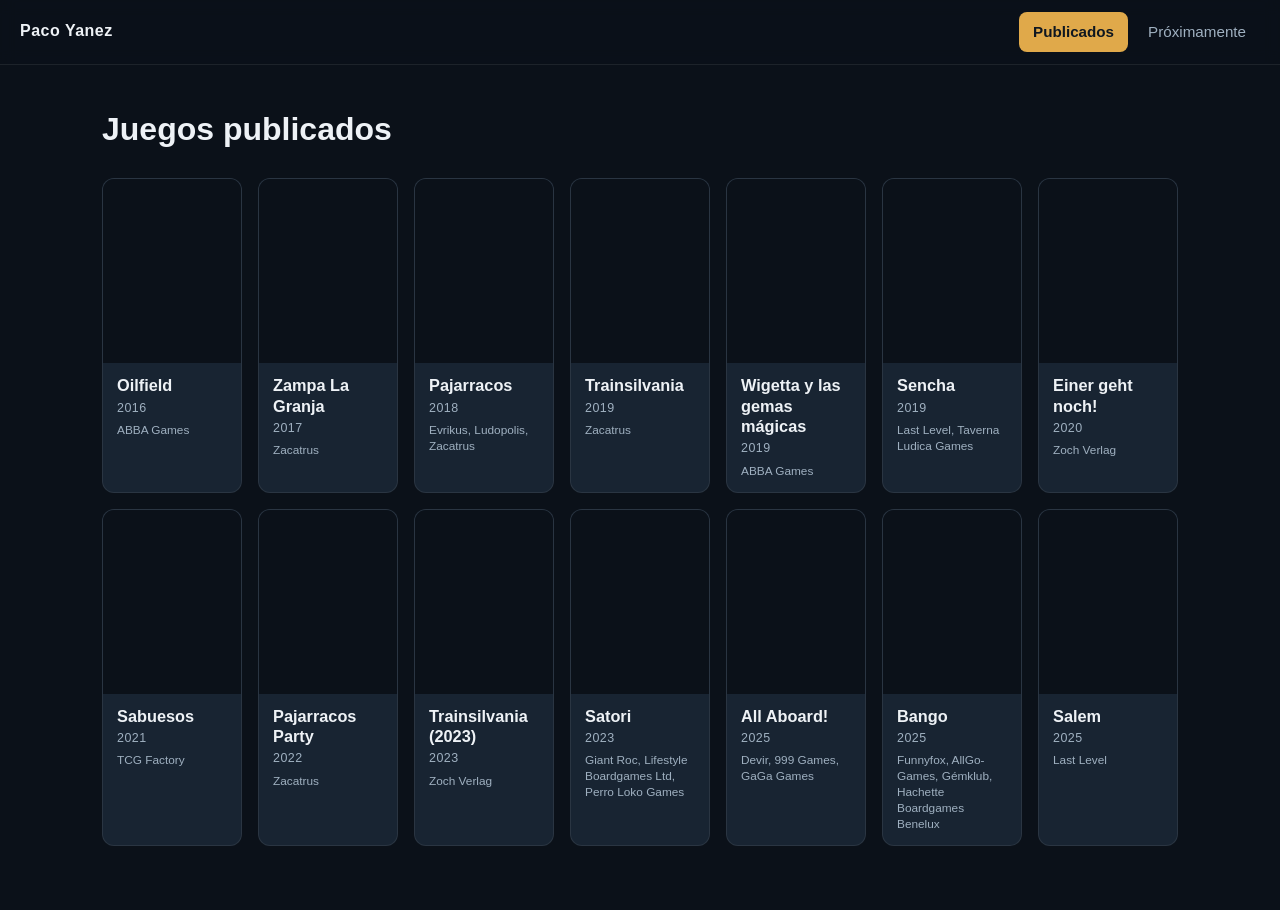
<file: index.html>
<!DOCTYPE html>
<html lang="es">
<head>
<meta charset="utf-8">
<meta name="viewport" content="width=device-width, initial-scale=1">
<title>Paco Yanez — Juegos publicados</title>
<meta name="description" content="Juegos de mesa publicados diseñados por Paco Yanez.">
<link rel="stylesheet" href="assets/styles.css">
<link rel="manifest" href="manifest.webmanifest">
<meta name="theme-color" content="#0f1720">
<link rel="apple-touch-icon" href="icons/icon-192.png">
<script>if('serviceWorker' in navigator){window.addEventListener('load',function(){navigator.serviceWorker.register('sw.js');});}</script>
</head>
<body>
<nav class="py-nav">
  <span class="brand">Paco Yanez</span>
  <a href="index.html" class="active">Publicados</a>
  <a href="proximamente.html">Próximamente</a>
 <!-- <a href="desarrollo.html">En desarrollo</a> -->
 
</nav>
<main class="py-wrap">
  <h1>Juegos publicados</h1>
 <!-- <p class="py-lead">Diseñador de juegos de mesa afincado en Madrid. Haz clic en cualquier juego para ver su ficha y fotos.</p> -->
  <div id="app"></div>
</main>
<script src="assets/data.js"></script>
<script src="assets/catalog.js"></script>
<script>initCatalog({category:"pub", mount:"#app"});</script>
</body>
</html>
</file>
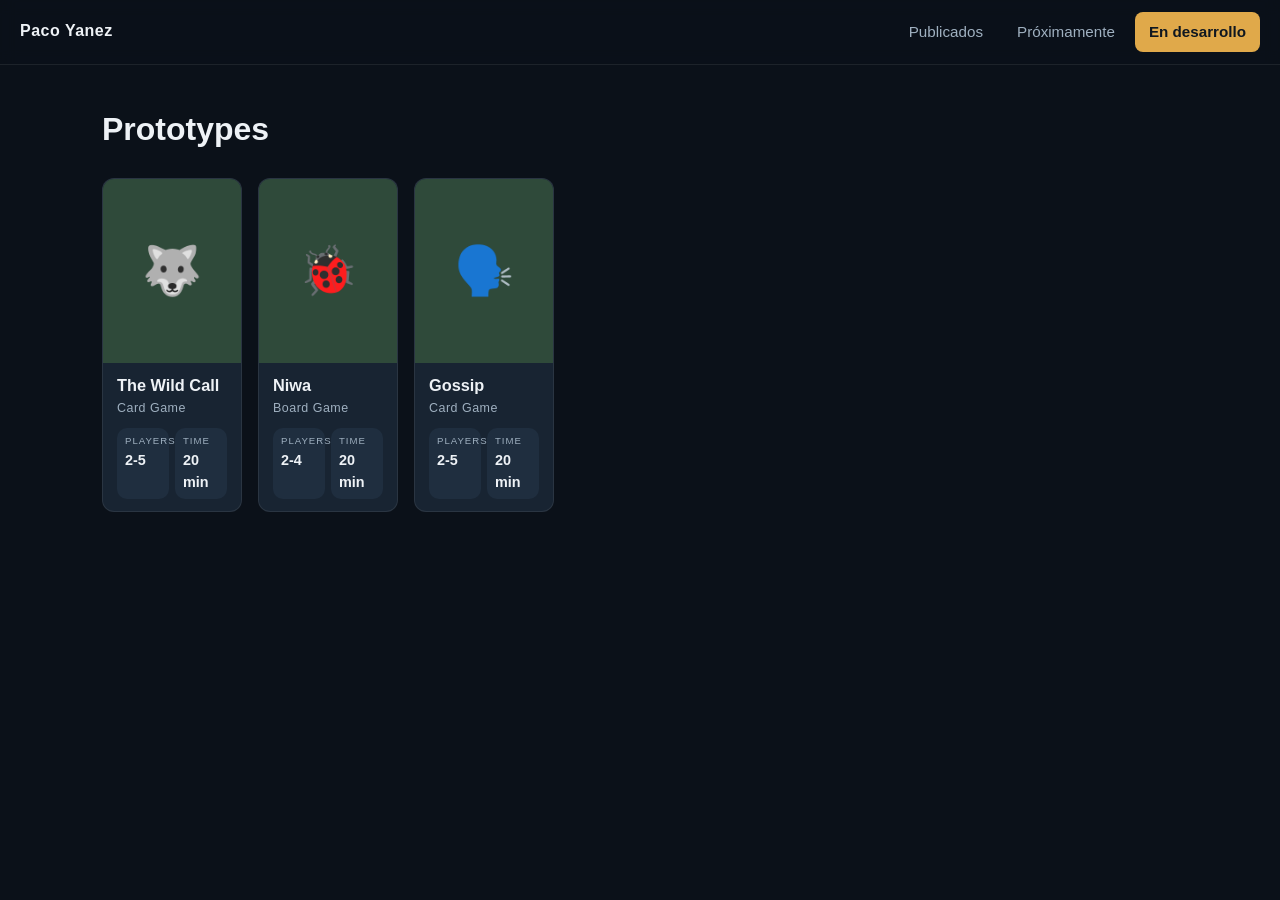
<file: desarrollo.html>
<!DOCTYPE html>
<html lang="es">
<head>
<meta charset="utf-8">
<meta name="viewport" content="width=device-width, initial-scale=1">
<title>Paco Yanez — En desarrollo</title>
<meta name="description" content="Prototipos jugables en desarrollo de Paco Yanez.">
<link rel="stylesheet" href="assets/styles.css">
</head>
<body>
<nav class="py-nav">
  <span class="brand">Paco Yanez</span>
  <a href="index.html">Publicados</a>
  <a href="proximamente.html">Próximamente</a>
  <a href="desarrollo.html" class="active">En desarrollo</a>
</nav>
<main class="py-wrap">
  <h1>Prototypes</h1>
  <!-- <p class="py-lead">Prototipos jugables en los que estoy trabajando. Pulsa Jugar para abrirlos a pantalla completa.</p> -->
  <div id="app"></div>
</main>
<script src="assets/data.js"></script>
<script src="assets/dev.js"></script>
<script>initDev({mount:"#app"});</script>
</body>
</html>
</file>
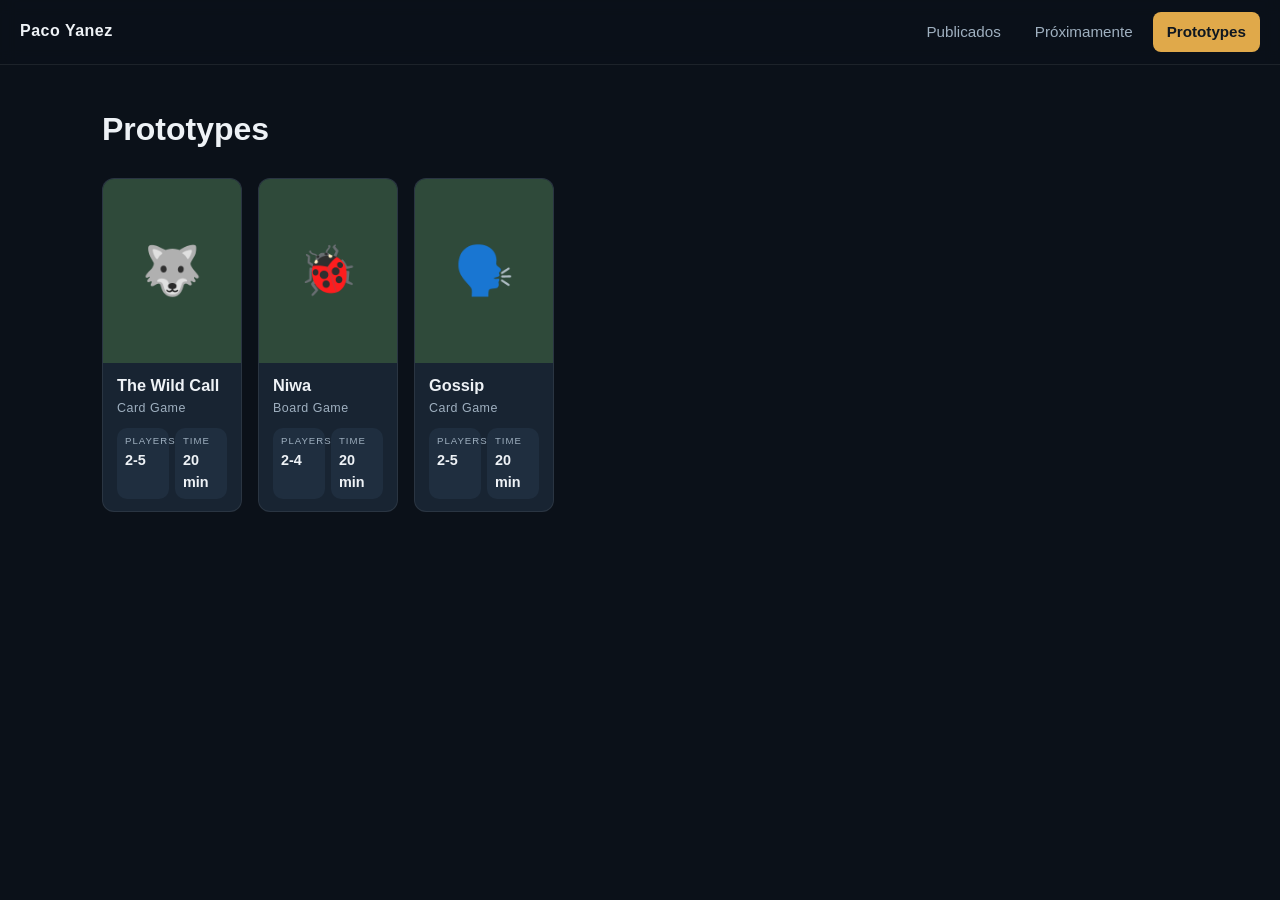
<file: protos.html>
<!DOCTYPE html>
<html lang="es">
<head>
<meta charset="utf-8">
<meta name="viewport" content="width=device-width, initial-scale=1">
<title>Paco Yanez — Prototypes</title>
<meta name="description" content="Prototipos jugables de Paco Yanez.">
<link rel="stylesheet" href="assets/styles.css">
<link rel="manifest" href="manifest.webmanifest">
<meta name="theme-color" content="#0f1720">
<link rel="apple-touch-icon" href="icons/icon-192.png">
<script>if('serviceWorker' in navigator){window.addEventListener('load',function(){navigator.serviceWorker.register('sw.js');});}</script>
</head>
<body>
<nav class="py-nav">
  <span class="brand">Paco Yanez</span>
  <a href="index.html">Publicados</a>
  <a href="proximamente.html">Próximamente</a>
  <a href="protos.html" class="active">Prototypes</a>
</nav>
<main class="py-wrap">
  <h1>Prototypes</h1>
  <div id="app"></div>
</main>
<script src="assets/data.js"></script>
<script src="assets/dev.js"></script>
<script>initDev({mount:"#app"});</script>
</body>
</html>
</file>
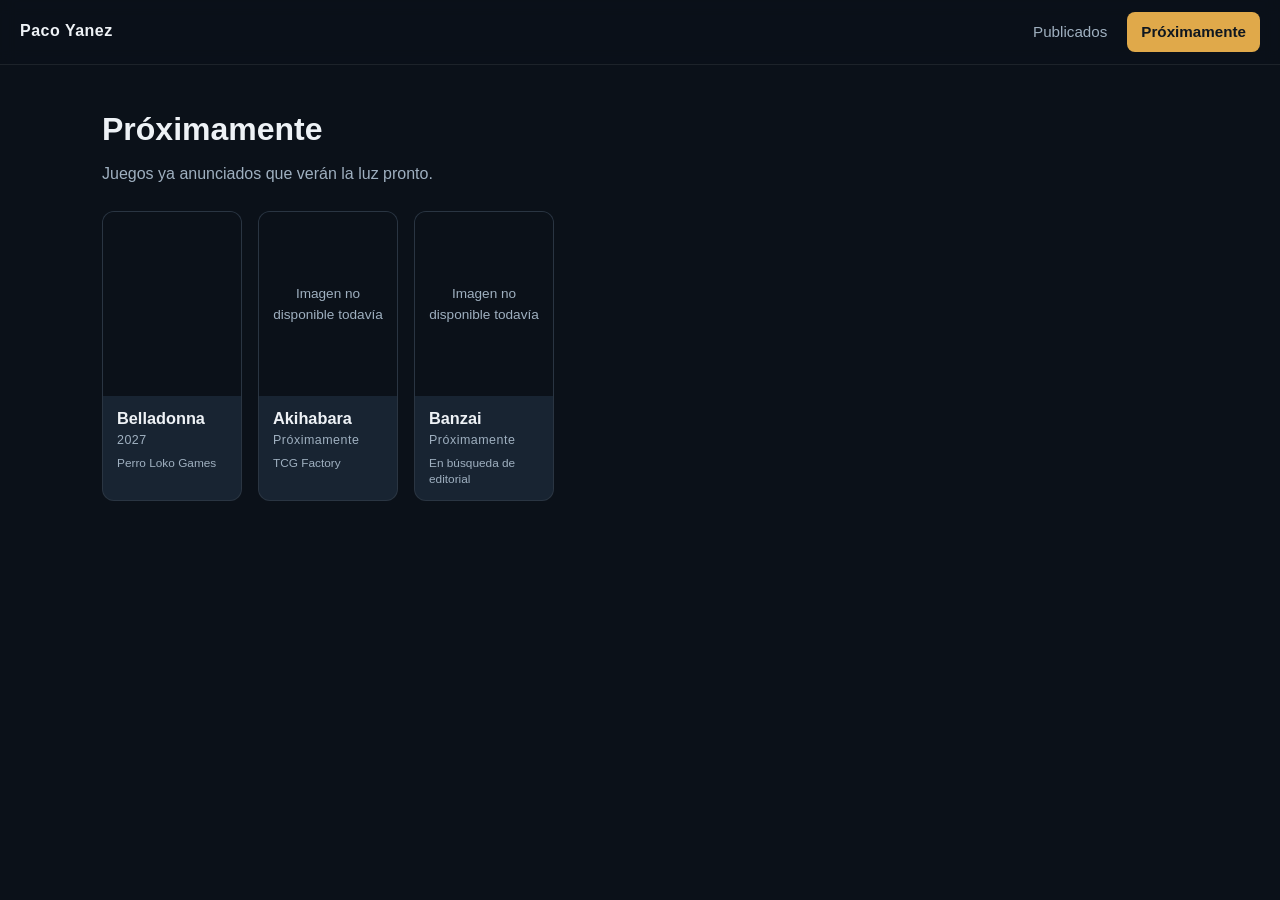
<file: proximamente.html>
<!DOCTYPE html>
<html lang="es">
<head>
<meta charset="utf-8">
<meta name="viewport" content="width=device-width, initial-scale=1">
<title>Paco Yanez — Próximamente</title>
<meta name="description" content="Próximos juegos de mesa de Paco Yanez.">
<link rel="stylesheet" href="assets/styles.css">
<link rel="manifest" href="manifest.webmanifest">
<meta name="theme-color" content="#0f1720">
<link rel="apple-touch-icon" href="icons/icon-192.png">
<script>if('serviceWorker' in navigator){window.addEventListener('load',function(){navigator.serviceWorker.register('sw.js');});}</script>
</head>
<body>
<nav class="py-nav">
  <span class="brand">Paco Yanez</span>
  <a href="index.html">Publicados</a>
  <a href="proximamente.html" class="active">Próximamente</a>
 <!-- <a href="protos.html">En desarrollo</a>-->
</nav>
<main class="py-wrap">
  <h1>Próximamente</h1>
  <p class="py-lead">Juegos ya anunciados que verán la luz pronto.</p>
  <div id="app"></div>
</main>
<script src="assets/data.js"></script>
<script src="assets/catalog.js"></script>
<script>initCatalog({category:"soon", mount:"#app"});</script>
</body>
</html>
</file>
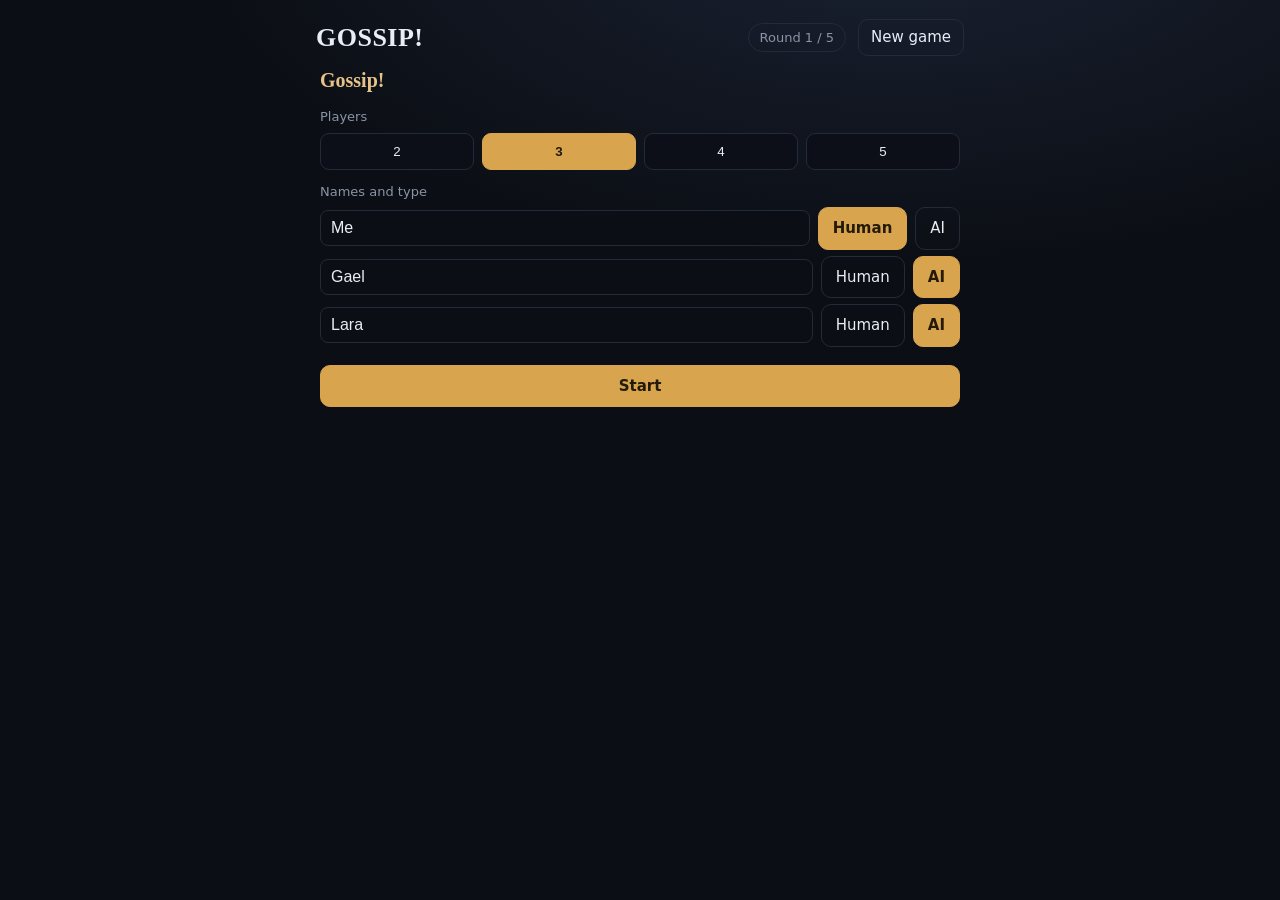
<file: dev/Gossip/Gossip.html>
<!DOCTYPE html>
<html lang="en">
<head>
<meta charset="utf-8">
<meta name="viewport" content="width=device-width, initial-scale=1.0">
<title>GOSSIP!</title>
<style>
  :root{--ink:#0b0e14;--panel:#121722;--panel-2:#0c0f17;--line:#232b3a;--text:#e8edf6;--muted:#8a94a7;--gold:#d8a44e;--gold-soft:#e6c489;--ok:#59c07b;--danger:#e5484d;--danger-soft:#ff8a6a}
  *{box-sizing:border-box}
  html{-webkit-text-size-adjust:100%;text-size-adjust:100%}
  html,body{margin:0;height:100%}
  body{background:radial-gradient(1200px 600px at 70% -10%,#1a2233 0%,transparent 60%),var(--ink);color:var(--text);font:15px/1.5 system-ui,-apple-system,Segoe UI,Roboto,sans-serif;-webkit-font-smoothing:antialiased;overflow-x:hidden}
  h1,h2,h3{font-family:Georgia,"Times New Roman",serif;font-weight:600;margin:0}
  .wrap{max-width:680px;margin:0 auto;padding:18px 16px 60px}
  .inpanel{display:flex;justify-content:center;width:100%}
  .inpanel .modal{background:transparent;border:none;box-shadow:none;padding:0;max-width:640px;width:100%}
  .topbar{display:flex;align-items:center;gap:12px;flex-wrap:wrap;margin-bottom:8px}
  .topbar h1{font-size:26px;letter-spacing:.5px}
  .sub{color:var(--muted);font-size:13px}
  .spacer{flex:1}
  .pill{font-size:13px;color:var(--muted);border:1px solid var(--line);border-radius:999px;padding:4px 11px;white-space:nowrap}
  .pill b{color:var(--text)}
  .pill.toggle{cursor:pointer;user-select:none}
  .pill.toggle.on{border-color:var(--gold);color:var(--gold-soft)}
  .pill.toggle .dot{display:inline-block;width:7px;height:7px;border-radius:50%;background:var(--muted);margin-right:6px}
  .pill.toggle.on .dot{background:var(--gold)}
  .premios{display:flex;gap:4px;flex-wrap:wrap;margin-top:4px}
  .tok{display:inline-flex;align-items:center;gap:2px;font-size:12px;background:var(--panel);border:1px solid var(--line);border-radius:6px;padding:1px 5px}
  .tok .n{font-size:10px;color:var(--gold-soft);font-weight:700}
  .btn{background:var(--panel);border:1px solid var(--line);color:var(--text);border-radius:10px;padding:9px 14px;font:inherit;cursor:pointer;transition:.12s}
  .btn:hover{border-color:#3a4658}
  .btn.primary{background:var(--gold);color:#241a08;border-color:var(--gold);font-weight:700}
  .btn.ghost{background:transparent}
  .btn.sm{padding:5px 9px;font-size:12.5px}
  .btn:disabled{opacity:.4;cursor:not-allowed}
  .card{background:var(--panel);border:1px solid var(--line);border-radius:16px;padding:16px;margin-top:14px}
  .card h2{font-size:15px;letter-spacing:.3px;color:var(--gold-soft);margin-bottom:6px;text-transform:uppercase;font-family:system-ui;font-weight:700}
  .note{color:var(--muted);font-size:12px;margin-bottom:12px;line-height:1.45}
  .market{display:flex;gap:8px;width:100%}
  .mcol{flex:1 1 0;min-width:0;display:flex;flex-direction:column;align-items:center;gap:5px;padding:10px 4px;border-radius:10px;background:var(--panel-2);border:1px solid var(--line)}
  .mcol .em{font-size:26px;line-height:1}
  .demand{font-family:Georgia,serif;font-weight:700;font-size:22px}
  .demand.zero{color:#3a4356}
  .cubes{display:flex;flex-wrap:wrap;gap:2px;justify-content:center;max-width:52px;min-height:8px}
  .cube{width:8px;height:8px;border-radius:2px}
  .cname{font-size:10px;color:var(--muted);text-align:center;white-space:nowrap;overflow:hidden;text-overflow:ellipsis;width:100%}
  .price{font-size:10px;color:var(--gold-soft)}
  .dice{display:flex;gap:10px;flex-wrap:wrap;align-items:center;margin:6px 0 10px}
  .die{width:44px;height:44px;border-radius:10px;display:flex;align-items:center;justify-content:center;font-size:23px;border:2px solid rgba(255,255,255,.25);box-shadow:0 3px 8px rgba(0,0,0,.4)}
  .die.dim{opacity:.3}
  .die.sel{outline:3px solid var(--gold);outline-offset:2px;transform:scale(1.06)}
  .die.pick{cursor:pointer}
  .die.pick:hover{transform:scale(1.08);box-shadow:0 4px 12px rgba(216,164,78,.35)}
  .prompt{color:var(--muted);font-size:13.5px;margin:6px 0}
  .row{display:flex;gap:8px;flex-wrap:wrap;align-items:center;margin-top:8px}
  .assign{display:flex;align-items:center;gap:8px;flex-wrap:wrap;margin:6px 0;padding:7px 9px;border:1px solid var(--line);border-radius:10px;background:var(--panel-2)}
  .assign .lbl{font-weight:700;min-width:120px}
  .zonechips{display:flex;gap:6px;flex-wrap:wrap;margin-top:4px}
  .chip{display:inline-flex;align-items:center;gap:4px;border:1px solid var(--gold);border-radius:8px;padding:2px 8px;font-size:13px;background:var(--panel-2)}
  .players{display:grid;grid-template-columns:1fr 1fr;gap:10px}
  .pl{border:1px solid var(--line);border-radius:12px;padding:10px;background:var(--panel-2)}
  .pl.active{border-color:var(--gold);box-shadow:0 0 0 1px var(--gold)}
  .phead{display:flex;align-items:center;gap:8px}
  .pname{font-weight:700}
  .tag2{font-size:10px;color:var(--muted);border:1px solid var(--line);border-radius:6px;padding:1px 6px}
  .score{margin-left:auto;font-family:Georgia,serif;font-size:20px;color:var(--gold-soft)}
  .log{height:220px;overflow:auto;font-size:12.5px;line-height:1.5;border:1px solid var(--line);border-radius:10px;padding:10px;background:var(--panel-2)}
  .log .l{padding:2px 0;border-bottom:1px solid rgba(255,255,255,.03)}
  .log .head{color:var(--gold-soft)}.log .boom{color:var(--danger-soft)}.log .gold{color:var(--gold-soft)}
  .grid2{display:grid;grid-template-columns:1fr;gap:16px;align-items:start}
  @media(max-width:900px){.grid2{grid-template-columns:1fr}}
  @media(max-width:560px){.players{grid-template-columns:1fr}.die{width:40px;height:40px;font-size:20px}.mcol .em{font-size:22px}.card{padding:12px}.assign .lbl{min-width:auto}}
  .apbox{border:1px solid var(--gold);border-radius:10px;padding:8px 10px;background:rgba(216,164,78,.06)}
  .apbox .aphead{font-size:11px;letter-spacing:.3px;color:var(--gold-soft);text-transform:uppercase;font-weight:700;margin-bottom:6px}
  .apbox .aprow{display:flex;gap:6px;flex-wrap:wrap}
  .apbox .apchip{display:inline-flex;align-items:center;gap:5px;border:1px solid var(--line);border-radius:8px;padding:3px 9px;font-size:14px;background:var(--panel-2)}
  .apbox .apchip .q{font-family:Georgia,serif;font-weight:700}
  .apbox .apchip .sell{color:var(--ok);font-size:12px}
  .apbox .apchip .over{color:var(--danger-soft);font-size:12px}
  .apbox .empty{color:var(--muted);font-size:12.5px}
  .modal{background:var(--panel);border:1px solid var(--line);border-radius:16px;padding:20px;max-width:470px;width:100%}
  .field{margin:12px 0}
  .field label{display:block;font-size:13px;color:var(--muted);margin-bottom:6px}
  .segbtns{display:flex;gap:8px;flex-wrap:wrap}
  .segbtns button{flex:1;min-width:52px;background:var(--panel-2);border:1px solid var(--line);color:var(--text);border-radius:9px;padding:10px;cursor:pointer}
  .segbtns button.on{background:var(--gold);color:#241a08;border-color:var(--gold);font-weight:700}
  input.txt{background:#0b0e14;border:1px solid var(--line);color:var(--text);border-radius:8px;padding:8px 10px;font-size:16px}

  /* ===== PANEL DE VENTA ===== */
  .sale{display:flex;flex-direction:column;gap:8px}
  .sline{display:flex;align-items:center;gap:10px;flex-wrap:wrap;background:var(--panel-2);border:1px solid var(--line);border-radius:10px;padding:8px 10px}
  .sline .sname{font-size:12px;color:var(--muted);width:150px}
  @media(max-width:520px){.sline .sname{width:auto;min-width:78px}}
  .sline .sname b{color:var(--text);font-size:13px}
  .sphotos{display:flex;gap:6px;flex-wrap:wrap}
  .sph{position:relative;width:44px;display:flex;flex-direction:column;align-items:center;gap:2px}
  .sph .pic{width:40px;height:40px;border-radius:8px;display:flex;align-items:center;justify-content:center;font-size:22px;border:1px solid rgba(0,0,0,.4)}
  .sph .pv{font:700 12px/1 system-ui,sans-serif;color:var(--text)}
  .sph.best .pic{box-shadow:0 0 0 3px var(--gold),0 0 12px rgba(216,164,78,.7)}
  .sph.best .pv{color:var(--gold-soft)}
  .sph .tipbadge{position:absolute;top:-8px;right:-8px;background:var(--gold);color:#241a08;font:800 9px/1 system-ui;border-radius:8px;padding:2px 4px;white-space:nowrap}
  .sph.used .pic{box-shadow:0 0 0 3px var(--ok)}
  .sph.used .pv{color:var(--ok)}
  .sline .stot{margin-left:auto;font:700 16px Georgia,serif;color:var(--ok)}
  .sline .sextra{font-size:11px;color:var(--gold-soft)}
  .salehint{font-size:12.5px;color:var(--muted);line-height:1.45}
  .salehint b{color:var(--gold-soft)}
  .saletotal{font-size:14px}
  /* ===== TABLOID (diseño físico) ===== */
  .tabloid{display:flex;gap:8px;width:100%}
  .tcol{flex:1 1 0;min-width:0;display:flex;flex-direction:column;gap:4px}
  .trum{display:flex;height:40px}
  .trum>div{flex:1 1 0;min-width:0;display:flex;flex-wrap:wrap;align-content:flex-end;justify-content:center;gap:2px;padding:0 2px}
  .rdie{width:17px;height:17px;border-radius:4px;display:flex;align-items:center;justify-content:center;font-size:10px;border:1px solid rgba(0,0,0,.4)}
  .tcard{position:relative;display:flex;background:#fff;border:2px solid #2b2f5e;border-radius:10px;overflow:hidden}
  .track{flex:1 1 0;min-width:0;display:flex;flex-direction:column;border-right:1px solid #c9cde6}
  .track:last-child{border-right:none}
  .thead{height:34px;display:flex;flex-direction:column;align-items:center;justify-content:center;gap:1px;border-bottom:1px solid #2b2f5e}
  .thead .te{font-size:15px;line-height:1}
  .thead .tn{font-size:8px;font-weight:700;line-height:1;white-space:nowrap;overflow:hidden;text-overflow:ellipsis;max-width:100%;padding:0 2px}
  .tbody{position:relative;height:calc(6 * var(--R) + var(--B))}
  .tabloid{--R:40px;--B:40px}
  .trow{height:var(--R);border-bottom:1px solid #9aa3d6}
  .tbase{height:var(--B);background:#3d3d3f}
  .tmid{position:absolute;left:50%;top:34px;height:calc(6 * var(--R));width:0;z-index:1}
  .trod{position:absolute;left:0;top:0;bottom:0;width:2px;margin-left:-1px;background:#9a9a9a}
  .tval{position:absolute;left:0;width:15px;height:15px;margin:-7.5px 0 0 -7.5px;border-radius:50%;border:1px solid #444;
        font:700 9px/13px system-ui,sans-serif;color:#222;text-align:center;z-index:1}
  .tval.v3{background:#e5484d}.tval.v2{background:#f2a33a}.tval.v1{background:#e8a3ad}
  .fire{position:absolute;left:50%;width:28px;height:28px;margin:-14px 0 0 -14px;border-radius:50%;background:#bdb8b6;
        border:1px solid #8b8583;display:flex;align-items:center;justify-content:center;font-size:16px;z-index:2;
        box-shadow:0 1px 3px rgba(0,0,0,.45);transition:top .35s ease}
  @media(max-width:520px){.tabloid{--R:36px;--B:36px;gap:5px}.thead .tn{font-size:7px}}

  /* ===== TABLERO DE JUGADOR ===== */
  .pboard{background:#fff;color:#1a1a2e;border:2px solid #2b2f5e;border-radius:12px;padding:8px 9px 9px}
  .pboard.active{box-shadow:0 0 0 3px var(--gold)}
  .pbtop{display:flex;align-items:center;gap:6px}
  .pbtop .pbn{font-weight:800;font-size:14px}
  .pbtop .pbt{font-size:9px;color:#666;border:1px solid #ccc;border-radius:5px;padding:0 5px}
  .pbtop .pbs{margin-left:auto;font-family:Georgia,serif;font-size:22px;font-weight:700;color:#b8862e}
  .beat{width:20px;height:20px;border-radius:5px;display:inline-flex;align-items:center;justify-content:center;font-size:12px;border:1px solid #444}
  .tips{font-size:11px;color:#8a5a00;background:#f6ecd6;border:1px solid #e0c98f;border-radius:6px;padding:0 5px}
  .camzone{position:relative;margin-top:7px;min-height:136px;border:1px dashed #c9cde6;border-radius:8px;overflow:hidden;
           background-color:#fbf8f0;background-image:radial-gradient(#e7c56a 1.1px,transparent 1.3px);background-size:11px 11px}
  .camzone .cam{position:absolute;inset:0;display:flex;align-items:center;justify-content:center;font-size:64px;opacity:.22;filter:grayscale(.4)}
  .camzone .cdice{position:relative;display:grid;grid-template-columns:repeat(3,57px);grid-auto-rows:57px;gap:8px;justify-content:center;align-content:center;min-height:136px;padding:8px}
  .pdie{width:57px;height:57px;border-radius:11px;display:flex;align-items:center;justify-content:center;font-size:32px;border:1px solid rgba(0,0,0,.35);box-shadow:0 1px 2px rgba(0,0,0,.3)}
  .camzone .cval{position:absolute;right:5px;bottom:3px;font-size:10px;font-weight:700;color:#2f7d46;background:rgba(255,255,255,.85);border-radius:4px;padding:0 4px}
  .awards{display:grid;grid-template-columns:repeat(3,1fr);gap:5px;margin-top:7px}
  .aw{height:30px;border-radius:6px;display:flex;align-items:center;justify-content:center;gap:1px;font-size:13px}
  .aw.empty{border:1px dashed}
  .aw.empty span{opacity:.3;filter:grayscale(1)}
  .aw.full{border:1px solid #444;box-shadow:inset 0 0 0 2px rgba(255,255,255,.25)}
  .aw .ce{font-size:10px}
  .awscale{display:flex;justify-content:space-between;margin-top:6px;font-size:9px;color:#555}
  .awscale div{text-align:center;flex:1}
  .awscale b{display:inline-block;width:15px;height:15px;line-height:13px;border:1px solid #444;border-radius:50%;font-size:9px;color:#222;background:#f0ece4}
  .awscale .vp{color:#e5484d;font-weight:700;display:block}
  .awscale div.on b{background:#d8a44e}
</style>
</head>
<body>
<div class="wrap">
  <div class="topbar">
    <h1>GOSSIP!</h1>
    <span class="sub"></span>
    <span class="spacer"></span>
    <span class="pill" id="roundPill">Round 1 / 5</span>
    <button class="btn ghost" id="newBtn" style="padding:6px 12px">New game</button>
  </div>

  <div class="inpanel" id="setup">
    <div class="modal">
      <h2 style="font-size:20px;color:var(--gold-soft);margin-bottom:4px">Gossip!</h2>
      <div class="field"><label>Players</label><div class="segbtns" id="segN"></div></div>
      <div class="field" id="namesWrap"></div>
      <button class="btn primary" id="startBtn" style="width:100%;margin-top:6px">Start</button>
    </div>
  </div>

  <div id="gameRoot" style="display:none">
    <div class="grid2">
      <div>
        <div class="card">
          <h2>Tabloid</h2>
          <div class="tabloid" id="market"></div>
          <div id="exclusivasBox" style="margin-top:12px"></div>
        </div>
        <div class="card">
          <h2 id="turnTitle">Your turn</h2>
          <div id="action"></div>
        </div>
        <div class="card">
          <h2>Players</h2>
          <div class="players" id="players"></div>
        </div>
      </div>
    </div>
  </div>
</div>

<script>
const COLORS=[
  {id:'rosa',name:'Rockstar',em:'🎸',color:'#e5484d',ink:'#fff'},
  {id:'acia',name:'Magnate',em:'💎',color:'#3e2723',ink:'#fff'},
  {id:'gira',name:'Athlete',em:'⚽',color:'#2fa84f',ink:'#241a08'},
  {id:'tuli',name:'Actor',em:'🎬',color:'#f2b705',ink:'#241a08'},
  {id:'lav',name:'Royal',em:'👑',color:'#7b6cf6',ink:'#fff'},
  {id:'marg',name:'Supermodel',em:'👠',color:'#e8e0d0',ink:'#241a08'},
];
const CM=Object.fromEntries(COLORS.map(c=>[c.id,c]));
const NDICE=6;
const PRICE_TABLE=[1,1,2,2,3,3]; // precio por posición 1..6 en la pila de hype
let S=null;

function priceAt(pos){ return PRICE_TABLE[pos-1] ?? 3; }
// valor de vender "s" unidades cuando la hype acumulada es "d" (se consumen las posiciones más altas primero)
function sellValue(d,s){
  d=Math.max(0,Math.min(6,d)); s=Math.max(0,Math.min(d,s));
  let v=0; for(let i=d-s+1;i<=d;i++) v+=priceAt(i);
  return v;
}
function stackValue(d){ return sellValue(d,d); } // valor total si se vendiera toda la hype actual

function rndColor(){return COLORS[Math.floor(Math.random()*6)].id;}
function log(html,cls){S.log.unshift({html,cls:cls||''});}
function curP(){return S.players[S.cur];}
function emptyMap(v){const m={};COLORS.forEach(c=>m[c.id]=v);return m;}
function zoneColors(){return COLORS.filter(c=>S.turnZone[c.id]>0).map(c=>c.id);}

// añade 1 unidad de hype a rumores; si llega a 7, estalla ese color (se vacía)
function bankAdd(color){
  S.bank[color]++;
  if(S.bank[color]>=7){
    S.bank[color]=0;
    log(`💥💐 El hype de ${CM[color].em} ${CM[color].name} <b>saturación mediática</b> (llegó a 7): el público está harto, el hype se desploma.`,'boom');
    return true;
  }
  return false;
}

function newGame(cfg){
  S={players:cfg.players.map(p=>({name:p.name,isAI:p.isAI,score:0,premios:emptyMap(0),saleHistory:[],dTokens:0,orangeTokens:0,expertColor:null,secretColor:null,hypeBonus:0})),
     cur:0,bank:emptyMap(0),round:1,rounds:cfg.rounds,turnsPlayed:0,
     phase:'turnstart',dice:[],turnZone:emptyMap(0),log:[],over:false,selColor:null,lastSale:null,
     setsMode:(cfg.setsMode||null),compMode:!!cfg.compMode,preCommit:false,nDice:cfg.nDice||6,orangeAward:!!cfg.orangeAward,hypeBonusMode:cfg.hypeBonusMode||'secret'};
  // Assign expert colors (unique per player, visible)
  const availColors=COLORS.map(c=>c.id);
  for(let i=availColors.length-1;i>0;i--){const j=Math.floor(Math.random()*(i+1));[availColors[i],availColors[j]]=[availColors[j],availColors[i]];}
  S.players.forEach((p,i)=>{p.expertColor=availColors[i%availColors.length];});
  // Hype bonus color: depends on mode
  if(S.hypeBonusMode==='secret'){
    S.players.forEach(p=>{
      const pool=COLORS.map(c=>c.id).filter(c=>c!==p.expertColor);
      p.secretColor=pool[Math.floor(Math.random()*pool.length)];
    });
  } else if(S.hypeBonusMode==='expert'){
    S.players.forEach(p=>{p.secretColor=p.expertColor;});
  }
  // 'none' mode: secretColor stays null, no bonus
  log('Colores expertos: '+S.players.map(p=>p.name+' '+CM[p.expertColor].em).join(' · '),'head');
  const seed=[];for(let i=0;i<S.nDice;i++){const c=rndColor();bankAdd(c);seed.push(CM[c].em);}
  const setsLabel=S.setsMode?`set collection activo (mínimo ${S.setsMode})`:'set collection desactivado';
  const compLabel=S.compMode?'Top Tip activado':'Top Tip desactivado';
  log(`Nueva partida · ${S.players.length} jugadores · ${S.rounds} rondas · ${setsLabel} · ${compLabel}.`,'head');
  log(`Prensa del corazón: los tabloides arrancan con hype inicial ${seed.join(' ')}.`,'');
  startTurn();return S;
}
const SCALE_A={2:1,3:2,4:4,5:7,6:10};
const SCALE_B={2:1,3:3,4:6,5:10,6:15};
let SET_POINTS=SCALE_B;   // por defecto escala A
function setScore(premios,oc){return setScoreWith(premios,SET_POINTS,oc);}
function biggestSetSize(premios,orangeCount){
  const counts=COLORS.map(c=>premios[c.id]||0);
  let distinct=counts.filter(n=>n>0).length;
  if((orangeCount||0)>0&&distinct<6)distinct++;
  return distinct;
}
function setScoreWith(premios,scale,orangeCount){
  const counts=COLORS.map(c=>premios[c.id]||0);
  let oLeft=orangeCount||0;
  let total=0;
  while(true){
    let distinct=counts.filter(n=>n>0).length;
    if(oLeft>0&&distinct<6){distinct++;oLeft--;}
    if(distinct<2)break;
    total+=(scale[distinct]||0);
    counts.forEach((n,i)=>{if(n>0)counts[i]--;});
  }
  return total;
}

/* turno */
function startTurn(){
  S.turnZone=emptyMap(0);S.dice=[];S.selColor=null;S.dActivated=0;S.turnRumor=[];S.photoSeq=[];
  // Si todos los tracks de hype estan en 0, re-siembra el mercado (igual que al inicio de la partida)
  const allEmpty=COLORS.every(c=>S.bank[c.id]===0);
  if(allEmpty){
    const seed=[];for(let i=0;i<S.nDice;i++){const c=rndColor();bankAdd(c);seed.push(CM[c].em);}
    log('El mercado estaba vacio: se resiembra el hype → '+seed.join(' '),'head');
  }
  S.phase='preroll';render();if(curP().isAI)setTimeout(aiRoll,450);
}
function rollFresh(){
  S.dice=[]; for(let i=0;i<S.nDice;i++)S.dice.push(rndColor());
  if(new Set(S.dice).size===1){
    // BOMBSHELL: +1 Press Award de ese famoso y se vuelven a tirar todos los dados; el turno continua
    const col=S.dice[0];const p=curP();
    const gotAward=!(p.premios[col]>0); if(gotAward)p.premios[col]=1;
    log('<b>BOMBSHELL!</b> '+p.name+' saca '+S.nDice+'x '+CM[col].em+' '+CM[col].name+' en su primera tirada: '+(gotAward?'<b>+1 Press Award</b>':'(ya tenía ese Press Award)')+' y vuelve a tirar todos los dados.','gold');
    S.dice=[]; for(let i=0;i<S.nDice;i++)S.dice.push(rndColor());
  }
  afterRoll();
}
function rerollRemaining(){ S.dice=S.dice.map(()=>rndColor()); afterRoll(); }
function afterRoll(){
  const present=[...new Set(S.dice)];
  const usable=present.filter(c=>S.turnZone[c]===0);
  if(usable.length===0){ bust(); return; }
  // check if any usable color can actually be photographed (hype >= dice count)
  const canPhotoAny=usable.some(c=>{const cnt=S.dice.filter(d=>d===c).length;return S.bank[c]>0&&cnt<=(S.bank[c]-S.turnZone[c]);});
  if(!canPhotoAny){
    // can still rumor, so go to assign (Photo will be disabled, only Rumor available)
  }
  S.selColor=null; S.phase='assign'; render();
  if(curP().isAI)setTimeout(aiAssign,450);
}
function separateColor(color,toZone){
  const count=S.dice.filter(c=>c===color).length; if(count===0)return;
  toZone=Math.max(0,Math.min(count,toZone)); const toBank=count-toZone;
  if(toZone>0)S.turnZone[color]+=toZone;
  for(let i=0;i<toZone;i++)(S.photoSeq=S.photoSeq||[]).push(color);
  for(let i=0;i<toBank;i++){ bankAdd(color); (S.turnRumor=S.turnRumor||[]).push(color); }
  S.dice=S.dice.filter(c=>c!==color);
  log(`${curP().name}: ${CM[color].em} → ${toZone} a exclusivas · ${toBank} a rumores (quedan ${S.dice.length} en juego).`,'');
  if(S.dice.length===0){ plant(); return; }
  S.phase='decide'; render();
  if(curP().isAI)setTimeout(aiDecide,450);
}
function bust(){
  // RULE E: only photos leak to hype (dice in play are discarded)
  const leaked={};COLORS.forEach(c=>{if(S.turnZone[c.id]>0){for(let i=0;i<S.turnZone[c.id];i++)bankAdd(c.id);leaked[c.id]=S.turnZone[c.id];}});
  const leakTxt=Object.keys(leaked).map(c=>`${leaked[c]}${CM[c].em}`).join(' ')||'—';
  log(`💥 ${curP().name}: en juego solo salen famosos ya fotografiados → <b>¡te descubren!</b> Pierde sus fotos. Las fotos se filtran como rumores (${leakTxt||'—'}) alimentan los rumores.`,'boom');
  if(S.compMode){
    if(S.dActivated>0){log(`${curP().name} pierde ${S.dActivated} 🔥×2 comprometido(s).`,'boom');}
    S.dActivated=0;
    if(true){curP().dTokens++;log(`${curP().name} recibe un <b>Top Tip</b> (tiene ${curP().dTokens}/3).`,'gold');}
  }
  S.phase='busted';render();
  if(curP().isAI)setTimeout(endTurn,700);
}
function plant(){
  const p=curP();let gained=0,penalty=0;const parts=[];const premiosWon=[];
  const threshold=S.setsMode||0;
  zoneColors().forEach(c=>{
    const stock=S.turnZone[c],demand=S.bank[c];
    const sold=Math.min(stock,demand);
    let value=sellValue(demand,sold);
    const isExpert=(c===p.expertColor);
    if(isExpert&&value>0){value*=2;}
    const photos=[];for(let j=0;j<sold;j++)photos.push(priceAt(demand-j)*(isExpert?2:1));
    const top=photos.length?photos[0]:0; // la foto que mas vale (la primera que se vende)
    if(sold>0){gained+=value;S.bank[c]-=sold;}
    const left=stock-sold;
    if(left>0)penalty+=left;
    let premioGained=false;
    if(threshold>0&&sold>=threshold&&!(p.premios[c]>0)){premioGained=true;premiosWon.push(c);}
    if(sold>0||left>0)parts.push({id:c,sold,left,value,top,photos,premioGained,isExpert,doubled:false});
  });
  let net=gained-penalty;
  log(`<b>${p.name}</b> se planta y publica sus exclusivas: +${gained}${penalty?` · −${penalty} sin hype (sin comprador)`:''} = <b>${net>=0?'+':''}${net}</b>.`,'gold');
  if(premiosWon.length) log(`<b>${p.name}</b> consigue premio(s) de ${premiosWon.map(c=>CM[c].em).join(' ')} por vender ${threshold}+ fotos.`,'gold');
  // aplicar tokens 🔥×2 activados durante el turno
  if(S.dActivated>0&&parts.some(x=>x.value>0)){
    const eligible=parts.filter(x=>x.value>0).sort((a,b)=>b.value-a.value);
    let used=0;
    for(let i=0;i<eligible.length&&used<S.dActivated;i++){
      const bonus=eligible[i].value;
      gained+=bonus; net+=bonus;
      eligible[i].value*=2; eligible[i].doubled=true;
      used++;
    }
    if(used>0) log(`${p.name} aplica ${used} 🔥×2 en ${eligible.filter(x=>x.doubled).map(x=>CM[x.id].em).join(' ')}: +${eligible.filter(x=>x.doubled).reduce((a,x)=>a+x.value/2,0)} extra.`,'gold');
  }
  // Orange award: 4+ different celebs with photos this turn
  let orangeWon=false;
  if(S.orangeAward){
    const diffSold=COLORS.filter(c=>S.turnZone[c.id]>0).length;
    if(diffSold>=4){orangeWon=true;p.orangeTokens++;log(p.name+' sells 4+ different celebs: <b>Orange Press Award!</b>','gold');}
  }
  // No-sale bonus: si no apartaste ninguna foto este turno (todo fue rumor forzado), token de Top Tip
  if(S.compMode&&zoneColors().length===0){
    p.dTokens++;
    log(p.name+' no consigue ninguna foto este turno → recibe un <b>Top Tip</b> 🔥 (tiene '+p.dTokens+').','gold');
  }
  S.lastSale={parts,gained,penalty,net,name:p.name,premiosWon,applied:false,doubled:null,orangeWon,noSaleTip:(S.compMode&&zoneColors().length===0)};
  p.saleHistory.push({round:S.round,net});
  // modo "al publicar": ofrecer x2 después de plantarse
  if(!S.preCommit&&S.compMode&&p.dTokens>0&&parts.some(x=>x.value>0)){
    S.phase='usetoken';render();
    if(curP().isAI)setTimeout(aiUseTokenPost,600);
  } else {
    S.phase='sold';render();
    if(curP().isAI)setTimeout(endTurn,1200);
  }
}
function applyDoublePost(colorId){
  const p=curP();const sale=S.lastSale;
  const part=sale.parts.find(x=>x.id===colorId&&!x.doubled);
  if(!part||part.value<=0)return;
  const bonus=part.top;
  sale.net+=bonus;sale.gained+=bonus;part.value+=bonus;part.doubled=true;part.bonus=bonus;
  p.dTokens--;
  log(p.name+' usa <b>🔥×2</b> en su mejor foto de '+CM[colorId].em+': '+bonus+' → '+(bonus*2)+' (+'+bonus+').','gold');
  // offer another if available
  if(p.dTokens>0&&sale.parts.some(x=>x.top>0&&!x.doubled)){
    S.phase='usetoken';render();
    if(curP().isAI)setTimeout(aiUseTokenPost,600);
  } else {
    S.phase='sold';render();
    if(curP().isAI)setTimeout(endTurn,1200);
  }
}
function skipDoublePost(){
  S.phase='sold';render();
  if(curP().isAI)setTimeout(endTurn,1200);
}
function aiUseTokenPost(){
  const sale=S.lastSale;const p=curP();
  let best=null,bv=0;
  sale.parts.forEach(x=>{if(x.top>bv&&!x.doubled){bv=x.top;best=x.id;}});
  if(best&&bv>=2){applyDoublePost(best);}
  else skipDoublePost();
}
function endTurn(){
  if(S.phase==='sold'&&S.lastSale&&!S.lastSale.applied){
    const p=curP();
    p.score+=S.lastSale.net;
    (S.lastSale.premiosWon||[]).forEach(c=>{p.premios[c]++;});
    S.lastSale.applied=true;
  }
  S.turnsPlayed++;render();
  if(S.turnsPlayed>=S.rounds*S.players.length){S.over=true;return gameOver();}
  S.cur=(S.cur+1)%S.players.length;
  if(S.cur===0)S.round++;
  startTurn();
}
function gameOver(){
  S.phase='gameover';
  S.players.forEach(p=>{
    p.salesScore=p.saleHistory.reduce((s,x)=>s+x.net,0);
    // Tokens x2 sobrantes = 3 pts cada uno
    if(S.compMode&&p.dTokens>0){
      const bonus=p.dTokens*3;
      p.score+=bonus;p.tipBonus=bonus;
      log(p.name+': '+p.dTokens+' Top Tip(s) 🔥 sin usar = <b>+'+bonus+'</b> pts.','gold');
    }
    p.setsPoints=S.setsMode?setScore(p.premios,p.orangeTokens):0;
    if(p.setsPoints>0){p.score+=p.setsPoints;log('<b>'+p.name+'</b> suma <b>+'+p.setsPoints+'</b> por premios de prensa ('+(COLORS.filter(c=>p.premios[c.id]>0).length+(S.orangeAward?p.orangeTokens:0))+' distintos).','gold');}
  });
  // Hype bonus: award based on hypeBonusMode
  S.players.forEach(p=>{p.hypeBonus=0;});
  if(S.hypeBonusMode!=='none'){
    const hypeRanking=COLORS.map(c=>({id:c.id,hype:S.bank[c.id]})).sort((a,b)=>b.hype-a.hype);
    const maxHype=hypeRanking[0].hype;
    const secondEntry=hypeRanking.find(c=>c.hype<maxHype);
    const secondVal=secondEntry?secondEntry.hype:-1;
    const modeLabel=S.hypeBonusMode==='secret'?'color secreto':'color especialista';
    S.players.forEach(p=>{
      const sc=p.secretColor;if(!sc)return;
      const scHype=S.bank[sc];
      let bonus=0;
      if(scHype>0&&scHype>=maxHype)bonus=7;
      else if(scHype>0&&secondVal>0&&scHype>=secondVal)bonus=3;
      if(bonus>0){p.score+=bonus;p.salesScore+=bonus;p.hypeBonus=bonus;}
      log(p.name+' revela su '+modeLabel+': '+CM[sc].em+' '+CM[sc].name+' (hype '+scHype+')'+(bonus>0?' = <b>+'+bonus+' bonus!</b>':''),'gold');
    });
  }
  log('<b>Fin de la temporada</b> tras '+S.rounds+' rondas.','head');render();showFinal();
}

/* IA */
function aiRoll(){if(S.phase==='preroll')rollFresh();}
function aiAssign(){
  if(S.phase!=='assign')return;
  const present=[...new Set(S.dice)].filter(c=>S.turnZone[c]===0);
  if(present.length===0)return;
  let best=null,bestScore=-1e9,bestZone=0;
  present.forEach(c=>{
    const count=S.dice.filter(d=>d===c).length;
    const room=Math.max(0,S.bank[c]-S.turnZone[c]);
    const hypeRoom=Math.max(0,S.bank[c]-S.turnZone[c]);const toZone=(room>=count&&count<=hypeRoom?count:0);
    const projValue=toZone>0?sellValue(S.bank[c],count):0;
    const sc=projValue*2 + count*0.1 + (S.turnZone[c]===0?0.3:0);
    if(sc>bestScore){bestScore=sc;best=c;bestZone=toZone;}
  });
  if(best===null)best=present[0];
  separateColor(best,bestZone);
}
function aiDecide(){
  const k=zoneColors().length;
  const m=S.dice.length;
  const pBust=Math.pow(k/6,m);
  // IA: activar ×2 si tiene token, buen valor y riesgo bajo (solo en modo preCommit)
  if(S.compMode&&S.preCommit&&curP().dTokens>0&&S.dActivated===0){
    let val=0;zoneColors().forEach(c=>{val+=sellValue(S.bank[c],Math.min(S.turnZone[c],S.bank[c]));});
    if(val>=4&&pBust<0.3){S.dActivated++;curP().dTokens--;log(`${curP().name} activa 🔥×2.`,'gold');}
  }
  let val=0;zoneColors().forEach(c=>{const sold=Math.min(S.turnZone[c],S.bank[c]);val+=sellValue(S.bank[c],sold)-(S.turnZone[c]-sold);});
  if(pBust>=0.33){plant();return;}
  if(val>=9){plant();return;}
  rerollRemaining();
}

/* render */
function render(){
  if(!S)return;
  const rp=document.getElementById('roundPill');if(rp)rp.innerHTML=`Round <b>${Math.min(S.round,S.rounds)}</b> / ${S.rounds}`;
  if(typeof updateSetsToggleUI==='function')updateSetsToggleUI();
  const dt=document.getElementById('diceToggle');if(dt){dt.textContent=S.nDice+' dados';dt.style.display='';}
  const x2t=document.getElementById('x2ModeToggle');if(x2t){x2t.textContent=S.preCommit?'🔥 antes de tirar':'🔥 al publicar';x2t.style.display=S.compMode?'':'none';}
  renderMarket();renderExclusivas();renderPlayers();renderAction();renderLog();
}
function renderExclusivas(){
  const el=document.getElementById('exclusivasBox');if(!el)return;el.innerHTML='';
}
function renderMarket(){
  const el=document.getElementById('market');if(!el)return;
  let html='';
  for(let k=0;k<3;k++){
    const pair=[COLORS[k*2],COLORS[k*2+1]];
    const rum=S.turnRumor||[];
    html+='<div class="tcol"><div class="trum">'+pair.map(c=>'<div>'+rum.filter(x=>x===c.id).map(()=>`<div class="rdie" style="background:${c.color};color:${c.ink}">${c.em}</div>`).join('')+'</div>').join('')+'</div><div class="tcard">';
    [COLORS[k*2],COLORS[k*2+1]].forEach(c=>{
      const d=Math.max(0,Math.min(6,S.bank[c.id]));
      // tinte suave del color del famoso
      const tint=c.color+'1f';
      let rows='';for(let r=0;r<6;r++)rows+=`<div class="trow" style="background:${tint}"></div>`;
      const top=d>0?`calc(${6-d} * var(--R) + var(--R) / 2)`:`calc(6 * var(--R) + var(--B) / 2)`;
      html+=`<div class="track"><div class="thead" style="background:${c.color};color:${c.ink}"><span class="te">${c.em}</span><span class="tn">${c.name}</span></div>
        <div class="tbody">${rows}<div class="tbase"></div><div class="fire" style="top:${top}" title="Hype ${d}">🔥</div></div></div>`;
    });
    let vals='';
    for(let i=1;i<=6;i++){const v=priceAt(7-i);vals+=`<div class="tval v${v}" style="top:calc(${i} * var(--R))">${v}</div>`;}
    html+=`<div class="tmid"><div class="trod"></div>${vals}</div></div></div>`;
  }
  el.innerHTML=html;
}
function renderPlayers(){
  const el=document.getElementById('players');if(!el)return;el.innerHTML='';
  S.players.forEach((p,i)=>{
    const active=i===S.cur&&S.phase!=='gameover';
    const d=document.createElement('div');d.className='pboard'+(active?' active':'');
    // zona de cámara: dados apartados este turno
    let dice='',cval='';
    if(active&&S.phase!=='sold'&&S.phase!=='busted'){
      const z=zoneColors();let tot=0;
      (S.photoSeq||[]).forEach(c=>{const cc=CM[c];dice+=`<div class="pdie" style="background:${cc.color};color:${cc.ink}">${cc.em}</div>`;});
      z.forEach(c=>{
        let v=sellValue(S.bank[c],Math.min(S.turnZone[c],S.bank[c]));if(c===p.expertColor)v*=2;tot+=v;});
      if(z.length)cval=`<div class="cval">sells +${tot}</div>`;
    }
    // press awards: casillas llenas primero
    const won=COLORS.filter(c=>p.premios[c.id]>0);
    let aw='';
    COLORS.forEach(c=>{
      aw+=p.premios[c.id]>0?`<div class="aw full" style="background:${c.color}" title="Press Award ${c.name}">🏆<span class="ce">${c.em}</span></div>`
           :`<div class="aw empty" style="background:${c.color}1a;border-color:${c.color}99" title="Press Award ${c.name}"><span>🏆</span><span class="ce">${c.em}</span></div>`;
    });
    const n=won.length;
    const scale=[2,3,4,5,6].map(k=>`<div class="${n===k?'on':''}">≠<b>${k}</b><span class="vp">${SCALE_B[k]}VP</span></div>`).join('');
    const beat=p.expertColor?`<span class="beat" style="background:${CM[p.expertColor].color}" title="Expert Badge: ${CM[p.expertColor].name}">${CM[p.expertColor].em}</span>`:'';
    const tips=p.dTokens>0?`<span class="tips" title="Top Tips">📣×2 · ${p.dTokens}</span>`:'';
    d.innerHTML=`<div class="pbtop">${beat}<span class="pbn">${p.name}</span><span class="pbt">${p.isAI?'AI':'human'}</span>${tips}<span class="pbs">${p.score}</span></div>
      <div class="camzone"><div class="cam">📸</div><div class="cdice">${dice}</div>${cval}</div>
      <div class="awards">${aw}</div>
      <div class="awscale">${scale}</div>`;
    el.appendChild(d);
  });
}
function salePanelHTML(sale,mode){
  // mode: 'tip' (puedes usar Top Tip) o 'sold' (resumen)
  const p=curP();
  const rows=sale.parts.filter(x=>x.sold>0).map(x=>{
    const c=CM[x.id];
    const tiles=x.photos.map((v,j)=>{
      const isTop=j===0;
      let cls='sph',val=v,badge='';
      if(isTop&&x.doubled){cls+=' used';val=`${v}→${v*2}`;badge='<span class="tipbadge">📣×2</span>';}
      else if(isTop&&mode==='tip'){cls+=' best';badge='<span class="tipbadge">📣×2</span>';}
      return `<div class="${cls}">${badge}<div class="pic" style="background:${c.color};color:${c.ink}">${c.em}</div><div class="pv">${val}</div></div>`;
    }).join('');
    const extra=[x.isExpert?'★ Expert Badge: double value':'',x.premioGained?'🏆 Press Award':''].filter(Boolean).join(' · ');
    const btn=(mode==='tip'&&!x.doubled)?`<button class="btn" data-dc="${x.id}" style="border-color:var(--gold);color:var(--gold-soft)">📣 Double ${c.em} ${x.top} → ${x.top*2}</button>`:'';
    return `<div class="sline"><div class="sname"><b>${c.name}</b><br>${x.sold} photo${x.sold>1?'s':''}${extra?`<div class="sextra">${extra}</div>`:''}</div><div class="sphotos">${tiles}</div>${btn}<div class="stot">+${x.value}</div></div>`;
  }).join('');
  return `<div class="sale">${rows||'<div class="salehint">No photos sold this turn.</div>'}</div>`;
}
function renderAction(){
  const el=document.getElementById('action');if(!el)return;
  const tt=document.getElementById('turnTitle');if(tt)tt.textContent=S.phase==='gameover'?'Game over':`Turn: ${curP()?curP().name:''}`;
  if(S.phase==='gameover'){el.innerHTML='';return;}
  const p=curP();
  if(S.phase==='usetoken'){
    const sale=S.lastSale;
    el.innerHTML=`<div class="salehint" style="margin-bottom:8px">You have <b>${p.dTokens} 📣×2 Top Tip${p.dTokens>1?'s':''}</b>. The <b>highlighted photo</b> is your most valuable one of each celebrity: spend a Top Tip to <b>double that photo</b> (one per celebrity).</div>
      ${salePanelHTML(sale,'tip')}
      <div class="row" style="margin-top:10px"><button class="btn primary" id="bSkipD">${sale.parts.some(x=>x.doubled)?'Done':'Don\'t use'}</button><span class="saletotal" style="margin-left:auto">Total: <b style="color:var(--ok)">+${sale.net}</b></span></div>`;
    el.querySelectorAll('button[data-dc]').forEach(b=>b.onclick=()=>applyDoublePost(b.dataset.dc));
    document.getElementById('bSkipD').onclick=skipDoublePost;
    return;
  }
  if(S.phase==='sold'){
    const sale=S.lastSale;
    const notes=[];
    if(sale.premiosWon&&sale.premiosWon.length)notes.push(`New Press Award${sale.premiosWon.length>1?'s':''}: ${sale.premiosWon.map(c=>CM[c].em).join(' ')}`);
    if(sale.noSaleTip)notes.push('No photos this turn: you get a 📣×2 Top Tip');
    el.innerHTML=`<div class="salehint" style="margin-bottom:8px"><b>${sale.name}</b> publishes:</div>
      ${salePanelHTML(sale,'sold')}
      <div class="row" style="margin-top:10px"><span class="saletotal">Total: <b style="color:${sale.net>=0?'var(--ok)':'var(--danger-soft)'}">${sale.net>=0?'+':''}${sale.net}</b>${notes.length?` <span class="salehint">· ${notes.join(' · ')}</span>`:''}</span></div>
      <div class="row"><button class="btn primary" id="bSoldCont">Continue</button></div>`;
    document.getElementById('bSoldCont').onclick=endTurn;
    return;
  }
  if(S.phase==='busted'){
    el.innerHTML=`<div class="prompt" style="color:var(--danger-soft)">💥 <b>Caught!</b> Every die showed a celebrity you had already photographed. You lose this turn's photos: they leak to the Tabloid as rumors.${S.compMode?' You get a <b>📣×2 Top Tip</b>.':''}</div>${diceHTML()}
      <div class="row"><button class="btn primary" id="bCont">Continue</button></div>`;
    document.getElementById('bCont').onclick=endTurn;return;
  }
  if(p.isAI){el.innerHTML=`<div class="prompt"><b>${p.name}</b> (AI) is playing…</div>${diceHTML()}`;return;}
  if(S.phase==='preroll'){
    el.innerHTML=`<div class="prompt">Your turn. Roll the dice to start.</div><div class="row"><button class="btn primary" id="bRoll">Roll dice</button></div>`;
    document.getElementById('bRoll').onclick=rollFresh;
    return;}
  if(S.phase==='assign'){
    const present=[...new Set(S.dice)];
    const usable=present.filter(col=>S.turnZone[col]===0);
    const committed=present.filter(col=>S.turnZone[col]>0);
    let html=diceHTML({usable});
    if(!S.selColor){
      html+=`<div class="prompt"><b>Tap a celebrity</b> to take all of its dice. The rest stay in play.</div>`;
    } else {
      const c=CM[S.selColor];const count=S.dice.filter(d=>d===S.selColor).length;
      const hypeAvail=S.bank[S.selColor]-S.turnZone[S.selColor];
      const canPhoto=hypeAvail>=count&&hypeAvail>0;
      html+=`<div class="prompt">You took <b style="color:${c.color}">${count}× ${c.em} ${c.name}</b>. Photo or Rumor?${!canPhoto?` <span style="color:var(--danger-soft)">(hype ${S.bank[S.selColor]}: not enough for ${count} photo${count>1?'s':''})</span>`:''}</div>
        <div class="row">
          <button class="btn primary" id="bApartar" ${canPhoto?'':'disabled'}>📸 Photo</button>
          <button class="btn" id="bMercado" style="background:#2f80ed;color:#fff;border-color:#2f80ed;font-weight:700">💬 Rumor</button>
        </div>
        <div class="prompt" style="margin-top:6px;color:#5a6378">Tap another celebrity to change your pick.</div>`;
    }
    if(committed.length) html+=`<div class="prompt" style="margin-top:6px;color:#5a6378">Already photographed (locked): ${committed.map(c=>CM[c].em+'×'+S.dice.filter(d=>d===c).length).join(' ')}</div>`;
    el.innerHTML=html;
    el.querySelectorAll('.die[data-color]').forEach(b=>b.onclick=()=>{S.selColor=(S.selColor===b.dataset.color)?null:b.dataset.color;render();});
    if(S.selColor){
      const count=S.dice.filter(d=>d===S.selColor).length;
      document.getElementById('bApartar').onclick=()=>{const col=S.selColor;S.selColor=null;separateColor(col,count);};
      document.getElementById('bMercado').onclick=()=>{const col=S.selColor;S.selColor=null;separateColor(col,0);};
    }
    return;
  }
  if(S.phase==='decide'){
    const k=zoneColors().length;const m=S.dice.length;const pBust=Math.round(Math.pow(k/6,m)*100);
    let val=0;zoneColors().forEach(c=>{let v=sellValue(S.bank[c],Math.min(S.turnZone[c],S.bank[c]));if(c===p.expertColor)v*=2;val+=v;});
    el.innerHTML=`${diceHTML()}<div class="prompt"><b>${m}</b> dice left. Your photos would sell for <b>+${val}</b> now. Bust risk ≈ <b>${pBust}%</b>.</div>
      <div class="row"><button class="btn" id="bRoll" style="background:var(--ok);color:#0b2015;border-color:var(--ok);font-weight:700">Roll the ${m} remaining dice</button><button class="btn primary" id="bPlant">Publish photos</button></div>`;
    document.getElementById('bRoll').onclick=rerollRemaining;document.getElementById('bPlant').onclick=plant;
    return;
  }
}
function diceHTML(opts){
  if(!S.dice.length)return '';
  opts=opts||{}; const usable=opts.usable||[];
  const order=COLORS.map(c=>c.id);
  const sorted=[...S.dice].sort((a,b)=>order.indexOf(a)-order.indexOf(b));
  return `<div class="dice">${sorted.map(id=>{
    const c=CM[id];const sel=S.selColor===id;const committed=S.turnZone[id]>0;const clickable=usable.includes(id);
    return `<div class="die ${sel?'sel':''} ${committed?'dim':''} ${clickable?'pick':''}" ${clickable?`data-color="${id}"`:''} style="background:${c.color};color:${c.ink}">${c.em}</div>`;
  }).join('')}</div>`;
}
function renderLog(){const el=document.getElementById('log');if(!el)return;el.innerHTML=S.log.map(l=>`<div class="l ${l.cls}">${l.html}</div>`).join('');}
function recalcFinal(scale,label){
  S.players.forEach(p=>{
    p.setsPoints=S.setsMode?setScoreWith(p.premios,scale,p.orangeTokens):0;
    p.score=p.salesScore+p.setsPoints;
  });
  SET_POINTS=scale;
  showFinalInner(label);
}
function showFinal(){ showFinalInner(SET_POINTS===SCALE_B?'B':'A'); }
function showFinalInner(scaleLabel){
  const order=[...S.players].sort((a,b)=>{if(b.score!==a.score)return b.score-a.score;const ta=COLORS.reduce((s,c)=>(s+(a.premios[c.id]||0)),0);const tb=COLORS.reduce((s,c)=>(s+(b.premios[c.id]||0)),0);return tb-ta;});const best=order[0].score;
  const el=document.getElementById('action');if(!el)return;
  el.innerHTML=`<div class="prompt" style="font-size:15px;color:var(--gold-soft)"><b>Final score</b></div>
    <div>${order.map((p,i)=>{
      const won=COLORS.filter(c=>p.premios[c.id]>0);
      const aw=won.length?won.map(c=>`<span class="tok">${c.em}</span>`).join(''):'<span class="tok" style="color:var(--muted)">no awards</span>';
      return `<div style="border:1px solid ${p.score===best?'var(--gold)':'var(--line)'};border-radius:10px;padding:8px 12px;margin-top:6px">
        <div class="row" style="justify-content:space-between;margin-top:0"><span><b>${i+1}.</b> ${p.name} <span class="tag2">${p.isAI?'AI':'human'}</span></span><span class="score">${p.score}</span></div>
        <div class="prompt" style="margin:4px 0 0">Photos: <b style="color:var(--text)">+${p.salesScore}</b> · Unused Top Tips: <b style="color:var(--text)">+${p.tipBonus||0}</b> · Press Awards: <b style="color:${p.setsPoints>0?'var(--ok)':'var(--muted)'}">+${p.setsPoints}</b> (${won.length} different)</div>
        <div class="premios" style="margin-top:6px">${aw}</div>
      </div>`;
    }).join('')}</div>
    <div class="row"><button class="btn primary" id="bAgain">Play again</button></div>`;
  const bAg=document.getElementById('bAgain');if(bAg)bAg.onclick=()=>{document.getElementById('gameRoot').style.display='none';document.getElementById('setup').style.display='flex';};
}
/* setup */
let setupN=3;const setupNames=['Me','Gael','Lara','Miri','Ana'];const setupTypes=['hum','ai','ai','ai','ai'];
function buildSetup(){
  const segN=document.getElementById('segN');segN.innerHTML='';
  [2,3,4,5].forEach(n=>{const b=document.createElement('button');b.textContent=n;if(n===setupN)b.className='on';b.onclick=()=>{setupN=n;buildSetup();};segN.appendChild(b);});
  const nw=document.getElementById('namesWrap');nw.innerHTML='<label>Names and type</label>';
  for(let i=0;i<setupN;i++){const row=document.createElement('div');row.className='row';row.style.marginTop='6px';row.style.flexWrap='nowrap';
    row.innerHTML=`<input class="txt" value="${setupNames[i]}" data-i="${i}" style="flex:1;min-width:0">
      <button class="btn ${setupTypes[i]==='hum'?'primary':'ghost'}" data-t="hum" data-i="${i}">Human</button>
      <button class="btn ${setupTypes[i]==='ai'?'primary':'ghost'}" data-t="ai" data-i="${i}">AI</button>`;
    nw.appendChild(row);}
  nw.querySelectorAll('input').forEach(inp=>inp.oninput=()=>{setupNames[inp.dataset.i]=inp.value;});
  nw.querySelectorAll('button[data-t]').forEach(b=>b.onclick=()=>{setupTypes[b.dataset.i]=b.dataset.t;buildSetup();});
}
let setsModePref=2;
function updateSetsToggleUI(){
  const t3=document.getElementById('setsMin3Toggle');const t2=document.getElementById('setsMin2Toggle');
  if(!t3||!t2)return;
  const mode=(S&&S.phase!=='gameover'&&document.getElementById('gameRoot').style.display!=='none')?S.setsMode:setsModePref;
  t3.classList.toggle('on',mode===3);
  t2.classList.toggle('on',mode===2);
  t3.innerHTML=`<span class="dot"></span>Set (min 3)${mode===3?' ✓':''}`;
  t2.innerHTML=`<span class="dot"></span>Set (min 2)${mode===2?' ✓':''}`;
}
function setSetsMode(newMode){
  const gameActive=S&&S.phase!=='gameover'&&document.getElementById('gameRoot').style.display!=='none';
  if(gameActive){
    S.setsMode=(S.setsMode===newMode?null:newMode);
    log(`Set collection cambiado a: ${S.setsMode?`mínimo ${S.setsMode}`:'desactivado'}.`,'head');
    render();
  } else {
    setsModePref=(setsModePref===newMode?null:newMode);
  }
  updateSetsToggleUI();
}
if(document.getElementById('setsMin3Toggle'))document.getElementById('setsMin3Toggle').onclick=()=>setSetsMode(3);
if(document.getElementById('setsMin2Toggle'))document.getElementById('setsMin2Toggle').onclick=()=>setSetsMode(2);
updateSetsToggleUI();
document.getElementById('startBtn').onclick=()=>{
  const players=[];for(let i=0;i<setupN;i++)players.push({name:setupNames[i]||('J'+(i+1)),isAI:setupTypes[i]==='ai'});
  newGame({players,rounds:5,setsMode:2,compMode:true,nDice:7,orangeAward:false,hypeBonusMode:'none'});
  document.getElementById('setup').style.display='none';document.getElementById('gameRoot').style.display='';
};
if(document.getElementById('diceToggle'))document.getElementById('diceToggle').onclick=()=>{if(S){S.nDice=S.nDice===6?7:6;render();}};
if(document.getElementById('x2ModeToggle'))document.getElementById('x2ModeToggle').onclick=()=>{if(S){S.preCommit=!S.preCommit;render();}};
document.getElementById('newBtn').onclick=()=>{document.getElementById('gameRoot').style.display='none';document.getElementById('setup').style.display='flex';};
buildSetup();
</script>
</body>
</html>
</file>
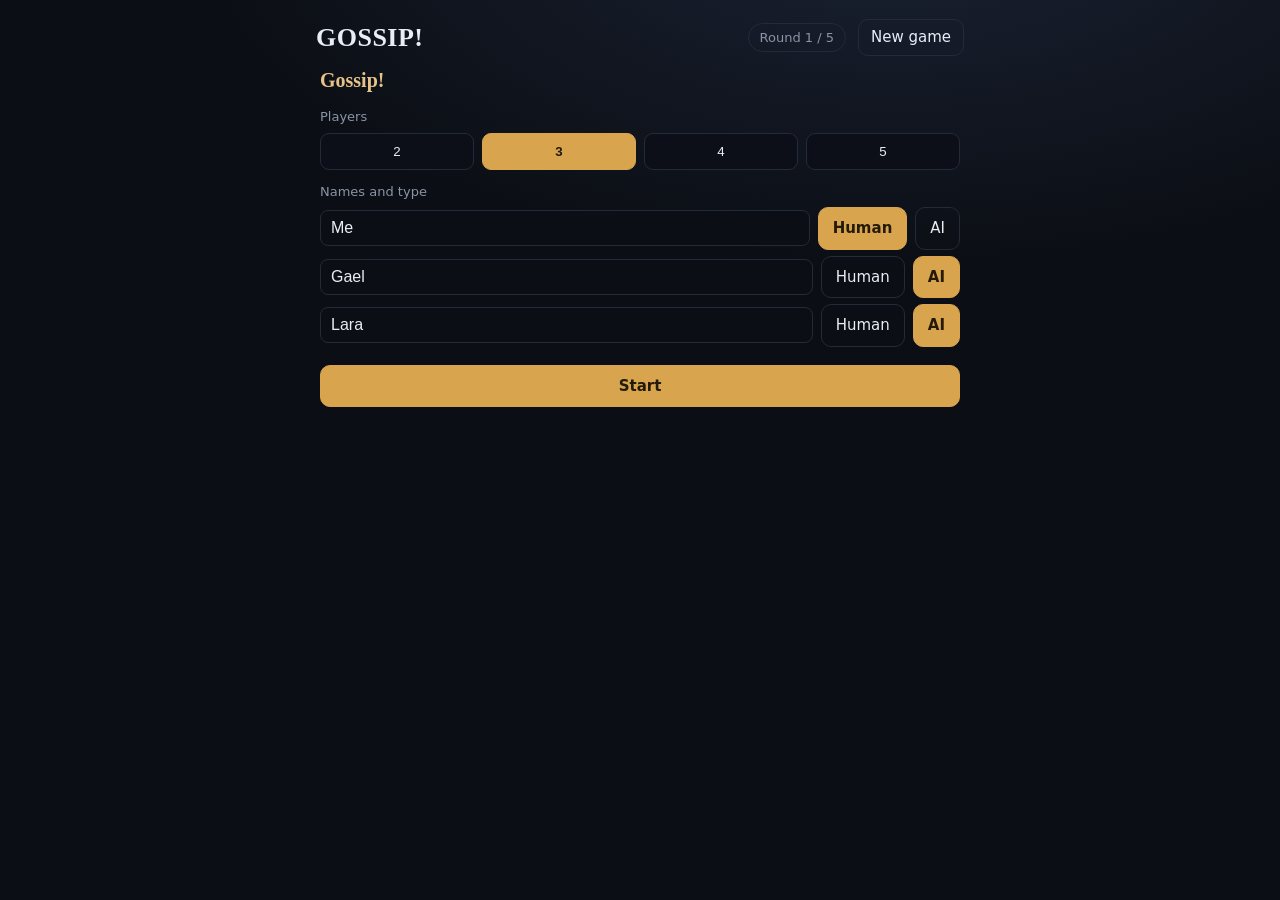
<file: dev/Gossip/Gossip_capo_studio.html>
<!DOCTYPE html>
<html lang="en">
<head>
<meta charset="utf-8">
<meta name="viewport" content="width=device-width, initial-scale=1.0">
<title>GOSSIP!</title>
<style>
  :root{--ink:#0b0e14;--panel:#121722;--panel-2:#0c0f17;--line:#232b3a;--text:#e8edf6;--muted:#8a94a7;--gold:#d8a44e;--gold-soft:#e6c489;--ok:#59c07b;--danger:#e5484d;--danger-soft:#ff8a6a}
  *{box-sizing:border-box}
  html{-webkit-text-size-adjust:100%;text-size-adjust:100%}
  html,body{margin:0;height:100%}
  body{background:radial-gradient(1200px 600px at 70% -10%,#1a2233 0%,transparent 60%),var(--ink);color:var(--text);font:15px/1.5 system-ui,-apple-system,Segoe UI,Roboto,sans-serif;-webkit-font-smoothing:antialiased;overflow-x:hidden}
  h1,h2,h3{font-family:Georgia,"Times New Roman",serif;font-weight:600;margin:0}
  .wrap{max-width:680px;margin:0 auto;padding:18px 16px 60px}
  .inpanel{display:flex;justify-content:center;width:100%}
  .inpanel .modal{background:transparent;border:none;box-shadow:none;padding:0;max-width:640px;width:100%}
  .topbar{display:flex;align-items:center;gap:12px;flex-wrap:wrap;margin-bottom:8px}
  .topbar h1{font-size:26px;letter-spacing:.5px}
  .sub{color:var(--muted);font-size:13px}
  .spacer{flex:1}
  .pill{font-size:13px;color:var(--muted);border:1px solid var(--line);border-radius:999px;padding:4px 11px;white-space:nowrap}
  .pill b{color:var(--text)}
  .pill.toggle{cursor:pointer;user-select:none}
  .pill.toggle.on{border-color:var(--gold);color:var(--gold-soft)}
  .pill.toggle .dot{display:inline-block;width:7px;height:7px;border-radius:50%;background:var(--muted);margin-right:6px}
  .pill.toggle.on .dot{background:var(--gold)}
  .premios{display:flex;gap:4px;flex-wrap:wrap;margin-top:4px}
  .tok{display:inline-flex;align-items:center;gap:2px;font-size:12px;background:var(--panel);border:1px solid var(--line);border-radius:6px;padding:1px 5px}
  .tok .n{font-size:10px;color:var(--gold-soft);font-weight:700}
  .btn{background:var(--panel);border:1px solid var(--line);color:var(--text);border-radius:10px;padding:9px 14px;font:inherit;cursor:pointer;transition:.12s}
  .btn:hover{border-color:#3a4658}
  .btn.primary{background:var(--gold);color:#241a08;border-color:var(--gold);font-weight:700}
  .btn.ghost{background:transparent}
  .btn.sm{padding:5px 9px;font-size:12.5px}
  .btn:disabled{opacity:.4;cursor:not-allowed}
  .card{background:var(--panel);border:1px solid var(--line);border-radius:16px;padding:16px;margin-top:14px}
  .card h2{font-size:15px;letter-spacing:.3px;color:var(--gold-soft);margin-bottom:6px;text-transform:uppercase;font-family:system-ui;font-weight:700}
  .note{color:var(--muted);font-size:12px;margin-bottom:12px;line-height:1.45}
  .market{display:flex;gap:8px;width:100%}
  .mcol{flex:1 1 0;min-width:0;display:flex;flex-direction:column;align-items:center;gap:5px;padding:10px 4px;border-radius:10px;background:var(--panel-2);border:1px solid var(--line)}
  .mcol .em{font-size:26px;line-height:1}
  .demand{font-family:Georgia,serif;font-weight:700;font-size:22px}
  .demand.zero{color:#3a4356}
  .cubes{display:flex;flex-wrap:wrap;gap:2px;justify-content:center;max-width:52px;min-height:8px}
  .cube{width:8px;height:8px;border-radius:2px}
  .cname{font-size:10px;color:var(--muted);text-align:center;white-space:nowrap;overflow:hidden;text-overflow:ellipsis;width:100%}
  .price{font-size:10px;color:var(--gold-soft)}
  .dice{display:flex;gap:10px;flex-wrap:wrap;align-items:center;margin:6px 0 10px}
  .die{width:44px;height:44px;border-radius:10px;display:flex;align-items:center;justify-content:center;font-size:23px;border:2px solid rgba(255,255,255,.25);box-shadow:0 3px 8px rgba(0,0,0,.4)}
  .die.dim{opacity:.3}
  .die.sel{outline:3px solid var(--gold);outline-offset:2px;transform:scale(1.06)}
  .die.pick{cursor:pointer}
  .die.pick:hover{transform:scale(1.08);box-shadow:0 4px 12px rgba(216,164,78,.35)}
  .prompt{color:var(--muted);font-size:13.5px;margin:6px 0}
  .row{display:flex;gap:8px;flex-wrap:wrap;align-items:center;margin-top:8px}
  .assign{display:flex;align-items:center;gap:8px;flex-wrap:wrap;margin:6px 0;padding:7px 9px;border:1px solid var(--line);border-radius:10px;background:var(--panel-2)}
  .assign .lbl{font-weight:700;min-width:120px}
  .zonechips{display:flex;gap:6px;flex-wrap:wrap;margin-top:4px}
  .chip{display:inline-flex;align-items:center;gap:4px;border:1px solid var(--gold);border-radius:8px;padding:2px 8px;font-size:13px;background:var(--panel-2)}
  .players{display:grid;grid-template-columns:1fr 1fr;gap:10px}
  .pl{border:1px solid var(--line);border-radius:12px;padding:10px;background:var(--panel-2)}
  .pl.active{border-color:var(--gold);box-shadow:0 0 0 1px var(--gold)}
  .phead{display:flex;align-items:center;gap:8px}
  .pname{font-weight:700}
  .tag2{font-size:10px;color:var(--muted);border:1px solid var(--line);border-radius:6px;padding:1px 6px}
  .score{margin-left:auto;font-family:Georgia,serif;font-size:20px;color:var(--gold-soft)}
  .log{height:220px;overflow:auto;font-size:12.5px;line-height:1.5;border:1px solid var(--line);border-radius:10px;padding:10px;background:var(--panel-2)}
  .log .l{padding:2px 0;border-bottom:1px solid rgba(255,255,255,.03)}
  .log .head{color:var(--gold-soft)}.log .boom{color:var(--danger-soft)}.log .gold{color:var(--gold-soft)}
  .grid2{display:grid;grid-template-columns:1fr;gap:16px;align-items:start}
  @media(max-width:900px){.grid2{grid-template-columns:1fr}}
  @media(max-width:560px){.players{grid-template-columns:1fr}.die{width:40px;height:40px;font-size:20px}.mcol .em{font-size:22px}.card{padding:12px}.assign .lbl{min-width:auto}}
  .apbox{border:1px solid var(--gold);border-radius:10px;padding:8px 10px;background:rgba(216,164,78,.06)}
  .apbox .aphead{font-size:11px;letter-spacing:.3px;color:var(--gold-soft);text-transform:uppercase;font-weight:700;margin-bottom:6px}
  .apbox .aprow{display:flex;gap:6px;flex-wrap:wrap}
  .apbox .apchip{display:inline-flex;align-items:center;gap:5px;border:1px solid var(--line);border-radius:8px;padding:3px 9px;font-size:14px;background:var(--panel-2)}
  .apbox .apchip .q{font-family:Georgia,serif;font-weight:700}
  .apbox .apchip .sell{color:var(--ok);font-size:12px}
  .apbox .apchip .over{color:var(--danger-soft);font-size:12px}
  .apbox .empty{color:var(--muted);font-size:12.5px}
  .modal{background:var(--panel);border:1px solid var(--line);border-radius:16px;padding:20px;max-width:470px;width:100%}
  .field{margin:12px 0}
  .field label{display:block;font-size:13px;color:var(--muted);margin-bottom:6px}
  .segbtns{display:flex;gap:8px;flex-wrap:wrap}
  .segbtns button{flex:1;min-width:52px;background:var(--panel-2);border:1px solid var(--line);color:var(--text);border-radius:9px;padding:10px;cursor:pointer}
  .segbtns button.on{background:var(--gold);color:#241a08;border-color:var(--gold);font-weight:700}
  input.txt{background:#0b0e14;border:1px solid var(--line);color:var(--text);border-radius:8px;padding:8px 10px;font-size:16px}

  /* ===== PANEL DE VENTA ===== */
  .sale{display:flex;flex-direction:column;gap:8px}
  .sline{display:flex;align-items:center;gap:10px;flex-wrap:wrap;background:var(--panel-2);border:1px solid var(--line);border-radius:10px;padding:8px 10px}
  .sline .sname{font-size:12px;color:var(--muted);width:150px}
  @media(max-width:520px){.sline .sname{width:auto;min-width:78px}}
  .sline .sname b{color:var(--text);font-size:13px}
  .sphotos{display:flex;gap:6px;flex-wrap:wrap}
  .sph{position:relative;width:44px;display:flex;flex-direction:column;align-items:center;gap:2px}
  .sph .pic{width:40px;height:40px;border-radius:8px;display:flex;align-items:center;justify-content:center;font-size:22px;border:1px solid rgba(0,0,0,.4)}
  .sph .pv{font:700 12px/1 system-ui,sans-serif;color:var(--text)}
  .sph.best .pic{box-shadow:0 0 0 3px var(--gold),0 0 12px rgba(216,164,78,.7)}
  .sph.best .pv{color:var(--gold-soft)}
  .sph .tipbadge{position:absolute;top:-8px;right:-8px;background:var(--gold);color:#241a08;font:800 9px/1 system-ui;border-radius:8px;padding:2px 4px;white-space:nowrap}
  .sph.used .pic{box-shadow:0 0 0 3px var(--ok)}
  .sph.used .pv{color:var(--ok)}
  .sline .stot{margin-left:auto;font:700 16px Georgia,serif;color:var(--ok)}
  .sline .sextra{font-size:11px;color:var(--gold-soft)}
  .salehint{font-size:12.5px;color:var(--muted);line-height:1.45}
  .salehint b{color:var(--gold-soft)}
  .saletotal{font-size:14px}
  /* ===== TABLOID (diseño físico) ===== */
  .tabloid{display:flex;gap:8px;width:100%}
  .tcol{flex:1 1 0;min-width:0;display:flex;flex-direction:column;gap:4px}
  .trum{display:flex;height:40px}
  .trum>div{flex:1 1 0;min-width:0;display:flex;flex-wrap:wrap;align-content:flex-end;justify-content:center;gap:2px;padding:0 2px}
  .rdie{width:17px;height:17px;border-radius:4px;display:flex;align-items:center;justify-content:center;font-size:10px;border:1px solid rgba(0,0,0,.4)}
  .tcard{position:relative;display:flex;background:#fff;border:2px solid #2b2f5e;border-radius:10px;overflow:hidden}
  .track{flex:1 1 0;min-width:0;display:flex;flex-direction:column;border-right:1px solid #c9cde6}
  .track:last-child{border-right:none}
  .thead{height:34px;display:flex;flex-direction:column;align-items:center;justify-content:center;gap:1px;border-bottom:1px solid #2b2f5e}
  .thead .te{font-size:15px;line-height:1}
  .thead .tn{font-size:8px;font-weight:700;line-height:1;white-space:nowrap;overflow:hidden;text-overflow:ellipsis;max-width:100%;padding:0 2px}
  .tbody{position:relative;height:calc(6 * var(--R) + var(--B))}
  .tabloid{--R:40px;--B:40px}
  .trow{height:var(--R);border-bottom:1px solid #9aa3d6}
  .tbase{height:var(--B);background:#3d3d3f}
  .tmid{position:absolute;left:50%;top:34px;height:calc(6 * var(--R));width:0;z-index:1}
  .trod{position:absolute;left:0;top:0;bottom:0;width:2px;margin-left:-1px;background:#9a9a9a}
  .tval{position:absolute;left:0;width:15px;height:15px;margin:-7.5px 0 0 -7.5px;border-radius:50%;border:1px solid #444;
        font:700 9px/13px system-ui,sans-serif;color:#222;text-align:center;z-index:1}
  .tval.v3{background:#e5484d}.tval.v2{background:#f2a33a}.tval.v1{background:#e8a3ad}
  .fire{position:absolute;left:50%;width:28px;height:28px;margin:-14px 0 0 -14px;border-radius:50%;background:#bdb8b6;
        border:1px solid #8b8583;display:flex;align-items:center;justify-content:center;font-size:16px;z-index:2;
        box-shadow:0 1px 3px rgba(0,0,0,.45);transition:top .35s ease}
  @media(max-width:520px){.tabloid{--R:36px;--B:36px;gap:5px}.thead .tn{font-size:7px}}

  /* ===== TABLERO DE JUGADOR ===== */
  .pboard{background:#fff;color:#1a1a2e;border:2px solid #2b2f5e;border-radius:12px;padding:8px 9px 9px}
  .pboard.active{box-shadow:0 0 0 3px var(--gold)}
  .pbtop{display:flex;align-items:center;gap:6px}
  .pbtop .pbn{font-weight:800;font-size:14px}
  .pbtop .pbt{font-size:9px;color:#666;border:1px solid #ccc;border-radius:5px;padding:0 5px}
  .pbtop .pbs{margin-left:auto;font-family:Georgia,serif;font-size:22px;font-weight:700;color:#b8862e}
  .beat{width:20px;height:20px;border-radius:5px;display:inline-flex;align-items:center;justify-content:center;font-size:12px;border:1px solid #444}
  .tips{font-size:11px;color:#8a5a00;background:#f6ecd6;border:1px solid #e0c98f;border-radius:6px;padding:0 5px}
  .camzone{position:relative;margin-top:7px;min-height:136px;border:1px dashed #c9cde6;border-radius:8px;overflow:hidden;
           background-color:#fbf8f0;background-image:radial-gradient(#e7c56a 1.1px,transparent 1.3px);background-size:11px 11px}
  .camzone .cam{position:absolute;inset:0;display:flex;align-items:center;justify-content:center;font-size:64px;opacity:.22;filter:grayscale(.4)}
  .camzone .cdice{position:relative;display:grid;grid-template-columns:repeat(3,57px);grid-auto-rows:57px;gap:8px;justify-content:center;align-content:center;min-height:136px;padding:8px}
  .pdie{width:57px;height:57px;border-radius:11px;display:flex;align-items:center;justify-content:center;font-size:32px;border:1px solid rgba(0,0,0,.35);box-shadow:0 1px 2px rgba(0,0,0,.3)}
  .camzone .cval{position:absolute;right:5px;bottom:3px;font-size:10px;font-weight:700;color:#2f7d46;background:rgba(255,255,255,.85);border-radius:4px;padding:0 4px}
  .awards{display:grid;grid-template-columns:repeat(3,1fr);gap:5px;margin-top:7px}
  .aw{height:30px;border-radius:6px;display:flex;align-items:center;justify-content:center;gap:1px;font-size:13px}
  .aw.empty{border:1px dashed}
  .aw.empty span{opacity:.3;filter:grayscale(1)}
  .aw.full{border:1px solid #444;box-shadow:inset 0 0 0 2px rgba(255,255,255,.25)}
  .aw .ce{font-size:10px}
  .awscale{display:flex;justify-content:space-between;margin-top:6px;font-size:9px;color:#555}
  .awscale div{text-align:center;flex:1}
  .awscale b{display:inline-block;width:15px;height:15px;line-height:13px;border:1px solid #444;border-radius:50%;font-size:9px;color:#222;background:#f0ece4}
  .awscale .vp{color:#e5484d;font-weight:700;display:block}
  .awscale div.on b{background:#d8a44e}
</style>
</head>
<body>
<div class="wrap">
  <div class="topbar">
    <h1>GOSSIP!</h1>
    <span class="sub"></span>
    <span class="spacer"></span>
    <span class="pill" id="roundPill">Round 1 / 5</span>
    <button class="btn ghost" id="newBtn" style="padding:6px 12px">New game</button>
  </div>

  <div class="inpanel" id="setup">
    <div class="modal">
      <h2 style="font-size:20px;color:var(--gold-soft);margin-bottom:4px">Gossip!</h2>
      <div class="field"><label>Players</label><div class="segbtns" id="segN"></div></div>
      <div class="field" id="namesWrap"></div>
      <button class="btn primary" id="startBtn" style="width:100%;margin-top:6px">Start</button>
    </div>
  </div>

  <div id="gameRoot" style="display:none">
    <div class="grid2">
      <div>
        <div class="card">
          <h2>Tabloid</h2>
          <div class="tabloid" id="market"></div>
          <div id="exclusivasBox" style="margin-top:12px"></div>
        </div>
        <div class="card">
          <h2 id="turnTitle">Your turn</h2>
          <div id="action"></div>
        </div>
        <div class="card">
          <h2>Players</h2>
          <div class="players" id="players"></div>
        </div>
      </div>
    </div>
  </div>
</div>

<script>
const COLORS=[
  {id:'rosa',name:'Rockstar',em:'🎸',color:'#e5484d',ink:'#fff'},
  {id:'acia',name:'Magnate',em:'💎',color:'#3e2723',ink:'#fff'},
  {id:'gira',name:'Athlete',em:'⚽',color:'#2fa84f',ink:'#241a08'},
  {id:'tuli',name:'Actor',em:'🎬',color:'#f2b705',ink:'#241a08'},
  {id:'lav',name:'Royal',em:'👑',color:'#7b6cf6',ink:'#fff'},
  {id:'marg',name:'Supermodel',em:'👠',color:'#e8e0d0',ink:'#241a08'},
];
const CM=Object.fromEntries(COLORS.map(c=>[c.id,c]));
const NDICE=6;
const PRICE_TABLE=[1,1,2,2,3,3]; // precio por posición 1..6 en la pila de hype
let S=null;

function priceAt(pos){ return PRICE_TABLE[pos-1] ?? 3; }
// valor de vender "s" unidades cuando la hype acumulada es "d" (se consumen las posiciones más altas primero)
function sellValue(d,s){
  d=Math.max(0,Math.min(6,d)); s=Math.max(0,Math.min(d,s));
  let v=0; for(let i=d-s+1;i<=d;i++) v+=priceAt(i);
  return v;
}
function stackValue(d){ return sellValue(d,d); } // valor total si se vendiera toda la hype actual

function rndColor(){return COLORS[Math.floor(Math.random()*6)].id;}
function log(html,cls){S.log.unshift({html,cls:cls||''});}
function curP(){return S.players[S.cur];}
function emptyMap(v){const m={};COLORS.forEach(c=>m[c.id]=v);return m;}
function zoneColors(){return COLORS.filter(c=>S.turnZone[c.id]>0).map(c=>c.id);}

// añade 1 unidad de hype a rumores; si llega a 7, estalla ese color (se vacía)
function bankAdd(color){
  S.bank[color]++;
  if(S.bank[color]>=7){
    S.bank[color]=0;
    log(`💥💐 El hype de ${CM[color].em} ${CM[color].name} <b>saturación mediática</b> (llegó a 7): el público está harto, el hype se desploma.`,'boom');
    return true;
  }
  return false;
}

function newGame(cfg){
  S={players:cfg.players.map(p=>({name:p.name,isAI:p.isAI,score:0,premios:emptyMap(0),saleHistory:[],dTokens:0,orangeTokens:0,expertColor:null,secretColor:null,hypeBonus:0})),
     cur:0,bank:emptyMap(0),round:1,rounds:cfg.rounds,turnsPlayed:0,
     phase:'turnstart',dice:[],turnZone:emptyMap(0),log:[],over:false,selColor:null,lastSale:null,
     setsMode:(cfg.setsMode||null),compMode:!!cfg.compMode,preCommit:false,nDice:cfg.nDice||6,orangeAward:!!cfg.orangeAward,hypeBonusMode:cfg.hypeBonusMode||'secret'};
  // Assign expert colors (unique per player, visible)
  const availColors=COLORS.map(c=>c.id);
  for(let i=availColors.length-1;i>0;i--){const j=Math.floor(Math.random()*(i+1));[availColors[i],availColors[j]]=[availColors[j],availColors[i]];}
  S.players.forEach((p,i)=>{p.expertColor=availColors[i%availColors.length];});
  // Hype bonus color: depends on mode
  if(S.hypeBonusMode==='secret'){
    S.players.forEach(p=>{
      const pool=COLORS.map(c=>c.id).filter(c=>c!==p.expertColor);
      p.secretColor=pool[Math.floor(Math.random()*pool.length)];
    });
  } else if(S.hypeBonusMode==='expert'){
    S.players.forEach(p=>{p.secretColor=p.expertColor;});
  }
  // 'none' mode: secretColor stays null, no bonus
  log('Colores expertos: '+S.players.map(p=>p.name+' '+CM[p.expertColor].em).join(' · '),'head');
  const seed=[];for(let i=0;i<S.nDice;i++){const c=rndColor();bankAdd(c);seed.push(CM[c].em);}
  const setsLabel=S.setsMode?`set collection activo (mínimo ${S.setsMode})`:'set collection desactivado';
  const compLabel=S.compMode?'Top Tip activado':'Top Tip desactivado';
  log(`Nueva partida · ${S.players.length} jugadores · ${S.rounds} rondas · ${setsLabel} · ${compLabel}.`,'head');
  log(`Prensa del corazón: los tabloides arrancan con hype inicial ${seed.join(' ')}.`,'');
  startTurn();return S;
}
const SCALE_A={2:1,3:2,4:4,5:7,6:10};
const SCALE_B={2:1,3:3,4:6,5:10,6:15};
let SET_POINTS=SCALE_B;   // por defecto escala A
function setScore(premios,oc){return setScoreWith(premios,SET_POINTS,oc);}
function biggestSetSize(premios,orangeCount){
  const counts=COLORS.map(c=>premios[c.id]||0);
  let distinct=counts.filter(n=>n>0).length;
  if((orangeCount||0)>0&&distinct<6)distinct++;
  return distinct;
}
function setScoreWith(premios,scale,orangeCount){
  const counts=COLORS.map(c=>premios[c.id]||0);
  let oLeft=orangeCount||0;
  let total=0;
  while(true){
    let distinct=counts.filter(n=>n>0).length;
    if(oLeft>0&&distinct<6){distinct++;oLeft--;}
    if(distinct<2)break;
    total+=(scale[distinct]||0);
    counts.forEach((n,i)=>{if(n>0)counts[i]--;});
  }
  return total;
}

/* turno */
function startTurn(){
  S.turnZone=emptyMap(0);S.dice=[];S.selColor=null;S.dActivated=0;S.turnRumor=[];S.photoSeq=[];
  // Si todos los tracks de hype estan en 0, re-siembra el mercado (igual que al inicio de la partida)
  const allEmpty=COLORS.every(c=>S.bank[c.id]===0);
  if(allEmpty){
    const seed=[];for(let i=0;i<S.nDice;i++){const c=rndColor();bankAdd(c);seed.push(CM[c].em);}
    log('El mercado estaba vacio: se resiembra el hype → '+seed.join(' '),'head');
  }
  S.phase='preroll';render();if(curP().isAI)setTimeout(aiRoll,450);
}
function rollFresh(){
  S.dice=[]; for(let i=0;i<S.nDice;i++)S.dice.push(rndColor());
  if(new Set(S.dice).size===1){
    // BOMBSHELL: +1 Press Award de ese famoso y se vuelven a tirar todos los dados; el turno continua
    const col=S.dice[0];const p=curP();
    const gotAward=!(p.premios[col]>0); if(gotAward)p.premios[col]=1;
    log('<b>BOMBSHELL!</b> '+p.name+' saca '+S.nDice+'x '+CM[col].em+' '+CM[col].name+' en su primera tirada: '+(gotAward?'<b>+1 Press Award</b>':'(ya tenía ese Press Award)')+' y vuelve a tirar todos los dados.','gold');
    S.dice=[]; for(let i=0;i<S.nDice;i++)S.dice.push(rndColor());
  }
  afterRoll();
}
function rerollRemaining(){ S.dice=S.dice.map(()=>rndColor()); afterRoll(); }
function afterRoll(){
  const present=[...new Set(S.dice)];
  const usable=present.filter(c=>S.turnZone[c]===0);
  if(usable.length===0){ bust(); return; }
  // check if any usable color can actually be photographed (hype >= dice count)
  const canPhotoAny=usable.some(c=>{const cnt=S.dice.filter(d=>d===c).length;return S.bank[c]>0&&cnt<=(S.bank[c]-S.turnZone[c]);});
  if(!canPhotoAny){
    // can still rumor, so go to assign (Photo will be disabled, only Rumor available)
  }
  S.selColor=null; S.phase='assign'; render();
  if(curP().isAI)setTimeout(aiAssign,450);
}
function separateColor(color,toZone){
  const count=S.dice.filter(c=>c===color).length; if(count===0)return;
  toZone=Math.max(0,Math.min(count,toZone)); const toBank=count-toZone;
  if(toZone>0)S.turnZone[color]+=toZone;
  for(let i=0;i<toZone;i++)(S.photoSeq=S.photoSeq||[]).push(color);
  for(let i=0;i<toBank;i++){ bankAdd(color); (S.turnRumor=S.turnRumor||[]).push(color); }
  S.dice=S.dice.filter(c=>c!==color);
  log(`${curP().name}: ${CM[color].em} → ${toZone} a exclusivas · ${toBank} a rumores (quedan ${S.dice.length} en juego).`,'');
  if(S.dice.length===0){ plant(); return; }
  S.phase='decide'; render();
  if(curP().isAI)setTimeout(aiDecide,450);
}
function bust(){
  // RULE E: only photos leak to hype (dice in play are discarded)
  const leaked={};COLORS.forEach(c=>{if(S.turnZone[c.id]>0){for(let i=0;i<S.turnZone[c.id];i++)bankAdd(c.id);leaked[c.id]=S.turnZone[c.id];}});
  const leakTxt=Object.keys(leaked).map(c=>`${leaked[c]}${CM[c].em}`).join(' ')||'—';
  log(`💥 ${curP().name}: en juego solo salen famosos ya fotografiados → <b>¡te descubren!</b> Pierde sus fotos. Las fotos se filtran como rumores (${leakTxt||'—'}) alimentan los rumores.`,'boom');
  if(S.compMode){
    if(S.dActivated>0){log(`${curP().name} pierde ${S.dActivated} 🔥×2 comprometido(s).`,'boom');}
    S.dActivated=0;
    if(true){curP().dTokens++;log(`${curP().name} recibe un <b>Top Tip</b> (tiene ${curP().dTokens}/3).`,'gold');}
  }
  S.phase='busted';render();
  if(curP().isAI)setTimeout(endTurn,700);
}
function plant(){
  const p=curP();let gained=0,penalty=0;const parts=[];const premiosWon=[];
  const threshold=S.setsMode||0;
  zoneColors().forEach(c=>{
    const stock=S.turnZone[c],demand=S.bank[c];
    const sold=Math.min(stock,demand);
    let value=sellValue(demand,sold);
    const isExpert=(c===p.expertColor);
    if(isExpert&&value>0){value*=2;}
    const photos=[];for(let j=0;j<sold;j++)photos.push(priceAt(demand-j)*(isExpert?2:1));
    const top=photos.length?photos[0]:0; // la foto que mas vale (la primera que se vende)
    if(sold>0){gained+=value;S.bank[c]-=sold;}
    const left=stock-sold;
    if(left>0)penalty+=left;
    let premioGained=false;
    if(threshold>0&&sold>=threshold&&!(p.premios[c]>0)){premioGained=true;premiosWon.push(c);}
    if(sold>0||left>0)parts.push({id:c,sold,left,value,top,photos,premioGained,isExpert,doubled:false});
  });
  let net=gained-penalty;
  log(`<b>${p.name}</b> se planta y publica sus exclusivas: +${gained}${penalty?` · −${penalty} sin hype (sin comprador)`:''} = <b>${net>=0?'+':''}${net}</b>.`,'gold');
  if(premiosWon.length) log(`<b>${p.name}</b> consigue premio(s) de ${premiosWon.map(c=>CM[c].em).join(' ')} por vender ${threshold}+ fotos.`,'gold');
  // aplicar tokens 🔥×2 activados durante el turno
  if(S.dActivated>0&&parts.some(x=>x.value>0)){
    const eligible=parts.filter(x=>x.value>0).sort((a,b)=>b.value-a.value);
    let used=0;
    for(let i=0;i<eligible.length&&used<S.dActivated;i++){
      const bonus=eligible[i].value;
      gained+=bonus; net+=bonus;
      eligible[i].value*=2; eligible[i].doubled=true;
      used++;
    }
    if(used>0) log(`${p.name} aplica ${used} 🔥×2 en ${eligible.filter(x=>x.doubled).map(x=>CM[x.id].em).join(' ')}: +${eligible.filter(x=>x.doubled).reduce((a,x)=>a+x.value/2,0)} extra.`,'gold');
  }
  // Orange award: 4+ different celebs with photos this turn
  let orangeWon=false;
  if(S.orangeAward){
    const diffSold=COLORS.filter(c=>S.turnZone[c.id]>0).length;
    if(diffSold>=4){orangeWon=true;p.orangeTokens++;log(p.name+' sells 4+ different celebs: <b>Orange Press Award!</b>','gold');}
  }
  // No-sale bonus: si no apartaste ninguna foto este turno (todo fue rumor forzado), token de Top Tip
  if(S.compMode&&zoneColors().length===0){
    p.dTokens++;
    log(p.name+' no consigue ninguna foto este turno → recibe un <b>Top Tip</b> 🔥 (tiene '+p.dTokens+').','gold');
  }
  S.lastSale={parts,gained,penalty,net,name:p.name,premiosWon,applied:false,doubled:null,orangeWon,noSaleTip:(S.compMode&&zoneColors().length===0)};
  p.saleHistory.push({round:S.round,net});
  // modo "al publicar": ofrecer x2 después de plantarse
  if(!S.preCommit&&S.compMode&&p.dTokens>0&&parts.some(x=>x.value>0)){
    S.phase='usetoken';render();
    if(curP().isAI)setTimeout(aiUseTokenPost,600);
  } else {
    S.phase='sold';render();
    if(curP().isAI)setTimeout(endTurn,1200);
  }
}
function applyDoublePost(colorId){
  const p=curP();const sale=S.lastSale;
  const part=sale.parts.find(x=>x.id===colorId&&!x.doubled);
  if(!part||part.value<=0)return;
  const bonus=part.top;
  sale.net+=bonus;sale.gained+=bonus;part.value+=bonus;part.doubled=true;part.bonus=bonus;
  p.dTokens--;
  log(p.name+' usa <b>🔥×2</b> en su mejor foto de '+CM[colorId].em+': '+bonus+' → '+(bonus*2)+' (+'+bonus+').','gold');
  // offer another if available
  if(p.dTokens>0&&sale.parts.some(x=>x.top>0&&!x.doubled)){
    S.phase='usetoken';render();
    if(curP().isAI)setTimeout(aiUseTokenPost,600);
  } else {
    S.phase='sold';render();
    if(curP().isAI)setTimeout(endTurn,1200);
  }
}
function skipDoublePost(){
  S.phase='sold';render();
  if(curP().isAI)setTimeout(endTurn,1200);
}
function aiUseTokenPost(){
  const sale=S.lastSale;const p=curP();
  let best=null,bv=0;
  sale.parts.forEach(x=>{if(x.top>bv&&!x.doubled){bv=x.top;best=x.id;}});
  if(best&&bv>=2){applyDoublePost(best);}
  else skipDoublePost();
}
function endTurn(){
  if(S.phase==='sold'&&S.lastSale&&!S.lastSale.applied){
    const p=curP();
    p.score+=S.lastSale.net;
    (S.lastSale.premiosWon||[]).forEach(c=>{p.premios[c]++;});
    S.lastSale.applied=true;
  }
  S.turnsPlayed++;render();
  if(S.turnsPlayed>=S.rounds*S.players.length){S.over=true;return gameOver();}
  S.cur=(S.cur+1)%S.players.length;
  if(S.cur===0)S.round++;
  startTurn();
}
function gameOver(){
  S.phase='gameover';
  S.players.forEach(p=>{
    p.salesScore=p.saleHistory.reduce((s,x)=>s+x.net,0);
    // Tokens x2 sobrantes = 3 pts cada uno
    if(S.compMode&&p.dTokens>0){
      const bonus=p.dTokens*3;
      p.score+=bonus;p.tipBonus=bonus;
      log(p.name+': '+p.dTokens+' Top Tip(s) 🔥 sin usar = <b>+'+bonus+'</b> pts.','gold');
    }
    p.setsPoints=S.setsMode?setScore(p.premios,p.orangeTokens):0;
    if(p.setsPoints>0){p.score+=p.setsPoints;log('<b>'+p.name+'</b> suma <b>+'+p.setsPoints+'</b> por premios de prensa ('+(COLORS.filter(c=>p.premios[c.id]>0).length+(S.orangeAward?p.orangeTokens:0))+' distintos).','gold');}
  });
  // Hype bonus: award based on hypeBonusMode
  S.players.forEach(p=>{p.hypeBonus=0;});
  if(S.hypeBonusMode!=='none'){
    const hypeRanking=COLORS.map(c=>({id:c.id,hype:S.bank[c.id]})).sort((a,b)=>b.hype-a.hype);
    const maxHype=hypeRanking[0].hype;
    const secondEntry=hypeRanking.find(c=>c.hype<maxHype);
    const secondVal=secondEntry?secondEntry.hype:-1;
    const modeLabel=S.hypeBonusMode==='secret'?'color secreto':'color especialista';
    S.players.forEach(p=>{
      const sc=p.secretColor;if(!sc)return;
      const scHype=S.bank[sc];
      let bonus=0;
      if(scHype>0&&scHype>=maxHype)bonus=7;
      else if(scHype>0&&secondVal>0&&scHype>=secondVal)bonus=3;
      if(bonus>0){p.score+=bonus;p.salesScore+=bonus;p.hypeBonus=bonus;}
      log(p.name+' revela su '+modeLabel+': '+CM[sc].em+' '+CM[sc].name+' (hype '+scHype+')'+(bonus>0?' = <b>+'+bonus+' bonus!</b>':''),'gold');
    });
  }
  log('<b>Fin de la temporada</b> tras '+S.rounds+' rondas.','head');render();showFinal();
}

/* IA */
function aiRoll(){if(S.phase==='preroll')rollFresh();}
function aiAssign(){
  if(S.phase!=='assign')return;
  const present=[...new Set(S.dice)].filter(c=>S.turnZone[c]===0);
  if(present.length===0)return;
  let best=null,bestScore=-1e9,bestZone=0;
  present.forEach(c=>{
    const count=S.dice.filter(d=>d===c).length;
    const room=Math.max(0,S.bank[c]-S.turnZone[c]);
    const hypeRoom=Math.max(0,S.bank[c]-S.turnZone[c]);const toZone=(room>=count&&count<=hypeRoom?count:0);
    const projValue=toZone>0?sellValue(S.bank[c],count):0;
    const sc=projValue*2 + count*0.1 + (S.turnZone[c]===0?0.3:0);
    if(sc>bestScore){bestScore=sc;best=c;bestZone=toZone;}
  });
  if(best===null)best=present[0];
  separateColor(best,bestZone);
}
function aiDecide(){
  const k=zoneColors().length;
  const m=S.dice.length;
  const pBust=Math.pow(k/6,m);
  // IA: activar ×2 si tiene token, buen valor y riesgo bajo (solo en modo preCommit)
  if(S.compMode&&S.preCommit&&curP().dTokens>0&&S.dActivated===0){
    let val=0;zoneColors().forEach(c=>{val+=sellValue(S.bank[c],Math.min(S.turnZone[c],S.bank[c]));});
    if(val>=4&&pBust<0.3){S.dActivated++;curP().dTokens--;log(`${curP().name} activa 🔥×2.`,'gold');}
  }
  let val=0;zoneColors().forEach(c=>{const sold=Math.min(S.turnZone[c],S.bank[c]);val+=sellValue(S.bank[c],sold)-(S.turnZone[c]-sold);});
  if(pBust>=0.33){plant();return;}
  if(val>=9){plant();return;}
  rerollRemaining();
}

/* render */
function render(){
  if(!S)return;
  const rp=document.getElementById('roundPill');if(rp)rp.innerHTML=`Round <b>${Math.min(S.round,S.rounds)}</b> / ${S.rounds}`;
  if(typeof updateSetsToggleUI==='function')updateSetsToggleUI();
  const dt=document.getElementById('diceToggle');if(dt){dt.textContent=S.nDice+' dados';dt.style.display='';}
  const x2t=document.getElementById('x2ModeToggle');if(x2t){x2t.textContent=S.preCommit?'🔥 antes de tirar':'🔥 al publicar';x2t.style.display=S.compMode?'':'none';}
  renderMarket();renderExclusivas();renderPlayers();renderAction();renderLog();
}
function renderExclusivas(){
  const el=document.getElementById('exclusivasBox');if(!el)return;el.innerHTML='';
}
function renderMarket(){
  const el=document.getElementById('market');if(!el)return;
  let html='';
  for(let k=0;k<3;k++){
    const pair=[COLORS[k*2],COLORS[k*2+1]];
    const rum=S.turnRumor||[];
    html+='<div class="tcol"><div class="trum">'+pair.map(c=>'<div>'+rum.filter(x=>x===c.id).map(()=>`<div class="rdie" style="background:${c.color};color:${c.ink}">${c.em}</div>`).join('')+'</div>').join('')+'</div><div class="tcard">';
    [COLORS[k*2],COLORS[k*2+1]].forEach(c=>{
      const d=Math.max(0,Math.min(6,S.bank[c.id]));
      // tinte suave del color del famoso
      const tint=c.color+'1f';
      let rows='';for(let r=0;r<6;r++)rows+=`<div class="trow" style="background:${tint}"></div>`;
      const top=d>0?`calc(${6-d} * var(--R) + var(--R) / 2)`:`calc(6 * var(--R) + var(--B) / 2)`;
      html+=`<div class="track"><div class="thead" style="background:${c.color};color:${c.ink}"><span class="te">${c.em}</span><span class="tn">${c.name}</span></div>
        <div class="tbody">${rows}<div class="tbase"></div><div class="fire" style="top:${top}" title="Hype ${d}">🔥</div></div></div>`;
    });
    let vals='';
    for(let i=1;i<=6;i++){const v=priceAt(7-i);vals+=`<div class="tval v${v}" style="top:calc(${i} * var(--R))">${v}</div>`;}
    html+=`<div class="tmid"><div class="trod"></div>${vals}</div></div></div>`;
  }
  el.innerHTML=html;
}
function renderPlayers(){
  const el=document.getElementById('players');if(!el)return;el.innerHTML='';
  S.players.forEach((p,i)=>{
    const active=i===S.cur&&S.phase!=='gameover';
    const d=document.createElement('div');d.className='pboard'+(active?' active':'');
    // zona de cámara: dados apartados este turno
    let dice='',cval='';
    if(active&&S.phase!=='sold'&&S.phase!=='busted'){
      const z=zoneColors();let tot=0;
      (S.photoSeq||[]).forEach(c=>{const cc=CM[c];dice+=`<div class="pdie" style="background:${cc.color};color:${cc.ink}">${cc.em}</div>`;});
      z.forEach(c=>{
        let v=sellValue(S.bank[c],Math.min(S.turnZone[c],S.bank[c]));if(c===p.expertColor)v*=2;tot+=v;});
      if(z.length)cval=`<div class="cval">sells +${tot}</div>`;
    }
    // press awards: casillas llenas primero
    const won=COLORS.filter(c=>p.premios[c.id]>0);
    let aw='';
    COLORS.forEach(c=>{
      aw+=p.premios[c.id]>0?`<div class="aw full" style="background:${c.color}" title="Press Award ${c.name}">🏆<span class="ce">${c.em}</span></div>`
           :`<div class="aw empty" style="background:${c.color}1a;border-color:${c.color}99" title="Press Award ${c.name}"><span>🏆</span><span class="ce">${c.em}</span></div>`;
    });
    const n=won.length;
    const scale=[2,3,4,5,6].map(k=>`<div class="${n===k?'on':''}">≠<b>${k}</b><span class="vp">${SCALE_B[k]}VP</span></div>`).join('');
    const beat=p.expertColor?`<span class="beat" style="background:${CM[p.expertColor].color}" title="Beat: ${CM[p.expertColor].name}">${CM[p.expertColor].em}</span>`:'';
    const tips=p.dTokens>0?`<span class="tips" title="Top Tips">📣×2 · ${p.dTokens}</span>`:'';
    d.innerHTML=`<div class="pbtop">${beat}<span class="pbn">${p.name}</span><span class="pbt">${p.isAI?'AI':'human'}</span>${tips}<span class="pbs">${p.score}</span></div>
      <div class="camzone"><div class="cam">📸</div><div class="cdice">${dice}</div>${cval}</div>
      <div class="awards">${aw}</div>
      <div class="awscale">${scale}</div>`;
    el.appendChild(d);
  });
}
function salePanelHTML(sale,mode){
  // mode: 'tip' (puedes usar Top Tip) o 'sold' (resumen)
  const p=curP();
  const rows=sale.parts.filter(x=>x.sold>0).map(x=>{
    const c=CM[x.id];
    const tiles=x.photos.map((v,j)=>{
      const isTop=j===0;
      let cls='sph',val=v,badge='';
      if(isTop&&x.doubled){cls+=' used';val=`${v}→${v*2}`;badge='<span class="tipbadge">📣×2</span>';}
      else if(isTop&&mode==='tip'){cls+=' best';badge='<span class="tipbadge">📣×2</span>';}
      return `<div class="${cls}">${badge}<div class="pic" style="background:${c.color};color:${c.ink}">${c.em}</div><div class="pv">${val}</div></div>`;
    }).join('');
    const extra=[x.isExpert?'★ Beat: double value':'',x.premioGained?'🏆 Press Award':''].filter(Boolean).join(' · ');
    const btn=(mode==='tip'&&!x.doubled)?`<button class="btn" data-dc="${x.id}" style="border-color:var(--gold);color:var(--gold-soft)">📣 Double ${c.em} ${x.top} → ${x.top*2}</button>`:'';
    return `<div class="sline"><div class="sname"><b>${c.name}</b><br>${x.sold} photo${x.sold>1?'s':''}${extra?`<div class="sextra">${extra}</div>`:''}</div><div class="sphotos">${tiles}</div>${btn}<div class="stot">+${x.value}</div></div>`;
  }).join('');
  return `<div class="sale">${rows||'<div class="salehint">No photos sold this turn.</div>'}</div>`;
}
function renderAction(){
  const el=document.getElementById('action');if(!el)return;
  const tt=document.getElementById('turnTitle');if(tt)tt.textContent=S.phase==='gameover'?'Game over':`Turn: ${curP()?curP().name:''}`;
  if(S.phase==='gameover'){el.innerHTML='';return;}
  const p=curP();
  if(S.phase==='usetoken'){
    const sale=S.lastSale;
    el.innerHTML=`<div class="salehint" style="margin-bottom:8px">You have <b>${p.dTokens} 📣×2 Top Tip${p.dTokens>1?'s':''}</b>. The <b>highlighted photo</b> is your most valuable one of each celebrity: spend a Top Tip to <b>double that photo</b> (one per celebrity).</div>
      ${salePanelHTML(sale,'tip')}
      <div class="row" style="margin-top:10px"><button class="btn primary" id="bSkipD">${sale.parts.some(x=>x.doubled)?'Done':'Don\'t use'}</button><span class="saletotal" style="margin-left:auto">Total: <b style="color:var(--ok)">+${sale.net}</b></span></div>`;
    el.querySelectorAll('button[data-dc]').forEach(b=>b.onclick=()=>applyDoublePost(b.dataset.dc));
    document.getElementById('bSkipD').onclick=skipDoublePost;
    return;
  }
  if(S.phase==='sold'){
    const sale=S.lastSale;
    const notes=[];
    if(sale.premiosWon&&sale.premiosWon.length)notes.push(`New Press Award${sale.premiosWon.length>1?'s':''}: ${sale.premiosWon.map(c=>CM[c].em).join(' ')}`);
    if(sale.noSaleTip)notes.push('No photos this turn: you get a 📣×2 Top Tip');
    el.innerHTML=`<div class="salehint" style="margin-bottom:8px"><b>${sale.name}</b> publishes:</div>
      ${salePanelHTML(sale,'sold')}
      <div class="row" style="margin-top:10px"><span class="saletotal">Total: <b style="color:${sale.net>=0?'var(--ok)':'var(--danger-soft)'}">${sale.net>=0?'+':''}${sale.net}</b>${notes.length?` <span class="salehint">· ${notes.join(' · ')}</span>`:''}</span></div>
      <div class="row"><button class="btn primary" id="bSoldCont">Continue</button></div>`;
    document.getElementById('bSoldCont').onclick=endTurn;
    return;
  }
  if(S.phase==='busted'){
    el.innerHTML=`<div class="prompt" style="color:var(--danger-soft)">💥 <b>Caught!</b> Every die showed a celebrity you had already photographed. You lose this turn's photos: they leak to the Tabloid as rumors.${S.compMode?' You get a <b>📣×2 Top Tip</b>.':''}</div>${diceHTML()}
      <div class="row"><button class="btn primary" id="bCont">Continue</button></div>`;
    document.getElementById('bCont').onclick=endTurn;return;
  }
  if(p.isAI){el.innerHTML=`<div class="prompt"><b>${p.name}</b> (AI) is playing…</div>${diceHTML()}`;return;}
  if(S.phase==='preroll'){
    el.innerHTML=`<div class="prompt">Your turn. Roll the dice to start.</div><div class="row"><button class="btn primary" id="bRoll">Roll dice</button></div>`;
    document.getElementById('bRoll').onclick=rollFresh;
    return;}
  if(S.phase==='assign'){
    const present=[...new Set(S.dice)];
    const usable=present.filter(col=>S.turnZone[col]===0);
    const committed=present.filter(col=>S.turnZone[col]>0);
    let html=diceHTML({usable});
    if(!S.selColor){
      html+=`<div class="prompt"><b>Tap a celebrity</b> to take all of its dice. The rest stay in play.</div>`;
    } else {
      const c=CM[S.selColor];const count=S.dice.filter(d=>d===S.selColor).length;
      const hypeAvail=S.bank[S.selColor]-S.turnZone[S.selColor];
      const canPhoto=hypeAvail>=count&&hypeAvail>0;
      html+=`<div class="prompt">You took <b style="color:${c.color}">${count}× ${c.em} ${c.name}</b>. Photo or Rumor?${!canPhoto?` <span style="color:var(--danger-soft)">(hype ${S.bank[S.selColor]}: not enough for ${count} photo${count>1?'s':''})</span>`:''}</div>
        <div class="row">
          <button class="btn primary" id="bApartar" ${canPhoto?'':'disabled'}>📸 Photo</button>
          <button class="btn" id="bMercado" style="background:#2f80ed;color:#fff;border-color:#2f80ed;font-weight:700">💬 Rumor</button>
        </div>
        <div class="prompt" style="margin-top:6px;color:#5a6378">Tap another celebrity to change your pick.</div>`;
    }
    if(committed.length) html+=`<div class="prompt" style="margin-top:6px;color:#5a6378">Already photographed (locked): ${committed.map(c=>CM[c].em+'×'+S.dice.filter(d=>d===c).length).join(' ')}</div>`;
    el.innerHTML=html;
    el.querySelectorAll('.die[data-color]').forEach(b=>b.onclick=()=>{S.selColor=(S.selColor===b.dataset.color)?null:b.dataset.color;render();});
    if(S.selColor){
      const count=S.dice.filter(d=>d===S.selColor).length;
      document.getElementById('bApartar').onclick=()=>{const col=S.selColor;S.selColor=null;separateColor(col,count);};
      document.getElementById('bMercado').onclick=()=>{const col=S.selColor;S.selColor=null;separateColor(col,0);};
    }
    return;
  }
  if(S.phase==='decide'){
    const k=zoneColors().length;const m=S.dice.length;const pBust=Math.round(Math.pow(k/6,m)*100);
    let val=0;zoneColors().forEach(c=>{let v=sellValue(S.bank[c],Math.min(S.turnZone[c],S.bank[c]));if(c===p.expertColor)v*=2;val+=v;});
    el.innerHTML=`${diceHTML()}<div class="prompt"><b>${m}</b> dice left. Your photos would sell for <b>+${val}</b> now. Bust risk ≈ <b>${pBust}%</b>.</div>
      <div class="row"><button class="btn" id="bRoll" style="background:var(--ok);color:#0b2015;border-color:var(--ok);font-weight:700">Roll the ${m} remaining dice</button><button class="btn primary" id="bPlant">Publish photos</button></div>`;
    document.getElementById('bRoll').onclick=rerollRemaining;document.getElementById('bPlant').onclick=plant;
    return;
  }
}
function diceHTML(opts){
  if(!S.dice.length)return '';
  opts=opts||{}; const usable=opts.usable||[];
  const order=COLORS.map(c=>c.id);
  const sorted=[...S.dice].sort((a,b)=>order.indexOf(a)-order.indexOf(b));
  return `<div class="dice">${sorted.map(id=>{
    const c=CM[id];const sel=S.selColor===id;const committed=S.turnZone[id]>0;const clickable=usable.includes(id);
    return `<div class="die ${sel?'sel':''} ${committed?'dim':''} ${clickable?'pick':''}" ${clickable?`data-color="${id}"`:''} style="background:${c.color};color:${c.ink}">${c.em}</div>`;
  }).join('')}</div>`;
}
function renderLog(){const el=document.getElementById('log');if(!el)return;el.innerHTML=S.log.map(l=>`<div class="l ${l.cls}">${l.html}</div>`).join('');}
function recalcFinal(scale,label){
  S.players.forEach(p=>{
    p.setsPoints=S.setsMode?setScoreWith(p.premios,scale,p.orangeTokens):0;
    p.score=p.salesScore+p.setsPoints;
  });
  SET_POINTS=scale;
  showFinalInner(label);
}
function showFinal(){ showFinalInner(SET_POINTS===SCALE_B?'B':'A'); }
function showFinalInner(scaleLabel){
  const order=[...S.players].sort((a,b)=>{if(b.score!==a.score)return b.score-a.score;const ta=COLORS.reduce((s,c)=>(s+(a.premios[c.id]||0)),0);const tb=COLORS.reduce((s,c)=>(s+(b.premios[c.id]||0)),0);return tb-ta;});const best=order[0].score;
  const el=document.getElementById('action');if(!el)return;
  el.innerHTML=`<div class="prompt" style="font-size:15px;color:var(--gold-soft)"><b>Final score</b></div>
    <div>${order.map((p,i)=>{
      const won=COLORS.filter(c=>p.premios[c.id]>0);
      const aw=won.length?won.map(c=>`<span class="tok">${c.em}</span>`).join(''):'<span class="tok" style="color:var(--muted)">no awards</span>';
      return `<div style="border:1px solid ${p.score===best?'var(--gold)':'var(--line)'};border-radius:10px;padding:8px 12px;margin-top:6px">
        <div class="row" style="justify-content:space-between;margin-top:0"><span><b>${i+1}.</b> ${p.name} <span class="tag2">${p.isAI?'AI':'human'}</span></span><span class="score">${p.score}</span></div>
        <div class="prompt" style="margin:4px 0 0">Photos: <b style="color:var(--text)">+${p.salesScore}</b> · Unused Top Tips: <b style="color:var(--text)">+${p.tipBonus||0}</b> · Press Awards: <b style="color:${p.setsPoints>0?'var(--ok)':'var(--muted)'}">+${p.setsPoints}</b> (${won.length} different)</div>
        <div class="premios" style="margin-top:6px">${aw}</div>
      </div>`;
    }).join('')}</div>
    <div class="row"><button class="btn primary" id="bAgain">Play again</button></div>`;
  const bAg=document.getElementById('bAgain');if(bAg)bAg.onclick=()=>{document.getElementById('gameRoot').style.display='none';document.getElementById('setup').style.display='flex';};
}
/* setup */
let setupN=3;const setupNames=['Me','Gael','Lara','Miri','Ana'];const setupTypes=['hum','ai','ai','ai','ai'];
function buildSetup(){
  const segN=document.getElementById('segN');segN.innerHTML='';
  [2,3,4,5].forEach(n=>{const b=document.createElement('button');b.textContent=n;if(n===setupN)b.className='on';b.onclick=()=>{setupN=n;buildSetup();};segN.appendChild(b);});
  const nw=document.getElementById('namesWrap');nw.innerHTML='<label>Names and type</label>';
  for(let i=0;i<setupN;i++){const row=document.createElement('div');row.className='row';row.style.marginTop='6px';row.style.flexWrap='nowrap';
    row.innerHTML=`<input class="txt" value="${setupNames[i]}" data-i="${i}" style="flex:1;min-width:0">
      <button class="btn ${setupTypes[i]==='hum'?'primary':'ghost'}" data-t="hum" data-i="${i}">Human</button>
      <button class="btn ${setupTypes[i]==='ai'?'primary':'ghost'}" data-t="ai" data-i="${i}">AI</button>`;
    nw.appendChild(row);}
  nw.querySelectorAll('input').forEach(inp=>inp.oninput=()=>{setupNames[inp.dataset.i]=inp.value;});
  nw.querySelectorAll('button[data-t]').forEach(b=>b.onclick=()=>{setupTypes[b.dataset.i]=b.dataset.t;buildSetup();});
}
let setsModePref=2;
function updateSetsToggleUI(){
  const t3=document.getElementById('setsMin3Toggle');const t2=document.getElementById('setsMin2Toggle');
  if(!t3||!t2)return;
  const mode=(S&&S.phase!=='gameover'&&document.getElementById('gameRoot').style.display!=='none')?S.setsMode:setsModePref;
  t3.classList.toggle('on',mode===3);
  t2.classList.toggle('on',mode===2);
  t3.innerHTML=`<span class="dot"></span>Set (min 3)${mode===3?' ✓':''}`;
  t2.innerHTML=`<span class="dot"></span>Set (min 2)${mode===2?' ✓':''}`;
}
function setSetsMode(newMode){
  const gameActive=S&&S.phase!=='gameover'&&document.getElementById('gameRoot').style.display!=='none';
  if(gameActive){
    S.setsMode=(S.setsMode===newMode?null:newMode);
    log(`Set collection cambiado a: ${S.setsMode?`mínimo ${S.setsMode}`:'desactivado'}.`,'head');
    render();
  } else {
    setsModePref=(setsModePref===newMode?null:newMode);
  }
  updateSetsToggleUI();
}
if(document.getElementById('setsMin3Toggle'))document.getElementById('setsMin3Toggle').onclick=()=>setSetsMode(3);
if(document.getElementById('setsMin2Toggle'))document.getElementById('setsMin2Toggle').onclick=()=>setSetsMode(2);
updateSetsToggleUI();
document.getElementById('startBtn').onclick=()=>{
  const players=[];for(let i=0;i<setupN;i++)players.push({name:setupNames[i]||('J'+(i+1)),isAI:setupTypes[i]==='ai'});
  newGame({players,rounds:5,setsMode:2,compMode:true,nDice:7,orangeAward:false,hypeBonusMode:'none'});
  document.getElementById('setup').style.display='none';document.getElementById('gameRoot').style.display='';
};
if(document.getElementById('diceToggle'))document.getElementById('diceToggle').onclick=()=>{if(S){S.nDice=S.nDice===6?7:6;render();}};
if(document.getElementById('x2ModeToggle'))document.getElementById('x2ModeToggle').onclick=()=>{if(S){S.preCommit=!S.preCommit;render();}};
document.getElementById('newBtn').onclick=()=>{document.getElementById('gameRoot').style.display='none';document.getElementById('setup').style.display='flex';};
buildSetup();
</script>
</body>
</html>
</file>
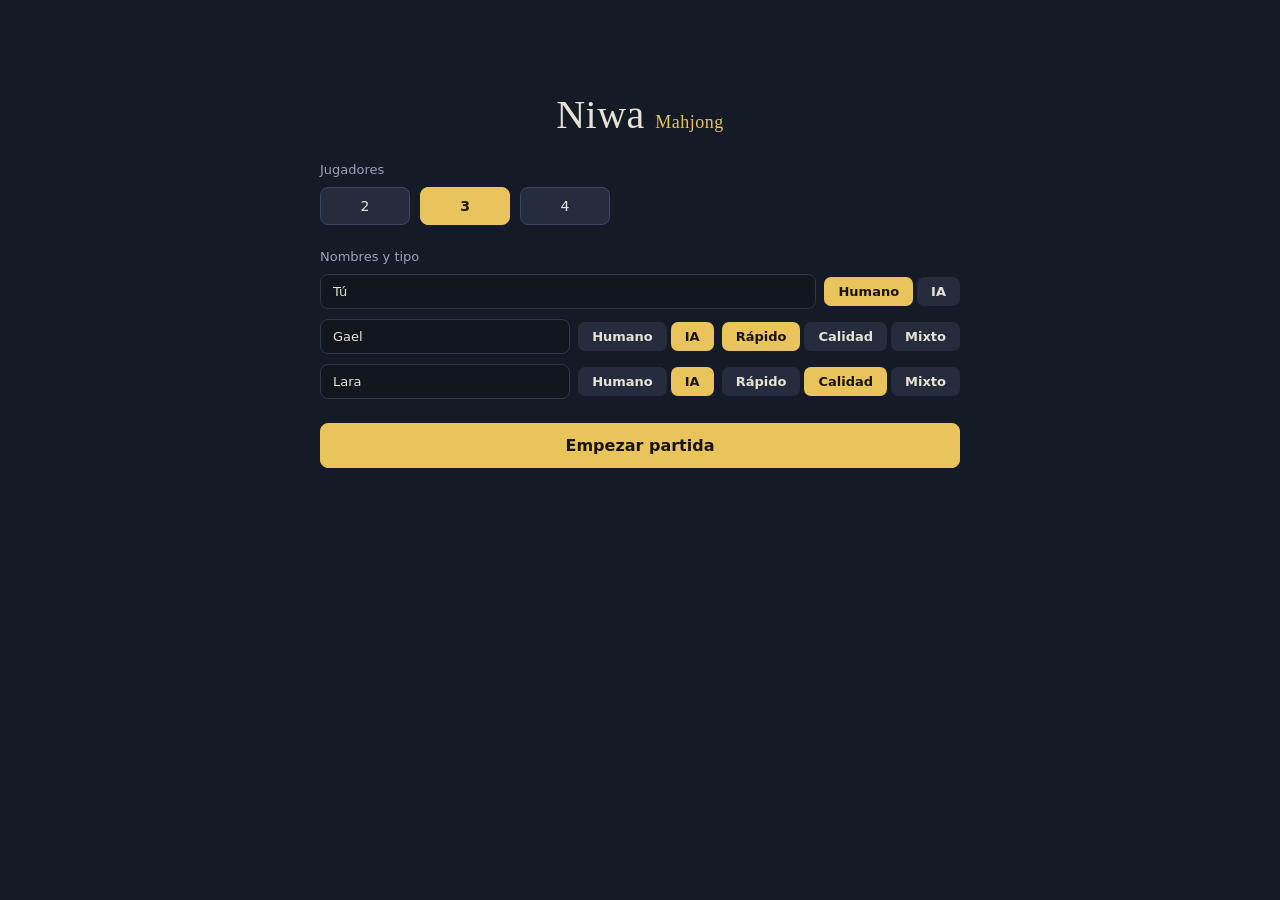
<file: dev/Niwa/Niwa.html>
<!DOCTYPE html>
<html lang="es">
<head>
<meta charset="UTF-8">
<meta name="viewport" content="width=device-width, initial-scale=1.0">
<title>Niwa Mahjong</title>
<style>
  :root{
    --bg:#141A26; --panel:#1D2533; --border:#2C3850; --ink:#E8E2D2;
    --muted:#9AA3BC; --dim:#5E6880; --gold:#E8C45A; --paper:#F4EDDC;
    --swap:#8FD0DC; --gift:#D9A8B8;
  }
  *{box-sizing:border-box}
  body{margin:0;background:var(--bg);color:var(--ink);
    font-family:'Segoe UI',system-ui,sans-serif;padding:20px}
  h1{font-family:Georgia,'Times New Roman',serif;font-weight:400;letter-spacing:.5px}
  .wrap{max-width:1320px;margin:0 auto}
  .btn{background:#242C3E;color:var(--ink);border:1px solid #3A4566;border-radius:8px;
    padding:10px 18px;font-size:14px;cursor:pointer;font-family:inherit}
  .btn.gold{background:var(--gold);color:#1A1408;border-color:var(--gold);font-weight:600}
  .btn.cyan{background:var(--swap);color:#0A1A20;border-color:var(--swap);font-weight:600}
  .btn:disabled{opacity:.35;cursor:not-allowed}
  .tab{border:none;border-radius:7px;padding:7px 14px;font-size:13px;cursor:pointer;
    font-family:inherit;font-weight:600;background:#242C3E;color:var(--ink)}
  .tab.active{background:var(--gold);color:#1A1408}
  .tab.turn{outline:2px solid var(--gold);outline-offset:2px}
  .panel{background:var(--panel);border:1px solid var(--border);border-radius:12px;padding:14px}
  .ptitle{color:var(--muted);font-size:11px;letter-spacing:1.5px;text-transform:uppercase;margin-bottom:10px}
  .boardwrap{background:linear-gradient(180deg,#1A2130 0%,#161C29 100%);
    border:1px solid var(--border);border-radius:14px;position:relative;overflow:hidden}
  .boardscroll{overflow:auto;-webkit-overflow-scrolling:touch;touch-action:pan-x pan-y}
  .boardscroll::-webkit-scrollbar{width:8px;height:8px}
  .boardscroll::-webkit-scrollbar-thumb{background:#3A4560;border-radius:4px}
  .banner{position:absolute;top:10px;left:50%;transform:translateX(-50%);
    background:var(--gold);color:#1A1408;border-radius:8px;padding:8px 16px;
    font-size:13px;font-weight:700;z-index:5;box-shadow:0 4px 14px rgba(0,0,0,.4)}
  .cardq{border-radius:8px;padding:5px;box-shadow:0 2px 6px rgba(0,0,0,.4);flex-shrink:0;position:relative}
  .cardq .inner{width:100%;height:100%;border-radius:5px;background:var(--paper);
    display:flex;align-items:center;justify-content:center}
  .cardq.glow{box-shadow:0 0 0 3px var(--gold),0 4px 10px rgba(0,0,0,.45)}
  .cardq.glows{box-shadow:0 0 0 3px var(--swap),0 4px 10px rgba(0,0,0,.45)}
  .cardq.tile{padding:0;background:none;border-radius:7px;box-shadow:0 2px 5px rgba(0,0,0,.4)}
  .cardq.tile svg{display:block;width:100%;height:100%}
  .clickable{cursor:pointer}
  .hl{position:absolute;border-radius:7px;border:2px dashed var(--gold);cursor:pointer;
    background:rgba(232,196,90,.08)}
  .hl:hover{background:rgba(232,196,90,.25)}
  .cell{position:absolute}
  .lab{font-size:10px;color:var(--muted);margin-top:5px;text-align:center}
  .log{max-height:190px;overflow-y:auto}
  .log div{font-size:12px;padding:3px 0;line-height:1.45;color:var(--muted)}
  .log .night{color:var(--gold)} .log .pulse{color:#BFD8A8}
  .log .ring{color:#8FD0DC} .log .ficha{color:var(--gold)} .log .gift{color:var(--gift)}
  .log .swapc{color:var(--swap)}
  table{width:100%;border-collapse:collapse;font-size:13px}
  th{color:var(--muted);text-align:right;padding:6px;font-weight:600}
  th:first-child{text-align:left}
  td{text-align:right;padding:8px;border-top:1px solid var(--border)}
  td:first-child{text-align:left;font-weight:600}
  tr.winner{background:rgba(232,196,90,.12)}
  .score-row{display:flex;justify-content:space-between;padding:6px 2px;font-size:12px}
  .score-row+.score-row{border-top:1px solid var(--border)}
  .hint{color:var(--dim);font-size:11px;margin-top:8px;line-height:1.4}
  .miniwrap{flex:1 1 175px;min-width:155px;max-width:300px;background:linear-gradient(180deg,#1A2130 0%,#161C29 100%);
    border:1px solid var(--border);border-radius:10px;padding:6px;cursor:pointer;transition:border-color .15s}
  .miniwrap:hover{border-color:var(--gold)}
  .miniwrap.myturn{border-color:var(--gold);box-shadow:0 0 0 2px var(--gold),0 0 14px rgba(232,196,90,.5)}
  .miniwrap.myturn .minihead{color:var(--gold)}
  .minihead{font-size:11px;font-weight:600;color:var(--muted);padding:2px 4px 6px}
  .miniprofile{font-size:9px;color:var(--dim);font-weight:400}
  .token{width:34px;height:34px;border-radius:50%;display:inline-flex;align-items:center;
    justify-content:center;cursor:pointer;border:2px solid transparent}
  .token.sel{border-color:var(--gold);box-shadow:0 0 8px rgba(232,196,90,.6)}
  .token.used{opacity:.22;cursor:not-allowed;filter:grayscale(1)}
  .zone.disp{flex-wrap:nowrap;gap:4px}
  .zone.disp .cardq{width:min(86px,18vw)!important;height:auto!important;aspect-ratio:86/54}
  .zone{display:flex;gap:8px;flex-wrap:wrap;justify-content:center;min-height:30px}
  .pilebox{display:flex;flex-direction:column;align-items:center;gap:3px;flex:1}
  .pilechip{width:40px;height:40px;border-radius:50%;display:flex;align-items:center;justify-content:center;
    font-weight:800;font-size:16px;color:#1A1408;box-shadow:0 2px 6px rgba(0,0,0,.4)}
  .pilelab{font-size:10px;color:var(--muted)}
  .pilerest{font-size:10px;color:var(--dim)}
</style>
</head>
<body>
<div class="wrap" id="app"></div>
<script>
/* ════════ CONSTANTES ════════ */
const COLORS={azul:{n:"Azul",hex:"#3B82F6"},rojo:{n:"Rojo",hex:"#EF4444"},
  verde:{n:"Verde",hex:"#22C55E"},dorado:{n:"Dorado",hex:"#EAB308"},
  violeta:{n:"Violeta",hex:"#A855F7"}};
const CIDS=["azul","rojo","verde","dorado","violeta"];  // paleta original de 5 colores
const BUGS={mariposa:"Mariposa",mariquita:"Mariquita",luciernaga:"Saltamontes",
  abeja:"Abeja",libelula:"Libélula"};
const BIDS=Object.keys(BUGS);
const REMOVE={2:0,3:0,4:0};   // Nueva 5: sin retirada — mazo completo de 80 (75+5 estanques)
const COPIES={2:3,3:3,4:3};   // 3 copias siempre: 25 combinaciones únicas
const N_ESTANQUES=0;   // 8b: sin estanques, mazo de 75 cartas
const PILES=[[3,2,1,1],[4,3,2,1],[5,4,3,2]];
const LVL_COLORS=["#8FD0DC","#E8C45A","#E8965A"];
const LVL_ROMAN=["I","II","III"];
const DIRS=[[1,0],[-1,0],[0,-1],[0,1],[1,-1],[-1,1]];
const INK="#2A2520";
const scl=n=>n<2?0:n===2?3:n===3?5:n===4?8:n===5?12:n===6?17:n===7?23:n===8?30:40;
const Kk=(q,r)=>q+","+r;
const pK=k=>k.split(",").map(Number);
const nbs=k=>{const[q,r]=pK(k);return DIRS.map(([dq,dr])=>Kk(q+dq,r+dr));};
const CW=86,CH=54,GX=88,GY=56;
const TILES={"azul_mariposa":"<svg xmlns=\"http://www.w3.org/2000/svg\" viewBox=\"0 0 76.54 48.19\" preserveAspectRatio=\"none\"><defs><clipPath id=\"azmarc1\"><path d=\"M-15.59 -38.27H15.59A8.50 8.50 0 0 1 24.09 -29.76V29.76A8.50 8.50 0 0 1 15.59 38.27H-15.59A8.50 8.50 0 0 1 -24.09 29.76V-29.76A8.50 8.50 0 0 1 -15.59 -38.27Z\"/></clipPath></defs><g transform=\"translate(0 48.19) scale(1 -1)\"><g transform=\"translate(38.268 24.094)\"><g transform=\"rotate(90)\"><g clip-path=\"url(#azmarc1)\"><path d=\"M-15.59 -38.27H15.59A8.50 8.50 0 0 1 24.09 -29.76V29.76A8.50 8.50 0 0 1 15.59 38.27H-15.59A8.50 8.50 0 0 1 -24.09 29.76V-29.76A8.50 8.50 0 0 1 -15.59 -38.27Z\" fill=\"#f5f0e8\"/><path d=\"M-14.74 -37.42H14.74A8.50 8.50 0 0 1 23.24 -28.91V28.91A8.50 8.50 0 0 1 14.74 37.42H-14.74A8.50 8.50 0 0 1 -23.24 28.91V-28.91A8.50 8.50 0 0 1 -14.74 -37.42Z\" fill=\"none\" stroke=\"#3b82f6\" stroke-width=\"11.906\"/><path d=\"M-24.09 38.27 L-3.86 38.27 L-24.09 18.03 Z\" fill=\"#3b82f6\"/><path d=\"M24.09 38.27 L3.86 38.27 L24.09 18.03 Z\" fill=\"#3b82f6\"/><path d=\"M-24.09 -38.27 L-3.86 -38.27 L-24.09 -18.03 Z\" fill=\"#3b82f6\"/><path d=\"M24.09 -38.27 L3.86 -38.27 L24.09 -18.03 Z\" fill=\"#3b82f6\"/><path d=\"M-24.09 15.59 L-13.89 0.00 L-24.09 -15.59 L-29.76 0.00 Z\" fill=\"#3b82f6\"/><path d=\"M24.09 15.59 L13.89 0.00 L24.09 -15.59 L29.76 0.00 Z\" fill=\"#3b82f6\"/><path d=\"M-9.92 38.27 L0.00 32.60 L9.92 38.27 L0.00 41.10 Z\" fill=\"#3b82f6\" fill-opacity=\"0.75\"/><path d=\"M-9.92 -38.27 L0.00 -32.60 L9.92 -38.27 L0.00 -41.10 Z\" fill=\"#3b82f6\" fill-opacity=\"0.75\"/><g transform=\"translate(-18.142 0.000)\"><g transform=\"rotate(-90)\"><g transform=\"translate(18.142 0.000)\"><path d=\"M-24.26 2.04 C-23.12 3.67 -21.33 3.67 -20.18 2.04 C-19.04 0.41 -17.24 0.41 -16.10 2.04 C-14.96 3.67 -13.16 3.67 -12.02 2.04\" fill=\"none\" stroke=\"#ffffff\" stroke-width=\"1.089\" stroke-opacity=\"0.95\"/><path d=\"M-23.04 -2.18 C-21.67 -0.88 -19.51 -0.88 -18.14 -2.18 C-16.77 -3.47 -14.61 -3.47 -13.24 -2.18\" fill=\"none\" stroke=\"#ffffff\" stroke-width=\"0.952\" stroke-opacity=\"0.95\"/></g></g></g><g transform=\"translate(18.142 0.000)\"><g transform=\"rotate(-90)\"><g transform=\"translate(-18.142 0.000)\"><path d=\"M12.02 2.04 C13.16 3.67 14.96 3.67 16.10 2.04 C17.24 0.41 19.04 0.41 20.18 2.04 C21.33 3.67 23.12 3.67 24.26 2.04\" fill=\"none\" stroke=\"#ffffff\" stroke-width=\"1.089\" stroke-opacity=\"0.95\"/><path d=\"M13.24 -2.18 C14.61 -0.88 16.77 -0.88 18.14 -2.18 C19.51 -3.47 21.67 -3.47 23.04 -2.18\" fill=\"none\" stroke=\"#ffffff\" stroke-width=\"0.952\" stroke-opacity=\"0.95\"/></g></g></g></g></g></g><g transform=\"translate(29.884 26.534)\"><g transform=\"rotate(-20)\"><ellipse cx=\"0.00\" cy=\"0.00\" rx=\"10.37\" ry=\"6.10\" fill=\"#a855f7\"/></g></g><g transform=\"translate(46.652 26.534)\"><g transform=\"rotate(20)\"><ellipse cx=\"0.00\" cy=\"0.00\" rx=\"10.37\" ry=\"6.10\" fill=\"#a855f7\"/></g></g><g transform=\"translate(30.951 21.503)\"><g transform=\"rotate(15)\"><ellipse cx=\"0.00\" cy=\"0.00\" rx=\"7.62\" ry=\"4.57\" fill=\"#a855f7\" fill-opacity=\"0.8\"/></g></g><g transform=\"translate(45.585 21.503)\"><g transform=\"rotate(-15)\"><ellipse cx=\"0.00\" cy=\"0.00\" rx=\"7.62\" ry=\"4.57\" fill=\"#a855f7\" fill-opacity=\"0.8\"/></g></g><ellipse cx=\"38.27\" cy=\"23.79\" rx=\"1.68\" ry=\"8.38\" fill=\"#1c1917\"/><line x1=\"37.51\" y1=\"31.56\" x2=\"34.00\" y2=\"35.68\" fill=\"none\" stroke=\"#1c1917\" stroke-width=\"1.219\"/><line x1=\"39.03\" y1=\"31.56\" x2=\"42.54\" y2=\"35.68\" fill=\"none\" stroke=\"#1c1917\" stroke-width=\"1.219\"/></g></svg>","azul_mariquita":"<svg xmlns=\"http://www.w3.org/2000/svg\" viewBox=\"0 0 76.54 48.19\" preserveAspectRatio=\"none\"><defs><clipPath id=\"azmarc1\"><path d=\"M-15.59 -38.27H15.59A8.50 8.50 0 0 1 24.09 -29.76V29.76A8.50 8.50 0 0 1 15.59 38.27H-15.59A8.50 8.50 0 0 1 -24.09 29.76V-29.76A8.50 8.50 0 0 1 -15.59 -38.27Z\"/></clipPath></defs><g transform=\"translate(0 48.19) scale(1 -1)\"><g transform=\"translate(38.268 24.094)\"><g transform=\"rotate(90)\"><g clip-path=\"url(#azmarc1)\"><path d=\"M-15.59 -38.27H15.59A8.50 8.50 0 0 1 24.09 -29.76V29.76A8.50 8.50 0 0 1 15.59 38.27H-15.59A8.50 8.50 0 0 1 -24.09 29.76V-29.76A8.50 8.50 0 0 1 -15.59 -38.27Z\" fill=\"#f5f0e8\"/><path d=\"M-14.74 -37.42H14.74A8.50 8.50 0 0 1 23.24 -28.91V28.91A8.50 8.50 0 0 1 14.74 37.42H-14.74A8.50 8.50 0 0 1 -23.24 28.91V-28.91A8.50 8.50 0 0 1 -14.74 -37.42Z\" fill=\"none\" stroke=\"#3b82f6\" stroke-width=\"11.906\"/><path d=\"M-24.09 38.27 L-3.86 38.27 L-24.09 18.03 Z\" fill=\"#3b82f6\"/><path d=\"M24.09 38.27 L3.86 38.27 L24.09 18.03 Z\" fill=\"#3b82f6\"/><path d=\"M-24.09 -38.27 L-3.86 -38.27 L-24.09 -18.03 Z\" fill=\"#3b82f6\"/><path d=\"M24.09 -38.27 L3.86 -38.27 L24.09 -18.03 Z\" fill=\"#3b82f6\"/><path d=\"M-24.09 15.59 L-13.89 0.00 L-24.09 -15.59 L-29.76 0.00 Z\" fill=\"#3b82f6\"/><path d=\"M24.09 15.59 L13.89 0.00 L24.09 -15.59 L29.76 0.00 Z\" fill=\"#3b82f6\"/><path d=\"M-9.92 38.27 L0.00 32.60 L9.92 38.27 L0.00 41.10 Z\" fill=\"#3b82f6\" fill-opacity=\"0.75\"/><path d=\"M-9.92 -38.27 L0.00 -32.60 L9.92 -38.27 L0.00 -41.10 Z\" fill=\"#3b82f6\" fill-opacity=\"0.75\"/><g transform=\"translate(-18.142 0.000)\"><g transform=\"rotate(-90)\"><g transform=\"translate(18.142 0.000)\"><path d=\"M-24.26 2.04 C-23.12 3.67 -21.33 3.67 -20.18 2.04 C-19.04 0.41 -17.24 0.41 -16.10 2.04 C-14.96 3.67 -13.16 3.67 -12.02 2.04\" fill=\"none\" stroke=\"#ffffff\" stroke-width=\"1.089\" stroke-opacity=\"0.95\"/><path d=\"M-23.04 -2.18 C-21.67 -0.88 -19.51 -0.88 -18.14 -2.18 C-16.77 -3.47 -14.61 -3.47 -13.24 -2.18\" fill=\"none\" stroke=\"#ffffff\" stroke-width=\"0.952\" stroke-opacity=\"0.95\"/></g></g></g><g transform=\"translate(18.142 0.000)\"><g transform=\"rotate(-90)\"><g transform=\"translate(-18.142 0.000)\"><path d=\"M12.02 2.04 C13.16 3.67 14.96 3.67 16.10 2.04 C17.24 0.41 19.04 0.41 20.18 2.04 C21.33 3.67 23.12 3.67 24.26 2.04\" fill=\"none\" stroke=\"#ffffff\" stroke-width=\"1.089\" stroke-opacity=\"0.95\"/><path d=\"M13.24 -2.18 C14.61 -0.88 16.77 -0.88 18.14 -2.18 C19.51 -3.47 21.67 -3.47 23.04 -2.18\" fill=\"none\" stroke=\"#ffffff\" stroke-width=\"0.952\" stroke-opacity=\"0.95\"/></g></g></g></g></g></g><g transform=\"translate(38.268 25.771)\"><g transform=\"scale(0.8385 -0.8385)\"><g transform=\"translate(-20.000 -20.000)\"><g transform=\"translate(20.000 20.000)\"><g transform=\"scale(1.1000 1.1000)\"><g transform=\"translate(-20.000 -20.000)\"><g transform=\"translate(0.000 2.830)\"><g transform=\"translate(20.000 22.000)\"><ellipse cx=\"0.00\" cy=\"0.00\" rx=\"13.00\" ry=\"10.00\" fill=\"#ef4444\"/></g><circle cx=\"13.00\" cy=\"20.00\" r=\"3.00\" fill=\"#1c1917\" fill-opacity=\"0.7\"/><circle cx=\"27.00\" cy=\"20.00\" r=\"3.00\" fill=\"#1c1917\" fill-opacity=\"0.7\"/><circle cx=\"13.00\" cy=\"28.00\" r=\"2.50\" fill=\"#1c1917\" fill-opacity=\"0.7\"/><circle cx=\"27.00\" cy=\"28.00\" r=\"2.50\" fill=\"#1c1917\" fill-opacity=\"0.7\"/><g transform=\"translate(20.000 14.000)\"><ellipse cx=\"0.00\" cy=\"0.00\" rx=\"6.00\" ry=\"5.00\" fill=\"#1c1917\"/></g><line x1=\"20.00\" y1=\"12.00\" x2=\"11.50\" y2=\"3.50\" fill=\"none\" stroke=\"#1c1917\" stroke-width=\"1.000\"/><line x1=\"20.00\" y1=\"12.00\" x2=\"28.50\" y2=\"3.50\" fill=\"none\" stroke=\"#1c1917\" stroke-width=\"1.000\"/><line x1=\"20.00\" y1=\"22.00\" x2=\"20.00\" y2=\"32.00\" fill=\"none\" stroke=\"#1c1917\" stroke-width=\"1.000\" stroke-opacity=\"0.4\"/></g></g></g></g></g></g></g></g></svg>","azul_saltamontes":"<svg xmlns=\"http://www.w3.org/2000/svg\" viewBox=\"0 0 76.54 48.19\" preserveAspectRatio=\"none\"><defs><clipPath id=\"azsalc1\"><path d=\"M-15.59 -38.27H15.59A8.50 8.50 0 0 1 24.09 -29.76V29.76A8.50 8.50 0 0 1 15.59 38.27H-15.59A8.50 8.50 0 0 1 -24.09 29.76V-29.76A8.50 8.50 0 0 1 -15.59 -38.27Z\"/></clipPath></defs><g transform=\"translate(0 48.19) scale(1 -1)\"><g transform=\"translate(38.268 24.094)\"><g transform=\"rotate(90)\"><g clip-path=\"url(#azsalc1)\"><path d=\"M-15.59 -38.27H15.59A8.50 8.50 0 0 1 24.09 -29.76V29.76A8.50 8.50 0 0 1 15.59 38.27H-15.59A8.50 8.50 0 0 1 -24.09 29.76V-29.76A8.50 8.50 0 0 1 -15.59 -38.27Z\" fill=\"#f5f0e8\"/><path d=\"M-14.74 -37.42H14.74A8.50 8.50 0 0 1 23.24 -28.91V28.91A8.50 8.50 0 0 1 14.74 37.42H-14.74A8.50 8.50 0 0 1 -23.24 28.91V-28.91A8.50 8.50 0 0 1 -14.74 -37.42Z\" fill=\"none\" stroke=\"#3b82f6\" stroke-width=\"11.906\"/><path d=\"M-24.09 38.27 L-3.86 38.27 L-24.09 18.03 Z\" fill=\"#3b82f6\"/><path d=\"M24.09 38.27 L3.86 38.27 L24.09 18.03 Z\" fill=\"#3b82f6\"/><path d=\"M-24.09 -38.27 L-3.86 -38.27 L-24.09 -18.03 Z\" fill=\"#3b82f6\"/><path d=\"M24.09 -38.27 L3.86 -38.27 L24.09 -18.03 Z\" fill=\"#3b82f6\"/><path d=\"M-24.09 15.59 L-13.89 0.00 L-24.09 -15.59 L-29.76 0.00 Z\" fill=\"#3b82f6\"/><path d=\"M24.09 15.59 L13.89 0.00 L24.09 -15.59 L29.76 0.00 Z\" fill=\"#3b82f6\"/><path d=\"M-9.92 38.27 L0.00 32.60 L9.92 38.27 L0.00 41.10 Z\" fill=\"#3b82f6\" fill-opacity=\"0.75\"/><path d=\"M-9.92 -38.27 L0.00 -32.60 L9.92 -38.27 L0.00 -41.10 Z\" fill=\"#3b82f6\" fill-opacity=\"0.75\"/><g transform=\"translate(-18.142 0.000)\"><g transform=\"rotate(-90)\"><g transform=\"translate(18.142 0.000)\"><path d=\"M-24.26 2.04 C-23.12 3.67 -21.33 3.67 -20.18 2.04 C-19.04 0.41 -17.24 0.41 -16.10 2.04 C-14.96 3.67 -13.16 3.67 -12.02 2.04\" fill=\"none\" stroke=\"#ffffff\" stroke-width=\"1.089\" stroke-opacity=\"0.95\"/><path d=\"M-23.04 -2.18 C-21.67 -0.88 -19.51 -0.88 -18.14 -2.18 C-16.77 -3.47 -14.61 -3.47 -13.24 -2.18\" fill=\"none\" stroke=\"#ffffff\" stroke-width=\"0.952\" stroke-opacity=\"0.95\"/></g></g></g><g transform=\"translate(18.142 0.000)\"><g transform=\"rotate(-90)\"><g transform=\"translate(-18.142 0.000)\"><path d=\"M12.02 2.04 C13.16 3.67 14.96 3.67 16.10 2.04 C17.24 0.41 19.04 0.41 20.18 2.04 C21.33 3.67 23.12 3.67 24.26 2.04\" fill=\"none\" stroke=\"#ffffff\" stroke-width=\"1.089\" stroke-opacity=\"0.95\"/><path d=\"M13.24 -2.18 C14.61 -0.88 16.77 -0.88 18.14 -2.18 C19.51 -3.47 21.67 -3.47 23.04 -2.18\" fill=\"none\" stroke=\"#ffffff\" stroke-width=\"0.952\" stroke-opacity=\"0.95\"/></g></g></g></g></g></g><g transform=\"translate(38.268 25.771)\"><g transform=\"scale(0.8385 -0.8385)\"><g transform=\"translate(-20.000 -20.000)\"><g transform=\"translate(0.000 2.030)\"><line x1=\"14.00\" y1=\"19.50\" x2=\"6.50\" y2=\"24.00\" fill=\"none\" stroke=\"#385f1d\" stroke-width=\"2.600\" stroke-linecap=\"round\"/><line x1=\"6.50\" y1=\"24.00\" x2=\"11.50\" y2=\"33.50\" fill=\"none\" stroke=\"#385f1d\" stroke-width=\"1.700\" stroke-linecap=\"round\"/><line x1=\"26.00\" y1=\"19.50\" x2=\"33.50\" y2=\"24.00\" fill=\"none\" stroke=\"#385f1d\" stroke-width=\"2.600\" stroke-linecap=\"round\"/><line x1=\"33.50\" y1=\"24.00\" x2=\"28.50\" y2=\"33.50\" fill=\"none\" stroke=\"#385f1d\" stroke-width=\"1.700\" stroke-linecap=\"round\"/><g transform=\"translate(20.000 23.000)\"><ellipse cx=\"0.00\" cy=\"0.00\" rx=\"7.20\" ry=\"10.50\" fill=\"#609831\"/></g><line x1=\"20.00\" y1=\"14.00\" x2=\"20.00\" y2=\"30.00\" fill=\"none\" stroke=\"#385f1d\" stroke-width=\"0.900\" stroke-opacity=\"0.55\" stroke-linecap=\"round\"/><g transform=\"translate(20.000 18.000)\"><ellipse cx=\"0.00\" cy=\"0.00\" rx=\"4.60\" ry=\"6.20\" fill=\"#add376\" fill-opacity=\"0.45\"/></g><g transform=\"translate(20.000 11.500)\"><ellipse cx=\"0.00\" cy=\"0.00\" rx=\"4.30\" ry=\"4.00\" fill=\"#1c1917\"/></g><circle cx=\"17.70\" cy=\"11.30\" r=\"1.20\" fill=\"#add376\" fill-opacity=\"0.8\"/><circle cx=\"22.30\" cy=\"11.30\" r=\"1.20\" fill=\"#add376\" fill-opacity=\"0.8\"/><line x1=\"18.00\" y1=\"10.00\" x2=\"13.00\" y2=\"3.00\" fill=\"none\" stroke=\"#1c1917\" stroke-width=\"1.000\" stroke-linecap=\"round\"/><line x1=\"22.00\" y1=\"10.00\" x2=\"27.00\" y2=\"3.00\" fill=\"none\" stroke=\"#1c1917\" stroke-width=\"1.000\" stroke-linecap=\"round\"/></g></g></g></g></g></svg>","azul_abeja":"<svg xmlns=\"http://www.w3.org/2000/svg\" viewBox=\"0 0 76.54 48.19\" preserveAspectRatio=\"none\"><defs><clipPath id=\"azabec1\"><path d=\"M-15.59 -38.27H15.59A8.50 8.50 0 0 1 24.09 -29.76V29.76A8.50 8.50 0 0 1 15.59 38.27H-15.59A8.50 8.50 0 0 1 -24.09 29.76V-29.76A8.50 8.50 0 0 1 -15.59 -38.27Z\"/></clipPath></defs><g transform=\"translate(0 48.19) scale(1 -1)\"><g transform=\"translate(38.268 24.094)\"><g transform=\"rotate(90)\"><g clip-path=\"url(#azabec1)\"><path d=\"M-15.59 -38.27H15.59A8.50 8.50 0 0 1 24.09 -29.76V29.76A8.50 8.50 0 0 1 15.59 38.27H-15.59A8.50 8.50 0 0 1 -24.09 29.76V-29.76A8.50 8.50 0 0 1 -15.59 -38.27Z\" fill=\"#f5f0e8\"/><path d=\"M-14.74 -37.42H14.74A8.50 8.50 0 0 1 23.24 -28.91V28.91A8.50 8.50 0 0 1 14.74 37.42H-14.74A8.50 8.50 0 0 1 -23.24 28.91V-28.91A8.50 8.50 0 0 1 -14.74 -37.42Z\" fill=\"none\" stroke=\"#3b82f6\" stroke-width=\"11.906\"/><path d=\"M-24.09 38.27 L-3.86 38.27 L-24.09 18.03 Z\" fill=\"#3b82f6\"/><path d=\"M24.09 38.27 L3.86 38.27 L24.09 18.03 Z\" fill=\"#3b82f6\"/><path d=\"M-24.09 -38.27 L-3.86 -38.27 L-24.09 -18.03 Z\" fill=\"#3b82f6\"/><path d=\"M24.09 -38.27 L3.86 -38.27 L24.09 -18.03 Z\" fill=\"#3b82f6\"/><path d=\"M-24.09 15.59 L-13.89 0.00 L-24.09 -15.59 L-29.76 0.00 Z\" fill=\"#3b82f6\"/><path d=\"M24.09 15.59 L13.89 0.00 L24.09 -15.59 L29.76 0.00 Z\" fill=\"#3b82f6\"/><path d=\"M-9.92 38.27 L0.00 32.60 L9.92 38.27 L0.00 41.10 Z\" fill=\"#3b82f6\" fill-opacity=\"0.75\"/><path d=\"M-9.92 -38.27 L0.00 -32.60 L9.92 -38.27 L0.00 -41.10 Z\" fill=\"#3b82f6\" fill-opacity=\"0.75\"/><g transform=\"translate(-18.142 0.000)\"><g transform=\"rotate(-90)\"><g transform=\"translate(18.142 0.000)\"><path d=\"M-24.26 2.04 C-23.12 3.67 -21.33 3.67 -20.18 2.04 C-19.04 0.41 -17.24 0.41 -16.10 2.04 C-14.96 3.67 -13.16 3.67 -12.02 2.04\" fill=\"none\" stroke=\"#ffffff\" stroke-width=\"1.089\" stroke-opacity=\"0.95\"/><path d=\"M-23.04 -2.18 C-21.67 -0.88 -19.51 -0.88 -18.14 -2.18 C-16.77 -3.47 -14.61 -3.47 -13.24 -2.18\" fill=\"none\" stroke=\"#ffffff\" stroke-width=\"0.952\" stroke-opacity=\"0.95\"/></g></g></g><g transform=\"translate(18.142 0.000)\"><g transform=\"rotate(-90)\"><g transform=\"translate(-18.142 0.000)\"><path d=\"M12.02 2.04 C13.16 3.67 14.96 3.67 16.10 2.04 C17.24 0.41 19.04 0.41 20.18 2.04 C21.33 3.67 23.12 3.67 24.26 2.04\" fill=\"none\" stroke=\"#ffffff\" stroke-width=\"1.089\" stroke-opacity=\"0.95\"/><path d=\"M13.24 -2.18 C14.61 -0.88 16.77 -0.88 18.14 -2.18 C19.51 -3.47 21.67 -3.47 23.04 -2.18\" fill=\"none\" stroke=\"#ffffff\" stroke-width=\"0.952\" stroke-opacity=\"0.95\"/></g></g></g></g></g></g><g transform=\"translate(38.268 25.771)\"><g transform=\"scale(0.8385 -0.8385)\"><g transform=\"translate(-20.000 -20.000)\"><g transform=\"translate(0.000 2.030)\"><g transform=\"translate(20.000 22.000)\"><ellipse cx=\"0.00\" cy=\"0.00\" rx=\"9.00\" ry=\"12.00\" fill=\"#f59e0b\"/></g><path d=\"M14.50 16.00H25.50A1.50 1.50 0 0 1 27.00 17.50V17.50A1.50 1.50 0 0 1 25.50 19.00H14.50A1.50 1.50 0 0 1 13.00 17.50V17.50A1.50 1.50 0 0 1 14.50 16.00Z\" fill=\"#1c1917\" fill-opacity=\"0.7\"/><path d=\"M14.50 22.00H25.50A1.50 1.50 0 0 1 27.00 23.50V23.50A1.50 1.50 0 0 1 25.50 25.00H14.50A1.50 1.50 0 0 1 13.00 23.50V23.50A1.50 1.50 0 0 1 14.50 22.00Z\" fill=\"#1c1917\" fill-opacity=\"0.7\"/><path d=\"M14.50 28.00H25.50A1.50 1.50 0 0 1 27.00 29.50V29.50A1.50 1.50 0 0 1 25.50 31.00H14.50A1.50 1.50 0 0 1 13.00 29.50V29.50A1.50 1.50 0 0 1 14.50 28.00Z\" fill=\"#1c1917\" fill-opacity=\"0.7\"/><g transform=\"translate(20.000 13.000)\"><ellipse cx=\"0.00\" cy=\"0.00\" rx=\"5.00\" ry=\"4.00\" fill=\"#1c1917\"/></g><line x1=\"18.00\" y1=\"10.00\" x2=\"14.00\" y2=\"6.00\" fill=\"none\" stroke=\"#1c1917\" stroke-width=\"1.000\"/><line x1=\"22.00\" y1=\"10.00\" x2=\"26.00\" y2=\"6.00\" fill=\"none\" stroke=\"#1c1917\" stroke-width=\"1.000\"/><g transform=\"translate(10.000 16.000)\"><g transform=\"rotate(25)\"><ellipse cx=\"0.00\" cy=\"0.00\" rx=\"8.80\" ry=\"4.60\" fill=\"#66521a\" fill-opacity=\"0.85\"/></g></g><g transform=\"translate(10.000 16.000)\"><g transform=\"rotate(25)\"><ellipse cx=\"0.00\" cy=\"0.00\" rx=\"8.40\" ry=\"4.20\" fill=\"#fff29e\" fill-opacity=\"0.75\"/></g></g><g transform=\"translate(30.000 16.000)\"><g transform=\"rotate(-25)\"><ellipse cx=\"0.00\" cy=\"0.00\" rx=\"8.80\" ry=\"4.60\" fill=\"#66521a\" fill-opacity=\"0.85\"/></g></g><g transform=\"translate(30.000 16.000)\"><g transform=\"rotate(-25)\"><ellipse cx=\"0.00\" cy=\"0.00\" rx=\"8.40\" ry=\"4.20\" fill=\"#fff29e\" fill-opacity=\"0.75\"/></g></g></g></g></g></g></g></svg>","azul_libelula":"<svg xmlns=\"http://www.w3.org/2000/svg\" viewBox=\"0 0 76.54 48.19\" preserveAspectRatio=\"none\"><defs><clipPath id=\"azlibc1\"><path d=\"M-15.59 -38.27H15.59A8.50 8.50 0 0 1 24.09 -29.76V29.76A8.50 8.50 0 0 1 15.59 38.27H-15.59A8.50 8.50 0 0 1 -24.09 29.76V-29.76A8.50 8.50 0 0 1 -15.59 -38.27Z\"/></clipPath></defs><g transform=\"translate(0 48.19) scale(1 -1)\"><g transform=\"translate(38.268 24.094)\"><g transform=\"rotate(90)\"><g clip-path=\"url(#azlibc1)\"><path d=\"M-15.59 -38.27H15.59A8.50 8.50 0 0 1 24.09 -29.76V29.76A8.50 8.50 0 0 1 15.59 38.27H-15.59A8.50 8.50 0 0 1 -24.09 29.76V-29.76A8.50 8.50 0 0 1 -15.59 -38.27Z\" fill=\"#f5f0e8\"/><path d=\"M-14.74 -37.42H14.74A8.50 8.50 0 0 1 23.24 -28.91V28.91A8.50 8.50 0 0 1 14.74 37.42H-14.74A8.50 8.50 0 0 1 -23.24 28.91V-28.91A8.50 8.50 0 0 1 -14.74 -37.42Z\" fill=\"none\" stroke=\"#3b82f6\" stroke-width=\"11.906\"/><path d=\"M-24.09 38.27 L-3.86 38.27 L-24.09 18.03 Z\" fill=\"#3b82f6\"/><path d=\"M24.09 38.27 L3.86 38.27 L24.09 18.03 Z\" fill=\"#3b82f6\"/><path d=\"M-24.09 -38.27 L-3.86 -38.27 L-24.09 -18.03 Z\" fill=\"#3b82f6\"/><path d=\"M24.09 -38.27 L3.86 -38.27 L24.09 -18.03 Z\" fill=\"#3b82f6\"/><path d=\"M-24.09 15.59 L-13.89 0.00 L-24.09 -15.59 L-29.76 0.00 Z\" fill=\"#3b82f6\"/><path d=\"M24.09 15.59 L13.89 0.00 L24.09 -15.59 L29.76 0.00 Z\" fill=\"#3b82f6\"/><path d=\"M-9.92 38.27 L0.00 32.60 L9.92 38.27 L0.00 41.10 Z\" fill=\"#3b82f6\" fill-opacity=\"0.75\"/><path d=\"M-9.92 -38.27 L0.00 -32.60 L9.92 -38.27 L0.00 -41.10 Z\" fill=\"#3b82f6\" fill-opacity=\"0.75\"/><g transform=\"translate(-18.142 0.000)\"><g transform=\"rotate(-90)\"><g transform=\"translate(18.142 0.000)\"><path d=\"M-24.26 2.04 C-23.12 3.67 -21.33 3.67 -20.18 2.04 C-19.04 0.41 -17.24 0.41 -16.10 2.04 C-14.96 3.67 -13.16 3.67 -12.02 2.04\" fill=\"none\" stroke=\"#ffffff\" stroke-width=\"1.089\" stroke-opacity=\"0.95\"/><path d=\"M-23.04 -2.18 C-21.67 -0.88 -19.51 -0.88 -18.14 -2.18 C-16.77 -3.47 -14.61 -3.47 -13.24 -2.18\" fill=\"none\" stroke=\"#ffffff\" stroke-width=\"0.952\" stroke-opacity=\"0.95\"/></g></g></g><g transform=\"translate(18.142 0.000)\"><g transform=\"rotate(-90)\"><g transform=\"translate(-18.142 0.000)\"><path d=\"M12.02 2.04 C13.16 3.67 14.96 3.67 16.10 2.04 C17.24 0.41 19.04 0.41 20.18 2.04 C21.33 3.67 23.12 3.67 24.26 2.04\" fill=\"none\" stroke=\"#ffffff\" stroke-width=\"1.089\" stroke-opacity=\"0.95\"/><path d=\"M13.24 -2.18 C14.61 -0.88 16.77 -0.88 18.14 -2.18 C19.51 -3.47 21.67 -3.47 23.04 -2.18\" fill=\"none\" stroke=\"#ffffff\" stroke-width=\"0.952\" stroke-opacity=\"0.95\"/></g></g></g></g></g></g><g transform=\"translate(38.268 25.771)\"><g transform=\"scale(0.8385 -0.8385)\"><g transform=\"translate(-20.000 -20.000)\"><g transform=\"translate(0.000 2.030)\"><g transform=\"translate(20.000 20.000)\"><ellipse cx=\"0.00\" cy=\"0.00\" rx=\"2.50\" ry=\"14.00\" fill=\"#1c1917\"/></g><g transform=\"translate(9.000 16.000)\"><g transform=\"rotate(10)\"><ellipse cx=\"0.00\" cy=\"0.00\" rx=\"9.00\" ry=\"4.00\" fill=\"#3b82f6\" fill-opacity=\"0.75\"/></g></g><g transform=\"translate(31.000 16.000)\"><g transform=\"rotate(-10)\"><ellipse cx=\"0.00\" cy=\"0.00\" rx=\"9.00\" ry=\"4.00\" fill=\"#3b82f6\" fill-opacity=\"0.75\"/></g></g><g transform=\"translate(9.000 24.000)\"><g transform=\"rotate(-10)\"><ellipse cx=\"0.00\" cy=\"0.00\" rx=\"7.00\" ry=\"3.50\" fill=\"#3b82f6\" fill-opacity=\"0.55\"/></g></g><g transform=\"translate(31.000 24.000)\"><g transform=\"rotate(10)\"><ellipse cx=\"0.00\" cy=\"0.00\" rx=\"7.00\" ry=\"3.50\" fill=\"#3b82f6\" fill-opacity=\"0.55\"/></g></g><circle cx=\"20.00\" cy=\"13.00\" r=\"4.00\" fill=\"#1c1917\"/><circle cx=\"18.00\" cy=\"12.00\" r=\"1.50\" fill=\"#3b82f6\" fill-opacity=\"0.6\"/><circle cx=\"22.00\" cy=\"12.00\" r=\"1.50\" fill=\"#3b82f6\" fill-opacity=\"0.6\"/></g></g></g></g></g></svg>","rojo_mariposa":"<svg xmlns=\"http://www.w3.org/2000/svg\" viewBox=\"0 0 76.54 48.19\" preserveAspectRatio=\"none\"><defs><clipPath id=\"romarc1\"><path d=\"M-15.59 -38.27H15.59A8.50 8.50 0 0 1 24.09 -29.76V29.76A8.50 8.50 0 0 1 15.59 38.27H-15.59A8.50 8.50 0 0 1 -24.09 29.76V-29.76A8.50 8.50 0 0 1 -15.59 -38.27Z\"/></clipPath></defs><g transform=\"translate(0 48.19) scale(1 -1)\"><g transform=\"translate(38.268 24.094)\"><g transform=\"rotate(90)\"><g clip-path=\"url(#romarc1)\"><path d=\"M-15.59 -38.27H15.59A8.50 8.50 0 0 1 24.09 -29.76V29.76A8.50 8.50 0 0 1 15.59 38.27H-15.59A8.50 8.50 0 0 1 -24.09 29.76V-29.76A8.50 8.50 0 0 1 -15.59 -38.27Z\" fill=\"#f5f0e8\"/><path d=\"M-14.74 -37.42H14.74A8.50 8.50 0 0 1 23.24 -28.91V28.91A8.50 8.50 0 0 1 14.74 37.42H-14.74A8.50 8.50 0 0 1 -23.24 28.91V-28.91A8.50 8.50 0 0 1 -14.74 -37.42Z\" fill=\"none\" stroke=\"#ef4444\" stroke-width=\"11.906\"/><path d=\"M-24.09 38.27 L-3.86 38.27 L-24.09 18.03 Z\" fill=\"#ef4444\"/><path d=\"M24.09 38.27 L3.86 38.27 L24.09 18.03 Z\" fill=\"#ef4444\"/><path d=\"M-24.09 -38.27 L-3.86 -38.27 L-24.09 -18.03 Z\" fill=\"#ef4444\"/><path d=\"M24.09 -38.27 L3.86 -38.27 L24.09 -18.03 Z\" fill=\"#ef4444\"/><path d=\"M-24.09 15.59 L-13.89 0.00 L-24.09 -15.59 L-29.76 0.00 Z\" fill=\"#ef4444\"/><path d=\"M24.09 15.59 L13.89 0.00 L24.09 -15.59 L29.76 0.00 Z\" fill=\"#ef4444\"/><path d=\"M-9.92 38.27 L0.00 32.60 L9.92 38.27 L0.00 41.10 Z\" fill=\"#ef4444\" fill-opacity=\"0.75\"/><path d=\"M-9.92 -38.27 L0.00 -32.60 L9.92 -38.27 L0.00 -41.10 Z\" fill=\"#ef4444\" fill-opacity=\"0.75\"/><g transform=\"translate(-18.142 0.000)\"><g transform=\"rotate(-90)\"><g transform=\"translate(18.142 0.000)\"><line x1=\"-22.90\" y1=\"-5.44\" x2=\"-22.90\" y2=\"3.40\" fill=\"none\" stroke=\"#ffffff\" stroke-width=\"0.952\" stroke-opacity=\"0.95\"/><line x1=\"-13.38\" y1=\"-5.44\" x2=\"-13.38\" y2=\"3.40\" fill=\"none\" stroke=\"#ffffff\" stroke-width=\"0.952\" stroke-opacity=\"0.95\"/><line x1=\"-24.26\" y1=\"3.40\" x2=\"-12.02\" y2=\"3.40\" fill=\"none\" stroke=\"#ffffff\" stroke-width=\"0.952\" stroke-opacity=\"0.95\"/><line x1=\"-22.90\" y1=\"0.68\" x2=\"-13.38\" y2=\"0.68\" fill=\"none\" stroke=\"#ffffff\" stroke-width=\"0.952\" stroke-opacity=\"0.95\"/></g></g></g><g transform=\"translate(18.142 0.000)\"><g transform=\"rotate(-90)\"><g transform=\"translate(-18.142 0.000)\"><line x1=\"13.38\" y1=\"-5.44\" x2=\"13.38\" y2=\"3.40\" fill=\"none\" stroke=\"#ffffff\" stroke-width=\"0.952\" stroke-opacity=\"0.95\"/><line x1=\"22.90\" y1=\"-5.44\" x2=\"22.90\" y2=\"3.40\" fill=\"none\" stroke=\"#ffffff\" stroke-width=\"0.952\" stroke-opacity=\"0.95\"/><line x1=\"12.02\" y1=\"3.40\" x2=\"24.26\" y2=\"3.40\" fill=\"none\" stroke=\"#ffffff\" stroke-width=\"0.952\" stroke-opacity=\"0.95\"/><line x1=\"13.38\" y1=\"0.68\" x2=\"22.90\" y2=\"0.68\" fill=\"none\" stroke=\"#ffffff\" stroke-width=\"0.952\" stroke-opacity=\"0.95\"/></g></g></g></g></g></g><g transform=\"translate(29.884 26.534)\"><g transform=\"rotate(-20)\"><ellipse cx=\"0.00\" cy=\"0.00\" rx=\"10.37\" ry=\"6.10\" fill=\"#a855f7\"/></g></g><g transform=\"translate(46.652 26.534)\"><g transform=\"rotate(20)\"><ellipse cx=\"0.00\" cy=\"0.00\" rx=\"10.37\" ry=\"6.10\" fill=\"#a855f7\"/></g></g><g transform=\"translate(30.951 21.503)\"><g transform=\"rotate(15)\"><ellipse cx=\"0.00\" cy=\"0.00\" rx=\"7.62\" ry=\"4.57\" fill=\"#a855f7\" fill-opacity=\"0.8\"/></g></g><g transform=\"translate(45.585 21.503)\"><g transform=\"rotate(-15)\"><ellipse cx=\"0.00\" cy=\"0.00\" rx=\"7.62\" ry=\"4.57\" fill=\"#a855f7\" fill-opacity=\"0.8\"/></g></g><ellipse cx=\"38.27\" cy=\"23.79\" rx=\"1.68\" ry=\"8.38\" fill=\"#1c1917\"/><line x1=\"37.51\" y1=\"31.56\" x2=\"34.00\" y2=\"35.68\" fill=\"none\" stroke=\"#1c1917\" stroke-width=\"1.219\"/><line x1=\"39.03\" y1=\"31.56\" x2=\"42.54\" y2=\"35.68\" fill=\"none\" stroke=\"#1c1917\" stroke-width=\"1.219\"/></g></svg>","rojo_mariquita":"<svg xmlns=\"http://www.w3.org/2000/svg\" viewBox=\"0 0 76.54 48.19\" preserveAspectRatio=\"none\"><defs><clipPath id=\"romarc1\"><path d=\"M-15.59 -38.27H15.59A8.50 8.50 0 0 1 24.09 -29.76V29.76A8.50 8.50 0 0 1 15.59 38.27H-15.59A8.50 8.50 0 0 1 -24.09 29.76V-29.76A8.50 8.50 0 0 1 -15.59 -38.27Z\"/></clipPath></defs><g transform=\"translate(0 48.19) scale(1 -1)\"><g transform=\"translate(38.268 24.094)\"><g transform=\"rotate(90)\"><g clip-path=\"url(#romarc1)\"><path d=\"M-15.59 -38.27H15.59A8.50 8.50 0 0 1 24.09 -29.76V29.76A8.50 8.50 0 0 1 15.59 38.27H-15.59A8.50 8.50 0 0 1 -24.09 29.76V-29.76A8.50 8.50 0 0 1 -15.59 -38.27Z\" fill=\"#f5f0e8\"/><path d=\"M-14.74 -37.42H14.74A8.50 8.50 0 0 1 23.24 -28.91V28.91A8.50 8.50 0 0 1 14.74 37.42H-14.74A8.50 8.50 0 0 1 -23.24 28.91V-28.91A8.50 8.50 0 0 1 -14.74 -37.42Z\" fill=\"none\" stroke=\"#ef4444\" stroke-width=\"11.906\"/><path d=\"M-24.09 38.27 L-3.86 38.27 L-24.09 18.03 Z\" fill=\"#ef4444\"/><path d=\"M24.09 38.27 L3.86 38.27 L24.09 18.03 Z\" fill=\"#ef4444\"/><path d=\"M-24.09 -38.27 L-3.86 -38.27 L-24.09 -18.03 Z\" fill=\"#ef4444\"/><path d=\"M24.09 -38.27 L3.86 -38.27 L24.09 -18.03 Z\" fill=\"#ef4444\"/><path d=\"M-24.09 15.59 L-13.89 0.00 L-24.09 -15.59 L-29.76 0.00 Z\" fill=\"#ef4444\"/><path d=\"M24.09 15.59 L13.89 0.00 L24.09 -15.59 L29.76 0.00 Z\" fill=\"#ef4444\"/><path d=\"M-9.92 38.27 L0.00 32.60 L9.92 38.27 L0.00 41.10 Z\" fill=\"#ef4444\" fill-opacity=\"0.75\"/><path d=\"M-9.92 -38.27 L0.00 -32.60 L9.92 -38.27 L0.00 -41.10 Z\" fill=\"#ef4444\" fill-opacity=\"0.75\"/><g transform=\"translate(-18.142 0.000)\"><g transform=\"rotate(-90)\"><g transform=\"translate(18.142 0.000)\"><line x1=\"-22.90\" y1=\"-5.44\" x2=\"-22.90\" y2=\"3.40\" fill=\"none\" stroke=\"#ffffff\" stroke-width=\"0.952\" stroke-opacity=\"0.95\"/><line x1=\"-13.38\" y1=\"-5.44\" x2=\"-13.38\" y2=\"3.40\" fill=\"none\" stroke=\"#ffffff\" stroke-width=\"0.952\" stroke-opacity=\"0.95\"/><line x1=\"-24.26\" y1=\"3.40\" x2=\"-12.02\" y2=\"3.40\" fill=\"none\" stroke=\"#ffffff\" stroke-width=\"0.952\" stroke-opacity=\"0.95\"/><line x1=\"-22.90\" y1=\"0.68\" x2=\"-13.38\" y2=\"0.68\" fill=\"none\" stroke=\"#ffffff\" stroke-width=\"0.952\" stroke-opacity=\"0.95\"/></g></g></g><g transform=\"translate(18.142 0.000)\"><g transform=\"rotate(-90)\"><g transform=\"translate(-18.142 0.000)\"><line x1=\"13.38\" y1=\"-5.44\" x2=\"13.38\" y2=\"3.40\" fill=\"none\" stroke=\"#ffffff\" stroke-width=\"0.952\" stroke-opacity=\"0.95\"/><line x1=\"22.90\" y1=\"-5.44\" x2=\"22.90\" y2=\"3.40\" fill=\"none\" stroke=\"#ffffff\" stroke-width=\"0.952\" stroke-opacity=\"0.95\"/><line x1=\"12.02\" y1=\"3.40\" x2=\"24.26\" y2=\"3.40\" fill=\"none\" stroke=\"#ffffff\" stroke-width=\"0.952\" stroke-opacity=\"0.95\"/><line x1=\"13.38\" y1=\"0.68\" x2=\"22.90\" y2=\"0.68\" fill=\"none\" stroke=\"#ffffff\" stroke-width=\"0.952\" stroke-opacity=\"0.95\"/></g></g></g></g></g></g><g transform=\"translate(38.268 25.771)\"><g transform=\"scale(0.8385 -0.8385)\"><g transform=\"translate(-20.000 -20.000)\"><g transform=\"translate(20.000 20.000)\"><g transform=\"scale(1.1000 1.1000)\"><g transform=\"translate(-20.000 -20.000)\"><g transform=\"translate(0.000 2.830)\"><g transform=\"translate(20.000 22.000)\"><ellipse cx=\"0.00\" cy=\"0.00\" rx=\"13.00\" ry=\"10.00\" fill=\"#ef4444\"/></g><circle cx=\"13.00\" cy=\"20.00\" r=\"3.00\" fill=\"#1c1917\" fill-opacity=\"0.7\"/><circle cx=\"27.00\" cy=\"20.00\" r=\"3.00\" fill=\"#1c1917\" fill-opacity=\"0.7\"/><circle cx=\"13.00\" cy=\"28.00\" r=\"2.50\" fill=\"#1c1917\" fill-opacity=\"0.7\"/><circle cx=\"27.00\" cy=\"28.00\" r=\"2.50\" fill=\"#1c1917\" fill-opacity=\"0.7\"/><g transform=\"translate(20.000 14.000)\"><ellipse cx=\"0.00\" cy=\"0.00\" rx=\"6.00\" ry=\"5.00\" fill=\"#1c1917\"/></g><line x1=\"20.00\" y1=\"12.00\" x2=\"11.50\" y2=\"3.50\" fill=\"none\" stroke=\"#1c1917\" stroke-width=\"1.000\"/><line x1=\"20.00\" y1=\"12.00\" x2=\"28.50\" y2=\"3.50\" fill=\"none\" stroke=\"#1c1917\" stroke-width=\"1.000\"/><line x1=\"20.00\" y1=\"22.00\" x2=\"20.00\" y2=\"32.00\" fill=\"none\" stroke=\"#1c1917\" stroke-width=\"1.000\" stroke-opacity=\"0.4\"/></g></g></g></g></g></g></g></g></svg>","rojo_saltamontes":"<svg xmlns=\"http://www.w3.org/2000/svg\" viewBox=\"0 0 76.54 48.19\" preserveAspectRatio=\"none\"><defs><clipPath id=\"rosalc1\"><path d=\"M-15.59 -38.27H15.59A8.50 8.50 0 0 1 24.09 -29.76V29.76A8.50 8.50 0 0 1 15.59 38.27H-15.59A8.50 8.50 0 0 1 -24.09 29.76V-29.76A8.50 8.50 0 0 1 -15.59 -38.27Z\"/></clipPath></defs><g transform=\"translate(0 48.19) scale(1 -1)\"><g transform=\"translate(38.268 24.094)\"><g transform=\"rotate(90)\"><g clip-path=\"url(#rosalc1)\"><path d=\"M-15.59 -38.27H15.59A8.50 8.50 0 0 1 24.09 -29.76V29.76A8.50 8.50 0 0 1 15.59 38.27H-15.59A8.50 8.50 0 0 1 -24.09 29.76V-29.76A8.50 8.50 0 0 1 -15.59 -38.27Z\" fill=\"#f5f0e8\"/><path d=\"M-14.74 -37.42H14.74A8.50 8.50 0 0 1 23.24 -28.91V28.91A8.50 8.50 0 0 1 14.74 37.42H-14.74A8.50 8.50 0 0 1 -23.24 28.91V-28.91A8.50 8.50 0 0 1 -14.74 -37.42Z\" fill=\"none\" stroke=\"#ef4444\" stroke-width=\"11.906\"/><path d=\"M-24.09 38.27 L-3.86 38.27 L-24.09 18.03 Z\" fill=\"#ef4444\"/><path d=\"M24.09 38.27 L3.86 38.27 L24.09 18.03 Z\" fill=\"#ef4444\"/><path d=\"M-24.09 -38.27 L-3.86 -38.27 L-24.09 -18.03 Z\" fill=\"#ef4444\"/><path d=\"M24.09 -38.27 L3.86 -38.27 L24.09 -18.03 Z\" fill=\"#ef4444\"/><path d=\"M-24.09 15.59 L-13.89 0.00 L-24.09 -15.59 L-29.76 0.00 Z\" fill=\"#ef4444\"/><path d=\"M24.09 15.59 L13.89 0.00 L24.09 -15.59 L29.76 0.00 Z\" fill=\"#ef4444\"/><path d=\"M-9.92 38.27 L0.00 32.60 L9.92 38.27 L0.00 41.10 Z\" fill=\"#ef4444\" fill-opacity=\"0.75\"/><path d=\"M-9.92 -38.27 L0.00 -32.60 L9.92 -38.27 L0.00 -41.10 Z\" fill=\"#ef4444\" fill-opacity=\"0.75\"/><g transform=\"translate(-18.142 0.000)\"><g transform=\"rotate(-90)\"><g transform=\"translate(18.142 0.000)\"><line x1=\"-22.90\" y1=\"-5.44\" x2=\"-22.90\" y2=\"3.40\" fill=\"none\" stroke=\"#ffffff\" stroke-width=\"0.952\" stroke-opacity=\"0.95\"/><line x1=\"-13.38\" y1=\"-5.44\" x2=\"-13.38\" y2=\"3.40\" fill=\"none\" stroke=\"#ffffff\" stroke-width=\"0.952\" stroke-opacity=\"0.95\"/><line x1=\"-24.26\" y1=\"3.40\" x2=\"-12.02\" y2=\"3.40\" fill=\"none\" stroke=\"#ffffff\" stroke-width=\"0.952\" stroke-opacity=\"0.95\"/><line x1=\"-22.90\" y1=\"0.68\" x2=\"-13.38\" y2=\"0.68\" fill=\"none\" stroke=\"#ffffff\" stroke-width=\"0.952\" stroke-opacity=\"0.95\"/></g></g></g><g transform=\"translate(18.142 0.000)\"><g transform=\"rotate(-90)\"><g transform=\"translate(-18.142 0.000)\"><line x1=\"13.38\" y1=\"-5.44\" x2=\"13.38\" y2=\"3.40\" fill=\"none\" stroke=\"#ffffff\" stroke-width=\"0.952\" stroke-opacity=\"0.95\"/><line x1=\"22.90\" y1=\"-5.44\" x2=\"22.90\" y2=\"3.40\" fill=\"none\" stroke=\"#ffffff\" stroke-width=\"0.952\" stroke-opacity=\"0.95\"/><line x1=\"12.02\" y1=\"3.40\" x2=\"24.26\" y2=\"3.40\" fill=\"none\" stroke=\"#ffffff\" stroke-width=\"0.952\" stroke-opacity=\"0.95\"/><line x1=\"13.38\" y1=\"0.68\" x2=\"22.90\" y2=\"0.68\" fill=\"none\" stroke=\"#ffffff\" stroke-width=\"0.952\" stroke-opacity=\"0.95\"/></g></g></g></g></g></g><g transform=\"translate(38.268 25.771)\"><g transform=\"scale(0.8385 -0.8385)\"><g transform=\"translate(-20.000 -20.000)\"><g transform=\"translate(0.000 2.030)\"><line x1=\"14.00\" y1=\"19.50\" x2=\"6.50\" y2=\"24.00\" fill=\"none\" stroke=\"#385f1d\" stroke-width=\"2.600\" stroke-linecap=\"round\"/><line x1=\"6.50\" y1=\"24.00\" x2=\"11.50\" y2=\"33.50\" fill=\"none\" stroke=\"#385f1d\" stroke-width=\"1.700\" stroke-linecap=\"round\"/><line x1=\"26.00\" y1=\"19.50\" x2=\"33.50\" y2=\"24.00\" fill=\"none\" stroke=\"#385f1d\" stroke-width=\"2.600\" stroke-linecap=\"round\"/><line x1=\"33.50\" y1=\"24.00\" x2=\"28.50\" y2=\"33.50\" fill=\"none\" stroke=\"#385f1d\" stroke-width=\"1.700\" stroke-linecap=\"round\"/><g transform=\"translate(20.000 23.000)\"><ellipse cx=\"0.00\" cy=\"0.00\" rx=\"7.20\" ry=\"10.50\" fill=\"#609831\"/></g><line x1=\"20.00\" y1=\"14.00\" x2=\"20.00\" y2=\"30.00\" fill=\"none\" stroke=\"#385f1d\" stroke-width=\"0.900\" stroke-opacity=\"0.55\" stroke-linecap=\"round\"/><g transform=\"translate(20.000 18.000)\"><ellipse cx=\"0.00\" cy=\"0.00\" rx=\"4.60\" ry=\"6.20\" fill=\"#add376\" fill-opacity=\"0.45\"/></g><g transform=\"translate(20.000 11.500)\"><ellipse cx=\"0.00\" cy=\"0.00\" rx=\"4.30\" ry=\"4.00\" fill=\"#1c1917\"/></g><circle cx=\"17.70\" cy=\"11.30\" r=\"1.20\" fill=\"#add376\" fill-opacity=\"0.8\"/><circle cx=\"22.30\" cy=\"11.30\" r=\"1.20\" fill=\"#add376\" fill-opacity=\"0.8\"/><line x1=\"18.00\" y1=\"10.00\" x2=\"13.00\" y2=\"3.00\" fill=\"none\" stroke=\"#1c1917\" stroke-width=\"1.000\" stroke-linecap=\"round\"/><line x1=\"22.00\" y1=\"10.00\" x2=\"27.00\" y2=\"3.00\" fill=\"none\" stroke=\"#1c1917\" stroke-width=\"1.000\" stroke-linecap=\"round\"/></g></g></g></g></g></svg>","rojo_abeja":"<svg xmlns=\"http://www.w3.org/2000/svg\" viewBox=\"0 0 76.54 48.19\" preserveAspectRatio=\"none\"><defs><clipPath id=\"roabec1\"><path d=\"M-15.59 -38.27H15.59A8.50 8.50 0 0 1 24.09 -29.76V29.76A8.50 8.50 0 0 1 15.59 38.27H-15.59A8.50 8.50 0 0 1 -24.09 29.76V-29.76A8.50 8.50 0 0 1 -15.59 -38.27Z\"/></clipPath></defs><g transform=\"translate(0 48.19) scale(1 -1)\"><g transform=\"translate(38.268 24.094)\"><g transform=\"rotate(90)\"><g clip-path=\"url(#roabec1)\"><path d=\"M-15.59 -38.27H15.59A8.50 8.50 0 0 1 24.09 -29.76V29.76A8.50 8.50 0 0 1 15.59 38.27H-15.59A8.50 8.50 0 0 1 -24.09 29.76V-29.76A8.50 8.50 0 0 1 -15.59 -38.27Z\" fill=\"#f5f0e8\"/><path d=\"M-14.74 -37.42H14.74A8.50 8.50 0 0 1 23.24 -28.91V28.91A8.50 8.50 0 0 1 14.74 37.42H-14.74A8.50 8.50 0 0 1 -23.24 28.91V-28.91A8.50 8.50 0 0 1 -14.74 -37.42Z\" fill=\"none\" stroke=\"#ef4444\" stroke-width=\"11.906\"/><path d=\"M-24.09 38.27 L-3.86 38.27 L-24.09 18.03 Z\" fill=\"#ef4444\"/><path d=\"M24.09 38.27 L3.86 38.27 L24.09 18.03 Z\" fill=\"#ef4444\"/><path d=\"M-24.09 -38.27 L-3.86 -38.27 L-24.09 -18.03 Z\" fill=\"#ef4444\"/><path d=\"M24.09 -38.27 L3.86 -38.27 L24.09 -18.03 Z\" fill=\"#ef4444\"/><path d=\"M-24.09 15.59 L-13.89 0.00 L-24.09 -15.59 L-29.76 0.00 Z\" fill=\"#ef4444\"/><path d=\"M24.09 15.59 L13.89 0.00 L24.09 -15.59 L29.76 0.00 Z\" fill=\"#ef4444\"/><path d=\"M-9.92 38.27 L0.00 32.60 L9.92 38.27 L0.00 41.10 Z\" fill=\"#ef4444\" fill-opacity=\"0.75\"/><path d=\"M-9.92 -38.27 L0.00 -32.60 L9.92 -38.27 L0.00 -41.10 Z\" fill=\"#ef4444\" fill-opacity=\"0.75\"/><g transform=\"translate(-18.142 0.000)\"><g transform=\"rotate(-90)\"><g transform=\"translate(18.142 0.000)\"><line x1=\"-22.90\" y1=\"-5.44\" x2=\"-22.90\" y2=\"3.40\" fill=\"none\" stroke=\"#ffffff\" stroke-width=\"0.952\" stroke-opacity=\"0.95\"/><line x1=\"-13.38\" y1=\"-5.44\" x2=\"-13.38\" y2=\"3.40\" fill=\"none\" stroke=\"#ffffff\" stroke-width=\"0.952\" stroke-opacity=\"0.95\"/><line x1=\"-24.26\" y1=\"3.40\" x2=\"-12.02\" y2=\"3.40\" fill=\"none\" stroke=\"#ffffff\" stroke-width=\"0.952\" stroke-opacity=\"0.95\"/><line x1=\"-22.90\" y1=\"0.68\" x2=\"-13.38\" y2=\"0.68\" fill=\"none\" stroke=\"#ffffff\" stroke-width=\"0.952\" stroke-opacity=\"0.95\"/></g></g></g><g transform=\"translate(18.142 0.000)\"><g transform=\"rotate(-90)\"><g transform=\"translate(-18.142 0.000)\"><line x1=\"13.38\" y1=\"-5.44\" x2=\"13.38\" y2=\"3.40\" fill=\"none\" stroke=\"#ffffff\" stroke-width=\"0.952\" stroke-opacity=\"0.95\"/><line x1=\"22.90\" y1=\"-5.44\" x2=\"22.90\" y2=\"3.40\" fill=\"none\" stroke=\"#ffffff\" stroke-width=\"0.952\" stroke-opacity=\"0.95\"/><line x1=\"12.02\" y1=\"3.40\" x2=\"24.26\" y2=\"3.40\" fill=\"none\" stroke=\"#ffffff\" stroke-width=\"0.952\" stroke-opacity=\"0.95\"/><line x1=\"13.38\" y1=\"0.68\" x2=\"22.90\" y2=\"0.68\" fill=\"none\" stroke=\"#ffffff\" stroke-width=\"0.952\" stroke-opacity=\"0.95\"/></g></g></g></g></g></g><g transform=\"translate(38.268 25.771)\"><g transform=\"scale(0.8385 -0.8385)\"><g transform=\"translate(-20.000 -20.000)\"><g transform=\"translate(0.000 2.030)\"><g transform=\"translate(20.000 22.000)\"><ellipse cx=\"0.00\" cy=\"0.00\" rx=\"9.00\" ry=\"12.00\" fill=\"#f59e0b\"/></g><path d=\"M14.50 16.00H25.50A1.50 1.50 0 0 1 27.00 17.50V17.50A1.50 1.50 0 0 1 25.50 19.00H14.50A1.50 1.50 0 0 1 13.00 17.50V17.50A1.50 1.50 0 0 1 14.50 16.00Z\" fill=\"#1c1917\" fill-opacity=\"0.7\"/><path d=\"M14.50 22.00H25.50A1.50 1.50 0 0 1 27.00 23.50V23.50A1.50 1.50 0 0 1 25.50 25.00H14.50A1.50 1.50 0 0 1 13.00 23.50V23.50A1.50 1.50 0 0 1 14.50 22.00Z\" fill=\"#1c1917\" fill-opacity=\"0.7\"/><path d=\"M14.50 28.00H25.50A1.50 1.50 0 0 1 27.00 29.50V29.50A1.50 1.50 0 0 1 25.50 31.00H14.50A1.50 1.50 0 0 1 13.00 29.50V29.50A1.50 1.50 0 0 1 14.50 28.00Z\" fill=\"#1c1917\" fill-opacity=\"0.7\"/><g transform=\"translate(20.000 13.000)\"><ellipse cx=\"0.00\" cy=\"0.00\" rx=\"5.00\" ry=\"4.00\" fill=\"#1c1917\"/></g><line x1=\"18.00\" y1=\"10.00\" x2=\"14.00\" y2=\"6.00\" fill=\"none\" stroke=\"#1c1917\" stroke-width=\"1.000\"/><line x1=\"22.00\" y1=\"10.00\" x2=\"26.00\" y2=\"6.00\" fill=\"none\" stroke=\"#1c1917\" stroke-width=\"1.000\"/><g transform=\"translate(10.000 16.000)\"><g transform=\"rotate(25)\"><ellipse cx=\"0.00\" cy=\"0.00\" rx=\"8.80\" ry=\"4.60\" fill=\"#66521a\" fill-opacity=\"0.85\"/></g></g><g transform=\"translate(10.000 16.000)\"><g transform=\"rotate(25)\"><ellipse cx=\"0.00\" cy=\"0.00\" rx=\"8.40\" ry=\"4.20\" fill=\"#fff29e\" fill-opacity=\"0.75\"/></g></g><g transform=\"translate(30.000 16.000)\"><g transform=\"rotate(-25)\"><ellipse cx=\"0.00\" cy=\"0.00\" rx=\"8.80\" ry=\"4.60\" fill=\"#66521a\" fill-opacity=\"0.85\"/></g></g><g transform=\"translate(30.000 16.000)\"><g transform=\"rotate(-25)\"><ellipse cx=\"0.00\" cy=\"0.00\" rx=\"8.40\" ry=\"4.20\" fill=\"#fff29e\" fill-opacity=\"0.75\"/></g></g></g></g></g></g></g></svg>","rojo_libelula":"<svg xmlns=\"http://www.w3.org/2000/svg\" viewBox=\"0 0 76.54 48.19\" preserveAspectRatio=\"none\"><defs><clipPath id=\"rolibc1\"><path d=\"M-15.59 -38.27H15.59A8.50 8.50 0 0 1 24.09 -29.76V29.76A8.50 8.50 0 0 1 15.59 38.27H-15.59A8.50 8.50 0 0 1 -24.09 29.76V-29.76A8.50 8.50 0 0 1 -15.59 -38.27Z\"/></clipPath></defs><g transform=\"translate(0 48.19) scale(1 -1)\"><g transform=\"translate(38.268 24.094)\"><g transform=\"rotate(90)\"><g clip-path=\"url(#rolibc1)\"><path d=\"M-15.59 -38.27H15.59A8.50 8.50 0 0 1 24.09 -29.76V29.76A8.50 8.50 0 0 1 15.59 38.27H-15.59A8.50 8.50 0 0 1 -24.09 29.76V-29.76A8.50 8.50 0 0 1 -15.59 -38.27Z\" fill=\"#f5f0e8\"/><path d=\"M-14.74 -37.42H14.74A8.50 8.50 0 0 1 23.24 -28.91V28.91A8.50 8.50 0 0 1 14.74 37.42H-14.74A8.50 8.50 0 0 1 -23.24 28.91V-28.91A8.50 8.50 0 0 1 -14.74 -37.42Z\" fill=\"none\" stroke=\"#ef4444\" stroke-width=\"11.906\"/><path d=\"M-24.09 38.27 L-3.86 38.27 L-24.09 18.03 Z\" fill=\"#ef4444\"/><path d=\"M24.09 38.27 L3.86 38.27 L24.09 18.03 Z\" fill=\"#ef4444\"/><path d=\"M-24.09 -38.27 L-3.86 -38.27 L-24.09 -18.03 Z\" fill=\"#ef4444\"/><path d=\"M24.09 -38.27 L3.86 -38.27 L24.09 -18.03 Z\" fill=\"#ef4444\"/><path d=\"M-24.09 15.59 L-13.89 0.00 L-24.09 -15.59 L-29.76 0.00 Z\" fill=\"#ef4444\"/><path d=\"M24.09 15.59 L13.89 0.00 L24.09 -15.59 L29.76 0.00 Z\" fill=\"#ef4444\"/><path d=\"M-9.92 38.27 L0.00 32.60 L9.92 38.27 L0.00 41.10 Z\" fill=\"#ef4444\" fill-opacity=\"0.75\"/><path d=\"M-9.92 -38.27 L0.00 -32.60 L9.92 -38.27 L0.00 -41.10 Z\" fill=\"#ef4444\" fill-opacity=\"0.75\"/><g transform=\"translate(-18.142 0.000)\"><g transform=\"rotate(-90)\"><g transform=\"translate(18.142 0.000)\"><line x1=\"-22.90\" y1=\"-5.44\" x2=\"-22.90\" y2=\"3.40\" fill=\"none\" stroke=\"#ffffff\" stroke-width=\"0.952\" stroke-opacity=\"0.95\"/><line x1=\"-13.38\" y1=\"-5.44\" x2=\"-13.38\" y2=\"3.40\" fill=\"none\" stroke=\"#ffffff\" stroke-width=\"0.952\" stroke-opacity=\"0.95\"/><line x1=\"-24.26\" y1=\"3.40\" x2=\"-12.02\" y2=\"3.40\" fill=\"none\" stroke=\"#ffffff\" stroke-width=\"0.952\" stroke-opacity=\"0.95\"/><line x1=\"-22.90\" y1=\"0.68\" x2=\"-13.38\" y2=\"0.68\" fill=\"none\" stroke=\"#ffffff\" stroke-width=\"0.952\" stroke-opacity=\"0.95\"/></g></g></g><g transform=\"translate(18.142 0.000)\"><g transform=\"rotate(-90)\"><g transform=\"translate(-18.142 0.000)\"><line x1=\"13.38\" y1=\"-5.44\" x2=\"13.38\" y2=\"3.40\" fill=\"none\" stroke=\"#ffffff\" stroke-width=\"0.952\" stroke-opacity=\"0.95\"/><line x1=\"22.90\" y1=\"-5.44\" x2=\"22.90\" y2=\"3.40\" fill=\"none\" stroke=\"#ffffff\" stroke-width=\"0.952\" stroke-opacity=\"0.95\"/><line x1=\"12.02\" y1=\"3.40\" x2=\"24.26\" y2=\"3.40\" fill=\"none\" stroke=\"#ffffff\" stroke-width=\"0.952\" stroke-opacity=\"0.95\"/><line x1=\"13.38\" y1=\"0.68\" x2=\"22.90\" y2=\"0.68\" fill=\"none\" stroke=\"#ffffff\" stroke-width=\"0.952\" stroke-opacity=\"0.95\"/></g></g></g></g></g></g><g transform=\"translate(38.268 25.771)\"><g transform=\"scale(0.8385 -0.8385)\"><g transform=\"translate(-20.000 -20.000)\"><g transform=\"translate(0.000 2.030)\"><g transform=\"translate(20.000 20.000)\"><ellipse cx=\"0.00\" cy=\"0.00\" rx=\"2.50\" ry=\"14.00\" fill=\"#1c1917\"/></g><g transform=\"translate(9.000 16.000)\"><g transform=\"rotate(10)\"><ellipse cx=\"0.00\" cy=\"0.00\" rx=\"9.00\" ry=\"4.00\" fill=\"#3b82f6\" fill-opacity=\"0.75\"/></g></g><g transform=\"translate(31.000 16.000)\"><g transform=\"rotate(-10)\"><ellipse cx=\"0.00\" cy=\"0.00\" rx=\"9.00\" ry=\"4.00\" fill=\"#3b82f6\" fill-opacity=\"0.75\"/></g></g><g transform=\"translate(9.000 24.000)\"><g transform=\"rotate(-10)\"><ellipse cx=\"0.00\" cy=\"0.00\" rx=\"7.00\" ry=\"3.50\" fill=\"#3b82f6\" fill-opacity=\"0.55\"/></g></g><g transform=\"translate(31.000 24.000)\"><g transform=\"rotate(10)\"><ellipse cx=\"0.00\" cy=\"0.00\" rx=\"7.00\" ry=\"3.50\" fill=\"#3b82f6\" fill-opacity=\"0.55\"/></g></g><circle cx=\"20.00\" cy=\"13.00\" r=\"4.00\" fill=\"#1c1917\"/><circle cx=\"18.00\" cy=\"12.00\" r=\"1.50\" fill=\"#3b82f6\" fill-opacity=\"0.6\"/><circle cx=\"22.00\" cy=\"12.00\" r=\"1.50\" fill=\"#3b82f6\" fill-opacity=\"0.6\"/></g></g></g></g></g></svg>","verde_mariposa":"<svg xmlns=\"http://www.w3.org/2000/svg\" viewBox=\"0 0 76.54 48.19\" preserveAspectRatio=\"none\"><defs><clipPath id=\"vemarc1\"><path d=\"M-15.59 -38.27H15.59A8.50 8.50 0 0 1 24.09 -29.76V29.76A8.50 8.50 0 0 1 15.59 38.27H-15.59A8.50 8.50 0 0 1 -24.09 29.76V-29.76A8.50 8.50 0 0 1 -15.59 -38.27Z\"/></clipPath></defs><g transform=\"translate(0 48.19) scale(1 -1)\"><g transform=\"translate(38.268 24.094)\"><g transform=\"rotate(90)\"><g clip-path=\"url(#vemarc1)\"><path d=\"M-15.59 -38.27H15.59A8.50 8.50 0 0 1 24.09 -29.76V29.76A8.50 8.50 0 0 1 15.59 38.27H-15.59A8.50 8.50 0 0 1 -24.09 29.76V-29.76A8.50 8.50 0 0 1 -15.59 -38.27Z\" fill=\"#f5f0e8\"/><path d=\"M-14.74 -37.42H14.74A8.50 8.50 0 0 1 23.24 -28.91V28.91A8.50 8.50 0 0 1 14.74 37.42H-14.74A8.50 8.50 0 0 1 -23.24 28.91V-28.91A8.50 8.50 0 0 1 -14.74 -37.42Z\" fill=\"none\" stroke=\"#22c55e\" stroke-width=\"11.906\"/><path d=\"M-24.09 38.27 L-3.86 38.27 L-24.09 18.03 Z\" fill=\"#22c55e\"/><path d=\"M24.09 38.27 L3.86 38.27 L24.09 18.03 Z\" fill=\"#22c55e\"/><path d=\"M-24.09 -38.27 L-3.86 -38.27 L-24.09 -18.03 Z\" fill=\"#22c55e\"/><path d=\"M24.09 -38.27 L3.86 -38.27 L24.09 -18.03 Z\" fill=\"#22c55e\"/><path d=\"M-24.09 15.59 L-13.89 0.00 L-24.09 -15.59 L-29.76 0.00 Z\" fill=\"#22c55e\"/><path d=\"M24.09 15.59 L13.89 0.00 L24.09 -15.59 L29.76 0.00 Z\" fill=\"#22c55e\"/><path d=\"M-9.92 38.27 L0.00 32.60 L9.92 38.27 L0.00 41.10 Z\" fill=\"#22c55e\" fill-opacity=\"0.75\"/><path d=\"M-9.92 -38.27 L0.00 -32.60 L9.92 -38.27 L0.00 -41.10 Z\" fill=\"#22c55e\" fill-opacity=\"0.75\"/><g transform=\"translate(-18.142 0.000)\"><g transform=\"rotate(-90)\"><g transform=\"translate(18.142 0.000)\"><line x1=\"-21.20\" y1=\"-4.76\" x2=\"-21.20\" y2=\"4.76\" fill=\"none\" stroke=\"#ffffff\" stroke-width=\"0.952\" stroke-opacity=\"0.95\"/><line x1=\"-21.75\" y1=\"-2.38\" x2=\"-20.66\" y2=\"-2.38\" fill=\"none\" stroke=\"#ffffff\" stroke-width=\"1.225\" stroke-opacity=\"0.95\"/><line x1=\"-21.75\" y1=\"0.00\" x2=\"-20.66\" y2=\"0.00\" fill=\"none\" stroke=\"#ffffff\" stroke-width=\"1.225\" stroke-opacity=\"0.95\"/><line x1=\"-21.75\" y1=\"2.38\" x2=\"-20.66\" y2=\"2.38\" fill=\"none\" stroke=\"#ffffff\" stroke-width=\"1.225\" stroke-opacity=\"0.95\"/><line x1=\"-18.14\" y1=\"-6.46\" x2=\"-18.14\" y2=\"6.46\" fill=\"none\" stroke=\"#ffffff\" stroke-width=\"0.952\" stroke-opacity=\"0.95\"/><line x1=\"-18.69\" y1=\"-3.23\" x2=\"-17.60\" y2=\"-3.23\" fill=\"none\" stroke=\"#ffffff\" stroke-width=\"1.225\" stroke-opacity=\"0.95\"/><line x1=\"-18.69\" y1=\"0.00\" x2=\"-17.60\" y2=\"0.00\" fill=\"none\" stroke=\"#ffffff\" stroke-width=\"1.225\" stroke-opacity=\"0.95\"/><line x1=\"-18.69\" y1=\"3.23\" x2=\"-17.60\" y2=\"3.23\" fill=\"none\" stroke=\"#ffffff\" stroke-width=\"1.225\" stroke-opacity=\"0.95\"/><line x1=\"-15.08\" y1=\"-4.76\" x2=\"-15.08\" y2=\"4.76\" fill=\"none\" stroke=\"#ffffff\" stroke-width=\"0.952\" stroke-opacity=\"0.95\"/><line x1=\"-15.62\" y1=\"-2.38\" x2=\"-14.54\" y2=\"-2.38\" fill=\"none\" stroke=\"#ffffff\" stroke-width=\"1.225\" stroke-opacity=\"0.95\"/><line x1=\"-15.62\" y1=\"0.00\" x2=\"-14.54\" y2=\"0.00\" fill=\"none\" stroke=\"#ffffff\" stroke-width=\"1.225\" stroke-opacity=\"0.95\"/><line x1=\"-15.62\" y1=\"2.38\" x2=\"-14.54\" y2=\"2.38\" fill=\"none\" stroke=\"#ffffff\" stroke-width=\"1.225\" stroke-opacity=\"0.95\"/></g></g></g><g transform=\"translate(18.142 0.000)\"><g transform=\"rotate(-90)\"><g transform=\"translate(-18.142 0.000)\"><line x1=\"15.08\" y1=\"-4.76\" x2=\"15.08\" y2=\"4.76\" fill=\"none\" stroke=\"#ffffff\" stroke-width=\"0.952\" stroke-opacity=\"0.95\"/><line x1=\"14.54\" y1=\"-2.38\" x2=\"15.62\" y2=\"-2.38\" fill=\"none\" stroke=\"#ffffff\" stroke-width=\"1.225\" stroke-opacity=\"0.95\"/><line x1=\"14.54\" y1=\"0.00\" x2=\"15.62\" y2=\"0.00\" fill=\"none\" stroke=\"#ffffff\" stroke-width=\"1.225\" stroke-opacity=\"0.95\"/><line x1=\"14.54\" y1=\"2.38\" x2=\"15.62\" y2=\"2.38\" fill=\"none\" stroke=\"#ffffff\" stroke-width=\"1.225\" stroke-opacity=\"0.95\"/><line x1=\"18.14\" y1=\"-6.46\" x2=\"18.14\" y2=\"6.46\" fill=\"none\" stroke=\"#ffffff\" stroke-width=\"0.952\" stroke-opacity=\"0.95\"/><line x1=\"17.60\" y1=\"-3.23\" x2=\"18.69\" y2=\"-3.23\" fill=\"none\" stroke=\"#ffffff\" stroke-width=\"1.225\" stroke-opacity=\"0.95\"/><line x1=\"17.60\" y1=\"0.00\" x2=\"18.69\" y2=\"0.00\" fill=\"none\" stroke=\"#ffffff\" stroke-width=\"1.225\" stroke-opacity=\"0.95\"/><line x1=\"17.60\" y1=\"3.23\" x2=\"18.69\" y2=\"3.23\" fill=\"none\" stroke=\"#ffffff\" stroke-width=\"1.225\" stroke-opacity=\"0.95\"/><line x1=\"21.20\" y1=\"-4.76\" x2=\"21.20\" y2=\"4.76\" fill=\"none\" stroke=\"#ffffff\" stroke-width=\"0.952\" stroke-opacity=\"0.95\"/><line x1=\"20.66\" y1=\"-2.38\" x2=\"21.75\" y2=\"-2.38\" fill=\"none\" stroke=\"#ffffff\" stroke-width=\"1.225\" stroke-opacity=\"0.95\"/><line x1=\"20.66\" y1=\"0.00\" x2=\"21.75\" y2=\"0.00\" fill=\"none\" stroke=\"#ffffff\" stroke-width=\"1.225\" stroke-opacity=\"0.95\"/><line x1=\"20.66\" y1=\"2.38\" x2=\"21.75\" y2=\"2.38\" fill=\"none\" stroke=\"#ffffff\" stroke-width=\"1.225\" stroke-opacity=\"0.95\"/></g></g></g></g></g></g><g transform=\"translate(29.884 26.534)\"><g transform=\"rotate(-20)\"><ellipse cx=\"0.00\" cy=\"0.00\" rx=\"10.37\" ry=\"6.10\" fill=\"#a855f7\"/></g></g><g transform=\"translate(46.652 26.534)\"><g transform=\"rotate(20)\"><ellipse cx=\"0.00\" cy=\"0.00\" rx=\"10.37\" ry=\"6.10\" fill=\"#a855f7\"/></g></g><g transform=\"translate(30.951 21.503)\"><g transform=\"rotate(15)\"><ellipse cx=\"0.00\" cy=\"0.00\" rx=\"7.62\" ry=\"4.57\" fill=\"#a855f7\" fill-opacity=\"0.8\"/></g></g><g transform=\"translate(45.585 21.503)\"><g transform=\"rotate(-15)\"><ellipse cx=\"0.00\" cy=\"0.00\" rx=\"7.62\" ry=\"4.57\" fill=\"#a855f7\" fill-opacity=\"0.8\"/></g></g><ellipse cx=\"38.27\" cy=\"23.79\" rx=\"1.68\" ry=\"8.38\" fill=\"#1c1917\"/><line x1=\"37.51\" y1=\"31.56\" x2=\"34.00\" y2=\"35.68\" fill=\"none\" stroke=\"#1c1917\" stroke-width=\"1.219\"/><line x1=\"39.03\" y1=\"31.56\" x2=\"42.54\" y2=\"35.68\" fill=\"none\" stroke=\"#1c1917\" stroke-width=\"1.219\"/></g></svg>","verde_mariquita":"<svg xmlns=\"http://www.w3.org/2000/svg\" viewBox=\"0 0 76.54 48.19\" preserveAspectRatio=\"none\"><defs><clipPath id=\"vemarc1\"><path d=\"M-15.59 -38.27H15.59A8.50 8.50 0 0 1 24.09 -29.76V29.76A8.50 8.50 0 0 1 15.59 38.27H-15.59A8.50 8.50 0 0 1 -24.09 29.76V-29.76A8.50 8.50 0 0 1 -15.59 -38.27Z\"/></clipPath></defs><g transform=\"translate(0 48.19) scale(1 -1)\"><g transform=\"translate(38.268 24.094)\"><g transform=\"rotate(90)\"><g clip-path=\"url(#vemarc1)\"><path d=\"M-15.59 -38.27H15.59A8.50 8.50 0 0 1 24.09 -29.76V29.76A8.50 8.50 0 0 1 15.59 38.27H-15.59A8.50 8.50 0 0 1 -24.09 29.76V-29.76A8.50 8.50 0 0 1 -15.59 -38.27Z\" fill=\"#f5f0e8\"/><path d=\"M-14.74 -37.42H14.74A8.50 8.50 0 0 1 23.24 -28.91V28.91A8.50 8.50 0 0 1 14.74 37.42H-14.74A8.50 8.50 0 0 1 -23.24 28.91V-28.91A8.50 8.50 0 0 1 -14.74 -37.42Z\" fill=\"none\" stroke=\"#22c55e\" stroke-width=\"11.906\"/><path d=\"M-24.09 38.27 L-3.86 38.27 L-24.09 18.03 Z\" fill=\"#22c55e\"/><path d=\"M24.09 38.27 L3.86 38.27 L24.09 18.03 Z\" fill=\"#22c55e\"/><path d=\"M-24.09 -38.27 L-3.86 -38.27 L-24.09 -18.03 Z\" fill=\"#22c55e\"/><path d=\"M24.09 -38.27 L3.86 -38.27 L24.09 -18.03 Z\" fill=\"#22c55e\"/><path d=\"M-24.09 15.59 L-13.89 0.00 L-24.09 -15.59 L-29.76 0.00 Z\" fill=\"#22c55e\"/><path d=\"M24.09 15.59 L13.89 0.00 L24.09 -15.59 L29.76 0.00 Z\" fill=\"#22c55e\"/><path d=\"M-9.92 38.27 L0.00 32.60 L9.92 38.27 L0.00 41.10 Z\" fill=\"#22c55e\" fill-opacity=\"0.75\"/><path d=\"M-9.92 -38.27 L0.00 -32.60 L9.92 -38.27 L0.00 -41.10 Z\" fill=\"#22c55e\" fill-opacity=\"0.75\"/><g transform=\"translate(-18.142 0.000)\"><g transform=\"rotate(-90)\"><g transform=\"translate(18.142 0.000)\"><line x1=\"-21.20\" y1=\"-4.76\" x2=\"-21.20\" y2=\"4.76\" fill=\"none\" stroke=\"#ffffff\" stroke-width=\"0.952\" stroke-opacity=\"0.95\"/><line x1=\"-21.75\" y1=\"-2.38\" x2=\"-20.66\" y2=\"-2.38\" fill=\"none\" stroke=\"#ffffff\" stroke-width=\"1.225\" stroke-opacity=\"0.95\"/><line x1=\"-21.75\" y1=\"0.00\" x2=\"-20.66\" y2=\"0.00\" fill=\"none\" stroke=\"#ffffff\" stroke-width=\"1.225\" stroke-opacity=\"0.95\"/><line x1=\"-21.75\" y1=\"2.38\" x2=\"-20.66\" y2=\"2.38\" fill=\"none\" stroke=\"#ffffff\" stroke-width=\"1.225\" stroke-opacity=\"0.95\"/><line x1=\"-18.14\" y1=\"-6.46\" x2=\"-18.14\" y2=\"6.46\" fill=\"none\" stroke=\"#ffffff\" stroke-width=\"0.952\" stroke-opacity=\"0.95\"/><line x1=\"-18.69\" y1=\"-3.23\" x2=\"-17.60\" y2=\"-3.23\" fill=\"none\" stroke=\"#ffffff\" stroke-width=\"1.225\" stroke-opacity=\"0.95\"/><line x1=\"-18.69\" y1=\"0.00\" x2=\"-17.60\" y2=\"0.00\" fill=\"none\" stroke=\"#ffffff\" stroke-width=\"1.225\" stroke-opacity=\"0.95\"/><line x1=\"-18.69\" y1=\"3.23\" x2=\"-17.60\" y2=\"3.23\" fill=\"none\" stroke=\"#ffffff\" stroke-width=\"1.225\" stroke-opacity=\"0.95\"/><line x1=\"-15.08\" y1=\"-4.76\" x2=\"-15.08\" y2=\"4.76\" fill=\"none\" stroke=\"#ffffff\" stroke-width=\"0.952\" stroke-opacity=\"0.95\"/><line x1=\"-15.62\" y1=\"-2.38\" x2=\"-14.54\" y2=\"-2.38\" fill=\"none\" stroke=\"#ffffff\" stroke-width=\"1.225\" stroke-opacity=\"0.95\"/><line x1=\"-15.62\" y1=\"0.00\" x2=\"-14.54\" y2=\"0.00\" fill=\"none\" stroke=\"#ffffff\" stroke-width=\"1.225\" stroke-opacity=\"0.95\"/><line x1=\"-15.62\" y1=\"2.38\" x2=\"-14.54\" y2=\"2.38\" fill=\"none\" stroke=\"#ffffff\" stroke-width=\"1.225\" stroke-opacity=\"0.95\"/></g></g></g><g transform=\"translate(18.142 0.000)\"><g transform=\"rotate(-90)\"><g transform=\"translate(-18.142 0.000)\"><line x1=\"15.08\" y1=\"-4.76\" x2=\"15.08\" y2=\"4.76\" fill=\"none\" stroke=\"#ffffff\" stroke-width=\"0.952\" stroke-opacity=\"0.95\"/><line x1=\"14.54\" y1=\"-2.38\" x2=\"15.62\" y2=\"-2.38\" fill=\"none\" stroke=\"#ffffff\" stroke-width=\"1.225\" stroke-opacity=\"0.95\"/><line x1=\"14.54\" y1=\"0.00\" x2=\"15.62\" y2=\"0.00\" fill=\"none\" stroke=\"#ffffff\" stroke-width=\"1.225\" stroke-opacity=\"0.95\"/><line x1=\"14.54\" y1=\"2.38\" x2=\"15.62\" y2=\"2.38\" fill=\"none\" stroke=\"#ffffff\" stroke-width=\"1.225\" stroke-opacity=\"0.95\"/><line x1=\"18.14\" y1=\"-6.46\" x2=\"18.14\" y2=\"6.46\" fill=\"none\" stroke=\"#ffffff\" stroke-width=\"0.952\" stroke-opacity=\"0.95\"/><line x1=\"17.60\" y1=\"-3.23\" x2=\"18.69\" y2=\"-3.23\" fill=\"none\" stroke=\"#ffffff\" stroke-width=\"1.225\" stroke-opacity=\"0.95\"/><line x1=\"17.60\" y1=\"0.00\" x2=\"18.69\" y2=\"0.00\" fill=\"none\" stroke=\"#ffffff\" stroke-width=\"1.225\" stroke-opacity=\"0.95\"/><line x1=\"17.60\" y1=\"3.23\" x2=\"18.69\" y2=\"3.23\" fill=\"none\" stroke=\"#ffffff\" stroke-width=\"1.225\" stroke-opacity=\"0.95\"/><line x1=\"21.20\" y1=\"-4.76\" x2=\"21.20\" y2=\"4.76\" fill=\"none\" stroke=\"#ffffff\" stroke-width=\"0.952\" stroke-opacity=\"0.95\"/><line x1=\"20.66\" y1=\"-2.38\" x2=\"21.75\" y2=\"-2.38\" fill=\"none\" stroke=\"#ffffff\" stroke-width=\"1.225\" stroke-opacity=\"0.95\"/><line x1=\"20.66\" y1=\"0.00\" x2=\"21.75\" y2=\"0.00\" fill=\"none\" stroke=\"#ffffff\" stroke-width=\"1.225\" stroke-opacity=\"0.95\"/><line x1=\"20.66\" y1=\"2.38\" x2=\"21.75\" y2=\"2.38\" fill=\"none\" stroke=\"#ffffff\" stroke-width=\"1.225\" stroke-opacity=\"0.95\"/></g></g></g></g></g></g><g transform=\"translate(38.268 25.771)\"><g transform=\"scale(0.8385 -0.8385)\"><g transform=\"translate(-20.000 -20.000)\"><g transform=\"translate(20.000 20.000)\"><g transform=\"scale(1.1000 1.1000)\"><g transform=\"translate(-20.000 -20.000)\"><g transform=\"translate(0.000 2.830)\"><g transform=\"translate(20.000 22.000)\"><ellipse cx=\"0.00\" cy=\"0.00\" rx=\"13.00\" ry=\"10.00\" fill=\"#ef4444\"/></g><circle cx=\"13.00\" cy=\"20.00\" r=\"3.00\" fill=\"#1c1917\" fill-opacity=\"0.7\"/><circle cx=\"27.00\" cy=\"20.00\" r=\"3.00\" fill=\"#1c1917\" fill-opacity=\"0.7\"/><circle cx=\"13.00\" cy=\"28.00\" r=\"2.50\" fill=\"#1c1917\" fill-opacity=\"0.7\"/><circle cx=\"27.00\" cy=\"28.00\" r=\"2.50\" fill=\"#1c1917\" fill-opacity=\"0.7\"/><g transform=\"translate(20.000 14.000)\"><ellipse cx=\"0.00\" cy=\"0.00\" rx=\"6.00\" ry=\"5.00\" fill=\"#1c1917\"/></g><line x1=\"20.00\" y1=\"12.00\" x2=\"11.50\" y2=\"3.50\" fill=\"none\" stroke=\"#1c1917\" stroke-width=\"1.000\"/><line x1=\"20.00\" y1=\"12.00\" x2=\"28.50\" y2=\"3.50\" fill=\"none\" stroke=\"#1c1917\" stroke-width=\"1.000\"/><line x1=\"20.00\" y1=\"22.00\" x2=\"20.00\" y2=\"32.00\" fill=\"none\" stroke=\"#1c1917\" stroke-width=\"1.000\" stroke-opacity=\"0.4\"/></g></g></g></g></g></g></g></g></svg>","verde_saltamontes":"<svg xmlns=\"http://www.w3.org/2000/svg\" viewBox=\"0 0 76.54 48.19\" preserveAspectRatio=\"none\"><defs><clipPath id=\"vesalc1\"><path d=\"M-15.59 -38.27H15.59A8.50 8.50 0 0 1 24.09 -29.76V29.76A8.50 8.50 0 0 1 15.59 38.27H-15.59A8.50 8.50 0 0 1 -24.09 29.76V-29.76A8.50 8.50 0 0 1 -15.59 -38.27Z\"/></clipPath></defs><g transform=\"translate(0 48.19) scale(1 -1)\"><g transform=\"translate(38.268 24.094)\"><g transform=\"rotate(90)\"><g clip-path=\"url(#vesalc1)\"><path d=\"M-15.59 -38.27H15.59A8.50 8.50 0 0 1 24.09 -29.76V29.76A8.50 8.50 0 0 1 15.59 38.27H-15.59A8.50 8.50 0 0 1 -24.09 29.76V-29.76A8.50 8.50 0 0 1 -15.59 -38.27Z\" fill=\"#f5f0e8\"/><path d=\"M-14.74 -37.42H14.74A8.50 8.50 0 0 1 23.24 -28.91V28.91A8.50 8.50 0 0 1 14.74 37.42H-14.74A8.50 8.50 0 0 1 -23.24 28.91V-28.91A8.50 8.50 0 0 1 -14.74 -37.42Z\" fill=\"none\" stroke=\"#22c55e\" stroke-width=\"11.906\"/><path d=\"M-24.09 38.27 L-3.86 38.27 L-24.09 18.03 Z\" fill=\"#22c55e\"/><path d=\"M24.09 38.27 L3.86 38.27 L24.09 18.03 Z\" fill=\"#22c55e\"/><path d=\"M-24.09 -38.27 L-3.86 -38.27 L-24.09 -18.03 Z\" fill=\"#22c55e\"/><path d=\"M24.09 -38.27 L3.86 -38.27 L24.09 -18.03 Z\" fill=\"#22c55e\"/><path d=\"M-24.09 15.59 L-13.89 0.00 L-24.09 -15.59 L-29.76 0.00 Z\" fill=\"#22c55e\"/><path d=\"M24.09 15.59 L13.89 0.00 L24.09 -15.59 L29.76 0.00 Z\" fill=\"#22c55e\"/><path d=\"M-9.92 38.27 L0.00 32.60 L9.92 38.27 L0.00 41.10 Z\" fill=\"#22c55e\" fill-opacity=\"0.75\"/><path d=\"M-9.92 -38.27 L0.00 -32.60 L9.92 -38.27 L0.00 -41.10 Z\" fill=\"#22c55e\" fill-opacity=\"0.75\"/><g transform=\"translate(-18.142 0.000)\"><g transform=\"rotate(-90)\"><g transform=\"translate(18.142 0.000)\"><line x1=\"-21.20\" y1=\"-4.76\" x2=\"-21.20\" y2=\"4.76\" fill=\"none\" stroke=\"#ffffff\" stroke-width=\"0.952\" stroke-opacity=\"0.95\"/><line x1=\"-21.75\" y1=\"-2.38\" x2=\"-20.66\" y2=\"-2.38\" fill=\"none\" stroke=\"#ffffff\" stroke-width=\"1.225\" stroke-opacity=\"0.95\"/><line x1=\"-21.75\" y1=\"0.00\" x2=\"-20.66\" y2=\"0.00\" fill=\"none\" stroke=\"#ffffff\" stroke-width=\"1.225\" stroke-opacity=\"0.95\"/><line x1=\"-21.75\" y1=\"2.38\" x2=\"-20.66\" y2=\"2.38\" fill=\"none\" stroke=\"#ffffff\" stroke-width=\"1.225\" stroke-opacity=\"0.95\"/><line x1=\"-18.14\" y1=\"-6.46\" x2=\"-18.14\" y2=\"6.46\" fill=\"none\" stroke=\"#ffffff\" stroke-width=\"0.952\" stroke-opacity=\"0.95\"/><line x1=\"-18.69\" y1=\"-3.23\" x2=\"-17.60\" y2=\"-3.23\" fill=\"none\" stroke=\"#ffffff\" stroke-width=\"1.225\" stroke-opacity=\"0.95\"/><line x1=\"-18.69\" y1=\"0.00\" x2=\"-17.60\" y2=\"0.00\" fill=\"none\" stroke=\"#ffffff\" stroke-width=\"1.225\" stroke-opacity=\"0.95\"/><line x1=\"-18.69\" y1=\"3.23\" x2=\"-17.60\" y2=\"3.23\" fill=\"none\" stroke=\"#ffffff\" stroke-width=\"1.225\" stroke-opacity=\"0.95\"/><line x1=\"-15.08\" y1=\"-4.76\" x2=\"-15.08\" y2=\"4.76\" fill=\"none\" stroke=\"#ffffff\" stroke-width=\"0.952\" stroke-opacity=\"0.95\"/><line x1=\"-15.62\" y1=\"-2.38\" x2=\"-14.54\" y2=\"-2.38\" fill=\"none\" stroke=\"#ffffff\" stroke-width=\"1.225\" stroke-opacity=\"0.95\"/><line x1=\"-15.62\" y1=\"0.00\" x2=\"-14.54\" y2=\"0.00\" fill=\"none\" stroke=\"#ffffff\" stroke-width=\"1.225\" stroke-opacity=\"0.95\"/><line x1=\"-15.62\" y1=\"2.38\" x2=\"-14.54\" y2=\"2.38\" fill=\"none\" stroke=\"#ffffff\" stroke-width=\"1.225\" stroke-opacity=\"0.95\"/></g></g></g><g transform=\"translate(18.142 0.000)\"><g transform=\"rotate(-90)\"><g transform=\"translate(-18.142 0.000)\"><line x1=\"15.08\" y1=\"-4.76\" x2=\"15.08\" y2=\"4.76\" fill=\"none\" stroke=\"#ffffff\" stroke-width=\"0.952\" stroke-opacity=\"0.95\"/><line x1=\"14.54\" y1=\"-2.38\" x2=\"15.62\" y2=\"-2.38\" fill=\"none\" stroke=\"#ffffff\" stroke-width=\"1.225\" stroke-opacity=\"0.95\"/><line x1=\"14.54\" y1=\"0.00\" x2=\"15.62\" y2=\"0.00\" fill=\"none\" stroke=\"#ffffff\" stroke-width=\"1.225\" stroke-opacity=\"0.95\"/><line x1=\"14.54\" y1=\"2.38\" x2=\"15.62\" y2=\"2.38\" fill=\"none\" stroke=\"#ffffff\" stroke-width=\"1.225\" stroke-opacity=\"0.95\"/><line x1=\"18.14\" y1=\"-6.46\" x2=\"18.14\" y2=\"6.46\" fill=\"none\" stroke=\"#ffffff\" stroke-width=\"0.952\" stroke-opacity=\"0.95\"/><line x1=\"17.60\" y1=\"-3.23\" x2=\"18.69\" y2=\"-3.23\" fill=\"none\" stroke=\"#ffffff\" stroke-width=\"1.225\" stroke-opacity=\"0.95\"/><line x1=\"17.60\" y1=\"0.00\" x2=\"18.69\" y2=\"0.00\" fill=\"none\" stroke=\"#ffffff\" stroke-width=\"1.225\" stroke-opacity=\"0.95\"/><line x1=\"17.60\" y1=\"3.23\" x2=\"18.69\" y2=\"3.23\" fill=\"none\" stroke=\"#ffffff\" stroke-width=\"1.225\" stroke-opacity=\"0.95\"/><line x1=\"21.20\" y1=\"-4.76\" x2=\"21.20\" y2=\"4.76\" fill=\"none\" stroke=\"#ffffff\" stroke-width=\"0.952\" stroke-opacity=\"0.95\"/><line x1=\"20.66\" y1=\"-2.38\" x2=\"21.75\" y2=\"-2.38\" fill=\"none\" stroke=\"#ffffff\" stroke-width=\"1.225\" stroke-opacity=\"0.95\"/><line x1=\"20.66\" y1=\"0.00\" x2=\"21.75\" y2=\"0.00\" fill=\"none\" stroke=\"#ffffff\" stroke-width=\"1.225\" stroke-opacity=\"0.95\"/><line x1=\"20.66\" y1=\"2.38\" x2=\"21.75\" y2=\"2.38\" fill=\"none\" stroke=\"#ffffff\" stroke-width=\"1.225\" stroke-opacity=\"0.95\"/></g></g></g></g></g></g><g transform=\"translate(38.268 25.771)\"><g transform=\"scale(0.8385 -0.8385)\"><g transform=\"translate(-20.000 -20.000)\"><g transform=\"translate(0.000 2.030)\"><line x1=\"14.00\" y1=\"19.50\" x2=\"6.50\" y2=\"24.00\" fill=\"none\" stroke=\"#385f1d\" stroke-width=\"2.600\" stroke-linecap=\"round\"/><line x1=\"6.50\" y1=\"24.00\" x2=\"11.50\" y2=\"33.50\" fill=\"none\" stroke=\"#385f1d\" stroke-width=\"1.700\" stroke-linecap=\"round\"/><line x1=\"26.00\" y1=\"19.50\" x2=\"33.50\" y2=\"24.00\" fill=\"none\" stroke=\"#385f1d\" stroke-width=\"2.600\" stroke-linecap=\"round\"/><line x1=\"33.50\" y1=\"24.00\" x2=\"28.50\" y2=\"33.50\" fill=\"none\" stroke=\"#385f1d\" stroke-width=\"1.700\" stroke-linecap=\"round\"/><g transform=\"translate(20.000 23.000)\"><ellipse cx=\"0.00\" cy=\"0.00\" rx=\"7.20\" ry=\"10.50\" fill=\"#609831\"/></g><line x1=\"20.00\" y1=\"14.00\" x2=\"20.00\" y2=\"30.00\" fill=\"none\" stroke=\"#385f1d\" stroke-width=\"0.900\" stroke-opacity=\"0.55\" stroke-linecap=\"round\"/><g transform=\"translate(20.000 18.000)\"><ellipse cx=\"0.00\" cy=\"0.00\" rx=\"4.60\" ry=\"6.20\" fill=\"#add376\" fill-opacity=\"0.45\"/></g><g transform=\"translate(20.000 11.500)\"><ellipse cx=\"0.00\" cy=\"0.00\" rx=\"4.30\" ry=\"4.00\" fill=\"#1c1917\"/></g><circle cx=\"17.70\" cy=\"11.30\" r=\"1.20\" fill=\"#add376\" fill-opacity=\"0.8\"/><circle cx=\"22.30\" cy=\"11.30\" r=\"1.20\" fill=\"#add376\" fill-opacity=\"0.8\"/><line x1=\"18.00\" y1=\"10.00\" x2=\"13.00\" y2=\"3.00\" fill=\"none\" stroke=\"#1c1917\" stroke-width=\"1.000\" stroke-linecap=\"round\"/><line x1=\"22.00\" y1=\"10.00\" x2=\"27.00\" y2=\"3.00\" fill=\"none\" stroke=\"#1c1917\" stroke-width=\"1.000\" stroke-linecap=\"round\"/></g></g></g></g></g></svg>","verde_abeja":"<svg xmlns=\"http://www.w3.org/2000/svg\" viewBox=\"0 0 76.54 48.19\" preserveAspectRatio=\"none\"><defs><clipPath id=\"veabec1\"><path d=\"M-15.59 -38.27H15.59A8.50 8.50 0 0 1 24.09 -29.76V29.76A8.50 8.50 0 0 1 15.59 38.27H-15.59A8.50 8.50 0 0 1 -24.09 29.76V-29.76A8.50 8.50 0 0 1 -15.59 -38.27Z\"/></clipPath></defs><g transform=\"translate(0 48.19) scale(1 -1)\"><g transform=\"translate(38.268 24.094)\"><g transform=\"rotate(90)\"><g clip-path=\"url(#veabec1)\"><path d=\"M-15.59 -38.27H15.59A8.50 8.50 0 0 1 24.09 -29.76V29.76A8.50 8.50 0 0 1 15.59 38.27H-15.59A8.50 8.50 0 0 1 -24.09 29.76V-29.76A8.50 8.50 0 0 1 -15.59 -38.27Z\" fill=\"#f5f0e8\"/><path d=\"M-14.74 -37.42H14.74A8.50 8.50 0 0 1 23.24 -28.91V28.91A8.50 8.50 0 0 1 14.74 37.42H-14.74A8.50 8.50 0 0 1 -23.24 28.91V-28.91A8.50 8.50 0 0 1 -14.74 -37.42Z\" fill=\"none\" stroke=\"#22c55e\" stroke-width=\"11.906\"/><path d=\"M-24.09 38.27 L-3.86 38.27 L-24.09 18.03 Z\" fill=\"#22c55e\"/><path d=\"M24.09 38.27 L3.86 38.27 L24.09 18.03 Z\" fill=\"#22c55e\"/><path d=\"M-24.09 -38.27 L-3.86 -38.27 L-24.09 -18.03 Z\" fill=\"#22c55e\"/><path d=\"M24.09 -38.27 L3.86 -38.27 L24.09 -18.03 Z\" fill=\"#22c55e\"/><path d=\"M-24.09 15.59 L-13.89 0.00 L-24.09 -15.59 L-29.76 0.00 Z\" fill=\"#22c55e\"/><path d=\"M24.09 15.59 L13.89 0.00 L24.09 -15.59 L29.76 0.00 Z\" fill=\"#22c55e\"/><path d=\"M-9.92 38.27 L0.00 32.60 L9.92 38.27 L0.00 41.10 Z\" fill=\"#22c55e\" fill-opacity=\"0.75\"/><path d=\"M-9.92 -38.27 L0.00 -32.60 L9.92 -38.27 L0.00 -41.10 Z\" fill=\"#22c55e\" fill-opacity=\"0.75\"/><g transform=\"translate(-18.142 0.000)\"><g transform=\"rotate(-90)\"><g transform=\"translate(18.142 0.000)\"><line x1=\"-21.20\" y1=\"-4.76\" x2=\"-21.20\" y2=\"4.76\" fill=\"none\" stroke=\"#ffffff\" stroke-width=\"0.952\" stroke-opacity=\"0.95\"/><line x1=\"-21.75\" y1=\"-2.38\" x2=\"-20.66\" y2=\"-2.38\" fill=\"none\" stroke=\"#ffffff\" stroke-width=\"1.225\" stroke-opacity=\"0.95\"/><line x1=\"-21.75\" y1=\"0.00\" x2=\"-20.66\" y2=\"0.00\" fill=\"none\" stroke=\"#ffffff\" stroke-width=\"1.225\" stroke-opacity=\"0.95\"/><line x1=\"-21.75\" y1=\"2.38\" x2=\"-20.66\" y2=\"2.38\" fill=\"none\" stroke=\"#ffffff\" stroke-width=\"1.225\" stroke-opacity=\"0.95\"/><line x1=\"-18.14\" y1=\"-6.46\" x2=\"-18.14\" y2=\"6.46\" fill=\"none\" stroke=\"#ffffff\" stroke-width=\"0.952\" stroke-opacity=\"0.95\"/><line x1=\"-18.69\" y1=\"-3.23\" x2=\"-17.60\" y2=\"-3.23\" fill=\"none\" stroke=\"#ffffff\" stroke-width=\"1.225\" stroke-opacity=\"0.95\"/><line x1=\"-18.69\" y1=\"0.00\" x2=\"-17.60\" y2=\"0.00\" fill=\"none\" stroke=\"#ffffff\" stroke-width=\"1.225\" stroke-opacity=\"0.95\"/><line x1=\"-18.69\" y1=\"3.23\" x2=\"-17.60\" y2=\"3.23\" fill=\"none\" stroke=\"#ffffff\" stroke-width=\"1.225\" stroke-opacity=\"0.95\"/><line x1=\"-15.08\" y1=\"-4.76\" x2=\"-15.08\" y2=\"4.76\" fill=\"none\" stroke=\"#ffffff\" stroke-width=\"0.952\" stroke-opacity=\"0.95\"/><line x1=\"-15.62\" y1=\"-2.38\" x2=\"-14.54\" y2=\"-2.38\" fill=\"none\" stroke=\"#ffffff\" stroke-width=\"1.225\" stroke-opacity=\"0.95\"/><line x1=\"-15.62\" y1=\"0.00\" x2=\"-14.54\" y2=\"0.00\" fill=\"none\" stroke=\"#ffffff\" stroke-width=\"1.225\" stroke-opacity=\"0.95\"/><line x1=\"-15.62\" y1=\"2.38\" x2=\"-14.54\" y2=\"2.38\" fill=\"none\" stroke=\"#ffffff\" stroke-width=\"1.225\" stroke-opacity=\"0.95\"/></g></g></g><g transform=\"translate(18.142 0.000)\"><g transform=\"rotate(-90)\"><g transform=\"translate(-18.142 0.000)\"><line x1=\"15.08\" y1=\"-4.76\" x2=\"15.08\" y2=\"4.76\" fill=\"none\" stroke=\"#ffffff\" stroke-width=\"0.952\" stroke-opacity=\"0.95\"/><line x1=\"14.54\" y1=\"-2.38\" x2=\"15.62\" y2=\"-2.38\" fill=\"none\" stroke=\"#ffffff\" stroke-width=\"1.225\" stroke-opacity=\"0.95\"/><line x1=\"14.54\" y1=\"0.00\" x2=\"15.62\" y2=\"0.00\" fill=\"none\" stroke=\"#ffffff\" stroke-width=\"1.225\" stroke-opacity=\"0.95\"/><line x1=\"14.54\" y1=\"2.38\" x2=\"15.62\" y2=\"2.38\" fill=\"none\" stroke=\"#ffffff\" stroke-width=\"1.225\" stroke-opacity=\"0.95\"/><line x1=\"18.14\" y1=\"-6.46\" x2=\"18.14\" y2=\"6.46\" fill=\"none\" stroke=\"#ffffff\" stroke-width=\"0.952\" stroke-opacity=\"0.95\"/><line x1=\"17.60\" y1=\"-3.23\" x2=\"18.69\" y2=\"-3.23\" fill=\"none\" stroke=\"#ffffff\" stroke-width=\"1.225\" stroke-opacity=\"0.95\"/><line x1=\"17.60\" y1=\"0.00\" x2=\"18.69\" y2=\"0.00\" fill=\"none\" stroke=\"#ffffff\" stroke-width=\"1.225\" stroke-opacity=\"0.95\"/><line x1=\"17.60\" y1=\"3.23\" x2=\"18.69\" y2=\"3.23\" fill=\"none\" stroke=\"#ffffff\" stroke-width=\"1.225\" stroke-opacity=\"0.95\"/><line x1=\"21.20\" y1=\"-4.76\" x2=\"21.20\" y2=\"4.76\" fill=\"none\" stroke=\"#ffffff\" stroke-width=\"0.952\" stroke-opacity=\"0.95\"/><line x1=\"20.66\" y1=\"-2.38\" x2=\"21.75\" y2=\"-2.38\" fill=\"none\" stroke=\"#ffffff\" stroke-width=\"1.225\" stroke-opacity=\"0.95\"/><line x1=\"20.66\" y1=\"0.00\" x2=\"21.75\" y2=\"0.00\" fill=\"none\" stroke=\"#ffffff\" stroke-width=\"1.225\" stroke-opacity=\"0.95\"/><line x1=\"20.66\" y1=\"2.38\" x2=\"21.75\" y2=\"2.38\" fill=\"none\" stroke=\"#ffffff\" stroke-width=\"1.225\" stroke-opacity=\"0.95\"/></g></g></g></g></g></g><g transform=\"translate(38.268 25.771)\"><g transform=\"scale(0.8385 -0.8385)\"><g transform=\"translate(-20.000 -20.000)\"><g transform=\"translate(0.000 2.030)\"><g transform=\"translate(20.000 22.000)\"><ellipse cx=\"0.00\" cy=\"0.00\" rx=\"9.00\" ry=\"12.00\" fill=\"#f59e0b\"/></g><path d=\"M14.50 16.00H25.50A1.50 1.50 0 0 1 27.00 17.50V17.50A1.50 1.50 0 0 1 25.50 19.00H14.50A1.50 1.50 0 0 1 13.00 17.50V17.50A1.50 1.50 0 0 1 14.50 16.00Z\" fill=\"#1c1917\" fill-opacity=\"0.7\"/><path d=\"M14.50 22.00H25.50A1.50 1.50 0 0 1 27.00 23.50V23.50A1.50 1.50 0 0 1 25.50 25.00H14.50A1.50 1.50 0 0 1 13.00 23.50V23.50A1.50 1.50 0 0 1 14.50 22.00Z\" fill=\"#1c1917\" fill-opacity=\"0.7\"/><path d=\"M14.50 28.00H25.50A1.50 1.50 0 0 1 27.00 29.50V29.50A1.50 1.50 0 0 1 25.50 31.00H14.50A1.50 1.50 0 0 1 13.00 29.50V29.50A1.50 1.50 0 0 1 14.50 28.00Z\" fill=\"#1c1917\" fill-opacity=\"0.7\"/><g transform=\"translate(20.000 13.000)\"><ellipse cx=\"0.00\" cy=\"0.00\" rx=\"5.00\" ry=\"4.00\" fill=\"#1c1917\"/></g><line x1=\"18.00\" y1=\"10.00\" x2=\"14.00\" y2=\"6.00\" fill=\"none\" stroke=\"#1c1917\" stroke-width=\"1.000\"/><line x1=\"22.00\" y1=\"10.00\" x2=\"26.00\" y2=\"6.00\" fill=\"none\" stroke=\"#1c1917\" stroke-width=\"1.000\"/><g transform=\"translate(10.000 16.000)\"><g transform=\"rotate(25)\"><ellipse cx=\"0.00\" cy=\"0.00\" rx=\"8.80\" ry=\"4.60\" fill=\"#66521a\" fill-opacity=\"0.85\"/></g></g><g transform=\"translate(10.000 16.000)\"><g transform=\"rotate(25)\"><ellipse cx=\"0.00\" cy=\"0.00\" rx=\"8.40\" ry=\"4.20\" fill=\"#fff29e\" fill-opacity=\"0.75\"/></g></g><g transform=\"translate(30.000 16.000)\"><g transform=\"rotate(-25)\"><ellipse cx=\"0.00\" cy=\"0.00\" rx=\"8.80\" ry=\"4.60\" fill=\"#66521a\" fill-opacity=\"0.85\"/></g></g><g transform=\"translate(30.000 16.000)\"><g transform=\"rotate(-25)\"><ellipse cx=\"0.00\" cy=\"0.00\" rx=\"8.40\" ry=\"4.20\" fill=\"#fff29e\" fill-opacity=\"0.75\"/></g></g></g></g></g></g></g></svg>","verde_libelula":"<svg xmlns=\"http://www.w3.org/2000/svg\" viewBox=\"0 0 76.54 48.19\" preserveAspectRatio=\"none\"><defs><clipPath id=\"velibc1\"><path d=\"M-15.59 -38.27H15.59A8.50 8.50 0 0 1 24.09 -29.76V29.76A8.50 8.50 0 0 1 15.59 38.27H-15.59A8.50 8.50 0 0 1 -24.09 29.76V-29.76A8.50 8.50 0 0 1 -15.59 -38.27Z\"/></clipPath></defs><g transform=\"translate(0 48.19) scale(1 -1)\"><g transform=\"translate(38.268 24.094)\"><g transform=\"rotate(90)\"><g clip-path=\"url(#velibc1)\"><path d=\"M-15.59 -38.27H15.59A8.50 8.50 0 0 1 24.09 -29.76V29.76A8.50 8.50 0 0 1 15.59 38.27H-15.59A8.50 8.50 0 0 1 -24.09 29.76V-29.76A8.50 8.50 0 0 1 -15.59 -38.27Z\" fill=\"#f5f0e8\"/><path d=\"M-14.74 -37.42H14.74A8.50 8.50 0 0 1 23.24 -28.91V28.91A8.50 8.50 0 0 1 14.74 37.42H-14.74A8.50 8.50 0 0 1 -23.24 28.91V-28.91A8.50 8.50 0 0 1 -14.74 -37.42Z\" fill=\"none\" stroke=\"#22c55e\" stroke-width=\"11.906\"/><path d=\"M-24.09 38.27 L-3.86 38.27 L-24.09 18.03 Z\" fill=\"#22c55e\"/><path d=\"M24.09 38.27 L3.86 38.27 L24.09 18.03 Z\" fill=\"#22c55e\"/><path d=\"M-24.09 -38.27 L-3.86 -38.27 L-24.09 -18.03 Z\" fill=\"#22c55e\"/><path d=\"M24.09 -38.27 L3.86 -38.27 L24.09 -18.03 Z\" fill=\"#22c55e\"/><path d=\"M-24.09 15.59 L-13.89 0.00 L-24.09 -15.59 L-29.76 0.00 Z\" fill=\"#22c55e\"/><path d=\"M24.09 15.59 L13.89 0.00 L24.09 -15.59 L29.76 0.00 Z\" fill=\"#22c55e\"/><path d=\"M-9.92 38.27 L0.00 32.60 L9.92 38.27 L0.00 41.10 Z\" fill=\"#22c55e\" fill-opacity=\"0.75\"/><path d=\"M-9.92 -38.27 L0.00 -32.60 L9.92 -38.27 L0.00 -41.10 Z\" fill=\"#22c55e\" fill-opacity=\"0.75\"/><g transform=\"translate(-18.142 0.000)\"><g transform=\"rotate(-90)\"><g transform=\"translate(18.142 0.000)\"><line x1=\"-21.20\" y1=\"-4.76\" x2=\"-21.20\" y2=\"4.76\" fill=\"none\" stroke=\"#ffffff\" stroke-width=\"0.952\" stroke-opacity=\"0.95\"/><line x1=\"-21.75\" y1=\"-2.38\" x2=\"-20.66\" y2=\"-2.38\" fill=\"none\" stroke=\"#ffffff\" stroke-width=\"1.225\" stroke-opacity=\"0.95\"/><line x1=\"-21.75\" y1=\"0.00\" x2=\"-20.66\" y2=\"0.00\" fill=\"none\" stroke=\"#ffffff\" stroke-width=\"1.225\" stroke-opacity=\"0.95\"/><line x1=\"-21.75\" y1=\"2.38\" x2=\"-20.66\" y2=\"2.38\" fill=\"none\" stroke=\"#ffffff\" stroke-width=\"1.225\" stroke-opacity=\"0.95\"/><line x1=\"-18.14\" y1=\"-6.46\" x2=\"-18.14\" y2=\"6.46\" fill=\"none\" stroke=\"#ffffff\" stroke-width=\"0.952\" stroke-opacity=\"0.95\"/><line x1=\"-18.69\" y1=\"-3.23\" x2=\"-17.60\" y2=\"-3.23\" fill=\"none\" stroke=\"#ffffff\" stroke-width=\"1.225\" stroke-opacity=\"0.95\"/><line x1=\"-18.69\" y1=\"0.00\" x2=\"-17.60\" y2=\"0.00\" fill=\"none\" stroke=\"#ffffff\" stroke-width=\"1.225\" stroke-opacity=\"0.95\"/><line x1=\"-18.69\" y1=\"3.23\" x2=\"-17.60\" y2=\"3.23\" fill=\"none\" stroke=\"#ffffff\" stroke-width=\"1.225\" stroke-opacity=\"0.95\"/><line x1=\"-15.08\" y1=\"-4.76\" x2=\"-15.08\" y2=\"4.76\" fill=\"none\" stroke=\"#ffffff\" stroke-width=\"0.952\" stroke-opacity=\"0.95\"/><line x1=\"-15.62\" y1=\"-2.38\" x2=\"-14.54\" y2=\"-2.38\" fill=\"none\" stroke=\"#ffffff\" stroke-width=\"1.225\" stroke-opacity=\"0.95\"/><line x1=\"-15.62\" y1=\"0.00\" x2=\"-14.54\" y2=\"0.00\" fill=\"none\" stroke=\"#ffffff\" stroke-width=\"1.225\" stroke-opacity=\"0.95\"/><line x1=\"-15.62\" y1=\"2.38\" x2=\"-14.54\" y2=\"2.38\" fill=\"none\" stroke=\"#ffffff\" stroke-width=\"1.225\" stroke-opacity=\"0.95\"/></g></g></g><g transform=\"translate(18.142 0.000)\"><g transform=\"rotate(-90)\"><g transform=\"translate(-18.142 0.000)\"><line x1=\"15.08\" y1=\"-4.76\" x2=\"15.08\" y2=\"4.76\" fill=\"none\" stroke=\"#ffffff\" stroke-width=\"0.952\" stroke-opacity=\"0.95\"/><line x1=\"14.54\" y1=\"-2.38\" x2=\"15.62\" y2=\"-2.38\" fill=\"none\" stroke=\"#ffffff\" stroke-width=\"1.225\" stroke-opacity=\"0.95\"/><line x1=\"14.54\" y1=\"0.00\" x2=\"15.62\" y2=\"0.00\" fill=\"none\" stroke=\"#ffffff\" stroke-width=\"1.225\" stroke-opacity=\"0.95\"/><line x1=\"14.54\" y1=\"2.38\" x2=\"15.62\" y2=\"2.38\" fill=\"none\" stroke=\"#ffffff\" stroke-width=\"1.225\" stroke-opacity=\"0.95\"/><line x1=\"18.14\" y1=\"-6.46\" x2=\"18.14\" y2=\"6.46\" fill=\"none\" stroke=\"#ffffff\" stroke-width=\"0.952\" stroke-opacity=\"0.95\"/><line x1=\"17.60\" y1=\"-3.23\" x2=\"18.69\" y2=\"-3.23\" fill=\"none\" stroke=\"#ffffff\" stroke-width=\"1.225\" stroke-opacity=\"0.95\"/><line x1=\"17.60\" y1=\"0.00\" x2=\"18.69\" y2=\"0.00\" fill=\"none\" stroke=\"#ffffff\" stroke-width=\"1.225\" stroke-opacity=\"0.95\"/><line x1=\"17.60\" y1=\"3.23\" x2=\"18.69\" y2=\"3.23\" fill=\"none\" stroke=\"#ffffff\" stroke-width=\"1.225\" stroke-opacity=\"0.95\"/><line x1=\"21.20\" y1=\"-4.76\" x2=\"21.20\" y2=\"4.76\" fill=\"none\" stroke=\"#ffffff\" stroke-width=\"0.952\" stroke-opacity=\"0.95\"/><line x1=\"20.66\" y1=\"-2.38\" x2=\"21.75\" y2=\"-2.38\" fill=\"none\" stroke=\"#ffffff\" stroke-width=\"1.225\" stroke-opacity=\"0.95\"/><line x1=\"20.66\" y1=\"0.00\" x2=\"21.75\" y2=\"0.00\" fill=\"none\" stroke=\"#ffffff\" stroke-width=\"1.225\" stroke-opacity=\"0.95\"/><line x1=\"20.66\" y1=\"2.38\" x2=\"21.75\" y2=\"2.38\" fill=\"none\" stroke=\"#ffffff\" stroke-width=\"1.225\" stroke-opacity=\"0.95\"/></g></g></g></g></g></g><g transform=\"translate(38.268 25.771)\"><g transform=\"scale(0.8385 -0.8385)\"><g transform=\"translate(-20.000 -20.000)\"><g transform=\"translate(0.000 2.030)\"><g transform=\"translate(20.000 20.000)\"><ellipse cx=\"0.00\" cy=\"0.00\" rx=\"2.50\" ry=\"14.00\" fill=\"#1c1917\"/></g><g transform=\"translate(9.000 16.000)\"><g transform=\"rotate(10)\"><ellipse cx=\"0.00\" cy=\"0.00\" rx=\"9.00\" ry=\"4.00\" fill=\"#3b82f6\" fill-opacity=\"0.75\"/></g></g><g transform=\"translate(31.000 16.000)\"><g transform=\"rotate(-10)\"><ellipse cx=\"0.00\" cy=\"0.00\" rx=\"9.00\" ry=\"4.00\" fill=\"#3b82f6\" fill-opacity=\"0.75\"/></g></g><g transform=\"translate(9.000 24.000)\"><g transform=\"rotate(-10)\"><ellipse cx=\"0.00\" cy=\"0.00\" rx=\"7.00\" ry=\"3.50\" fill=\"#3b82f6\" fill-opacity=\"0.55\"/></g></g><g transform=\"translate(31.000 24.000)\"><g transform=\"rotate(10)\"><ellipse cx=\"0.00\" cy=\"0.00\" rx=\"7.00\" ry=\"3.50\" fill=\"#3b82f6\" fill-opacity=\"0.55\"/></g></g><circle cx=\"20.00\" cy=\"13.00\" r=\"4.00\" fill=\"#1c1917\"/><circle cx=\"18.00\" cy=\"12.00\" r=\"1.50\" fill=\"#3b82f6\" fill-opacity=\"0.6\"/><circle cx=\"22.00\" cy=\"12.00\" r=\"1.50\" fill=\"#3b82f6\" fill-opacity=\"0.6\"/></g></g></g></g></g></svg>","dorado_mariposa":"<svg xmlns=\"http://www.w3.org/2000/svg\" viewBox=\"0 0 76.54 48.19\" preserveAspectRatio=\"none\"><defs><clipPath id=\"domarc1\"><path d=\"M-15.59 -38.27H15.59A8.50 8.50 0 0 1 24.09 -29.76V29.76A8.50 8.50 0 0 1 15.59 38.27H-15.59A8.50 8.50 0 0 1 -24.09 29.76V-29.76A8.50 8.50 0 0 1 -15.59 -38.27Z\"/></clipPath></defs><g transform=\"translate(0 48.19) scale(1 -1)\"><g transform=\"translate(38.268 24.094)\"><g transform=\"rotate(90)\"><g clip-path=\"url(#domarc1)\"><path d=\"M-15.59 -38.27H15.59A8.50 8.50 0 0 1 24.09 -29.76V29.76A8.50 8.50 0 0 1 15.59 38.27H-15.59A8.50 8.50 0 0 1 -24.09 29.76V-29.76A8.50 8.50 0 0 1 -15.59 -38.27Z\" fill=\"#f5f0e8\"/><path d=\"M-14.74 -37.42H14.74A8.50 8.50 0 0 1 23.24 -28.91V28.91A8.50 8.50 0 0 1 14.74 37.42H-14.74A8.50 8.50 0 0 1 -23.24 28.91V-28.91A8.50 8.50 0 0 1 -14.74 -37.42Z\" fill=\"none\" stroke=\"#eab308\" stroke-width=\"11.906\"/><path d=\"M-24.09 38.27 L-3.86 38.27 L-24.09 18.03 Z\" fill=\"#eab308\"/><path d=\"M24.09 38.27 L3.86 38.27 L24.09 18.03 Z\" fill=\"#eab308\"/><path d=\"M-24.09 -38.27 L-3.86 -38.27 L-24.09 -18.03 Z\" fill=\"#eab308\"/><path d=\"M24.09 -38.27 L3.86 -38.27 L24.09 -18.03 Z\" fill=\"#eab308\"/><path d=\"M-24.09 15.59 L-13.89 0.00 L-24.09 -15.59 L-29.76 0.00 Z\" fill=\"#eab308\"/><path d=\"M24.09 15.59 L13.89 0.00 L24.09 -15.59 L29.76 0.00 Z\" fill=\"#eab308\"/><path d=\"M-9.92 38.27 L0.00 32.60 L9.92 38.27 L0.00 41.10 Z\" fill=\"#eab308\" fill-opacity=\"0.75\"/><path d=\"M-9.92 -38.27 L0.00 -32.60 L9.92 -38.27 L0.00 -41.10 Z\" fill=\"#eab308\" fill-opacity=\"0.75\"/><g transform=\"translate(-18.142 0.000)\"><g transform=\"rotate(-90)\"><g transform=\"translate(18.142 0.000)\"><ellipse cx=\"-20.45\" cy=\"-5.03\" rx=\"2.99\" ry=\"1.77\" fill=\"#ffffff\" fill-opacity=\"0.95\"/><ellipse cx=\"-15.83\" cy=\"-1.77\" rx=\"2.99\" ry=\"1.77\" fill=\"#ffffff\" fill-opacity=\"0.95\"/><ellipse cx=\"-20.45\" cy=\"1.63\" rx=\"2.99\" ry=\"1.77\" fill=\"#ffffff\" fill-opacity=\"0.95\"/><ellipse cx=\"-16.10\" cy=\"4.90\" rx=\"2.72\" ry=\"1.63\" fill=\"#ffffff\" fill-opacity=\"0.95\"/></g></g></g><g transform=\"translate(18.142 0.000)\"><g transform=\"rotate(-90)\"><g transform=\"translate(-18.142 0.000)\"><ellipse cx=\"15.83\" cy=\"-5.03\" rx=\"2.99\" ry=\"1.77\" fill=\"#ffffff\" fill-opacity=\"0.95\"/><ellipse cx=\"20.45\" cy=\"-1.77\" rx=\"2.99\" ry=\"1.77\" fill=\"#ffffff\" fill-opacity=\"0.95\"/><ellipse cx=\"15.83\" cy=\"1.63\" rx=\"2.99\" ry=\"1.77\" fill=\"#ffffff\" fill-opacity=\"0.95\"/><ellipse cx=\"20.18\" cy=\"4.90\" rx=\"2.72\" ry=\"1.63\" fill=\"#ffffff\" fill-opacity=\"0.95\"/></g></g></g></g></g></g><g transform=\"translate(29.884 26.534)\"><g transform=\"rotate(-20)\"><ellipse cx=\"0.00\" cy=\"0.00\" rx=\"10.37\" ry=\"6.10\" fill=\"#a855f7\"/></g></g><g transform=\"translate(46.652 26.534)\"><g transform=\"rotate(20)\"><ellipse cx=\"0.00\" cy=\"0.00\" rx=\"10.37\" ry=\"6.10\" fill=\"#a855f7\"/></g></g><g transform=\"translate(30.951 21.503)\"><g transform=\"rotate(15)\"><ellipse cx=\"0.00\" cy=\"0.00\" rx=\"7.62\" ry=\"4.57\" fill=\"#a855f7\" fill-opacity=\"0.8\"/></g></g><g transform=\"translate(45.585 21.503)\"><g transform=\"rotate(-15)\"><ellipse cx=\"0.00\" cy=\"0.00\" rx=\"7.62\" ry=\"4.57\" fill=\"#a855f7\" fill-opacity=\"0.8\"/></g></g><ellipse cx=\"38.27\" cy=\"23.79\" rx=\"1.68\" ry=\"8.38\" fill=\"#1c1917\"/><line x1=\"37.51\" y1=\"31.56\" x2=\"34.00\" y2=\"35.68\" fill=\"none\" stroke=\"#1c1917\" stroke-width=\"1.219\"/><line x1=\"39.03\" y1=\"31.56\" x2=\"42.54\" y2=\"35.68\" fill=\"none\" stroke=\"#1c1917\" stroke-width=\"1.219\"/></g></svg>","dorado_mariquita":"<svg xmlns=\"http://www.w3.org/2000/svg\" viewBox=\"0 0 76.54 48.19\" preserveAspectRatio=\"none\"><defs><clipPath id=\"domarc1\"><path d=\"M-15.59 -38.27H15.59A8.50 8.50 0 0 1 24.09 -29.76V29.76A8.50 8.50 0 0 1 15.59 38.27H-15.59A8.50 8.50 0 0 1 -24.09 29.76V-29.76A8.50 8.50 0 0 1 -15.59 -38.27Z\"/></clipPath></defs><g transform=\"translate(0 48.19) scale(1 -1)\"><g transform=\"translate(38.268 24.094)\"><g transform=\"rotate(90)\"><g clip-path=\"url(#domarc1)\"><path d=\"M-15.59 -38.27H15.59A8.50 8.50 0 0 1 24.09 -29.76V29.76A8.50 8.50 0 0 1 15.59 38.27H-15.59A8.50 8.50 0 0 1 -24.09 29.76V-29.76A8.50 8.50 0 0 1 -15.59 -38.27Z\" fill=\"#f5f0e8\"/><path d=\"M-14.74 -37.42H14.74A8.50 8.50 0 0 1 23.24 -28.91V28.91A8.50 8.50 0 0 1 14.74 37.42H-14.74A8.50 8.50 0 0 1 -23.24 28.91V-28.91A8.50 8.50 0 0 1 -14.74 -37.42Z\" fill=\"none\" stroke=\"#eab308\" stroke-width=\"11.906\"/><path d=\"M-24.09 38.27 L-3.86 38.27 L-24.09 18.03 Z\" fill=\"#eab308\"/><path d=\"M24.09 38.27 L3.86 38.27 L24.09 18.03 Z\" fill=\"#eab308\"/><path d=\"M-24.09 -38.27 L-3.86 -38.27 L-24.09 -18.03 Z\" fill=\"#eab308\"/><path d=\"M24.09 -38.27 L3.86 -38.27 L24.09 -18.03 Z\" fill=\"#eab308\"/><path d=\"M-24.09 15.59 L-13.89 0.00 L-24.09 -15.59 L-29.76 0.00 Z\" fill=\"#eab308\"/><path d=\"M24.09 15.59 L13.89 0.00 L24.09 -15.59 L29.76 0.00 Z\" fill=\"#eab308\"/><path d=\"M-9.92 38.27 L0.00 32.60 L9.92 38.27 L0.00 41.10 Z\" fill=\"#eab308\" fill-opacity=\"0.75\"/><path d=\"M-9.92 -38.27 L0.00 -32.60 L9.92 -38.27 L0.00 -41.10 Z\" fill=\"#eab308\" fill-opacity=\"0.75\"/><g transform=\"translate(-18.142 0.000)\"><g transform=\"rotate(-90)\"><g transform=\"translate(18.142 0.000)\"><ellipse cx=\"-20.45\" cy=\"-5.03\" rx=\"2.99\" ry=\"1.77\" fill=\"#ffffff\" fill-opacity=\"0.95\"/><ellipse cx=\"-15.83\" cy=\"-1.77\" rx=\"2.99\" ry=\"1.77\" fill=\"#ffffff\" fill-opacity=\"0.95\"/><ellipse cx=\"-20.45\" cy=\"1.63\" rx=\"2.99\" ry=\"1.77\" fill=\"#ffffff\" fill-opacity=\"0.95\"/><ellipse cx=\"-16.10\" cy=\"4.90\" rx=\"2.72\" ry=\"1.63\" fill=\"#ffffff\" fill-opacity=\"0.95\"/></g></g></g><g transform=\"translate(18.142 0.000)\"><g transform=\"rotate(-90)\"><g transform=\"translate(-18.142 0.000)\"><ellipse cx=\"15.83\" cy=\"-5.03\" rx=\"2.99\" ry=\"1.77\" fill=\"#ffffff\" fill-opacity=\"0.95\"/><ellipse cx=\"20.45\" cy=\"-1.77\" rx=\"2.99\" ry=\"1.77\" fill=\"#ffffff\" fill-opacity=\"0.95\"/><ellipse cx=\"15.83\" cy=\"1.63\" rx=\"2.99\" ry=\"1.77\" fill=\"#ffffff\" fill-opacity=\"0.95\"/><ellipse cx=\"20.18\" cy=\"4.90\" rx=\"2.72\" ry=\"1.63\" fill=\"#ffffff\" fill-opacity=\"0.95\"/></g></g></g></g></g></g><g transform=\"translate(38.268 25.771)\"><g transform=\"scale(0.8385 -0.8385)\"><g transform=\"translate(-20.000 -20.000)\"><g transform=\"translate(20.000 20.000)\"><g transform=\"scale(1.1000 1.1000)\"><g transform=\"translate(-20.000 -20.000)\"><g transform=\"translate(0.000 2.830)\"><g transform=\"translate(20.000 22.000)\"><ellipse cx=\"0.00\" cy=\"0.00\" rx=\"13.00\" ry=\"10.00\" fill=\"#ef4444\"/></g><circle cx=\"13.00\" cy=\"20.00\" r=\"3.00\" fill=\"#1c1917\" fill-opacity=\"0.7\"/><circle cx=\"27.00\" cy=\"20.00\" r=\"3.00\" fill=\"#1c1917\" fill-opacity=\"0.7\"/><circle cx=\"13.00\" cy=\"28.00\" r=\"2.50\" fill=\"#1c1917\" fill-opacity=\"0.7\"/><circle cx=\"27.00\" cy=\"28.00\" r=\"2.50\" fill=\"#1c1917\" fill-opacity=\"0.7\"/><g transform=\"translate(20.000 14.000)\"><ellipse cx=\"0.00\" cy=\"0.00\" rx=\"6.00\" ry=\"5.00\" fill=\"#1c1917\"/></g><line x1=\"20.00\" y1=\"12.00\" x2=\"11.50\" y2=\"3.50\" fill=\"none\" stroke=\"#1c1917\" stroke-width=\"1.000\"/><line x1=\"20.00\" y1=\"12.00\" x2=\"28.50\" y2=\"3.50\" fill=\"none\" stroke=\"#1c1917\" stroke-width=\"1.000\"/><line x1=\"20.00\" y1=\"22.00\" x2=\"20.00\" y2=\"32.00\" fill=\"none\" stroke=\"#1c1917\" stroke-width=\"1.000\" stroke-opacity=\"0.4\"/></g></g></g></g></g></g></g></g></svg>","dorado_saltamontes":"<svg xmlns=\"http://www.w3.org/2000/svg\" viewBox=\"0 0 76.54 48.19\" preserveAspectRatio=\"none\"><defs><clipPath id=\"dosalc1\"><path d=\"M-15.59 -38.27H15.59A8.50 8.50 0 0 1 24.09 -29.76V29.76A8.50 8.50 0 0 1 15.59 38.27H-15.59A8.50 8.50 0 0 1 -24.09 29.76V-29.76A8.50 8.50 0 0 1 -15.59 -38.27Z\"/></clipPath></defs><g transform=\"translate(0 48.19) scale(1 -1)\"><g transform=\"translate(38.268 24.094)\"><g transform=\"rotate(90)\"><g clip-path=\"url(#dosalc1)\"><path d=\"M-15.59 -38.27H15.59A8.50 8.50 0 0 1 24.09 -29.76V29.76A8.50 8.50 0 0 1 15.59 38.27H-15.59A8.50 8.50 0 0 1 -24.09 29.76V-29.76A8.50 8.50 0 0 1 -15.59 -38.27Z\" fill=\"#f5f0e8\"/><path d=\"M-14.74 -37.42H14.74A8.50 8.50 0 0 1 23.24 -28.91V28.91A8.50 8.50 0 0 1 14.74 37.42H-14.74A8.50 8.50 0 0 1 -23.24 28.91V-28.91A8.50 8.50 0 0 1 -14.74 -37.42Z\" fill=\"none\" stroke=\"#eab308\" stroke-width=\"11.906\"/><path d=\"M-24.09 38.27 L-3.86 38.27 L-24.09 18.03 Z\" fill=\"#eab308\"/><path d=\"M24.09 38.27 L3.86 38.27 L24.09 18.03 Z\" fill=\"#eab308\"/><path d=\"M-24.09 -38.27 L-3.86 -38.27 L-24.09 -18.03 Z\" fill=\"#eab308\"/><path d=\"M24.09 -38.27 L3.86 -38.27 L24.09 -18.03 Z\" fill=\"#eab308\"/><path d=\"M-24.09 15.59 L-13.89 0.00 L-24.09 -15.59 L-29.76 0.00 Z\" fill=\"#eab308\"/><path d=\"M24.09 15.59 L13.89 0.00 L24.09 -15.59 L29.76 0.00 Z\" fill=\"#eab308\"/><path d=\"M-9.92 38.27 L0.00 32.60 L9.92 38.27 L0.00 41.10 Z\" fill=\"#eab308\" fill-opacity=\"0.75\"/><path d=\"M-9.92 -38.27 L0.00 -32.60 L9.92 -38.27 L0.00 -41.10 Z\" fill=\"#eab308\" fill-opacity=\"0.75\"/><g transform=\"translate(-18.142 0.000)\"><g transform=\"rotate(-90)\"><g transform=\"translate(18.142 0.000)\"><ellipse cx=\"-20.45\" cy=\"-5.03\" rx=\"2.99\" ry=\"1.77\" fill=\"#ffffff\" fill-opacity=\"0.95\"/><ellipse cx=\"-15.83\" cy=\"-1.77\" rx=\"2.99\" ry=\"1.77\" fill=\"#ffffff\" fill-opacity=\"0.95\"/><ellipse cx=\"-20.45\" cy=\"1.63\" rx=\"2.99\" ry=\"1.77\" fill=\"#ffffff\" fill-opacity=\"0.95\"/><ellipse cx=\"-16.10\" cy=\"4.90\" rx=\"2.72\" ry=\"1.63\" fill=\"#ffffff\" fill-opacity=\"0.95\"/></g></g></g><g transform=\"translate(18.142 0.000)\"><g transform=\"rotate(-90)\"><g transform=\"translate(-18.142 0.000)\"><ellipse cx=\"15.83\" cy=\"-5.03\" rx=\"2.99\" ry=\"1.77\" fill=\"#ffffff\" fill-opacity=\"0.95\"/><ellipse cx=\"20.45\" cy=\"-1.77\" rx=\"2.99\" ry=\"1.77\" fill=\"#ffffff\" fill-opacity=\"0.95\"/><ellipse cx=\"15.83\" cy=\"1.63\" rx=\"2.99\" ry=\"1.77\" fill=\"#ffffff\" fill-opacity=\"0.95\"/><ellipse cx=\"20.18\" cy=\"4.90\" rx=\"2.72\" ry=\"1.63\" fill=\"#ffffff\" fill-opacity=\"0.95\"/></g></g></g></g></g></g><g transform=\"translate(38.268 25.771)\"><g transform=\"scale(0.8385 -0.8385)\"><g transform=\"translate(-20.000 -20.000)\"><g transform=\"translate(0.000 2.030)\"><line x1=\"14.00\" y1=\"19.50\" x2=\"6.50\" y2=\"24.00\" fill=\"none\" stroke=\"#385f1d\" stroke-width=\"2.600\" stroke-linecap=\"round\"/><line x1=\"6.50\" y1=\"24.00\" x2=\"11.50\" y2=\"33.50\" fill=\"none\" stroke=\"#385f1d\" stroke-width=\"1.700\" stroke-linecap=\"round\"/><line x1=\"26.00\" y1=\"19.50\" x2=\"33.50\" y2=\"24.00\" fill=\"none\" stroke=\"#385f1d\" stroke-width=\"2.600\" stroke-linecap=\"round\"/><line x1=\"33.50\" y1=\"24.00\" x2=\"28.50\" y2=\"33.50\" fill=\"none\" stroke=\"#385f1d\" stroke-width=\"1.700\" stroke-linecap=\"round\"/><g transform=\"translate(20.000 23.000)\"><ellipse cx=\"0.00\" cy=\"0.00\" rx=\"7.20\" ry=\"10.50\" fill=\"#609831\"/></g><line x1=\"20.00\" y1=\"14.00\" x2=\"20.00\" y2=\"30.00\" fill=\"none\" stroke=\"#385f1d\" stroke-width=\"0.900\" stroke-opacity=\"0.55\" stroke-linecap=\"round\"/><g transform=\"translate(20.000 18.000)\"><ellipse cx=\"0.00\" cy=\"0.00\" rx=\"4.60\" ry=\"6.20\" fill=\"#add376\" fill-opacity=\"0.45\"/></g><g transform=\"translate(20.000 11.500)\"><ellipse cx=\"0.00\" cy=\"0.00\" rx=\"4.30\" ry=\"4.00\" fill=\"#1c1917\"/></g><circle cx=\"17.70\" cy=\"11.30\" r=\"1.20\" fill=\"#add376\" fill-opacity=\"0.8\"/><circle cx=\"22.30\" cy=\"11.30\" r=\"1.20\" fill=\"#add376\" fill-opacity=\"0.8\"/><line x1=\"18.00\" y1=\"10.00\" x2=\"13.00\" y2=\"3.00\" fill=\"none\" stroke=\"#1c1917\" stroke-width=\"1.000\" stroke-linecap=\"round\"/><line x1=\"22.00\" y1=\"10.00\" x2=\"27.00\" y2=\"3.00\" fill=\"none\" stroke=\"#1c1917\" stroke-width=\"1.000\" stroke-linecap=\"round\"/></g></g></g></g></g></svg>","dorado_abeja":"<svg xmlns=\"http://www.w3.org/2000/svg\" viewBox=\"0 0 76.54 48.19\" preserveAspectRatio=\"none\"><defs><clipPath id=\"doabec1\"><path d=\"M-15.59 -38.27H15.59A8.50 8.50 0 0 1 24.09 -29.76V29.76A8.50 8.50 0 0 1 15.59 38.27H-15.59A8.50 8.50 0 0 1 -24.09 29.76V-29.76A8.50 8.50 0 0 1 -15.59 -38.27Z\"/></clipPath></defs><g transform=\"translate(0 48.19) scale(1 -1)\"><g transform=\"translate(38.268 24.094)\"><g transform=\"rotate(90)\"><g clip-path=\"url(#doabec1)\"><path d=\"M-15.59 -38.27H15.59A8.50 8.50 0 0 1 24.09 -29.76V29.76A8.50 8.50 0 0 1 15.59 38.27H-15.59A8.50 8.50 0 0 1 -24.09 29.76V-29.76A8.50 8.50 0 0 1 -15.59 -38.27Z\" fill=\"#f5f0e8\"/><path d=\"M-14.74 -37.42H14.74A8.50 8.50 0 0 1 23.24 -28.91V28.91A8.50 8.50 0 0 1 14.74 37.42H-14.74A8.50 8.50 0 0 1 -23.24 28.91V-28.91A8.50 8.50 0 0 1 -14.74 -37.42Z\" fill=\"none\" stroke=\"#eab308\" stroke-width=\"11.906\"/><path d=\"M-24.09 38.27 L-3.86 38.27 L-24.09 18.03 Z\" fill=\"#eab308\"/><path d=\"M24.09 38.27 L3.86 38.27 L24.09 18.03 Z\" fill=\"#eab308\"/><path d=\"M-24.09 -38.27 L-3.86 -38.27 L-24.09 -18.03 Z\" fill=\"#eab308\"/><path d=\"M24.09 -38.27 L3.86 -38.27 L24.09 -18.03 Z\" fill=\"#eab308\"/><path d=\"M-24.09 15.59 L-13.89 0.00 L-24.09 -15.59 L-29.76 0.00 Z\" fill=\"#eab308\"/><path d=\"M24.09 15.59 L13.89 0.00 L24.09 -15.59 L29.76 0.00 Z\" fill=\"#eab308\"/><path d=\"M-9.92 38.27 L0.00 32.60 L9.92 38.27 L0.00 41.10 Z\" fill=\"#eab308\" fill-opacity=\"0.75\"/><path d=\"M-9.92 -38.27 L0.00 -32.60 L9.92 -38.27 L0.00 -41.10 Z\" fill=\"#eab308\" fill-opacity=\"0.75\"/><g transform=\"translate(-18.142 0.000)\"><g transform=\"rotate(-90)\"><g transform=\"translate(18.142 0.000)\"><ellipse cx=\"-20.45\" cy=\"-5.03\" rx=\"2.99\" ry=\"1.77\" fill=\"#ffffff\" fill-opacity=\"0.95\"/><ellipse cx=\"-15.83\" cy=\"-1.77\" rx=\"2.99\" ry=\"1.77\" fill=\"#ffffff\" fill-opacity=\"0.95\"/><ellipse cx=\"-20.45\" cy=\"1.63\" rx=\"2.99\" ry=\"1.77\" fill=\"#ffffff\" fill-opacity=\"0.95\"/><ellipse cx=\"-16.10\" cy=\"4.90\" rx=\"2.72\" ry=\"1.63\" fill=\"#ffffff\" fill-opacity=\"0.95\"/></g></g></g><g transform=\"translate(18.142 0.000)\"><g transform=\"rotate(-90)\"><g transform=\"translate(-18.142 0.000)\"><ellipse cx=\"15.83\" cy=\"-5.03\" rx=\"2.99\" ry=\"1.77\" fill=\"#ffffff\" fill-opacity=\"0.95\"/><ellipse cx=\"20.45\" cy=\"-1.77\" rx=\"2.99\" ry=\"1.77\" fill=\"#ffffff\" fill-opacity=\"0.95\"/><ellipse cx=\"15.83\" cy=\"1.63\" rx=\"2.99\" ry=\"1.77\" fill=\"#ffffff\" fill-opacity=\"0.95\"/><ellipse cx=\"20.18\" cy=\"4.90\" rx=\"2.72\" ry=\"1.63\" fill=\"#ffffff\" fill-opacity=\"0.95\"/></g></g></g></g></g></g><g transform=\"translate(38.268 25.771)\"><g transform=\"scale(0.8385 -0.8385)\"><g transform=\"translate(-20.000 -20.000)\"><g transform=\"translate(0.000 2.030)\"><g transform=\"translate(20.000 22.000)\"><ellipse cx=\"0.00\" cy=\"0.00\" rx=\"9.00\" ry=\"12.00\" fill=\"#f59e0b\"/></g><path d=\"M14.50 16.00H25.50A1.50 1.50 0 0 1 27.00 17.50V17.50A1.50 1.50 0 0 1 25.50 19.00H14.50A1.50 1.50 0 0 1 13.00 17.50V17.50A1.50 1.50 0 0 1 14.50 16.00Z\" fill=\"#1c1917\" fill-opacity=\"0.7\"/><path d=\"M14.50 22.00H25.50A1.50 1.50 0 0 1 27.00 23.50V23.50A1.50 1.50 0 0 1 25.50 25.00H14.50A1.50 1.50 0 0 1 13.00 23.50V23.50A1.50 1.50 0 0 1 14.50 22.00Z\" fill=\"#1c1917\" fill-opacity=\"0.7\"/><path d=\"M14.50 28.00H25.50A1.50 1.50 0 0 1 27.00 29.50V29.50A1.50 1.50 0 0 1 25.50 31.00H14.50A1.50 1.50 0 0 1 13.00 29.50V29.50A1.50 1.50 0 0 1 14.50 28.00Z\" fill=\"#1c1917\" fill-opacity=\"0.7\"/><g transform=\"translate(20.000 13.000)\"><ellipse cx=\"0.00\" cy=\"0.00\" rx=\"5.00\" ry=\"4.00\" fill=\"#1c1917\"/></g><line x1=\"18.00\" y1=\"10.00\" x2=\"14.00\" y2=\"6.00\" fill=\"none\" stroke=\"#1c1917\" stroke-width=\"1.000\"/><line x1=\"22.00\" y1=\"10.00\" x2=\"26.00\" y2=\"6.00\" fill=\"none\" stroke=\"#1c1917\" stroke-width=\"1.000\"/><g transform=\"translate(10.000 16.000)\"><g transform=\"rotate(25)\"><ellipse cx=\"0.00\" cy=\"0.00\" rx=\"8.80\" ry=\"4.60\" fill=\"#66521a\" fill-opacity=\"0.85\"/></g></g><g transform=\"translate(10.000 16.000)\"><g transform=\"rotate(25)\"><ellipse cx=\"0.00\" cy=\"0.00\" rx=\"8.40\" ry=\"4.20\" fill=\"#fff29e\" fill-opacity=\"0.75\"/></g></g><g transform=\"translate(30.000 16.000)\"><g transform=\"rotate(-25)\"><ellipse cx=\"0.00\" cy=\"0.00\" rx=\"8.80\" ry=\"4.60\" fill=\"#66521a\" fill-opacity=\"0.85\"/></g></g><g transform=\"translate(30.000 16.000)\"><g transform=\"rotate(-25)\"><ellipse cx=\"0.00\" cy=\"0.00\" rx=\"8.40\" ry=\"4.20\" fill=\"#fff29e\" fill-opacity=\"0.75\"/></g></g></g></g></g></g></g></svg>","dorado_libelula":"<svg xmlns=\"http://www.w3.org/2000/svg\" viewBox=\"0 0 76.54 48.19\" preserveAspectRatio=\"none\"><defs><clipPath id=\"dolibc1\"><path d=\"M-15.59 -38.27H15.59A8.50 8.50 0 0 1 24.09 -29.76V29.76A8.50 8.50 0 0 1 15.59 38.27H-15.59A8.50 8.50 0 0 1 -24.09 29.76V-29.76A8.50 8.50 0 0 1 -15.59 -38.27Z\"/></clipPath></defs><g transform=\"translate(0 48.19) scale(1 -1)\"><g transform=\"translate(38.268 24.094)\"><g transform=\"rotate(90)\"><g clip-path=\"url(#dolibc1)\"><path d=\"M-15.59 -38.27H15.59A8.50 8.50 0 0 1 24.09 -29.76V29.76A8.50 8.50 0 0 1 15.59 38.27H-15.59A8.50 8.50 0 0 1 -24.09 29.76V-29.76A8.50 8.50 0 0 1 -15.59 -38.27Z\" fill=\"#f5f0e8\"/><path d=\"M-14.74 -37.42H14.74A8.50 8.50 0 0 1 23.24 -28.91V28.91A8.50 8.50 0 0 1 14.74 37.42H-14.74A8.50 8.50 0 0 1 -23.24 28.91V-28.91A8.50 8.50 0 0 1 -14.74 -37.42Z\" fill=\"none\" stroke=\"#eab308\" stroke-width=\"11.906\"/><path d=\"M-24.09 38.27 L-3.86 38.27 L-24.09 18.03 Z\" fill=\"#eab308\"/><path d=\"M24.09 38.27 L3.86 38.27 L24.09 18.03 Z\" fill=\"#eab308\"/><path d=\"M-24.09 -38.27 L-3.86 -38.27 L-24.09 -18.03 Z\" fill=\"#eab308\"/><path d=\"M24.09 -38.27 L3.86 -38.27 L24.09 -18.03 Z\" fill=\"#eab308\"/><path d=\"M-24.09 15.59 L-13.89 0.00 L-24.09 -15.59 L-29.76 0.00 Z\" fill=\"#eab308\"/><path d=\"M24.09 15.59 L13.89 0.00 L24.09 -15.59 L29.76 0.00 Z\" fill=\"#eab308\"/><path d=\"M-9.92 38.27 L0.00 32.60 L9.92 38.27 L0.00 41.10 Z\" fill=\"#eab308\" fill-opacity=\"0.75\"/><path d=\"M-9.92 -38.27 L0.00 -32.60 L9.92 -38.27 L0.00 -41.10 Z\" fill=\"#eab308\" fill-opacity=\"0.75\"/><g transform=\"translate(-18.142 0.000)\"><g transform=\"rotate(-90)\"><g transform=\"translate(18.142 0.000)\"><ellipse cx=\"-20.45\" cy=\"-5.03\" rx=\"2.99\" ry=\"1.77\" fill=\"#ffffff\" fill-opacity=\"0.95\"/><ellipse cx=\"-15.83\" cy=\"-1.77\" rx=\"2.99\" ry=\"1.77\" fill=\"#ffffff\" fill-opacity=\"0.95\"/><ellipse cx=\"-20.45\" cy=\"1.63\" rx=\"2.99\" ry=\"1.77\" fill=\"#ffffff\" fill-opacity=\"0.95\"/><ellipse cx=\"-16.10\" cy=\"4.90\" rx=\"2.72\" ry=\"1.63\" fill=\"#ffffff\" fill-opacity=\"0.95\"/></g></g></g><g transform=\"translate(18.142 0.000)\"><g transform=\"rotate(-90)\"><g transform=\"translate(-18.142 0.000)\"><ellipse cx=\"15.83\" cy=\"-5.03\" rx=\"2.99\" ry=\"1.77\" fill=\"#ffffff\" fill-opacity=\"0.95\"/><ellipse cx=\"20.45\" cy=\"-1.77\" rx=\"2.99\" ry=\"1.77\" fill=\"#ffffff\" fill-opacity=\"0.95\"/><ellipse cx=\"15.83\" cy=\"1.63\" rx=\"2.99\" ry=\"1.77\" fill=\"#ffffff\" fill-opacity=\"0.95\"/><ellipse cx=\"20.18\" cy=\"4.90\" rx=\"2.72\" ry=\"1.63\" fill=\"#ffffff\" fill-opacity=\"0.95\"/></g></g></g></g></g></g><g transform=\"translate(38.268 25.771)\"><g transform=\"scale(0.8385 -0.8385)\"><g transform=\"translate(-20.000 -20.000)\"><g transform=\"translate(0.000 2.030)\"><g transform=\"translate(20.000 20.000)\"><ellipse cx=\"0.00\" cy=\"0.00\" rx=\"2.50\" ry=\"14.00\" fill=\"#1c1917\"/></g><g transform=\"translate(9.000 16.000)\"><g transform=\"rotate(10)\"><ellipse cx=\"0.00\" cy=\"0.00\" rx=\"9.00\" ry=\"4.00\" fill=\"#3b82f6\" fill-opacity=\"0.75\"/></g></g><g transform=\"translate(31.000 16.000)\"><g transform=\"rotate(-10)\"><ellipse cx=\"0.00\" cy=\"0.00\" rx=\"9.00\" ry=\"4.00\" fill=\"#3b82f6\" fill-opacity=\"0.75\"/></g></g><g transform=\"translate(9.000 24.000)\"><g transform=\"rotate(-10)\"><ellipse cx=\"0.00\" cy=\"0.00\" rx=\"7.00\" ry=\"3.50\" fill=\"#3b82f6\" fill-opacity=\"0.55\"/></g></g><g transform=\"translate(31.000 24.000)\"><g transform=\"rotate(10)\"><ellipse cx=\"0.00\" cy=\"0.00\" rx=\"7.00\" ry=\"3.50\" fill=\"#3b82f6\" fill-opacity=\"0.55\"/></g></g><circle cx=\"20.00\" cy=\"13.00\" r=\"4.00\" fill=\"#1c1917\"/><circle cx=\"18.00\" cy=\"12.00\" r=\"1.50\" fill=\"#3b82f6\" fill-opacity=\"0.6\"/><circle cx=\"22.00\" cy=\"12.00\" r=\"1.50\" fill=\"#3b82f6\" fill-opacity=\"0.6\"/></g></g></g></g></g></svg>","violeta_mariposa":"<svg xmlns=\"http://www.w3.org/2000/svg\" viewBox=\"0 0 76.54 48.19\" preserveAspectRatio=\"none\"><defs><clipPath id=\"vimarc1\"><path d=\"M-15.59 -38.27H15.59A8.50 8.50 0 0 1 24.09 -29.76V29.76A8.50 8.50 0 0 1 15.59 38.27H-15.59A8.50 8.50 0 0 1 -24.09 29.76V-29.76A8.50 8.50 0 0 1 -15.59 -38.27Z\"/></clipPath></defs><g transform=\"translate(0 48.19) scale(1 -1)\"><g transform=\"translate(38.268 24.094)\"><g transform=\"rotate(90)\"><g clip-path=\"url(#vimarc1)\"><path d=\"M-15.59 -38.27H15.59A8.50 8.50 0 0 1 24.09 -29.76V29.76A8.50 8.50 0 0 1 15.59 38.27H-15.59A8.50 8.50 0 0 1 -24.09 29.76V-29.76A8.50 8.50 0 0 1 -15.59 -38.27Z\" fill=\"#f5f0e8\"/><path d=\"M-14.74 -37.42H14.74A8.50 8.50 0 0 1 23.24 -28.91V28.91A8.50 8.50 0 0 1 14.74 37.42H-14.74A8.50 8.50 0 0 1 -23.24 28.91V-28.91A8.50 8.50 0 0 1 -14.74 -37.42Z\" fill=\"none\" stroke=\"#a855f7\" stroke-width=\"11.906\"/><path d=\"M-24.09 38.27 L-3.86 38.27 L-24.09 18.03 Z\" fill=\"#a855f7\"/><path d=\"M24.09 38.27 L3.86 38.27 L24.09 18.03 Z\" fill=\"#a855f7\"/><path d=\"M-24.09 -38.27 L-3.86 -38.27 L-24.09 -18.03 Z\" fill=\"#a855f7\"/><path d=\"M24.09 -38.27 L3.86 -38.27 L24.09 -18.03 Z\" fill=\"#a855f7\"/><path d=\"M-24.09 15.59 L-13.89 0.00 L-24.09 -15.59 L-29.76 0.00 Z\" fill=\"#a855f7\"/><path d=\"M24.09 15.59 L13.89 0.00 L24.09 -15.59 L29.76 0.00 Z\" fill=\"#a855f7\"/><path d=\"M-9.92 38.27 L0.00 32.60 L9.92 38.27 L0.00 41.10 Z\" fill=\"#a855f7\" fill-opacity=\"0.75\"/><path d=\"M-9.92 -38.27 L0.00 -32.60 L9.92 -38.27 L0.00 -41.10 Z\" fill=\"#a855f7\" fill-opacity=\"0.75\"/><g transform=\"translate(-18.142 0.000)\"><g transform=\"rotate(-90)\"><g transform=\"translate(18.142 0.000)\"><circle cx=\"-18.14\" cy=\"-3.74\" r=\"2.18\" fill=\"#ffffff\" fill-opacity=\"0.95\"/><circle cx=\"-14.58\" cy=\"-1.16\" r=\"2.18\" fill=\"#ffffff\" fill-opacity=\"0.95\"/><circle cx=\"-15.94\" cy=\"3.03\" r=\"2.18\" fill=\"#ffffff\" fill-opacity=\"0.95\"/><circle cx=\"-20.34\" cy=\"3.03\" r=\"2.18\" fill=\"#ffffff\" fill-opacity=\"0.95\"/><circle cx=\"-21.70\" cy=\"-1.16\" r=\"2.18\" fill=\"#ffffff\" fill-opacity=\"0.95\"/><circle cx=\"-18.14\" cy=\"0.00\" r=\"1.22\" fill=\"#ffffff\" fill-opacity=\"0.95\"/></g></g></g><g transform=\"translate(18.142 0.000)\"><g transform=\"rotate(-90)\"><g transform=\"translate(-18.142 0.000)\"><circle cx=\"18.14\" cy=\"-3.74\" r=\"2.18\" fill=\"#ffffff\" fill-opacity=\"0.95\"/><circle cx=\"21.70\" cy=\"-1.16\" r=\"2.18\" fill=\"#ffffff\" fill-opacity=\"0.95\"/><circle cx=\"20.34\" cy=\"3.03\" r=\"2.18\" fill=\"#ffffff\" fill-opacity=\"0.95\"/><circle cx=\"15.94\" cy=\"3.03\" r=\"2.18\" fill=\"#ffffff\" fill-opacity=\"0.95\"/><circle cx=\"14.58\" cy=\"-1.16\" r=\"2.18\" fill=\"#ffffff\" fill-opacity=\"0.95\"/><circle cx=\"18.14\" cy=\"0.00\" r=\"1.22\" fill=\"#ffffff\" fill-opacity=\"0.95\"/></g></g></g></g></g></g><g transform=\"translate(29.884 26.534)\"><g transform=\"rotate(-20)\"><ellipse cx=\"0.00\" cy=\"0.00\" rx=\"10.37\" ry=\"6.10\" fill=\"#a855f7\"/></g></g><g transform=\"translate(46.652 26.534)\"><g transform=\"rotate(20)\"><ellipse cx=\"0.00\" cy=\"0.00\" rx=\"10.37\" ry=\"6.10\" fill=\"#a855f7\"/></g></g><g transform=\"translate(30.951 21.503)\"><g transform=\"rotate(15)\"><ellipse cx=\"0.00\" cy=\"0.00\" rx=\"7.62\" ry=\"4.57\" fill=\"#a855f7\" fill-opacity=\"0.8\"/></g></g><g transform=\"translate(45.585 21.503)\"><g transform=\"rotate(-15)\"><ellipse cx=\"0.00\" cy=\"0.00\" rx=\"7.62\" ry=\"4.57\" fill=\"#a855f7\" fill-opacity=\"0.8\"/></g></g><ellipse cx=\"38.27\" cy=\"23.79\" rx=\"1.68\" ry=\"8.38\" fill=\"#1c1917\"/><line x1=\"37.51\" y1=\"31.56\" x2=\"34.00\" y2=\"35.68\" fill=\"none\" stroke=\"#1c1917\" stroke-width=\"1.219\"/><line x1=\"39.03\" y1=\"31.56\" x2=\"42.54\" y2=\"35.68\" fill=\"none\" stroke=\"#1c1917\" stroke-width=\"1.219\"/></g></svg>","violeta_mariquita":"<svg xmlns=\"http://www.w3.org/2000/svg\" viewBox=\"0 0 76.54 48.19\" preserveAspectRatio=\"none\"><defs><clipPath id=\"vimarc1\"><path d=\"M-15.59 -38.27H15.59A8.50 8.50 0 0 1 24.09 -29.76V29.76A8.50 8.50 0 0 1 15.59 38.27H-15.59A8.50 8.50 0 0 1 -24.09 29.76V-29.76A8.50 8.50 0 0 1 -15.59 -38.27Z\"/></clipPath></defs><g transform=\"translate(0 48.19) scale(1 -1)\"><g transform=\"translate(38.268 24.094)\"><g transform=\"rotate(90)\"><g clip-path=\"url(#vimarc1)\"><path d=\"M-15.59 -38.27H15.59A8.50 8.50 0 0 1 24.09 -29.76V29.76A8.50 8.50 0 0 1 15.59 38.27H-15.59A8.50 8.50 0 0 1 -24.09 29.76V-29.76A8.50 8.50 0 0 1 -15.59 -38.27Z\" fill=\"#f5f0e8\"/><path d=\"M-14.74 -37.42H14.74A8.50 8.50 0 0 1 23.24 -28.91V28.91A8.50 8.50 0 0 1 14.74 37.42H-14.74A8.50 8.50 0 0 1 -23.24 28.91V-28.91A8.50 8.50 0 0 1 -14.74 -37.42Z\" fill=\"none\" stroke=\"#a855f7\" stroke-width=\"11.906\"/><path d=\"M-24.09 38.27 L-3.86 38.27 L-24.09 18.03 Z\" fill=\"#a855f7\"/><path d=\"M24.09 38.27 L3.86 38.27 L24.09 18.03 Z\" fill=\"#a855f7\"/><path d=\"M-24.09 -38.27 L-3.86 -38.27 L-24.09 -18.03 Z\" fill=\"#a855f7\"/><path d=\"M24.09 -38.27 L3.86 -38.27 L24.09 -18.03 Z\" fill=\"#a855f7\"/><path d=\"M-24.09 15.59 L-13.89 0.00 L-24.09 -15.59 L-29.76 0.00 Z\" fill=\"#a855f7\"/><path d=\"M24.09 15.59 L13.89 0.00 L24.09 -15.59 L29.76 0.00 Z\" fill=\"#a855f7\"/><path d=\"M-9.92 38.27 L0.00 32.60 L9.92 38.27 L0.00 41.10 Z\" fill=\"#a855f7\" fill-opacity=\"0.75\"/><path d=\"M-9.92 -38.27 L0.00 -32.60 L9.92 -38.27 L0.00 -41.10 Z\" fill=\"#a855f7\" fill-opacity=\"0.75\"/><g transform=\"translate(-18.142 0.000)\"><g transform=\"rotate(-90)\"><g transform=\"translate(18.142 0.000)\"><circle cx=\"-18.14\" cy=\"-3.74\" r=\"2.18\" fill=\"#ffffff\" fill-opacity=\"0.95\"/><circle cx=\"-14.58\" cy=\"-1.16\" r=\"2.18\" fill=\"#ffffff\" fill-opacity=\"0.95\"/><circle cx=\"-15.94\" cy=\"3.03\" r=\"2.18\" fill=\"#ffffff\" fill-opacity=\"0.95\"/><circle cx=\"-20.34\" cy=\"3.03\" r=\"2.18\" fill=\"#ffffff\" fill-opacity=\"0.95\"/><circle cx=\"-21.70\" cy=\"-1.16\" r=\"2.18\" fill=\"#ffffff\" fill-opacity=\"0.95\"/><circle cx=\"-18.14\" cy=\"0.00\" r=\"1.22\" fill=\"#ffffff\" fill-opacity=\"0.95\"/></g></g></g><g transform=\"translate(18.142 0.000)\"><g transform=\"rotate(-90)\"><g transform=\"translate(-18.142 0.000)\"><circle cx=\"18.14\" cy=\"-3.74\" r=\"2.18\" fill=\"#ffffff\" fill-opacity=\"0.95\"/><circle cx=\"21.70\" cy=\"-1.16\" r=\"2.18\" fill=\"#ffffff\" fill-opacity=\"0.95\"/><circle cx=\"20.34\" cy=\"3.03\" r=\"2.18\" fill=\"#ffffff\" fill-opacity=\"0.95\"/><circle cx=\"15.94\" cy=\"3.03\" r=\"2.18\" fill=\"#ffffff\" fill-opacity=\"0.95\"/><circle cx=\"14.58\" cy=\"-1.16\" r=\"2.18\" fill=\"#ffffff\" fill-opacity=\"0.95\"/><circle cx=\"18.14\" cy=\"0.00\" r=\"1.22\" fill=\"#ffffff\" fill-opacity=\"0.95\"/></g></g></g></g></g></g><g transform=\"translate(38.268 25.771)\"><g transform=\"scale(0.8385 -0.8385)\"><g transform=\"translate(-20.000 -20.000)\"><g transform=\"translate(20.000 20.000)\"><g transform=\"scale(1.1000 1.1000)\"><g transform=\"translate(-20.000 -20.000)\"><g transform=\"translate(0.000 2.830)\"><g transform=\"translate(20.000 22.000)\"><ellipse cx=\"0.00\" cy=\"0.00\" rx=\"13.00\" ry=\"10.00\" fill=\"#ef4444\"/></g><circle cx=\"13.00\" cy=\"20.00\" r=\"3.00\" fill=\"#1c1917\" fill-opacity=\"0.7\"/><circle cx=\"27.00\" cy=\"20.00\" r=\"3.00\" fill=\"#1c1917\" fill-opacity=\"0.7\"/><circle cx=\"13.00\" cy=\"28.00\" r=\"2.50\" fill=\"#1c1917\" fill-opacity=\"0.7\"/><circle cx=\"27.00\" cy=\"28.00\" r=\"2.50\" fill=\"#1c1917\" fill-opacity=\"0.7\"/><g transform=\"translate(20.000 14.000)\"><ellipse cx=\"0.00\" cy=\"0.00\" rx=\"6.00\" ry=\"5.00\" fill=\"#1c1917\"/></g><line x1=\"20.00\" y1=\"12.00\" x2=\"11.50\" y2=\"3.50\" fill=\"none\" stroke=\"#1c1917\" stroke-width=\"1.000\"/><line x1=\"20.00\" y1=\"12.00\" x2=\"28.50\" y2=\"3.50\" fill=\"none\" stroke=\"#1c1917\" stroke-width=\"1.000\"/><line x1=\"20.00\" y1=\"22.00\" x2=\"20.00\" y2=\"32.00\" fill=\"none\" stroke=\"#1c1917\" stroke-width=\"1.000\" stroke-opacity=\"0.4\"/></g></g></g></g></g></g></g></g></svg>","violeta_saltamontes":"<svg xmlns=\"http://www.w3.org/2000/svg\" viewBox=\"0 0 76.54 48.19\" preserveAspectRatio=\"none\"><defs><clipPath id=\"visalc1\"><path d=\"M-15.59 -38.27H15.59A8.50 8.50 0 0 1 24.09 -29.76V29.76A8.50 8.50 0 0 1 15.59 38.27H-15.59A8.50 8.50 0 0 1 -24.09 29.76V-29.76A8.50 8.50 0 0 1 -15.59 -38.27Z\"/></clipPath></defs><g transform=\"translate(0 48.19) scale(1 -1)\"><g transform=\"translate(38.268 24.094)\"><g transform=\"rotate(90)\"><g clip-path=\"url(#visalc1)\"><path d=\"M-15.59 -38.27H15.59A8.50 8.50 0 0 1 24.09 -29.76V29.76A8.50 8.50 0 0 1 15.59 38.27H-15.59A8.50 8.50 0 0 1 -24.09 29.76V-29.76A8.50 8.50 0 0 1 -15.59 -38.27Z\" fill=\"#f5f0e8\"/><path d=\"M-14.74 -37.42H14.74A8.50 8.50 0 0 1 23.24 -28.91V28.91A8.50 8.50 0 0 1 14.74 37.42H-14.74A8.50 8.50 0 0 1 -23.24 28.91V-28.91A8.50 8.50 0 0 1 -14.74 -37.42Z\" fill=\"none\" stroke=\"#a855f7\" stroke-width=\"11.906\"/><path d=\"M-24.09 38.27 L-3.86 38.27 L-24.09 18.03 Z\" fill=\"#a855f7\"/><path d=\"M24.09 38.27 L3.86 38.27 L24.09 18.03 Z\" fill=\"#a855f7\"/><path d=\"M-24.09 -38.27 L-3.86 -38.27 L-24.09 -18.03 Z\" fill=\"#a855f7\"/><path d=\"M24.09 -38.27 L3.86 -38.27 L24.09 -18.03 Z\" fill=\"#a855f7\"/><path d=\"M-24.09 15.59 L-13.89 0.00 L-24.09 -15.59 L-29.76 0.00 Z\" fill=\"#a855f7\"/><path d=\"M24.09 15.59 L13.89 0.00 L24.09 -15.59 L29.76 0.00 Z\" fill=\"#a855f7\"/><path d=\"M-9.92 38.27 L0.00 32.60 L9.92 38.27 L0.00 41.10 Z\" fill=\"#a855f7\" fill-opacity=\"0.75\"/><path d=\"M-9.92 -38.27 L0.00 -32.60 L9.92 -38.27 L0.00 -41.10 Z\" fill=\"#a855f7\" fill-opacity=\"0.75\"/><g transform=\"translate(-18.142 0.000)\"><g transform=\"rotate(-90)\"><g transform=\"translate(18.142 0.000)\"><circle cx=\"-18.14\" cy=\"-3.74\" r=\"2.18\" fill=\"#ffffff\" fill-opacity=\"0.95\"/><circle cx=\"-14.58\" cy=\"-1.16\" r=\"2.18\" fill=\"#ffffff\" fill-opacity=\"0.95\"/><circle cx=\"-15.94\" cy=\"3.03\" r=\"2.18\" fill=\"#ffffff\" fill-opacity=\"0.95\"/><circle cx=\"-20.34\" cy=\"3.03\" r=\"2.18\" fill=\"#ffffff\" fill-opacity=\"0.95\"/><circle cx=\"-21.70\" cy=\"-1.16\" r=\"2.18\" fill=\"#ffffff\" fill-opacity=\"0.95\"/><circle cx=\"-18.14\" cy=\"0.00\" r=\"1.22\" fill=\"#ffffff\" fill-opacity=\"0.95\"/></g></g></g><g transform=\"translate(18.142 0.000)\"><g transform=\"rotate(-90)\"><g transform=\"translate(-18.142 0.000)\"><circle cx=\"18.14\" cy=\"-3.74\" r=\"2.18\" fill=\"#ffffff\" fill-opacity=\"0.95\"/><circle cx=\"21.70\" cy=\"-1.16\" r=\"2.18\" fill=\"#ffffff\" fill-opacity=\"0.95\"/><circle cx=\"20.34\" cy=\"3.03\" r=\"2.18\" fill=\"#ffffff\" fill-opacity=\"0.95\"/><circle cx=\"15.94\" cy=\"3.03\" r=\"2.18\" fill=\"#ffffff\" fill-opacity=\"0.95\"/><circle cx=\"14.58\" cy=\"-1.16\" r=\"2.18\" fill=\"#ffffff\" fill-opacity=\"0.95\"/><circle cx=\"18.14\" cy=\"0.00\" r=\"1.22\" fill=\"#ffffff\" fill-opacity=\"0.95\"/></g></g></g></g></g></g><g transform=\"translate(38.268 25.771)\"><g transform=\"scale(0.8385 -0.8385)\"><g transform=\"translate(-20.000 -20.000)\"><g transform=\"translate(0.000 2.030)\"><line x1=\"14.00\" y1=\"19.50\" x2=\"6.50\" y2=\"24.00\" fill=\"none\" stroke=\"#385f1d\" stroke-width=\"2.600\" stroke-linecap=\"round\"/><line x1=\"6.50\" y1=\"24.00\" x2=\"11.50\" y2=\"33.50\" fill=\"none\" stroke=\"#385f1d\" stroke-width=\"1.700\" stroke-linecap=\"round\"/><line x1=\"26.00\" y1=\"19.50\" x2=\"33.50\" y2=\"24.00\" fill=\"none\" stroke=\"#385f1d\" stroke-width=\"2.600\" stroke-linecap=\"round\"/><line x1=\"33.50\" y1=\"24.00\" x2=\"28.50\" y2=\"33.50\" fill=\"none\" stroke=\"#385f1d\" stroke-width=\"1.700\" stroke-linecap=\"round\"/><g transform=\"translate(20.000 23.000)\"><ellipse cx=\"0.00\" cy=\"0.00\" rx=\"7.20\" ry=\"10.50\" fill=\"#609831\"/></g><line x1=\"20.00\" y1=\"14.00\" x2=\"20.00\" y2=\"30.00\" fill=\"none\" stroke=\"#385f1d\" stroke-width=\"0.900\" stroke-opacity=\"0.55\" stroke-linecap=\"round\"/><g transform=\"translate(20.000 18.000)\"><ellipse cx=\"0.00\" cy=\"0.00\" rx=\"4.60\" ry=\"6.20\" fill=\"#add376\" fill-opacity=\"0.45\"/></g><g transform=\"translate(20.000 11.500)\"><ellipse cx=\"0.00\" cy=\"0.00\" rx=\"4.30\" ry=\"4.00\" fill=\"#1c1917\"/></g><circle cx=\"17.70\" cy=\"11.30\" r=\"1.20\" fill=\"#add376\" fill-opacity=\"0.8\"/><circle cx=\"22.30\" cy=\"11.30\" r=\"1.20\" fill=\"#add376\" fill-opacity=\"0.8\"/><line x1=\"18.00\" y1=\"10.00\" x2=\"13.00\" y2=\"3.00\" fill=\"none\" stroke=\"#1c1917\" stroke-width=\"1.000\" stroke-linecap=\"round\"/><line x1=\"22.00\" y1=\"10.00\" x2=\"27.00\" y2=\"3.00\" fill=\"none\" stroke=\"#1c1917\" stroke-width=\"1.000\" stroke-linecap=\"round\"/></g></g></g></g></g></svg>","violeta_abeja":"<svg xmlns=\"http://www.w3.org/2000/svg\" viewBox=\"0 0 76.54 48.19\" preserveAspectRatio=\"none\"><defs><clipPath id=\"viabec1\"><path d=\"M-15.59 -38.27H15.59A8.50 8.50 0 0 1 24.09 -29.76V29.76A8.50 8.50 0 0 1 15.59 38.27H-15.59A8.50 8.50 0 0 1 -24.09 29.76V-29.76A8.50 8.50 0 0 1 -15.59 -38.27Z\"/></clipPath></defs><g transform=\"translate(0 48.19) scale(1 -1)\"><g transform=\"translate(38.268 24.094)\"><g transform=\"rotate(90)\"><g clip-path=\"url(#viabec1)\"><path d=\"M-15.59 -38.27H15.59A8.50 8.50 0 0 1 24.09 -29.76V29.76A8.50 8.50 0 0 1 15.59 38.27H-15.59A8.50 8.50 0 0 1 -24.09 29.76V-29.76A8.50 8.50 0 0 1 -15.59 -38.27Z\" fill=\"#f5f0e8\"/><path d=\"M-14.74 -37.42H14.74A8.50 8.50 0 0 1 23.24 -28.91V28.91A8.50 8.50 0 0 1 14.74 37.42H-14.74A8.50 8.50 0 0 1 -23.24 28.91V-28.91A8.50 8.50 0 0 1 -14.74 -37.42Z\" fill=\"none\" stroke=\"#a855f7\" stroke-width=\"11.906\"/><path d=\"M-24.09 38.27 L-3.86 38.27 L-24.09 18.03 Z\" fill=\"#a855f7\"/><path d=\"M24.09 38.27 L3.86 38.27 L24.09 18.03 Z\" fill=\"#a855f7\"/><path d=\"M-24.09 -38.27 L-3.86 -38.27 L-24.09 -18.03 Z\" fill=\"#a855f7\"/><path d=\"M24.09 -38.27 L3.86 -38.27 L24.09 -18.03 Z\" fill=\"#a855f7\"/><path d=\"M-24.09 15.59 L-13.89 0.00 L-24.09 -15.59 L-29.76 0.00 Z\" fill=\"#a855f7\"/><path d=\"M24.09 15.59 L13.89 0.00 L24.09 -15.59 L29.76 0.00 Z\" fill=\"#a855f7\"/><path d=\"M-9.92 38.27 L0.00 32.60 L9.92 38.27 L0.00 41.10 Z\" fill=\"#a855f7\" fill-opacity=\"0.75\"/><path d=\"M-9.92 -38.27 L0.00 -32.60 L9.92 -38.27 L0.00 -41.10 Z\" fill=\"#a855f7\" fill-opacity=\"0.75\"/><g transform=\"translate(-18.142 0.000)\"><g transform=\"rotate(-90)\"><g transform=\"translate(18.142 0.000)\"><circle cx=\"-18.14\" cy=\"-3.74\" r=\"2.18\" fill=\"#ffffff\" fill-opacity=\"0.95\"/><circle cx=\"-14.58\" cy=\"-1.16\" r=\"2.18\" fill=\"#ffffff\" fill-opacity=\"0.95\"/><circle cx=\"-15.94\" cy=\"3.03\" r=\"2.18\" fill=\"#ffffff\" fill-opacity=\"0.95\"/><circle cx=\"-20.34\" cy=\"3.03\" r=\"2.18\" fill=\"#ffffff\" fill-opacity=\"0.95\"/><circle cx=\"-21.70\" cy=\"-1.16\" r=\"2.18\" fill=\"#ffffff\" fill-opacity=\"0.95\"/><circle cx=\"-18.14\" cy=\"0.00\" r=\"1.22\" fill=\"#ffffff\" fill-opacity=\"0.95\"/></g></g></g><g transform=\"translate(18.142 0.000)\"><g transform=\"rotate(-90)\"><g transform=\"translate(-18.142 0.000)\"><circle cx=\"18.14\" cy=\"-3.74\" r=\"2.18\" fill=\"#ffffff\" fill-opacity=\"0.95\"/><circle cx=\"21.70\" cy=\"-1.16\" r=\"2.18\" fill=\"#ffffff\" fill-opacity=\"0.95\"/><circle cx=\"20.34\" cy=\"3.03\" r=\"2.18\" fill=\"#ffffff\" fill-opacity=\"0.95\"/><circle cx=\"15.94\" cy=\"3.03\" r=\"2.18\" fill=\"#ffffff\" fill-opacity=\"0.95\"/><circle cx=\"14.58\" cy=\"-1.16\" r=\"2.18\" fill=\"#ffffff\" fill-opacity=\"0.95\"/><circle cx=\"18.14\" cy=\"0.00\" r=\"1.22\" fill=\"#ffffff\" fill-opacity=\"0.95\"/></g></g></g></g></g></g><g transform=\"translate(38.268 25.771)\"><g transform=\"scale(0.8385 -0.8385)\"><g transform=\"translate(-20.000 -20.000)\"><g transform=\"translate(0.000 2.030)\"><g transform=\"translate(20.000 22.000)\"><ellipse cx=\"0.00\" cy=\"0.00\" rx=\"9.00\" ry=\"12.00\" fill=\"#f59e0b\"/></g><path d=\"M14.50 16.00H25.50A1.50 1.50 0 0 1 27.00 17.50V17.50A1.50 1.50 0 0 1 25.50 19.00H14.50A1.50 1.50 0 0 1 13.00 17.50V17.50A1.50 1.50 0 0 1 14.50 16.00Z\" fill=\"#1c1917\" fill-opacity=\"0.7\"/><path d=\"M14.50 22.00H25.50A1.50 1.50 0 0 1 27.00 23.50V23.50A1.50 1.50 0 0 1 25.50 25.00H14.50A1.50 1.50 0 0 1 13.00 23.50V23.50A1.50 1.50 0 0 1 14.50 22.00Z\" fill=\"#1c1917\" fill-opacity=\"0.7\"/><path d=\"M14.50 28.00H25.50A1.50 1.50 0 0 1 27.00 29.50V29.50A1.50 1.50 0 0 1 25.50 31.00H14.50A1.50 1.50 0 0 1 13.00 29.50V29.50A1.50 1.50 0 0 1 14.50 28.00Z\" fill=\"#1c1917\" fill-opacity=\"0.7\"/><g transform=\"translate(20.000 13.000)\"><ellipse cx=\"0.00\" cy=\"0.00\" rx=\"5.00\" ry=\"4.00\" fill=\"#1c1917\"/></g><line x1=\"18.00\" y1=\"10.00\" x2=\"14.00\" y2=\"6.00\" fill=\"none\" stroke=\"#1c1917\" stroke-width=\"1.000\"/><line x1=\"22.00\" y1=\"10.00\" x2=\"26.00\" y2=\"6.00\" fill=\"none\" stroke=\"#1c1917\" stroke-width=\"1.000\"/><g transform=\"translate(10.000 16.000)\"><g transform=\"rotate(25)\"><ellipse cx=\"0.00\" cy=\"0.00\" rx=\"8.80\" ry=\"4.60\" fill=\"#66521a\" fill-opacity=\"0.85\"/></g></g><g transform=\"translate(10.000 16.000)\"><g transform=\"rotate(25)\"><ellipse cx=\"0.00\" cy=\"0.00\" rx=\"8.40\" ry=\"4.20\" fill=\"#fff29e\" fill-opacity=\"0.75\"/></g></g><g transform=\"translate(30.000 16.000)\"><g transform=\"rotate(-25)\"><ellipse cx=\"0.00\" cy=\"0.00\" rx=\"8.80\" ry=\"4.60\" fill=\"#66521a\" fill-opacity=\"0.85\"/></g></g><g transform=\"translate(30.000 16.000)\"><g transform=\"rotate(-25)\"><ellipse cx=\"0.00\" cy=\"0.00\" rx=\"8.40\" ry=\"4.20\" fill=\"#fff29e\" fill-opacity=\"0.75\"/></g></g></g></g></g></g></g></svg>","violeta_libelula":"<svg xmlns=\"http://www.w3.org/2000/svg\" viewBox=\"0 0 76.54 48.19\" preserveAspectRatio=\"none\"><defs><clipPath id=\"vilibc1\"><path d=\"M-15.59 -38.27H15.59A8.50 8.50 0 0 1 24.09 -29.76V29.76A8.50 8.50 0 0 1 15.59 38.27H-15.59A8.50 8.50 0 0 1 -24.09 29.76V-29.76A8.50 8.50 0 0 1 -15.59 -38.27Z\"/></clipPath></defs><g transform=\"translate(0 48.19) scale(1 -1)\"><g transform=\"translate(38.268 24.094)\"><g transform=\"rotate(90)\"><g clip-path=\"url(#vilibc1)\"><path d=\"M-15.59 -38.27H15.59A8.50 8.50 0 0 1 24.09 -29.76V29.76A8.50 8.50 0 0 1 15.59 38.27H-15.59A8.50 8.50 0 0 1 -24.09 29.76V-29.76A8.50 8.50 0 0 1 -15.59 -38.27Z\" fill=\"#f5f0e8\"/><path d=\"M-14.74 -37.42H14.74A8.50 8.50 0 0 1 23.24 -28.91V28.91A8.50 8.50 0 0 1 14.74 37.42H-14.74A8.50 8.50 0 0 1 -23.24 28.91V-28.91A8.50 8.50 0 0 1 -14.74 -37.42Z\" fill=\"none\" stroke=\"#a855f7\" stroke-width=\"11.906\"/><path d=\"M-24.09 38.27 L-3.86 38.27 L-24.09 18.03 Z\" fill=\"#a855f7\"/><path d=\"M24.09 38.27 L3.86 38.27 L24.09 18.03 Z\" fill=\"#a855f7\"/><path d=\"M-24.09 -38.27 L-3.86 -38.27 L-24.09 -18.03 Z\" fill=\"#a855f7\"/><path d=\"M24.09 -38.27 L3.86 -38.27 L24.09 -18.03 Z\" fill=\"#a855f7\"/><path d=\"M-24.09 15.59 L-13.89 0.00 L-24.09 -15.59 L-29.76 0.00 Z\" fill=\"#a855f7\"/><path d=\"M24.09 15.59 L13.89 0.00 L24.09 -15.59 L29.76 0.00 Z\" fill=\"#a855f7\"/><path d=\"M-9.92 38.27 L0.00 32.60 L9.92 38.27 L0.00 41.10 Z\" fill=\"#a855f7\" fill-opacity=\"0.75\"/><path d=\"M-9.92 -38.27 L0.00 -32.60 L9.92 -38.27 L0.00 -41.10 Z\" fill=\"#a855f7\" fill-opacity=\"0.75\"/><g transform=\"translate(-18.142 0.000)\"><g transform=\"rotate(-90)\"><g transform=\"translate(18.142 0.000)\"><circle cx=\"-18.14\" cy=\"-3.74\" r=\"2.18\" fill=\"#ffffff\" fill-opacity=\"0.95\"/><circle cx=\"-14.58\" cy=\"-1.16\" r=\"2.18\" fill=\"#ffffff\" fill-opacity=\"0.95\"/><circle cx=\"-15.94\" cy=\"3.03\" r=\"2.18\" fill=\"#ffffff\" fill-opacity=\"0.95\"/><circle cx=\"-20.34\" cy=\"3.03\" r=\"2.18\" fill=\"#ffffff\" fill-opacity=\"0.95\"/><circle cx=\"-21.70\" cy=\"-1.16\" r=\"2.18\" fill=\"#ffffff\" fill-opacity=\"0.95\"/><circle cx=\"-18.14\" cy=\"0.00\" r=\"1.22\" fill=\"#ffffff\" fill-opacity=\"0.95\"/></g></g></g><g transform=\"translate(18.142 0.000)\"><g transform=\"rotate(-90)\"><g transform=\"translate(-18.142 0.000)\"><circle cx=\"18.14\" cy=\"-3.74\" r=\"2.18\" fill=\"#ffffff\" fill-opacity=\"0.95\"/><circle cx=\"21.70\" cy=\"-1.16\" r=\"2.18\" fill=\"#ffffff\" fill-opacity=\"0.95\"/><circle cx=\"20.34\" cy=\"3.03\" r=\"2.18\" fill=\"#ffffff\" fill-opacity=\"0.95\"/><circle cx=\"15.94\" cy=\"3.03\" r=\"2.18\" fill=\"#ffffff\" fill-opacity=\"0.95\"/><circle cx=\"14.58\" cy=\"-1.16\" r=\"2.18\" fill=\"#ffffff\" fill-opacity=\"0.95\"/><circle cx=\"18.14\" cy=\"0.00\" r=\"1.22\" fill=\"#ffffff\" fill-opacity=\"0.95\"/></g></g></g></g></g></g><g transform=\"translate(38.268 25.771)\"><g transform=\"scale(0.8385 -0.8385)\"><g transform=\"translate(-20.000 -20.000)\"><g transform=\"translate(0.000 2.030)\"><g transform=\"translate(20.000 20.000)\"><ellipse cx=\"0.00\" cy=\"0.00\" rx=\"2.50\" ry=\"14.00\" fill=\"#1c1917\"/></g><g transform=\"translate(9.000 16.000)\"><g transform=\"rotate(10)\"><ellipse cx=\"0.00\" cy=\"0.00\" rx=\"9.00\" ry=\"4.00\" fill=\"#3b82f6\" fill-opacity=\"0.75\"/></g></g><g transform=\"translate(31.000 16.000)\"><g transform=\"rotate(-10)\"><ellipse cx=\"0.00\" cy=\"0.00\" rx=\"9.00\" ry=\"4.00\" fill=\"#3b82f6\" fill-opacity=\"0.75\"/></g></g><g transform=\"translate(9.000 24.000)\"><g transform=\"rotate(-10)\"><ellipse cx=\"0.00\" cy=\"0.00\" rx=\"7.00\" ry=\"3.50\" fill=\"#3b82f6\" fill-opacity=\"0.55\"/></g></g><g transform=\"translate(31.000 24.000)\"><g transform=\"rotate(10)\"><ellipse cx=\"0.00\" cy=\"0.00\" rx=\"7.00\" ry=\"3.50\" fill=\"#3b82f6\" fill-opacity=\"0.55\"/></g></g><circle cx=\"20.00\" cy=\"13.00\" r=\"4.00\" fill=\"#1c1917\"/><circle cx=\"18.00\" cy=\"12.00\" r=\"1.50\" fill=\"#3b82f6\" fill-opacity=\"0.6\"/><circle cx=\"22.00\" cy=\"12.00\" r=\"1.50\" fill=\"#3b82f6\" fill-opacity=\"0.6\"/></g></g></g></g></g></svg>","farol_1":"<svg xmlns=\"http://www.w3.org/2000/svg\" viewBox=\"0 0 76.54 48.19\" preserveAspectRatio=\"none\"><defs><clipPath id=\"fa1c1\"><path d=\"M-15.59 -38.27H15.59A8.50 8.50 0 0 1 24.09 -29.76V29.76A8.50 8.50 0 0 1 15.59 38.27H-15.59A8.50 8.50 0 0 1 -24.09 29.76V-29.76A8.50 8.50 0 0 1 -15.59 -38.27Z\"/></clipPath></defs><g transform=\"translate(0 48.19) scale(1 -1)\"><g transform=\"translate(38.268 24.094)\"><g transform=\"rotate(90)\"><g clip-path=\"url(#fa1c1)\"><path d=\"M-15.59 -38.27H15.59A8.50 8.50 0 0 1 24.09 -29.76V29.76A8.50 8.50 0 0 1 15.59 38.27H-15.59A8.50 8.50 0 0 1 -24.09 29.76V-29.76A8.50 8.50 0 0 1 -15.59 -38.27Z\" fill=\"#f5f0e8\"/><path d=\"M-14.74 -37.42H14.74A8.50 8.50 0 0 1 23.24 -28.91V28.91A8.50 8.50 0 0 1 14.74 37.42H-14.74A8.50 8.50 0 0 1 -23.24 28.91V-28.91A8.50 8.50 0 0 1 -14.74 -37.42Z\" fill=\"none\" stroke=\"#8d6e63\" stroke-width=\"11.906\"/><path d=\"M-24.09 38.27 L-3.86 38.27 L-24.09 18.03 Z\" fill=\"#8d6e63\"/><path d=\"M24.09 38.27 L3.86 38.27 L24.09 18.03 Z\" fill=\"#8d6e63\"/><path d=\"M-24.09 -38.27 L-3.86 -38.27 L-24.09 -18.03 Z\" fill=\"#8d6e63\"/><path d=\"M24.09 -38.27 L3.86 -38.27 L24.09 -18.03 Z\" fill=\"#8d6e63\"/><path d=\"M-24.09 15.59 L-13.89 0.00 L-24.09 -15.59 L-29.76 0.00 Z\" fill=\"#8d6e63\"/><path d=\"M24.09 15.59 L13.89 0.00 L24.09 -15.59 L29.76 0.00 Z\" fill=\"#8d6e63\"/><path d=\"M-9.92 38.27 L0.00 32.60 L9.92 38.27 L0.00 41.10 Z\" fill=\"#8d6e63\" fill-opacity=\"0.75\"/><path d=\"M-9.92 -38.27 L0.00 -32.60 L9.92 -38.27 L0.00 -41.10 Z\" fill=\"#8d6e63\" fill-opacity=\"0.75\"/></g></g></g><g transform=\"translate(20.973 -3.373)\"><g transform=\"scale(0.7178 0.7178)\"><rect x=\"22.89\" y=\"7.95\" width=\"2.41\" height=\"19.13\" fill=\"#8b7355\" stroke=\"#6b5744\" stroke-width=\"1.000\"/><path d=\"M19.28 5.89H28.91A0.60 0.60 0 0 1 29.52 6.49V7.35A0.60 0.60 0 0 1 28.91 7.95H19.28A0.60 0.60 0 0 1 18.67 7.35V6.49A0.60 0.60 0 0 1 19.28 5.89Z\" fill=\"#8b7355\" stroke=\"#6b5744\" stroke-width=\"1.000\"/><g transform=\"translate(24.094 25.316)\"><g transform=\"scale(1.5600 1.3000)\"><g transform=\"translate(-24.094 -25.316)\"><circle cx=\"24.09\" cy=\"52.40\" r=\"1.51\" fill=\"#6b5744\" stroke=\"#4a3728\" stroke-width=\"0.241\"/><path d=\"M21.08 47.69 L27.11 47.69 L25.30 50.93 L22.89 50.93 Z\" fill=\"#6b5744\" stroke=\"#4a3728\" stroke-width=\"0.241\"/><path d=\"M18.07 45.04 L30.12 45.04 L28.01 47.69 L20.18 47.69 Z\" fill=\"#8b7355\" stroke=\"#6b5744\" stroke-width=\"0.241\"/><path d=\"M16.56 42.39 L31.62 42.39 L29.52 45.04 L18.67 45.04 Z\" fill=\"#6b5744\" stroke=\"#4a3728\" stroke-width=\"0.241\"/><path d=\"M19.88 28.85H28.31A0.90 0.90 0 0 1 29.21 29.75V41.49A0.90 0.90 0 0 1 28.31 42.39H19.88A0.90 0.90 0 0 1 18.97 41.49V29.75A0.90 0.90 0 0 1 19.88 28.85Z\" fill=\"#fef9e7\" stroke=\"#6b5744\" stroke-width=\"0.241\"/><path d=\"M20.78 30.03H27.41A0.60 0.60 0 0 1 28.01 30.63V40.61A0.60 0.60 0 0 1 27.41 41.21H20.78A0.60 0.60 0 0 1 20.18 40.61V30.63A0.60 0.60 0 0 1 20.78 30.03Z\" fill=\"#fde78a\" fill-opacity=\"0.6\"/><path d=\"M20.33 34.57H27.86A0.75 0.75 0 0 1 28.61 35.32V35.32A0.75 0.75 0 0 1 27.86 36.08H20.33A0.75 0.75 0 0 1 19.58 35.32V35.32A0.75 0.75 0 0 1 20.33 34.57Z\" fill=\"#2e2117\"/><path d=\"M19.28 27.08H28.91A0.60 0.60 0 0 1 29.52 27.68V28.25A0.60 0.60 0 0 1 28.91 28.85H19.28A0.60 0.60 0 0 1 18.67 28.25V27.68A0.60 0.60 0 0 1 19.28 27.08Z\" fill=\"#6b5744\" stroke=\"#4a3728\" stroke-width=\"0.241\"/></g></g></g></g></g></g></svg>","farol_2":"<svg xmlns=\"http://www.w3.org/2000/svg\" viewBox=\"0 0 76.54 48.19\" preserveAspectRatio=\"none\"><defs><clipPath id=\"fa2c1\"><path d=\"M-15.59 -38.27H15.59A8.50 8.50 0 0 1 24.09 -29.76V29.76A8.50 8.50 0 0 1 15.59 38.27H-15.59A8.50 8.50 0 0 1 -24.09 29.76V-29.76A8.50 8.50 0 0 1 -15.59 -38.27Z\"/></clipPath></defs><g transform=\"translate(0 48.19) scale(1 -1)\"><g transform=\"translate(38.268 24.094)\"><g transform=\"rotate(90)\"><g clip-path=\"url(#fa2c1)\"><path d=\"M-15.59 -38.27H15.59A8.50 8.50 0 0 1 24.09 -29.76V29.76A8.50 8.50 0 0 1 15.59 38.27H-15.59A8.50 8.50 0 0 1 -24.09 29.76V-29.76A8.50 8.50 0 0 1 -15.59 -38.27Z\" fill=\"#f5f0e8\"/><path d=\"M-14.74 -37.42H14.74A8.50 8.50 0 0 1 23.24 -28.91V28.91A8.50 8.50 0 0 1 14.74 37.42H-14.74A8.50 8.50 0 0 1 -23.24 28.91V-28.91A8.50 8.50 0 0 1 -14.74 -37.42Z\" fill=\"none\" stroke=\"#8d6e63\" stroke-width=\"11.906\"/><path d=\"M-24.09 38.27 L-3.86 38.27 L-24.09 18.03 Z\" fill=\"#8d6e63\"/><path d=\"M24.09 38.27 L3.86 38.27 L24.09 18.03 Z\" fill=\"#8d6e63\"/><path d=\"M-24.09 -38.27 L-3.86 -38.27 L-24.09 -18.03 Z\" fill=\"#8d6e63\"/><path d=\"M24.09 -38.27 L3.86 -38.27 L24.09 -18.03 Z\" fill=\"#8d6e63\"/><path d=\"M-24.09 15.59 L-13.89 0.00 L-24.09 -15.59 L-29.76 0.00 Z\" fill=\"#8d6e63\"/><path d=\"M24.09 15.59 L13.89 0.00 L24.09 -15.59 L29.76 0.00 Z\" fill=\"#8d6e63\"/><path d=\"M-9.92 38.27 L0.00 32.60 L9.92 38.27 L0.00 41.10 Z\" fill=\"#8d6e63\" fill-opacity=\"0.75\"/><path d=\"M-9.92 -38.27 L0.00 -32.60 L9.92 -38.27 L0.00 -41.10 Z\" fill=\"#8d6e63\" fill-opacity=\"0.75\"/></g></g></g><g transform=\"translate(20.973 -3.373)\"><g transform=\"scale(0.7178 0.7178)\"><rect x=\"22.89\" y=\"7.95\" width=\"2.41\" height=\"19.13\" fill=\"#8b7355\" stroke=\"#6b5744\" stroke-width=\"1.000\"/><path d=\"M19.28 5.89H28.91A0.60 0.60 0 0 1 29.52 6.49V7.35A0.60 0.60 0 0 1 28.91 7.95H19.28A0.60 0.60 0 0 1 18.67 7.35V6.49A0.60 0.60 0 0 1 19.28 5.89Z\" fill=\"#8b7355\" stroke=\"#6b5744\" stroke-width=\"1.000\"/><g transform=\"translate(24.094 25.316)\"><g transform=\"scale(1.5600 1.3000)\"><g transform=\"translate(-24.094 -25.316)\"><circle cx=\"24.09\" cy=\"52.40\" r=\"1.51\" fill=\"#6b5744\" stroke=\"#4a3728\" stroke-width=\"0.241\"/><path d=\"M21.08 47.69 L27.11 47.69 L25.30 50.93 L22.89 50.93 Z\" fill=\"#6b5744\" stroke=\"#4a3728\" stroke-width=\"0.241\"/><path d=\"M18.07 45.04 L30.12 45.04 L28.01 47.69 L20.18 47.69 Z\" fill=\"#8b7355\" stroke=\"#6b5744\" stroke-width=\"0.241\"/><path d=\"M16.56 42.39 L31.62 42.39 L29.52 45.04 L18.67 45.04 Z\" fill=\"#6b5744\" stroke=\"#4a3728\" stroke-width=\"0.241\"/><path d=\"M19.88 28.85H28.31A0.90 0.90 0 0 1 29.21 29.75V41.49A0.90 0.90 0 0 1 28.31 42.39H19.88A0.90 0.90 0 0 1 18.97 41.49V29.75A0.90 0.90 0 0 1 19.88 28.85Z\" fill=\"#fef9e7\" stroke=\"#6b5744\" stroke-width=\"0.241\"/><path d=\"M20.78 30.03H27.41A0.60 0.60 0 0 1 28.01 30.63V40.61A0.60 0.60 0 0 1 27.41 41.21H20.78A0.60 0.60 0 0 1 20.18 40.61V30.63A0.60 0.60 0 0 1 20.78 30.03Z\" fill=\"#fde78a\" fill-opacity=\"0.6\"/><path d=\"M21.23 36.63H26.96A0.75 0.75 0 0 1 27.71 37.38V37.38A0.75 0.75 0 0 1 26.96 38.14H21.23A0.75 0.75 0 0 1 20.48 37.38V37.38A0.75 0.75 0 0 1 21.23 36.63Z\" fill=\"#2e2117\"/><path d=\"M20.33 32.51H27.86A0.75 0.75 0 0 1 28.61 33.26V33.26A0.75 0.75 0 0 1 27.86 34.02H20.33A0.75 0.75 0 0 1 19.58 33.26V33.26A0.75 0.75 0 0 1 20.33 32.51Z\" fill=\"#2e2117\"/><path d=\"M19.28 27.08H28.91A0.60 0.60 0 0 1 29.52 27.68V28.25A0.60 0.60 0 0 1 28.91 28.85H19.28A0.60 0.60 0 0 1 18.67 28.25V27.68A0.60 0.60 0 0 1 19.28 27.08Z\" fill=\"#6b5744\" stroke=\"#4a3728\" stroke-width=\"0.241\"/></g></g></g></g></g></g></svg>","farol_3":"<svg xmlns=\"http://www.w3.org/2000/svg\" viewBox=\"0 0 76.54 48.19\" preserveAspectRatio=\"none\"><defs><clipPath id=\"fa3c1\"><path d=\"M-15.59 -38.27H15.59A8.50 8.50 0 0 1 24.09 -29.76V29.76A8.50 8.50 0 0 1 15.59 38.27H-15.59A8.50 8.50 0 0 1 -24.09 29.76V-29.76A8.50 8.50 0 0 1 -15.59 -38.27Z\"/></clipPath></defs><g transform=\"translate(0 48.19) scale(1 -1)\"><g transform=\"translate(38.268 24.094)\"><g transform=\"rotate(90)\"><g clip-path=\"url(#fa3c1)\"><path d=\"M-15.59 -38.27H15.59A8.50 8.50 0 0 1 24.09 -29.76V29.76A8.50 8.50 0 0 1 15.59 38.27H-15.59A8.50 8.50 0 0 1 -24.09 29.76V-29.76A8.50 8.50 0 0 1 -15.59 -38.27Z\" fill=\"#f5f0e8\"/><path d=\"M-14.74 -37.42H14.74A8.50 8.50 0 0 1 23.24 -28.91V28.91A8.50 8.50 0 0 1 14.74 37.42H-14.74A8.50 8.50 0 0 1 -23.24 28.91V-28.91A8.50 8.50 0 0 1 -14.74 -37.42Z\" fill=\"none\" stroke=\"#8d6e63\" stroke-width=\"11.906\"/><path d=\"M-24.09 38.27 L-3.86 38.27 L-24.09 18.03 Z\" fill=\"#8d6e63\"/><path d=\"M24.09 38.27 L3.86 38.27 L24.09 18.03 Z\" fill=\"#8d6e63\"/><path d=\"M-24.09 -38.27 L-3.86 -38.27 L-24.09 -18.03 Z\" fill=\"#8d6e63\"/><path d=\"M24.09 -38.27 L3.86 -38.27 L24.09 -18.03 Z\" fill=\"#8d6e63\"/><path d=\"M-24.09 15.59 L-13.89 0.00 L-24.09 -15.59 L-29.76 0.00 Z\" fill=\"#8d6e63\"/><path d=\"M24.09 15.59 L13.89 0.00 L24.09 -15.59 L29.76 0.00 Z\" fill=\"#8d6e63\"/><path d=\"M-9.92 38.27 L0.00 32.60 L9.92 38.27 L0.00 41.10 Z\" fill=\"#8d6e63\" fill-opacity=\"0.75\"/><path d=\"M-9.92 -38.27 L0.00 -32.60 L9.92 -38.27 L0.00 -41.10 Z\" fill=\"#8d6e63\" fill-opacity=\"0.75\"/></g></g></g><g transform=\"translate(20.973 -3.373)\"><g transform=\"scale(0.7178 0.7178)\"><rect x=\"22.89\" y=\"7.95\" width=\"2.41\" height=\"19.13\" fill=\"#8b7355\" stroke=\"#6b5744\" stroke-width=\"1.000\"/><path d=\"M19.28 5.89H28.91A0.60 0.60 0 0 1 29.52 6.49V7.35A0.60 0.60 0 0 1 28.91 7.95H19.28A0.60 0.60 0 0 1 18.67 7.35V6.49A0.60 0.60 0 0 1 19.28 5.89Z\" fill=\"#8b7355\" stroke=\"#6b5744\" stroke-width=\"1.000\"/><g transform=\"translate(24.094 25.316)\"><g transform=\"scale(1.5600 1.3000)\"><g transform=\"translate(-24.094 -25.316)\"><circle cx=\"24.09\" cy=\"52.40\" r=\"1.51\" fill=\"#6b5744\" stroke=\"#4a3728\" stroke-width=\"0.241\"/><path d=\"M21.08 47.69 L27.11 47.69 L25.30 50.93 L22.89 50.93 Z\" fill=\"#6b5744\" stroke=\"#4a3728\" stroke-width=\"0.241\"/><path d=\"M18.07 45.04 L30.12 45.04 L28.01 47.69 L20.18 47.69 Z\" fill=\"#8b7355\" stroke=\"#6b5744\" stroke-width=\"0.241\"/><path d=\"M16.56 42.39 L31.62 42.39 L29.52 45.04 L18.67 45.04 Z\" fill=\"#6b5744\" stroke=\"#4a3728\" stroke-width=\"0.241\"/><path d=\"M19.88 28.85H28.31A0.90 0.90 0 0 1 29.21 29.75V41.49A0.90 0.90 0 0 1 28.31 42.39H19.88A0.90 0.90 0 0 1 18.97 41.49V29.75A0.90 0.90 0 0 1 19.88 28.85Z\" fill=\"#fef9e7\" stroke=\"#6b5744\" stroke-width=\"0.241\"/><path d=\"M20.78 30.03H27.41A0.60 0.60 0 0 1 28.01 30.63V40.61A0.60 0.60 0 0 1 27.41 41.21H20.78A0.60 0.60 0 0 1 20.18 40.61V30.63A0.60 0.60 0 0 1 20.78 30.03Z\" fill=\"#fde78a\" fill-opacity=\"0.6\"/><path d=\"M21.78 37.81H26.41A0.75 0.75 0 0 1 27.17 38.56V38.56A0.75 0.75 0 0 1 26.41 39.32H21.78A0.75 0.75 0 0 1 21.02 38.56V38.56A0.75 0.75 0 0 1 21.78 37.81Z\" fill=\"#2e2117\"/><path d=\"M20.96 34.57H27.23A0.75 0.75 0 0 1 27.98 35.32V35.32A0.75 0.75 0 0 1 27.23 36.08H20.96A0.75 0.75 0 0 1 20.21 35.32V35.32A0.75 0.75 0 0 1 20.96 34.57Z\" fill=\"#2e2117\"/><path d=\"M20.33 31.33H27.86A0.75 0.75 0 0 1 28.61 32.09V32.09A0.75 0.75 0 0 1 27.86 32.84H20.33A0.75 0.75 0 0 1 19.58 32.09V32.09A0.75 0.75 0 0 1 20.33 31.33Z\" fill=\"#2e2117\"/><path d=\"M19.28 27.08H28.91A0.60 0.60 0 0 1 29.52 27.68V28.25A0.60 0.60 0 0 1 28.91 28.85H19.28A0.60 0.60 0 0 1 18.67 28.25V27.68A0.60 0.60 0 0 1 19.28 27.08Z\" fill=\"#6b5744\" stroke=\"#4a3728\" stroke-width=\"0.241\"/></g></g></g></g></g></g></svg>"};
const TILE_BUG={luciernaga:"saltamontes"};
const tileSvg=(c,b)=>TILES[c+"_"+(TILE_BUG[b]||b)];

/* ════════ LÓGICA ════════ */
function maxGroupOf(cells,attr,val){
  const seen=new Set();let best=0;
  const keys=Object.keys(cells).filter(k=>cells[k].t==="card"&&cells[k][attr]===val);
  for(const s of keys){
    if(seen.has(s))continue;
    let sz=0;const st=[s];seen.add(s);
    while(st.length){
      const c=st.pop();sz++;
      for(const n of nbs(c))
        if(cells[n]&&cells[n].t==="card"&&cells[n][attr]===val&&!seen.has(n)){seen.add(n);st.push(n);}
    }
    if(sz>best)best=sz;
  }
  return best;
}
function repeatAround(cells,center,attr){
  const cnt={};
  for(const n of nbs(center)){const c=cells[n];if(c&&c.t==="card")cnt[c[attr]]=(cnt[c[attr]]||0)+1;}
  let best=0,which=null;for(const k in cnt)if(cnt[k]>best){best=cnt[k];which=k;}
  return{count:best,which,pts:scl(best)};
}
// recuento de cada bicho alrededor de un farol (para la exclusión de especie)
function bugCountsAround(cells,center){
  const cnt={};
  for(const n of nbs(center)){const c=cells[n];if(c&&c.t==="card")cnt[c.b]=(cnt[c.b]||0)+1;}
  return cnt;
}
// COLMENA: mayor grupo CONEXO de 'bug' que toca el farol 'center'.
// Cada carta de 'bug' que toca el farol puede iniciar un grupo conexo distinto;
// se cuenta el mayor de ellos (no la unión de fragmentos desconectados).
function colmenaSize(cells,center,bug){
  const seeds=nbs(center).filter(n=>cells[n]&&cells[n].t==="card"&&cells[n].b===bug);
  if(!seeds.length)return 0;
  const globalSeen=new Set();
  let best=0;
  for(const seed of seeds){
    if(globalSeen.has(seed))continue;
    // BFS del grupo conexo que contiene esta semilla
    const seen=new Set([seed]);const st=[seed];
    while(st.length){
      const cur=st.pop();
      for(const n of nbs(cur)){
        const c=cells[n];
        if(c&&c.t==="card"&&c.b===bug&&!seen.has(n)){seen.add(n);st.push(n);}
      }
    }
    for(const k of seen)globalSeen.add(k);
    if(seen.size>best)best=seen.size;
  }
  return best;
}
function validPos(cells){
  const occ=new Set(Object.keys(cells)),opts=new Set();
  for(const k of occ)for(const n of nbs(k))if(!occ.has(n))opts.add(n);
  return[...opts];
}
// ¿La casilla k tiene sus 6 vecinos ocupados? (está "encerrada")
function isSurrounded(cells,k){
  return nbs(k).every(n=>cells[n]);
}
/* Regla "sin huecos" (S.noHoles): al plantar una carta en 'pos', no puede quedar
   NINGUNA casilla vacía completamente rodeada por sus 6 lados. Devuelve true si la
   jugada es legal. Comprueba la propia pos y sus vecinos vacíos tras colocar. */
function plantLeavesNoHole(cells,pos){
  const sim={...cells,[pos]:{t:"card"}};
  // casillas a revisar: los vecinos vacíos de pos (que pos podría haber encerrado)
  for(const n of nbs(pos)){
    if(!sim[n] && isSurrounded(sim,n))return false;   // vecino vacío quedó rodeado
  }
  return true;
}
// Posiciones válidas para PLANTAR una carta (con la regla de huecos si está activa)
function validPlantPos(cells){
  let opts=validPos(cells);
  if(typeof S!=="undefined" && S.noHoles)
    opts=opts.filter(pos=>plantLeavesNoHole(cells,pos));
  return opts;
}
// Posiciones válidas para un ESTANQUE: como plantar, pero nunca junto a otro estanque
function validEstanquePos(cells){
  return validPlantPos(cells).filter(pos=>!nbs(pos).some(n=>cells[n]&&cells[n].t==="estanque"));
}
/* Puntuación de Estanques: cada estanque da 1 punto por cada COLOR de ornamento
   distinto entre las cartas que lo tocan directamente (sus 6 vecinos). No suma
   nada si no toca ninguna carta de color (aislado = casi 0). */
function estanqueScore(pl,rate){
  rate=rate||1;
  let total=0;const detail=[];
  for(const k of Object.keys(pl.cells)){
    if(pl.cells[k].t!=="estanque")continue;
    const colores=new Set();
    for(const n of nbs(k)){
      const c=pl.cells[n];
      if(c&&c.t==="card")colores.add(c.c);
    }
    const pts=colores.size*rate;
    total+=pts;
    detail.push({k,colores:colores.size,pts});
  }
  return{total,detail};
}
// Posiciones válidas para colocar un FAROL: casilla vacía adyacente al jardín y,
// si la regla está activa, con al menos un vecino libre (no en un hueco cerrado)
function validFarolPos(cells){
  // El farol nuevo se coloca al FINAL del turno y nunca nace ya rodeado:
  // debe quedarle al menos 1 vecino libre (independientemente de la regla de huecos).
  return validPos(cells).filter(pos=>nbs(pos).some(n=>!cells[n]));
}
/* Puntuación de faroles con COLMENA CONEXA + EXCLUSIÓN DE ESPECIE:
   cada farol cobra por un bicho que lo toca, contando el grupo conexo entero de
   ese bicho (aunque se aleje). Cada especie la cobra un solo farol. Asignación
   óptima por búsqueda exhaustiva. */
/* Puntuación de faroles (todo se resuelve al contar, en orden I→II→III):
   · La especie que puntúa es la MÁS REPETIDA entre las cartas adyacentes al farol.
     Empate → elige el jugador (aquí: la opción que más puntos le da).
   · Una especie solo puntúa en un farol: si la más repetida (o todas las empatadas)
     ya puntuó en un farol anterior, ese farol no puntúa.
   · Grupo = bichos de esa especie adyacentes al farol + todos los de la misma especie
     conectados a ellos (si el farol toca varias cadenas, se suman).
   · Puntos = tamaño del grupo × número del farol (I×1, II×2, III×3). */
function grupoFarol(cells,center,bug){
  const seen=new Set();
  const st=nbs(center).filter(n=>cells[n]&&cells[n].t==="card"&&cells[n].b===bug);
  st.forEach(n=>seen.add(n));
  while(st.length){const cur=st.pop();
    for(const m of nbs(cur)){const c=cells[m];
      if(c&&c.t==="card"&&c.b===bug&&!seen.has(m)){seen.add(m);st.push(m);}}}
  return seen.size;
}
function farolesScore(pl){
  const nClosed=Math.min(pl.fichas.length,pl.faroles.length);
  const none={bug:null,count:0,pts:0};
  function rec(i,used){
    if(i>=pl.faroles.length)return{total:0,assign:[]};
    const f=pl.faroles[i];
    const touch=bugCountsAround(pl.cells,f);
    const ks=Object.keys(touch);
    const mx=ks.length?Math.max(...ks.map(k=>touch[k])):0;
    const free=ks.filter(k=>touch[k]===mx&&!used.has(k));
    if(!free.length){const r=rec(i+1,used);return{total:r.total,assign:[none,...r.assign]};}
    let best=null;
    for(const b of free){
      const cnt=grupoFarol(pl.cells,f,b),p=cnt*(i+1);
      const u2=new Set(used);u2.add(b);
      const r=rec(i+1,u2),tot=p+r.total;
      if(!best||tot>best.total)best={total:tot,assign:[{bug:b,count:cnt,pts:p},...r.assign]};
    }
    return best;
  }
  const r=rec(0,new Set());
  const detail=pl.faroles.map((f,i)=>({farol:f,bug:r.assign[i].bug,count:r.assign[i].count,pts:r.assign[i].pts,mult:i+1,prov:i>=nClosed}));
  return{total:r.total,detail};
}
function farolesPts(pl){
  return farolesScore(pl).total;
}
/* Puntuación de mayorías de color (S.mayRate):
   "2y1": el ganador de cada color cobra 2 puntos por carta de su grupo conexo mayor;
          en empate, los empatados cobran 1 punto por carta.
   "1y0": el ganador cobra 1 punto por carta; en empate, nadie cobra.
   Solo puntúa el jugador con el grupo conexo mayor de cada color. */
const MAY_RATES={"2y1":"2 pts/carta","1y0":"1 pt/carta"};
function mayRateInfo(){
  const r=(typeof S!=="undefined"&&S.mayRate)||"2y1";
  return r==="1y0"?{win:1,tie:0}:{win:2,tie:1};
}
/* ═══ TOKEN DE ORNAMENTO (mayoría de color robable en vivo) ═══
   Al llegar a un grupo de color de 3+, te llevas el token de ese color. Otro jugador
   solo te lo puede robar si SUPERA tu tamaño (empatar no basta). Se comprueba justo
   después de plantar cada carta, solo para el color de esa carta. */
function checkColorToken(playerIdx,color,logs){
  const pl=S.players[playerIdx];
  const size=maxGroupOf(pl.cells,"c",color);
  if(size<3)return;
  const cur=S.colorTokens[color];
  if(!cur){
    S.colorTokens[color]={owner:playerIdx,size};
    if(logs)logs.push({k:"ring",x:`🎏 ${pl.name} consigue el ornamento ${COLORS[color].n} (${size})`});
  }else if(cur.owner===playerIdx){
    if(size>cur.size)cur.size=size;   // sigue creciendo su propio grupo, sin robo
  }else if(size>cur.size){
    const prevName=S.players[cur.owner].name;
    if(logs)logs.push({k:"ring",x:`🎏 ${pl.name} le quita el ornamento ${COLORS[color].n} a ${prevName} (${size} > ${cur.size})`});
    S.colorTokens[color]={owner:playerIdx,size};
  }
}
// Puntuación final de mayorías: solo puntúa quien posea el token de cada color al acabar.
function colorTokenScore(players){
  const res=players.map(()=>0);
  const detail=players.map(()=>({}));
  const rate=mayRateInfo().win;
  for(const c of CIDS){
    const tok=S.colorTokens[c];
    if(!tok)continue;
    const finalSize=maxGroupOf(players[tok.owner].cells,"c",c);   // recalculado sobre el tablero final
    const pts=finalSize*rate;
    res[tok.owner]+=pts;
    detail[tok.owner][c]={pts,g:finalSize};
  }
  return{res,detail};
}
/* Toggle único de tarifa de mayorías */
function mayRateToggle(){
  return '<div style="display:flex;gap:4px;flex-wrap:wrap;margin-bottom:8px">'+
    Object.entries(MAY_RATES).map(([k,n])=>
      `<button class="tab" data-setrate="${k}" style="font-size:10px;padding:4px 8px;${(S.mayRate||"2y1")===k?"background:var(--gold);color:#1A1408":""}">${n}</button>`).join("")+"</div>";
}
function tokModeToggle(){
  return '<div style="display:flex;gap:4px;margin-bottom:8px">'+
    ['on','off'].map(k=>
      `<button class="tab" data-tokmode="${k}" style="font-size:10px;padding:4px 8px;${S.tokMode===k?"background:var(--gold);color:#1A1408":""}">${k==="on"?"Tokens: SÍ cuentan":"Tokens: NO cuentan"}</button>`).join("")+"</div>";
}
function makeDeck(np){
  let d=[];
  const nc=COPIES[np]||2;
  for(const c of CIDS)for(const b of BIDS)for(let k=0;k<nc;k++)d.push({t:"card",c,b});
  for(let i=0;i<N_ESTANQUES;i++)d.push({t:"estanque"});   // 75 + 5 = 80 cartas
  for(let i=d.length-1;i>0;i--){const j=Math.floor(Math.random()*(i+1));[d[i],d[j]]=[d[j],d[i]];}
  d=d.slice(REMOVE[np]);
  return d;
}
/* Robo del mazo. Si el mazo se agota, el fin POR MAZO PREVALECE: se completa la ronda
   actual y termina, sin ronda final, aunque el fin ya se hubiera disparado por farol.
   Devuelve la siguiente carta, o null si no hay. */
function drawFromDeckRaw(logs){
  if(S.deck.length)return S.deck.shift();
  // Mazo agotado: impone el fin por mazo (prevalece sobre el farol) y corta la reposición.
  if(S.endBy!=="mazo"){
    const prevFarol=S.endBy==="farol";
    S.endTriggered=true;S.endJust=true;S.endBy="mazo";S.inFinalRound=true;
    if(logs)logs.push({k:"night",x:prevFarol
      ?"🌅 El mazo se agota antes de la ronda final — prevalece el mazo: se completa la ronda actual y termina"
      :"🌅 El mazo de robo se agota — se completa la ronda actual"});
  }
  return null;
}
function refillDisplay(logs){
  // Conveyor: las cartas que quedan se desplazan a la derecha (posiciones altas).
  // Las nuevas del mazo entran por la izquierda (posiciones bajas).
  const remaining=[...S.display];
  S.display=[];
  const toFill=4-remaining.length;
  for(let i=0;i<toFill;i++){
    const c=drawFromDeckRaw(logs);
    if(c)S.display.push(c);else break;
  }
  S.display.push(...remaining);   // viejas a la derecha
}

/* ════════ CADENA DE FAROLES ════════ */
function triggerEndIfThird(pl,logs){
  if(pl.faroles.length>=3&&!S.endTriggered){
    S.endTriggered=true;S.endJust=true;S.endBy="farol";
    logs.push({k:"night",x:`🌅 ${pl.name} coloca su farol III — se completa la ronda y se juega 1 ronda final`});
  }
}
function activeFarol(pl){
  const i=pl.fichas.length;
  return i<pl.faroles.length?pl.faroles[i]:null;
}
/* Cierre de farol: al rodearlo ganas el token de la carrera y podrás colocar el
   siguiente al final del turno. La especie que puntúa NO se fija aquí: se decide al contar. */
function checkChainAuto(pl,st,logs,farolPlacer){
  for(let guard=0;guard<8;guard++){
    const lvl=pl.fichas.length;
    if(lvl>=3)break;
    if(lvl>=pl.faroles.length)break;
    const f=pl.faroles[lvl];
    if(!nbs(f).every(n=>pl.cells[n]))break;
    const ord=st.claimed[lvl];
    const pts=ord<PILES[lvl].length?PILES[lvl][ord]:0;
    pl.fichas.push(pts);st.claimed[lvl]++;
    if(pts>0)logs.push({k:"ficha",x:`🏅 ${pl.name} rodea su farol ${LVL_ROMAN[lvl]} · token de ${pts} pts (${ord+1}º del nivel)`});
    else logs.push({k:"ficha",x:`${pl.name} rodea su farol ${LVL_ROMAN[lvl]} — sin token (nivel agotado)`});
    if(lvl<2)pl.pendingNextFarolLevel=lvl;
  }
  return false;
}

/* ════════ IA ════════ */
function usedSpeciesClosed(pl){
  if(pl._usedC)return pl._usedC;
  const n=Math.min(pl.fichas.length,pl.faroles.length);
  return new Set(farolesScore(pl).detail.filter((d,i)=>i<n&&d.bug).map(d=>d.bug));
}
// Cuántas cartas de un atributo/valor tiene disponibles el jugador (mano + display visible)
function availableOf(pl,attr,val){
  let n=0;
  if(typeof S!=="undefined"&&S.display)for(const cd of S.display)if(cd[attr]===val)n++;
  return n;
}
// Mejor grupo de color de CUALQUIER rival (para saber si una mayoría es disputable)
function bestRivalColorGroup(mePl,color){
  let best=0;
  for(const p of S.players){
    if(p===mePl)continue;
    const g=maxGroupOf(p.cells,"c",color);
    if(g>best)best=g;
  }
  return best;
}
function placeValue(pl,pos,c,b,st,speed){
  const cells=pl.cells;
  const isQuality = pl.profile==="quality";
  // valor de mayoría: crecer el grupo mayor propio del color (aprox local)
  function localDelta(attr,val){
    const seen=new Set();const sizes=[];
    for(const n of nbs(pos)){
      const cc=cells[n];
      if(cc&&cc.t==="card"&&cc[attr]===val&&!seen.has(n)){
        let sz=0;const stq=[n];seen.add(n);
        while(stq.length){
          const cur=stq.pop();sz++;
          for(const m of nbs(cur)){
            const c2=cells[m];
            if(c2&&c2.t==="card"&&c2[attr]===val&&!seen.has(m)){seen.add(m);stq.push(m);}
          }
        }
        sizes.push(sz);
      }
    }
    const tot=1+sizes.reduce((a,x)=>a+x,0);
    const pm=sizes.length?Math.max(...sizes):0;
    return {delta:scl(tot)-scl(pm),newSize:tot};
  }
  // Pesos según el modo de puntuación activo:
  const tokensCount = st.tokMode!=="off";
  const speedW = tokensCount ? (2.0+speed*3.0) : 0.6;
  const mayW = 0.95 * 0.6;  // prioridad de bichos: color pesa menos

  const md=localDelta("c",c);
  let colorVal=md.delta*mayW;

  // ── Capa de CALIDAD: visión de futuro + lectura de rivales ──
  if(isQuality){
    // Potencial futuro del color: ¿cuánto podría crecer este grupo con lo que tengo en mano+display?
    const avail=availableOf(pl,"c",c);
    const projected=md.newSize+avail;                 // tamaño alcanzable de este grupo
    const rivalG=bestRivalColorGroup(pl,c);
    // ¿Es disputable? Solo si mi proyección puede alcanzar/superar al mejor rival.
    const canWin = projected>=rivalG;
    if(canWin){
      // premia el potencial real que puedo alcanzar (no solo el delta inmediato)
      colorVal += ((projected - md.newSize) * (mayRateInfo().win)) * 0.5 * mayW;
    }else{
      // mayoría fuera de alcance → devaluar fuertemente invertir en este color
      colorVal *= 0.2;
    }
  }

  let v=colorVal;
  const target=activeFarol(pl);
  // (a) Puntos de faroles AHORA: diferencia exacta de la puntuación real (cada farol
  //     puntúa su grupo × su número; los sin cerrar cuentan por mayoría local).
  const baseF=(pl._fsBase!==undefined)?pl._fsBase:farolesScore(pl).total;
  cells[pos]={t:"card",c,b};
  const afterF=farolesScore(pl).total;
  // (b) Potencial de colonia: crecer el grupo grande de una especie aún LIBRE sirve para
  //     anclar el farol III (×3). Las especies ya fijadas en un farol cerrado valen menos.
  let newSize=1;{
    const seenG=new Set([pos]);const stq=[pos];newSize=0;
    while(stq.length){const cur=stq.pop();newSize++;
      for(const m of nbs(cur)){const c2=cells[m];
        if(c2&&c2.t==="card"&&c2.b===b&&!seenG.has(m)){seenG.add(m);stq.push(m);}}}
  }
  delete cells[pos];
  let maxNb=0;{
    const seenH=new Set();
    for(const n0 of nbs(pos)){const c0=cells[n0];
      if(c0&&c0.t==="card"&&c0.b===b&&!seenH.has(n0)){
        let sz=0;const stq=[n0];seenH.add(n0);
        while(stq.length){const cur=stq.pop();sz++;
          for(const m of nbs(cur)){const c2=cells[m];
            if(c2&&c2.t==="card"&&c2.b===b&&!seenH.has(m)){seenH.add(m);stq.push(m);}}}
        if(sz>maxNb)maxNb=sz;}}
  }
  const usedBug=usedSpeciesClosed(pl).has(b);
  const potW=usedBug?0.35:AI_POT_FREE;
  v+=(afterF-baseF)*1.4;
  v+=(newSize-maxNb)*potW;
  // Calidad: valora también el potencial futuro del bicho (colmena que puede crecer)
  if(isQuality)v+=availableOf(pl,"b",b)*0.3*potW;
  // RESERVA para el farol III (×3): no regalar la colonia libre más grande a los faroles
  // I y II plantando esa especie pegada a ellos (acabaría fijada ahí con multiplicador bajo).
  if(AI_RESERVE>0&&pl.faroles.length<3){
    let resBug=null,resSize=2;const seenR=new Set();
    for(const k of Object.keys(cells)){const cc=cells[k];
      if(!cc||cc.t!=="card"||seenR.has(k)||usedSpeciesClosed(pl).has(cc.b))continue;
      let sz=0;const stq=[k];seenR.add(k);
      while(stq.length){const cur=stq.pop();sz++;for(const m of nbs(cur)){const c2=cells[m];
        if(c2&&c2.t==="card"&&c2.b===cc.b&&!seenR.has(m)){seenR.add(m);stq.push(m);}}}
      if(sz>resSize){resSize=sz;resBug=cc.b;}}
    if(resBug&&b===resBug){
      for(let fi=pl.fichas.length;fi<Math.min(pl.faroles.length,2);fi++)
        if(nbs(pl.faroles[fi]).includes(pos))v-=AI_RESERVE*Math.min(resSize,5)*0.5;
    }
  }
  // Cerrar el farol activo rápido (carrera), como antes
  if(target&&nbs(target).includes(pos))v+=speedW;
  let occ=0;for(const n of nbs(pos))if(cells[n])occ++;
  v+=occ*0.1;
  return v;
}
const AI_POT_FREE=1.6;
const AI_RESERVE=1.0;
function evalCard(pl,card,st,speed){
  if(card.t==="estanque")return evalEstanque(pl);
  let best=null;
  pl._fsBase=farolesScore(pl).total;
  pl._usedC=usedSpeciesClosed(pl);
  for(const pos of validPlantPos(pl.cells)){
    const v=placeValue(pl,pos,card.c,card.b,st,speed);
    if(!best||v>best.v)best={v,pos,c:card.c,b:card.b};
  }
  pl._fsBase=undefined;pl._usedC=undefined;
  return best;
}
// La IA elige dónde plantar un Estanque: la casilla con más colores DISTINTOS
// ya presentes alrededor (maximiza su puntuación de variedad).
function evalEstanque(pl){
  let best=null;
  for(const pos of validEstanquePos(pl.cells)){
    const colores=new Set();
    for(const n of nbs(pos)){
      const c=pl.cells[n];
      if(c&&c.t==="card")colores.add(c.c);
    }
    const v=colores.size*2;
    if(!best||v>best.v)best={v,pos,estanque:true};
  }
  return best;
}
function aiFarolPos(pl,speed){
  let best=null;
  const k=pl.faroles.length;                       // 1 → farol II, 2 → farol III
  const used=usedSpeciesClosed(pl);
  for(const pos of validFarolPos(pl.cells)){
    const occ=nbs(pos).filter(n=>pl.cells[n]).length;
    // especie más repetida alrededor del hueco; si ya puntuó, ese farol no puntuaría
    const touch={};for(const n of nbs(pos)){const c=pl.cells[n];if(c&&c.t==="card")touch[c.b]=(touch[c.b]||0)+1;}
    const mx=Math.max(0,...Object.values(touch));
    let ptsHere=0;
    if(mx>0){for(const b in touch)if(touch[b]===mx&&!used.has(b))ptsHere=Math.max(ptsHere,grupoFarol(pl.cells,pos,b)*(k+1));}
    const v=ptsHere*2+(speed>0.5?occ*1.2:occ*0.4);
    if(!best||v>best.v)best={pos,v};
  }
  return best?best.pos:null;
}
function aiTurn(){
  const pl=S.players[S.cur];const logs=[];
  const speed=pl.profile==="racer"?1.0:pl.profile==="quality"?0.0:0.5;
  const EV_DECK=2.4;
  if(!S.display.length && !S.deck.length){
    logs.push({k:"info",x:`${pl.name} no hay cartas — pasa`});
    S.passed=true;refillDisplay(logs);endTurn(logs);return;
  }
  // ── elige 2 cartas del display (solo extremos) o mazo y las planta ──
  let planted=0,fromDisp=0,fromDeck=0;
  for(let i=0;i<2;i++){
    if(!S.display.length && !S.deck.length)break;
    // evaluar solo los EXTREMOS del display
    let bestDisp=null;
    const extremes=[];
    if(S.display.length>0)extremes.push({cd:S.display[0],idx:0});
    if(S.display.length>1)extremes.push({cd:S.display[S.display.length-1],idx:S.display.length-1});
    for(const ex of extremes){
      const e=evalCard(pl,ex.cd,S,speed);
      if(e&&(!bestDisp||e.v>bestDisp.e.v))bestDisp={cd:ex.cd,e,idx:ex.idx};
    }
    // decidir: display vs mazo
    let chosen=null;
    if(bestDisp&&(bestDisp.e.v>EV_DECK+0.3||!S.deck.length)){
      S.display.splice(bestDisp.idx,1);
      chosen=bestDisp.cd;fromDisp++;
    }else if(S.deck.length){
      const c=drawFromDeckRaw(logs);
      if(c){chosen=c;fromDeck++;}
    }else if(bestDisp){
      S.display.splice(bestDisp.idx,1);
      chosen=bestDisp.cd;fromDisp++;
    }
    if(!chosen)break;
    const e=evalCard(pl,chosen,S,speed);
    if(e){
      if(chosen.t==="estanque"){
        pl.cells[e.pos]={t:"estanque"};
      }else{
        pl.cells[e.pos]={t:"card",c:e.c,b:e.b};
        checkColorToken(S.cur,e.c,logs);
      }
      planted++;
      checkChainAuto(pl,S,logs,p=>aiFarolPos(p,speed));
    }
  }
  let msg=`${pl.name} planta ${planted} (${fromDisp?fromDisp+" display":""}${fromDisp&&fromDeck?"+":""}${fromDeck?fromDeck+" mazo":""})`;
  logs.push({k:"ai",x:msg});
  // Al FINAL del turno: coloca el farol siguiente si cerró uno este turno
  if(pl.pendingNextFarolLevel!=null){
    const lv=pl.pendingNextFarolLevel;
    const fp=aiFarolPos(pl,speed);
    if(fp){pl.cells[fp]={t:"farol",lvl:lv+2};pl.faroles.push(fp);
      logs.push({k:"ring",x:`🏮 ${pl.name} coloca su farol ${LVL_ROMAN[lv+1]} al final de su turno`});
      triggerEndIfThird(pl,logs);}
    pl.pendingNextFarolLevel=null;
  }
  refillDisplay(logs);
  endTurn(logs);
}
function maybeAI(){
  if(S.screen==="play"&&S.players[S.cur].isAI)
    setTimeout(()=>{if(S.screen==="play"&&S.players[S.cur].isAI)aiTurn();},700);
}

/* ════════ MOTOR ════════ */
const PROFILE_NAMES={racer:"Rápido",quality:"Calidad",mixed:"Mixto"};
let S={screen:"setup",playerConfigs:[
  {name:"Tú",type:"human",profile:null},
  {name:"Gael",type:"ai",profile:"racer"},
  {name:"Lara",type:"ai",profile:"quality"}
],mayRate:"1y0",tokMode:"off",noHoles:true};

function startGame(){
  const np=S.playerConfigs.length;
  S={screen:"play",playerConfigs:S.playerConfigs,mayRate:"1y0",tokMode:"off",noHoles:true,
    deck:makeDeck(np),display:[],players:[],
    claimed:[0,0,0],passed:false,passStreak:0,
    endTriggered:false,endJust:false,endBy:null,endRounds:null,inFinalRound:false,
    cur:0,turnNum:1,
    phase:"pick",sel:new Set(),placed:[],viewTab:0,farolTent:null,
    pickedCard:null,
    colorTokens:{},   // {color: {owner, size}} — token de mayoría, se roba superando (no empatando)
    log:[]};
  for(let i=0;i<S.playerConfigs.length;i++){
    const p=S.playerConfigs[i];
    S.players.push({
      name:(p.name&&p.name.trim())?p.name.trim():`Jugador ${i+1}`,
      isAI:p.type==="ai",
      profile:p.type==="ai"?(p.profile||"mixed"):null,
      cells:{"0,0":{t:"farol",lvl:1}},faroles:["0,0"],fichas:[],
      farolBug:[null,null,null],pendingBugFor:null,pendingTied:null,pendingNextFarolLevel:null});
  }
  for(let i=0;i<4;i++)if(S.deck.length)S.display.push(S.deck.shift());
  S.log=[{k:"info",x:`Partida a ${np} jugadores · mazo de ${S.deck.length} cartas`}];
  render();
}
function pushLog(arr){S.log=[...arr.reverse(),...S.log].slice(0,80);}

function finishGame(logs){
  S.players.forEach((p,i)=>{
    const fs=farolesScore(p);
    p.fPts=fs.total;p.fDetail=fs.detail;
    p.fichasPts=p.fichas.reduce((a,b)=>a+b,0);
    const es=estanqueScore(p,1);
    p.estPts=es.total;p.estDetail=es.detail;
    p.estPtsX2=estanqueScore(p,2).total;   // informativo: "y si fuera 2 pts/color"
  });
  S.screen="end";
}
function endTurn(logs){
  const np=S.players.length;
  const wasLast=S.cur===np-1;
  if(S.passed){S.passStreak=(S.passStreak||0)+1;S.passed=false;}
  else S.passStreak=0;
  if(S.passStreak>=np){
    logs.push({k:"info",x:"Nadie puede jugar — fin de partida"});
    finishGame(logs);pushLog(logs);render();return;
  }
  if(S.endTriggered){
    if(S.endBy==="mazo"){
      // Fin por mazo: no hay de dónde reponer. Se completa la ronda actual y termina.
      S.inFinalRound=true;   // los que quedan plantan su mano sin reponer
      if(wasLast){finishGame(logs);pushLog(logs);render();return;}
    }else{
      // Fin por farol: se completa la ronda EN CURSO (normal), luego UNA ronda final sin reponer.
      if(wasLast){
        if(S.endRounds===null){S.endRounds=1;S.inFinalRound=true;}  // arranca la ronda final
        else{
          S.endRounds--;
          if(S.endRounds<=0){finishGame(logs);pushLog(logs);render();return;}
        }
      }
    }
  }
  const anyCards=S.deck.length>0 || S.display.length>0;
  if(!anyCards){
    finishGame(logs);pushLog(logs);render();return;
  }
  S.cur=(S.cur+1)%np;S.turnNum++;S.viewTab=S.cur;
  S.phase=S.players[S.cur].isAI?null:"pick";
  S.placed=[];S.midPlant=false;S.pickedCard=null;
  pushLog(logs);render();
  maybeAI();
}

/* ════════ ACCIONES HUMANAS ════════ */
function selHand(i){
  // ya no hay mano — función obsoleta
}
/* ═══ FLUJO HUMANO: pick (elige carta del display/mazo) → place (colócala) → repite 2 veces ═══ */
// El humano elige una carta del display
function pickFromDisplay(i){
  if(S.phase!=="pick")return;
  // Solo se puede coger de los EXTREMOS: posición 0 (izquierda) o última (derecha)
  if(i!==0 && i!==S.display.length-1)return;
  const cd=S.display[i];
  if(!cd)return;
  S.display.splice(i,1);
  S.pickedCard=cd;
  S.phase="place";
  S.viewTab=S.cur;   // asegura que se vea TU jardín al colocar, aunque estuvieras mirando el de otro
  render();
}
// El humano elige robar del mazo (a ciegas)
function pickFromDeck(){
  if(S.phase!=="pick")return;
  if(!S.deck.length)return;
  const logs=[];
  const c=drawFromDeckRaw(logs);
  if(!c){pushLog(logs);return;}
  S.pickedCard=c;
  S.phase="place";
  S.viewTab=S.cur;   // asegura que se vea TU jardín al colocar, aunque estuvieras mirando el de otro
  pushLog(logs);render();
}
// El humano coloca la carta pickedCard en el tablero
function placeAt(k){
  const pl=S.players[S.cur];
  if(S.phase==="placeFarol"){
    // colocación de farol (cadena)
    {const tmp={...pl.cells};if(S.farolTent)delete tmp[S.farolTent];
     if(!validFarolPos(tmp).includes(k))return;}
    if(S.farolTent)delete pl.cells[S.farolTent];
    pl.cells[k]={t:"farol",lvl:pl.faroles.length+1};S.farolTent=k;render();return;
  }
  if(S.phase!=="place"||!S.pickedCard)return;
  if(S.placed.length>=2)return;
  const card=S.pickedCard;
  const isEstanque=card.t==="estanque";
  // regla: no dejar un hueco vacío completamente rodeado
  if(S.noHoles && !plantLeavesNoHole(pl.cells,k))return;
  if(isEstanque){
    if(!validEstanquePos(pl.cells).includes(k))return;   // no junto a otro estanque
    pl.cells[k]={t:"estanque"};
  }else{
    if(!validPlantPos(pl.cells).includes(k))return;
    pl.cells[k]={t:"card",c:card.c,b:card.b};
  }
  S.placed.push({k,card});
  S.pickedCard=null;
  const logs=[];
  if(!isEstanque)checkColorToken(S.cur,card.c,logs);
  // ¿Esta carta ha rodeado un farol? → desempate si hace falta, o colocar el siguiente al instante
  const step=checkChainAuto(pl,S,logs,null);
  // ¿Faltan cartas del turno (2)?
  if(S.placed.length<2 && (S.display.length>0 || S.deck.length)){
    S.phase="pick";   // vuelve a elegir la 2ª carta
    pushLog(logs);render();return;
  }
  finishTurn(logs);
}
// Cierre de turno: si cerraste un farol este turno, colocas el siguiente AHORA (al final);
// después se repone el display y pasa el turno.
function finishTurn(logs){
  const pl=S.players[S.cur];
  const planted=S.placed.length;S.placed=[];S.midPlant=false;
  if(planted)logs.push({k:"ai",x:`Plantas ${planted} carta${planted>1?"s":""}`});
  if(pl.pendingNextFarolLevel!=null&&!pl.isAI){
    S.phase="placeFarol";S.farolTent=null;S.viewTab=S.cur;
    pushLog(logs);render();return;
  }
  refillDisplay(logs);endTurn(logs);
}
function undoPlace(){
  if(!S.placed.length)return;
  const pl=S.players[S.cur];const last=S.placed.pop();
  delete pl.cells[last.k];
  // devolver la carta al display (o perderla si era del mazo → la ponemos de vuelta al display por simplicidad)
  S.display.push(last.card);
  S.pickedCard=null;
  S.phase="pick";
  render();
}
function confirmFarol(){
  if(!S.farolTent)return;
  const pl=S.players[S.cur];
  pl.faroles.push(S.farolTent);S.farolTent=null;
  pl.pendingNextFarolLevel=null;   // ya coloqué el farol pendiente: dejar de pedirlo de nuevo
  const logs=[{k:"ring",x:`🏮 Colocas tu farol ${LVL_ROMAN[pl.faroles.length-1]}`}];
  triggerEndIfThird(pl,logs);
  // El farol nuevo nace con al menos 1 vecino libre, así que no puede cerrarse al colocarlo.
  refillDisplay(logs);endTurn(logs);
}
// Continúa el turno tras una pausa en mitad de la cadena
function resumeAfterChain(logs){
  if(S.midPlant && S.placed.length<2 && (S.display.length>0 || S.deck.length)){
    S.midPlant=false;S.phase="pick";pushLog(logs);render();return;
  }
  finishTurn(logs);
}
function undoFarol(){
  if(S.farolTent){delete S.players[S.cur].cells[S.farolTent];S.farolTent=null;}
  render();
}
function passTurn(){
  S.passed=true;
  const logs=[{k:"info",x:"Pasas"}];
  refillDisplay(logs);
  endTurn(logs);
}

/* ════════ SVG ════════ */
function bugSvg(b,s){
  const o=`width="${s}" height="${s}" viewBox="0 0 24 24"`;
  if(b==="mariposa")return`<svg ${o}><ellipse cx="8" cy="9" rx="5" ry="6" fill="${INK}" opacity=".9"/><ellipse cx="16" cy="9" rx="5" ry="6" fill="${INK}" opacity=".9"/><ellipse cx="8.5" cy="17" rx="3.4" ry="4" fill="${INK}" opacity=".7"/><ellipse cx="15.5" cy="17" rx="3.4" ry="4" fill="${INK}" opacity=".7"/><rect x="11.2" y="6" width="1.6" height="13" rx=".8" fill="${INK}"/></svg>`;
  if(b==="mariquita")return`<svg ${o}><circle cx="12" cy="13" r="8" fill="${INK}" opacity=".85"/><circle cx="12" cy="5.5" r="3" fill="${INK}"/><line x1="12" y1="6" x2="12" y2="21" stroke="#F4EDDC" stroke-width="1.4"/><circle cx="8.5" cy="11" r="1.5" fill="#F4EDDC"/><circle cx="15.5" cy="11" r="1.5" fill="#F4EDDC"/><circle cx="8.5" cy="16" r="1.5" fill="#F4EDDC"/><circle cx="15.5" cy="16" r="1.5" fill="#F4EDDC"/></svg>`;
  if(b==="luciernaga")return`<svg ${o}><ellipse cx="12" cy="10" rx="3.4" ry="5" fill="${INK}"/><circle cx="12" cy="17.5" r="3.6" fill="#E8C45A"/><line x1="12" y1="22.5" x2="12" y2="23.6" stroke="#E8C45A" stroke-width="1.3" stroke-linecap="round"/><line x1="7.5" y1="20.5" x2="6.6" y2="21.4" stroke="#E8C45A" stroke-width="1.3" stroke-linecap="round"/><line x1="16.5" y1="20.5" x2="17.4" y2="21.4" stroke="#E8C45A" stroke-width="1.3" stroke-linecap="round"/><line x1="9.5" y1="6" x2="7.8" y2="3.6" stroke="${INK}" stroke-width="1.1"/><line x1="14.5" y1="6" x2="16.2" y2="3.6" stroke="${INK}" stroke-width="1.1"/></svg>`;
  if(b==="abeja")return`<svg ${o}><ellipse cx="12" cy="13" rx="5.5" ry="7" fill="${INK}" opacity=".9"/><rect x="6.5" y="11" width="11" height="2" fill="#F4EDDC"/><rect x="6.8" y="15" width="10.4" height="2" fill="#F4EDDC"/><ellipse cx="6" cy="8" rx="4" ry="2.4" fill="${INK}" opacity=".35" transform="rotate(-25 6 8)"/><ellipse cx="18" cy="8" rx="4" ry="2.4" fill="${INK}" opacity=".35" transform="rotate(25 18 8)"/></svg>`;
  return`<svg ${o}><rect x="11.2" y="4" width="1.6" height="17" rx=".8" fill="${INK}"/><circle cx="12" cy="4.5" r="2" fill="${INK}"/><ellipse cx="6.5" cy="9" rx="5" ry="1.8" fill="${INK}" opacity=".5"/><ellipse cx="17.5" cy="9" rx="5" ry="1.8" fill="${INK}" opacity=".5"/><ellipse cx="7" cy="12.5" rx="4.4" ry="1.6" fill="${INK}" opacity=".35"/><ellipse cx="17" cy="12.5" rx="4.4" ry="1.6" fill="${INK}" opacity=".35"/></svg>`;
}
function farolSvg(s){return`<svg width="${s}" height="${s}" viewBox="0 0 24 24"><circle cx="12" cy="10" r="9" fill="#E8C45A" opacity=".18"/><rect x="10.6" y="2.5" width="2.8" height="1.6" rx=".6" fill="#E8C45A"/><path d="M6.5 6.5 L17.5 6.5 L15.8 4.6 L8.2 4.6 Z" fill="#E8C45A"/><rect x="8.6" y="7.2" width="6.8" height="6" rx="1" fill="#F7E6AE" stroke="#E8C45A" stroke-width="1.2"/><rect x="10.9" y="13.8" width="2.2" height="4.6" fill="#E8C45A"/><rect x="8.4" y="18.6" width="7.2" height="2" rx=".8" fill="#E8C45A"/></svg>`;}
// Token de ornamento (mayoría de color): icono con fondo del color, glifo simple por color
function ornamentSvg(color,s){
  const bg=COLORS[color].hex;
  let glyph="";
  if(color==="azul") glyph=`<path d="M4 13 Q8 9 12 13 T20 13" fill="none" stroke="#fff" stroke-width="1.8"/><path d="M6 16.5 Q9 14 12 16.5 T18 16.5" fill="none" stroke="#fff" stroke-width="1.4" opacity=".85"/>`;
  else if(color==="rojo") glyph=`<rect x="7" y="5" width="1.8" height="14" fill="#fff"/><rect x="15.2" y="5" width="1.8" height="14" fill="#fff"/><rect x="5.5" y="5" width="13" height="2.2" fill="#fff"/>`;
  else if(color==="verde") glyph=`<rect x="7.2" y="4" width="1.7" height="16" fill="#fff"/><rect x="11.2" y="4" width="1.7" height="16" fill="#fff"/><rect x="15.2" y="4" width="1.7" height="16" fill="#fff"/>`;
  else if(color==="dorado") glyph=`<ellipse cx="9" cy="7" rx="3" ry="2" fill="#fff"/><ellipse cx="15" cy="10.5" rx="3.2" ry="2" fill="#fff"/><ellipse cx="9" cy="14" rx="3" ry="2" fill="#fff"/><ellipse cx="14" cy="17.5" rx="2.6" ry="1.8" fill="#fff"/>`;
  else if(color==="violeta"){
    glyph="";
    const pts=[[12,7],[16.5,10],[15,15],[9,15],[7.5,10]];
    for(const[px,py] of pts)glyph+=`<circle cx="${px}" cy="${py}" r="2.4" fill="#fff"/>`;
    glyph+=`<circle cx="12" cy="11.3" r="1.6" fill="#fff"/>`;
  }
  return`<svg width="${s}" height="${s}" viewBox="0 0 24 24"><rect x="1" y="1" width="22" height="22" rx="5" fill="${bg}"/>${glyph}</svg>`;
}

function estanqueSvg(s){
  return`<svg width="${s}" height="${s}" viewBox="0 0 24 24">
    <ellipse cx="12" cy="12" rx="10" ry="7" fill="#EAF2FF" opacity=".9"/>
    <path d="M4 13 Q8 9.5 12 13 T20 13" fill="none" stroke="#3B7DD8" stroke-width="1.3"/>
    <path d="M6 16 Q9 14 12 16 T18 16" fill="none" stroke="#3B7DD8" stroke-width="1.0" opacity=".85"/>
    <circle cx="8.5" cy="10" r="2.6" fill="#4E9A57"/>
    <circle cx="16" cy="9" r="2" fill="#4E9A57"/>
  </svg>`;
}
function cardHtml(card,w,h,glowCls,act){
  w=w||CW;h=h||CH;
  if(!card)return`<div style="width:${w}px;height:${h}px"></div>`;
  const g=glowCls||"";
  if(card.t==="estanque"){
    return`<div class="cardq ${g} ${act?"clickable":""}" ${act?`data-act="${act}"`:""} title="Estanque" style="width:${w}px;height:${h}px;background:${COLORS.azul.hex}"><div class="inner">${estanqueSvg(w*0.6)}</div></div>`;
  }
  return`<div class="cardq tile ${g} ${act?"clickable":""}" ${act?`data-act="${act}"`:""} title="${BUGS[card.b]} · ${COLORS[card.c].n}" style="width:${w}px;height:${h}px">${tileSvg(card.c,card.b)}</div>`;
}
function cellXY(k){const[q,r]=pK(k);return{x:(q+r/2)*GX,y:r*GY};}
function boardHtml(p,highlight,height,tent){
  const keys=Object.keys(p.cells);const hl=highlight||[];const tset=new Set(tent||[]);
  let minX=0,minY=0,maxX=0,maxY=0;
  [...keys,...hl].forEach(k=>{const{x,y}=cellXY(k);
    minX=Math.min(minX,x);minY=Math.min(minY,y);maxX=Math.max(maxX,x+CW);maxY=Math.max(maxY,y+CH);});
  const pad=22,bw=maxX-minX+pad*2,bh=maxY-minY+pad*2;
  let cellsH="";
  for(const k of keys){
    const{x,y}=cellXY(k);const c=p.cells[k];let inner;
    if(c.t==="farol"){
      const lc=LVL_COLORS[(c.lvl||1)-1];
      inner=`<div class="cardq tile" style="width:100%;height:100%" title="Farol ${LVL_ROMAN[(c.lvl||1)-1]}">${TILES["farol_"+(c.lvl||1)]}</div>`;
    }
    else inner=cardHtml(c);
    const ts=tset.has(k)?"outline:3px dashed #E8C45A;outline-offset:2px;border-radius:8px;":"";
    cellsH+=`<div class="cell" style="left:${x}px;top:${y}px;width:${CW}px;height:${CH}px;${ts}">${inner}</div>`;
  }
  for(const k of hl){
    const{x,y}=cellXY(k);
    cellsH+=`<div class="hl" data-place="${k}" style="left:${x}px;top:${y}px;width:${CW}px;height:${CH}px"></div>`;
  }
  return`<div class="boardscroll" style="width:100%;height:${height}px">
    <div class="boardsizer" data-bw="${bw}" data-bh="${bh}" style="position:relative;width:100%;height:100%">
      <div class="boardscale" style="position:absolute;width:${bw}px;height:${bh}px">
        <div style="position:absolute;left:${pad-minX}px;top:${pad-minY}px">${cellsH}</div></div></div></div>`;
}
function playerTokensHtml(playerIdx){return "";
  const owned=CIDS.filter(c=>S.colorTokens[c]&&S.colorTokens[c].owner===playerIdx);
  if(!owned.length)return"";
  return`<span style="display:inline-flex;gap:2px;vertical-align:middle;margin-left:3px">${owned.map(c=>ornamentSvg(c,13)).join("")}</span>`;
}
function pilesHtml(){
  let h='<div style="display:flex;gap:6px">';
  for(let lvl=0;lvl<3;lvl++){
    const next=S.claimed[lvl];
    const pile=PILES[lvl];
    const chip=next<pile.length
      ?`<div class="pilechip" style="background:${LVL_COLORS[lvl]}">${pile[next]}</div>`
      :`<div class="pilechip" style="background:#2C3850;color:#5E6880">—</div>`;
    const rest=pile.slice(next+1).join("·")||"agotado";
    h+=`<div class="pilebox">${chip}<div class="pilelab">Farol ${LVL_ROMAN[lvl]}</div><div class="pilerest">quedan: ${rest}</div></div>`;
  }
  return h+"</div>";
}
function ornRow(i){
  const own=CIDS.filter(c=>S.colorTokens[c]&&S.colorTokens[c].owner===i);
  if(!own.length)return`<span style="font-size:10px;color:var(--dim);font-weight:400">sin ornamentos</span>`;
  return`<span style="display:inline-flex;gap:8px;align-items:center">${own.map(c=>`<span style="display:inline-flex;align-items:center;gap:3px;font-size:12px;font-weight:700">${ornamentSvg(c,15)}${maxGroupOf(S.players[i].cells,"c",c)}</span>`).join("")}</span>`;
}
function mayoriasHtml(){
  let rows="";
  for(const c of CIDS){
    const tok=S.colorTokens[c];
    const cells=S.players.map((p,i)=>{
      const g=maxGroupOf(p.cells,"c",c);
      const owns=tok&&tok.owner===i;
      const style=owns?`color:var(--ink);font-weight:700`:`color:var(--dim)`;
      return`<td style="text-align:right;padding:3px 6px;${style}">${g||"·"}${owns?` ${ornamentSvg(c,14)}`:""}</td>`;
    }).join("");
    rows+=`<tr><td style="padding:3px 6px">${ornamentSvg(c,16)} ${COLORS[c].n}</td>${cells}</tr>`;
  }
  const heads=S.players.map(p=>`<th style="padding:3px 6px;font-size:10px">${p.name}</th>`).join("");
  return`<table style="font-size:11px"><tr><th style="padding:3px 6px;font-size:10px">Color</th>${heads}</tr>${rows}</table>
    <div class="hint">Al llegar a 3+ del mismo color te llevas su token. Solo te lo pueden robar si te SUPERAN (empatar no basta). Al final, quien posea el token cobra ${mayRateInfo().win} pto${mayRateInfo().win>1?"s":""}/carta de ese grupo.</div>`;
}

/* ════════ RENDER ════════ */
function render(){
  const app=document.getElementById("app");

  if(S.screen==="setup"){
    app.innerHTML=`
      <div style="max-width:640px;margin:0 auto;padding-top:44px">
        <h1 style="font-size:40px;text-align:center;margin-bottom:8px">Niwa <span style="font-size:18px;color:var(--gold)">Mahjong</span></h1>
        <div style="margin:24px 0">
          <div style="color:var(--muted);font-size:13px;margin-bottom:10px">Jugadores</div>
          <div style="display:flex;gap:10px">
            ${[2,3,4].map(n=>`<button class="btn ${S.playerConfigs.length===n?"gold":""}" data-npl="${n}" style="min-width:90px">${n}</button>`).join("")}
          </div>
        </div>
        <div style="margin:24px 0">
          <div style="color:var(--muted);font-size:13px;margin-bottom:10px">Nombres y tipo</div>
          <div style="display:flex;flex-direction:column;gap:10px">
            ${S.playerConfigs.map((p,i)=>`
              <div style="display:flex;align-items:center;gap:8px;flex-wrap:wrap">
                <input type="text" value="${p.name}" data-pname="${i}" placeholder="Jugador ${i+1}"
                  style="flex:1 1 140px;min-width:110px;background:#12161f;border:1px solid var(--border);border-radius:8px;padding:9px 12px;color:var(--ink);font-size:13px;font-family:inherit">
                <div style="display:flex;gap:4px">
                  <button class="tab ${p.type==="human"?"active":""}" data-ptype="${i}:human">Humano</button>
                  <button class="tab ${p.type==="ai"?"active":""}" data-ptype="${i}:ai">IA</button>
                </div>
                ${p.type==="ai"?`<div style="display:flex;gap:4px">
                  ${["racer","quality","mixed"].map(pr=>`<button class="tab ${p.profile===pr?"active":""}" data-pprof="${i}:${pr}">${PROFILE_NAMES[pr]}</button>`).join("")}
                </div>`:''}
              </div>`).join("")}
          </div>
        </div>
        <button class="btn gold" data-start="1" style="font-size:16px;padding:12px 28px;width:100%">Empezar partida</button>
      </div>`;
    const DEFAULT_NAMES=["Tú","Gael","Lara","Miri"];
    app.querySelectorAll("[data-npl]").forEach(b=>b.onclick=()=>{
      const n=+b.dataset.npl;
      while(S.playerConfigs.length<n){
        const i=S.playerConfigs.length;
        S.playerConfigs.push({name:DEFAULT_NAMES[i]||`Jugador ${i+1}`,type:"ai",profile:"mixed"});
      }
      while(S.playerConfigs.length>n)S.playerConfigs.pop();
      render();
    });
    app.querySelectorAll("[data-pname]").forEach(el=>{
      el.oninput=()=>{S.playerConfigs[+el.dataset.pname].name=el.value;};
    });
    app.querySelectorAll("[data-ptype]").forEach(b=>b.onclick=()=>{
      const[idx,type]=b.dataset.ptype.split(":");
      S.playerConfigs[+idx]={...S.playerConfigs[+idx],type};
      if(type==="ai"&&!S.playerConfigs[+idx].profile)S.playerConfigs[+idx].profile="mixed";
      render();
    });
    app.querySelectorAll("[data-pprof]").forEach(b=>b.onclick=()=>{
      const[idx,pr]=b.dataset.pprof.split(":");
      S.playerConfigs[+idx].profile=pr;render();
    });
    app.querySelectorAll("[data-setrate]").forEach(b=>b.onclick=()=>{S.mayRate=b.dataset.setrate;render();});
    app.querySelectorAll("[data-settok]").forEach(b=>b.onclick=()=>{S.tokMode=b.dataset.settok;render();});
    app.querySelectorAll("[data-setholes]").forEach(b=>b.onclick=()=>{S.noHoles=b.dataset.setholes==="on";render();});
    app.querySelector("[data-start]").onclick=startGame;
    return;
  }

  if(S.screen==="end"){
    const may=colorTokenScore(S.players);
    const tokOn=S.tokMode!=="off";
    S.players.forEach((p,i)=>{
      p.mayPts=may.res[i];p.mayDetail=may.detail[i];
      p.total=p.fPts+(tokOn?p.fichasPts:0)+p.mayPts+(p.estPts||0);
    });
    const ranked=[...S.players].sort((a,b)=>b.total-a.total);
    app.innerHTML=`
      <h1 style="font-size:28px">Fin de partida</h1>
      <div class="panel" style="margin-bottom:20px">
        <table>
          <tr><th>Jugador</th><th>Faroles (bichos)</th><th>Ornamentos color</th><th>Total</th></tr>
          ${ranked.map((p,i)=>`<tr class="${i===0?"winner":""}">
            <td>${i===0?"🏆 ":""}${p.name}${p.profile?` <span style="color:var(--dim);font-weight:400">(${PROFILE_NAMES[p.profile]||p.profile})</span>`:""}</td>
            <td>${p.fPts}${p.fDetail?` <span style="color:var(--dim);font-size:10px">(${p.fDetail.filter(d=>d.bug).map(d=>BUGS[d.bug]+" "+d.count+"×"+d.mult+" = "+d.pts+(d.prov?" (sin cerrar)":"")).join(", ")||"—"})</span>`:""}</td>
            <td>${p.mayPts} ${Object.keys(p.mayDetail).length?`<span style="color:var(--dim);font-size:10px">(${Object.entries(p.mayDetail).map(([c,v])=>COLORS[c].n+" grupo "+v.g+"→"+v.pts).join(", ")})</span>`:""}</td>
            <td style="font-weight:700;color:var(--gold)">${p.total}</td></tr>`).join("")}
        </table>
      </div>
      <div style="display:flex;gap:10px;margin-bottom:16px;flex-wrap:wrap">
        ${S.players.map((p,i)=>`<button class="tab ${S.viewTab===i?"active":""}" data-tab="${i}">${p.name}</button>`).join("")}
        <button class="btn" data-new="1" style="margin-left:auto">Nueva partida</button>
      </div>
      <div class="boardwrap">${boardHtml(S.players[S.viewTab],[],420)}</div>`;
    app.querySelectorAll("[data-tab]").forEach(b=>b.onclick=()=>{S.viewTab=+b.dataset.tab;render();});
    app.querySelectorAll("[data-setrate]").forEach(b=>b.onclick=()=>{S.mayRate=b.dataset.setrate;render();});
    app.querySelectorAll("[data-tokmode]").forEach(b=>b.onclick=()=>{S.tokMode=b.dataset.tokmode;render();});
    app.querySelector("[data-new]").onclick=()=>{S={screen:"setup",playerConfigs:S.playerConfigs,mayRate:"1y0",tokMode:"off",noHoles:true};render();};
    fitBoards();return;
  }

  const curP=S.players[S.cur],myTurn=!curP.isAI;const me=curP;
  const viewing=S.players[S.viewTab];
  let highlight=[];
  if(myTurn&&S.viewTab===S.cur){
    if(S.phase==="place"&&S.pickedCard&&S.placed.length<2)highlight=validPlantPos(me.cells);
    else if(S.phase==="placeFarol"){
      const tmp={...me.cells};if(S.farolTent)delete tmp[S.farolTent];
      highlight=validFarolPos(tmp).filter(k=>k!==S.farolTent);
    }
  }
  const tentKeys=[...S.placed.map(o=>o.k),...(S.farolTent?[S.farolTent]:[])];

  const scoreboard=S.players.map((pl,i)=>{
    const may=colorTokenScore(S.players);
    return`<div class="score-row"><span>${pl.name} ${pl.faroles.map((f,j)=>`<span style="color:${LVL_COLORS[j]}">🏮</span>`).join("")}${playerTokensHtml(i)}</span>
      <span style="color:var(--muted)">bichos ${farolesPts(pl)} · <span style="${S.tokMode==="off"?"opacity:.35;text-decoration:line-through":""}">🏅${pl.fichas.reduce((a,b)=>a+b,0)}</span> · ornamentos <b style="color:var(--ink)">${may.res[i]}</b></span></div>`;
  }).join("");

  // Display: 4 cartas en fila, solo los EXTREMOS son clicables en fase "pick"
  const dispH=S.display.length?S.display.map((cd,i)=>{
    const isExtreme=(i===0 || i===S.display.length-1);
    const clickable=(myTurn&&S.phase==="pick"&&isExtreme)?"disp-"+i:null;
    const glow=(myTurn&&S.phase==="pick"&&isExtreme)?"glows":"";
    const dim=(myTurn&&S.phase==="pick"&&!isExtreme)?"opacity:0.5;":"";
    return`<div style="position:relative;${dim}">${cardHtml(cd,CW,CH,glow,clickable)}${!isExtreme&&myTurn&&S.phase==="pick"?'<div style="position:absolute;inset:0;display:flex;align-items:center;justify-content:center;font-size:10px;color:var(--muted);pointer-events:none">🔒</div>':''}</div>`;
  }).join('<div style="width:2px;background:var(--border);align-self:stretch;margin:0 1px"></div>'):'<span style="color:var(--dim);font-size:12px">vacío</span>';

  // Carta elegida (en tránsito, lista para colocar)
  const pickedH=S.pickedCard?`<div style="display:flex;align-items:center;gap:8px">
    <span style="color:var(--gold);font-size:13px">Carta elegida →</span>${cardHtml(S.pickedCard,CW,CH,"glow")}
    <span style="color:var(--muted);font-size:12px">Clic en un hueco del jardín para colocarla</span></div>`:"";

  let actionPanel="";
  if(myTurn){
    if(S.phase==="pick"){
      actionPanel=`<div class="panel"><div class="ptitle">🎴 Elige una carta (${S.placed.length+1}/2)</div>
        <div style="color:var(--muted);font-size:12px;text-align:center;margin-bottom:6px">
          Clic en una carta del display o roba a ciegas del mazo.</div>
        <div style="display:flex;gap:8px;margin-top:12px;justify-content:center">
          <button class="btn gold" data-pickdeck="1" ${S.deck.length===0?"disabled":""}>🂠 Robar del mazo (${S.deck.length})</button>
        </div>
        ${S.placed.length?'<div style="display:flex;gap:8px;margin-top:8px;justify-content:center"><button class="btn" data-undo="1">↩ Deshacer última</button></div>':''}
      </div>`;
    }else if(S.phase==="place"){
      actionPanel=`<div class="panel"><div class="ptitle">🌱 Coloca la carta en tu jardín</div>
        <div style="color:var(--muted);font-size:12px;text-align:center;margin-bottom:6px">
          Clic en un hueco resaltado de tu jardín.</div>
        ${pickedH}
      </div>`;
    }else if(S.phase==="placeFarol"){
      const nf=me.faroles.length;
      actionPanel=`<div class="panel"><div class="ptitle">🏮 Final de turno: coloca tu farol ${LVL_ROMAN[nf]}</div>
        <div style="color:var(--muted);font-size:12px;text-align:center">${S.farolTent?"Colocado · clic en otro hueco para moverlo":"Clic en un hueco de tu jardín"}</div>
        <div style="display:flex;gap:8px;margin-top:12px;justify-content:center">
          ${S.farolTent?'<button class="btn" data-undofarol="1">↩ Quitar</button><button class="btn gold" data-confirmfarol="1">✓ Confirmar</button>':''}
        </div></div>`;
    }
  }

  app.innerHTML=`
    <div style="display:flex;align-items:baseline;gap:16px;margin-bottom:12px;flex-wrap:wrap">
      <h1 style="font-size:24px;margin:0">Niwa <span style="color:var(--gold)">·</span> Mahjong</h1>
      <span style="color:var(--muted);font-size:13px">Mazo: ${S.deck.length} · Turno ${S.turnNum}${S.inFinalRound?' · <b style="color:var(--gold)">🌅 ronda final</b>':S.endTriggered?' · <b style="color:var(--gold)">🌅 fin anunciado</b>':''}</span>
      <span style="margin-left:auto;font-size:14px;font-weight:600;color:${myTurn?"var(--gold)":"var(--muted)"}">${myTurn?"● Tu turno":"● Turno de "+curP.name+"…"}</span>
      <button class="btn" data-restart="1" style="font-size:12px;padding:6px 12px">↺ Nueva partida</button>
    </div>
    <div style="display:flex;gap:16px;align-items:flex-start;flex-wrap:wrap">
      <div style="flex:1 1 600px;min-width:300px">
        <div style="display:flex;gap:8px;margin-bottom:10px;flex-wrap:wrap">
          ${S.players.map((p,i)=>`<button class="tab ${S.viewTab===i?"active":""} ${S.cur===i?"turn":""}" data-tab="${i}" style="display:flex;flex-direction:column;align-items:center;line-height:1.2;padding-top:6px;padding-bottom:6px"><span>${p.name} ${p.faroles.map((f,j)=>`<span style="color:${LVL_COLORS[j]}">🏮</span>`).join("")}${playerTokensHtml(i)}</span>${ornRow(i)}</button>`).join("")}
        </div>
        <div class="boardwrap">
          ${S.phase==="placeFarol"&&S.viewTab===S.cur?'<div class="banner">🏮 Coloca tu farol</div>':""}
          ${boardHtml(viewing,highlight,400,S.viewTab===S.cur?tentKeys:[])}
        </div>
        <div style="display:flex;gap:10px;margin-top:10px;flex-wrap:wrap">
          <div class="panel" style="flex:1 1 200px">
            <div class="ptitle">Display (${S.display.length}/4)</div>
            <div class="zone disp">${dispH}</div>
          </div>
        </div>
        ${actionPanel}
        <div style="display:flex;gap:10px;margin-top:10px;flex-wrap:wrap">
          ${S.players.map((p,i)=>i===S.viewTab?"":`<div class="miniwrap ${S.cur===i?"myturn":""}" data-tab="${i}" title="Ver ${p.name}"><div class="minihead">${S.cur===i?"● ":""}${p.name} ${p.faroles.map((f,j)=>`<span style="color:${LVL_COLORS[j]}">🏮</span>`).join("")}${playerTokensHtml(i)}<div style="margin-top:2px">${ornRow(i)}</div></div>${boardHtml(p,[],130)}</div>`).join("")}
        </div>

      </div>
      <div style="flex:0 0 320px;display:flex;flex-direction:column;gap:14px">
        <div class="panel">
          <div class="ptitle">Marcador (en vivo)</div>${scoreboard}
        </div>
        <div class="panel log"><div class="ptitle">Registro</div>
          ${S.log.map(l=>`<div class="${l.k}">${l.x}</div>`).join("")}
        </div>
      </div>
    </div>`;

  app.querySelectorAll("[data-tab]").forEach(b=>b.onclick=()=>{S.viewTab=+b.dataset.tab;render();});
  const bU=app.querySelector("[data-undo]");if(bU)bU.onclick=undoPlace;
  const bPD=app.querySelector("[data-pickdeck]");if(bPD)bPD.onclick=pickFromDeck;
  const bUF=app.querySelector("[data-undofarol]");if(bUF)bUF.onclick=undoFarol;
  const bCF=app.querySelector("[data-confirmfarol]");if(bCF)bCF.onclick=confirmFarol;
  app.querySelectorAll("[data-place]").forEach(el=>el.onclick=()=>placeAt(el.dataset.place));
  app.querySelectorAll('[data-act^="disp-"]').forEach(el=>el.onclick=()=>pickFromDisplay(+el.dataset.act.split("-")[1]));
  app.querySelectorAll("[data-place]").forEach(el=>el.onclick=()=>placeAt(el.dataset.place));
  app.querySelectorAll("[data-setrate]").forEach(b=>b.onclick=()=>{S.mayRate=b.dataset.setrate;render();});
  app.querySelectorAll("[data-tokmode]").forEach(b=>b.onclick=()=>{S.tokMode=b.dataset.tokmode;render();});
  app.querySelectorAll("[data-setholes]").forEach(b=>b.onclick=()=>{S.noHoles=b.dataset.setholes==="on";render();});
  const bRe=app.querySelector("[data-restart]");
  if(bRe)bRe.onclick=()=>{
    if(confirm("¿Empezar una nueva partida? Se perderá la actual."))
      {S={screen:"setup",playerConfigs:S.playerConfigs,mayRate:"1y0",tokMode:"off",noHoles:true};render();}
  };
  fitBoards();
}
function fitBoards(){
  document.querySelectorAll(".boardsizer").forEach(sizer=>{
    const bw=+sizer.dataset.bw,bh=+sizer.dataset.bh;
    const scroll=sizer.parentElement;             // .boardscroll
    const scale=sizer.querySelector(".boardscale");
    // Escala para caber en el ancho/alto visible, sin bajar de un mínimo legible.
    const fit=Math.min(1,scroll.clientWidth/bw,scroll.clientHeight/bh);
    const sc=Math.max(fit,0.6);
    const sw=bw*sc, sh=bh*sc;
    // Escalar el tablero desde la esquina y darle al SIZER el tamaño real escalado,
    // de modo que el contenedor con scroll reserve ese espacio y permita arrastrar.
    scale.style.transform=`scale(${sc})`;
    scale.style.transformOrigin="top left";
    sizer.style.width=Math.max(scroll.clientWidth,sw)+"px";
    sizer.style.height=Math.max(scroll.clientHeight,sh)+"px";
    // el boardscale se posiciona absoluto dentro del sizer, centrado si sobra espacio
    scale.style.position="absolute";
    scale.style.left=Math.max(0,(sizer.clientWidth-sw)/2)+"px";
    scale.style.top=Math.max(0,(sizer.clientHeight-sh)/2)+"px";
    // centrar el scroll sobre el tablero solo la primera vez (no en cada render,
    // para no interrumpir si el jugador ya arrastró la vista)
    if(!scroll.dataset.centered){
      if(sw>scroll.clientWidth)scroll.scrollLeft=(scroll.scrollWidth-scroll.clientWidth)/2;
      if(sh>scroll.clientHeight)scroll.scrollTop=(scroll.scrollHeight-scroll.clientHeight)/2;
      scroll.dataset.centered="1";
    }
  });
}
window.addEventListener("resize",fitBoards);
render();
</script>
</body>
</html>
</file>
<file: assets/styles.css>
:root{
  --bg:#0f1720;--page:#0b1119;--card:#182432;--card2:#1f2e3f;--acc:#e0a94a;--acc2:#4aa3e0;
  --tx:#eef2f6;--mut:#9fb0c0;--line:rgba(255,255,255,.08);
}
*{box-sizing:border-box;}
html,body{margin:0;padding:0;background:var(--page);}
body{
  font-family:-apple-system,BlinkMacSystemFont,"Segoe UI",Roboto,Helvetica,Arial,sans-serif;
  color:var(--tx);line-height:1.55;
}
a{color:inherit;}

/* ---- Barra de navegación ---- */
.py-nav{
  position:sticky;top:0;z-index:50;background:rgba(11,17,25,.92);backdrop-filter:blur(8px);
  border-bottom:1px solid var(--line);display:flex;align-items:center;gap:6px;flex-wrap:wrap;
  padding:12px 20px;
}
.py-nav .brand{font-weight:700;margin-right:auto;letter-spacing:.5px;}
.py-nav a{
  text-decoration:none;color:var(--mut);padding:8px 14px;border-radius:8px;font-size:.95rem;
  transition:background .15s ease,color .15s ease;
}
.py-nav a:hover{color:var(--tx);background:rgba(255,255,255,.05);}
.py-nav a.active{color:#0f1720;background:var(--acc);font-weight:600;}

/* ---- Contenedor ---- */
.py-wrap{max-width:1120px;margin:0 auto;padding:40px 22px 64px;}
.py-wrap h1{font-size:2rem;margin:0 0 8px;}
.py-lead{color:var(--mut);max-width:720px;margin:0 0 6px;}

/* ---- Parrilla de juegos ---- */
.py-grid{display:grid;gap:16px;grid-template-columns:repeat(auto-fill,minmax(140px,1fr));margin-top:24px;}
.py-card{background:var(--card);border:1px solid var(--line);border-radius:12px;overflow:hidden;
  cursor:pointer;transition:transform .18s ease,border-color .18s ease;display:flex;flex-direction:column;}
.py-card:hover{transform:translateY(-4px);border-color:var(--acc);}
.py-thumb{aspect-ratio:3/4;background:#0b1119 center/cover no-repeat;}
.py-noimg{width:100%;height:100%;display:flex;align-items:center;justify-content:center;color:var(--mut);font-size:.85rem;text-align:center;padding:12px;}
.py-cbody{padding:12px 14px;}
.py-cname{font-weight:600;font-size:1.02rem;line-height:1.25;}
.py-cyear{font-size:.78rem;color:var(--mut);margin-top:3px;letter-spacing:.5px;}
.py-cpub{font-size:.74rem;color:var(--mut);margin-top:5px;line-height:1.35;}
.py-cstats{display:flex;gap:6px;margin-top:10px;}
.py-cstats .py-stat{flex:1;min-width:0;padding:6px 8px;}
.py-cstats .py-stat .k{font-size:.6rem;}
.py-cstats .py-stat .v{font-size:.9rem;}

/* ---- Detalle de juego ---- */
.py-detail{display:none;}
.py-back{display:inline-flex;align-items:center;gap:6px;background:var(--acc);border:1px solid var(--acc);
  color:#0f1720;font-weight:600;padding:9px 16px;border-radius:8px;cursor:pointer;font-size:.9rem;margin-bottom:22px;}
.py-back:hover{background:#efc06a;border-color:#efc06a;}
.py-dhead{display:flex;gap:24px;flex-wrap:wrap;align-items:flex-start;}
.py-dcover{width:253px;max-width:46vw;border-radius:12px;flex:0 0 auto;background:#0b1119;}
.py-dinfo{flex:1 1 280px;min-width:260px;}
.py-dinfo h2{font-size:1.6rem;margin:0 0 6px;}
.py-dyear{color:var(--acc);font-size:.9rem;letter-spacing:1px;text-transform:uppercase;margin-bottom:16px;}
.py-stats{display:flex;flex-wrap:wrap;gap:10px;margin-bottom:18px;}
.py-stat{background:var(--card2);border-radius:10px;padding:8px 14px;min-width:82px;}
.py-stat .k{font-size:.68rem;color:var(--mut);text-transform:uppercase;letter-spacing:1px;}
.py-stat .v{font-size:1.1rem;font-weight:600;}
/* Mecánicas: píldoras con el color de protos (ámbar) */
.py-mechs-t{font-size:.68rem;text-transform:uppercase;letter-spacing:1px;color:var(--mut);margin:16px 0 8px;}
.py-mechrow{display:flex;flex-wrap:wrap;gap:9px;}
.py-mech{font-size:.88rem;font-weight:500;color:var(--acc);background:rgba(224,169,74,.1);border:1px solid rgba(224,169,74,.5);border-radius:999px;padding:7px 14px;}
/* Miniatura/portada con emoji (protos) */
.py-thumb-emoji{display:flex;align-items:center;justify-content:center;font-size:3rem;}
.py-dcover-emoji{width:253px;height:322px;max-width:46vw;display:flex;align-items:center;justify-content:center;font-size:5rem;border-radius:12px;flex:0 0 auto;}
.py-pub{margin-top:14px;}
.py-pub-k{display:block;text-transform:uppercase;letter-spacing:1px;font-size:.68rem;color:var(--mut);margin-bottom:3px;}
.py-pub-v{color:var(--tx);font-size:.95rem;}
.py-dbody{margin-top:24px;}
.py-ddesc{color:#d6dee7;font-size:1rem;}
.py-bgg{display:inline-block;margin-top:14px;color:var(--acc2);text-decoration:none;font-size:.9rem;}
.py-bgg:hover{text-decoration:underline;}
.py-gallt{margin:30px 0 14px;font-size:.95rem;text-transform:uppercase;letter-spacing:1.5px;color:var(--mut);}
.py-gall{display:grid;gap:12px;grid-template-columns:repeat(auto-fill,minmax(150px,1fr));}
.py-gall img{width:100%;height:150px;object-fit:cover;border-radius:10px;cursor:zoom-in;background:#0b1119;border:1px solid var(--line);transition:transform .15s ease;}
.py-gall img:hover{transform:scale(1.03);border-color:var(--acc);}
.py-nogall{color:var(--mut);font-size:.92rem;}

/* ---- Lightbox ---- */
#py-lb{position:fixed;inset:0;background:rgba(0,0,0,.9);display:none;align-items:center;justify-content:center;z-index:99999;cursor:zoom-out;padding:24px;}
#py-lb img{max-width:95%;max-height:92%;border-radius:8px;}
#py-lb .x{position:absolute;top:18px;right:26px;color:#fff;font-size:2rem;cursor:pointer;line-height:1;}

/* ---- Prototipos (En desarrollo) ---- */
.py-proto{display:flex;background:var(--card);border:1px solid var(--line);border-radius:14px;overflow:hidden;margin-top:18px;}
.py-art{flex:0 0 180px;min-height:160px;background:#1f2e3f center/cover no-repeat;display:flex;align-items:center;justify-content:center;}
.py-art-emoji{font-size:3.4rem;}
.py-body{flex:1 1 auto;min-width:0;padding:18px 22px;}
.py-ptype{display:inline-block;font-size:.7rem;text-transform:uppercase;letter-spacing:1.2px;color:var(--acc);background:rgba(224,169,74,.12);border:1px solid rgba(224,169,74,.3);border-radius:999px;padding:3px 10px;margin-bottom:10px;}
.py-proto h3{margin:0 0 6px;font-size:1.25rem;}
.py-sub{color:var(--mut);font-weight:400;font-size:1rem;}
.py-proto .pdesc{color:#d6dee7;font-size:.95rem;margin:0 0 14px;}
.py-tags{display:flex;flex-wrap:wrap;gap:8px;margin:0 0 16px;}
.py-chip{font-size:.78rem;color:var(--tx);background:var(--card2);border:1px solid var(--line);border-radius:999px;padding:4px 11px;}
.py-chip.tag{color:var(--acc);background:rgba(224,169,74,.12);border-color:rgba(224,169,74,.3);}
.py-upd{color:var(--mut);font-size:.78rem;margin-top:12px;}
@media(max-width:620px){
  .py-proto{flex-direction:column;}
  .py-art{flex-basis:auto;height:140px;min-height:0;}
}
.py-actions{display:flex;flex-wrap:wrap;gap:10px;align-items:center;}
.py-btn{display:inline-flex;align-items:center;gap:6px;cursor:pointer;font-size:.9rem;
  border:1px solid var(--line);background:var(--card2);color:var(--tx);padding:9px 15px;border-radius:9px;transition:border-color .15s ease,background .15s ease;text-decoration:none;}
.py-btn:hover{border-color:var(--acc);}
.py-btn.primary{background:var(--acc);color:#0f1720;border-color:var(--acc);font-weight:600;}
.py-frame-wrap{margin-top:16px;border:1px solid var(--line);border-radius:12px;overflow:hidden;background:#0b1119;}
.py-frame-wrap iframe{width:100%;height:70vh;min-height:420px;border:0;display:block;background:#fff;}
.py-codebox{margin-top:14px;display:flex;gap:10px;flex-wrap:wrap;align-items:center;}
.py-codebox input{background:#0b1119;border:1px solid var(--line);color:var(--tx);padding:9px 12px;border-radius:9px;font-size:.95rem;min-width:200px;}
.py-codebox .err{color:#e06a6a;font-size:.85rem;}
.py-empty{color:var(--mut);background:var(--card);border:1px dashed var(--line);border-radius:12px;padding:28px;text-align:center;margin-top:20px;}
.py-note{color:var(--mut);font-size:.85rem;margin-top:10px;}

@media(max-width:520px){
  .py-wrap{padding:30px 14px 48px;}
  .py-wrap h1{font-size:1.6rem;}
  .py-dcover{width:150px;}
  .py-frame-wrap iframe{height:62vh;}
}
</file>
